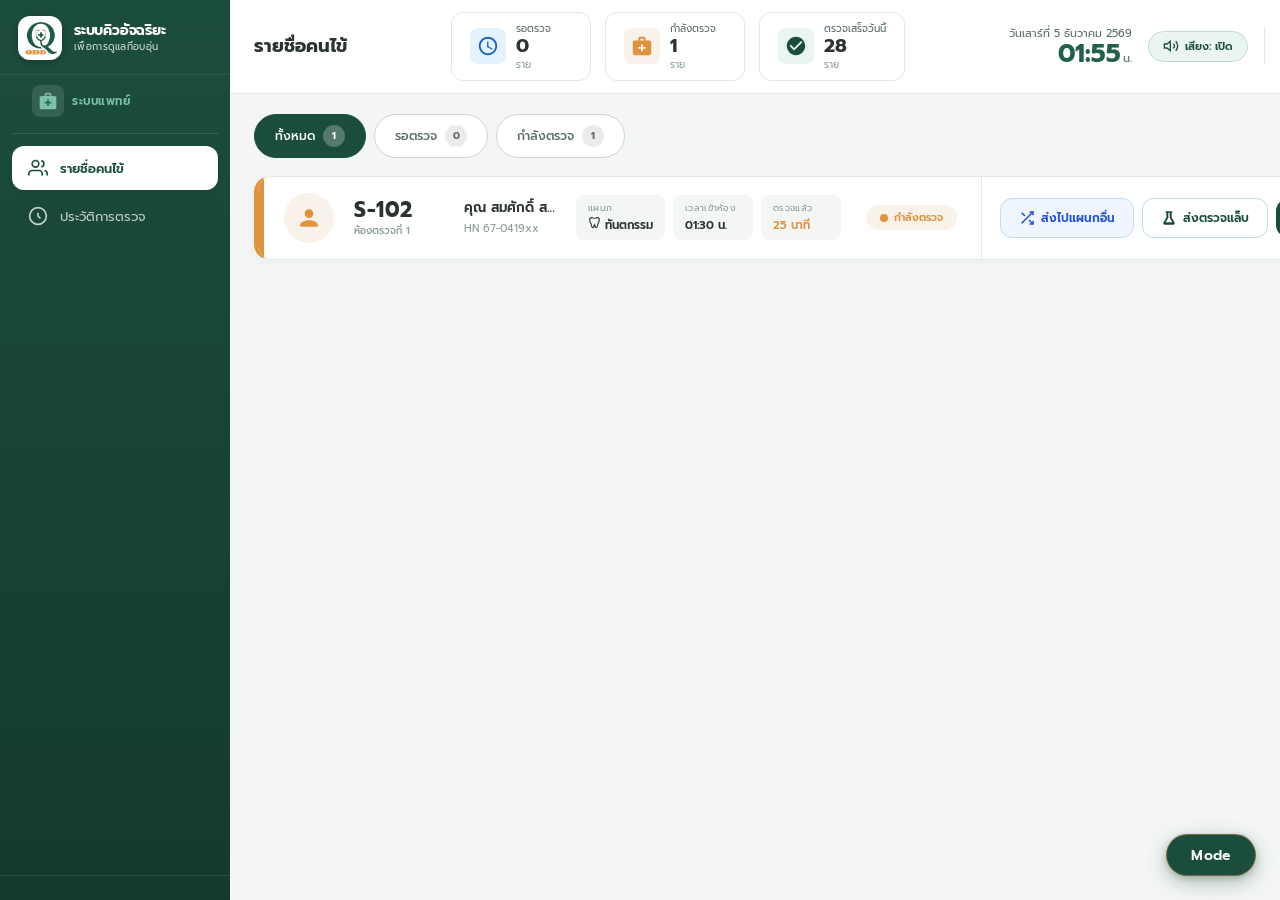
<file: doctor.html>
<!DOCTYPE html>
<html lang="th">
<head>
    <meta charset="UTF-8">
    <meta name="viewport" content="width=1920, initial-scale=1.0">
    <meta name="description" content="ระบบคิวอัจฉริยะ เพื่อการดูแลที่อบอุ่น - ห้องตรวจแพทย์ Doctor Examination Room">
    <title>ระบบคิวอัจฉริยะ เพื่อการดูแลที่อบอุ่น | แพทย์ผู้ตรวจ</title>
    <link rel="preconnect" href="https://fonts.googleapis.com">
    <link rel="preconnect" href="https://fonts.gstatic.com" crossorigin>
    <link href="https://fonts.googleapis.com/css2?family=Prompt:wght@300;400;500;600;700&family=IBM+Plex+Sans+Thai:wght@300;400;500;600;700&display=swap" rel="stylesheet">
    <link rel="stylesheet" href="doctor.css?v=20261018">
    <link rel="stylesheet" href="mode-switcher.css?v=20261018">
</head>
<body>
    <div class="app-layout">
        <!-- ======== SIDEBAR ======== -->
        <aside class="sidebar" id="sidebar">
            <div class="sidebar-logo">
                <div class="doctor-logo-badge">
                    <img src="logo.png" alt="โลโก้ระบบคิว" class="doctor-logo-img">
                </div>
                <div class="doctor-logo-text-group">
                    <span class="logo-text">ระบบคิวอัจฉริยะ</span>
                    <span class="logo-version">เพื่อการดูแลที่อบอุ่น</span>
                </div>
            </div>
            <div class="sidebar-role">
                <div class="role-icon">
                    <svg viewBox="0 0 24 24" fill="currentColor" width="20" height="20"><path d="M20 6h-4V4c0-1.1-.9-2-2-2h-4c-1.1 0-2 .9-2 2v2H4c-1.1 0-2 .9-2 2v12c0 1.1.9 2 2 2h16c1.1 0 2-.9 2-2V8c0-1.1-.9-2-2-2zM10 4h4v2h-4V4zm6 11h-3v3h-2v-3H8v-2h3v-3h2v3h3v2z"/></svg>
                </div>
                <span class="role-label">ระบบแพทย์</span>
            </div>
            <nav class="sidebar-nav">
                <a href="#" class="nav-item active" data-page="patients" id="nav-patients">
                    <svg class="nav-icon" viewBox="0 0 24 24" fill="none" stroke="currentColor" stroke-width="2"><path d="M17 21v-2a4 4 0 00-4-4H5a4 4 0 00-4 4v2"/><circle cx="9" cy="7" r="4"/><path d="M23 21v-2a4 4 0 00-3-3.87"/><path d="M16 3.13a4 4 0 010 7.75"/></svg>
                    <span>รายชื่อคนไข้</span>
                </a>
                <a href="#" class="nav-item" data-page="history" id="nav-history">
                    <svg class="nav-icon" viewBox="0 0 24 24" fill="none" stroke="currentColor" stroke-width="2"><path d="M12 8v4l3 3"/><circle cx="12" cy="12" r="10"/></svg>
                    <span>ประวัติการตรวจ</span>
                </a>
            </nav>
            <div class="sidebar-bottom">
            </div>
        </aside>

        <!-- ======== MAIN CONTENT ======== -->
        <main class="main-content">
            <!-- Top Bar -->
            <header class="top-bar" id="top-bar">
                <div class="top-bar-left">
                    <h1 class="page-title" id="page-title">รายชื่อคนไข้</h1>
                </div>
                <div class="top-bar-stats">
                    <div class="stat-card">
                        <div class="stat-icon stat-waiting">
                            <svg viewBox="0 0 24 24" fill="currentColor" width="22" height="22"><path d="M12 2C6.48 2 2 6.48 2 12s4.48 10 10 10 10-4.48 10-10S17.52 2 12 2zm0 18c-4.42 0-8-3.58-8-8s3.58-8 8-8 8 3.58 8 8-3.58 8-8 8zm.5-13H11v6l5.25 3.15.75-1.23-4.5-2.67z"/></svg>
                        </div>
                        <div class="stat-info">
                            <span class="stat-label">รอตรวจ</span>
                            <span class="stat-value" id="stat-pending">0</span>
                            <span class="stat-unit">ราย</span>
                        </div>
                    </div>
                    <div class="stat-card">
                        <div class="stat-icon stat-examining">
                            <svg viewBox="0 0 24 24" fill="currentColor" width="22" height="22"><path d="M20 6h-4V4c0-1.1-.9-2-2-2h-4c-1.1 0-2 .9-2 2v2H4c-1.1 0-2 .9-2 2v12c0 1.1.9 2 2 2h16c1.1 0 2-.9 2-2V8c0-1.1-.9-2-2-2zM10 4h4v2h-4V4zm6 11h-3v3h-2v-3H8v-2h3v-3h2v3h3v2z"/></svg>
                        </div>
                        <div class="stat-info">
                            <span class="stat-label">กำลังตรวจ</span>
                            <span class="stat-value" id="stat-examining">0</span>
                            <span class="stat-unit">ราย</span>
                        </div>
                    </div>
                    <div class="stat-card">
                        <div class="stat-icon stat-done">
                            <svg viewBox="0 0 24 24" fill="currentColor" width="22" height="22"><path d="M12 2C6.48 2 2 6.48 2 12s4.48 10 10 10 10-4.48 10-10S17.52 2 12 2zm-2 15l-5-5 1.41-1.41L10 14.17l7.59-7.59L19 8l-9 9z"/></svg>
                        </div>
                        <div class="stat-info">
                            <span class="stat-label">ตรวจเสร็จวันนี้</span>
                            <span class="stat-value" id="stat-done">0</span>
                            <span class="stat-unit">ราย</span>
                        </div>
                    </div>
                </div>
                <div class="top-bar-right">
                    <div class="datetime-display">
                        <div class="date-text" id="date-text"></div>
                        <div class="time-display">
                            <span class="time-text" id="time-text">00:00</span>
                            <span class="time-period">น.</span>
                        </div>
                    </div>
                    <button type="button" class="btn-sound-toggle" id="btn-sound-toggle" onclick="toggleSound()" title="เปิด/ปิดเสียงเรียกคิว">
                        <svg class="sound-icon-on" viewBox="0 0 24 24" fill="none" stroke="currentColor" stroke-width="2" width="16" height="16"><polygon points="11 5 6 9 2 9 2 15 6 15 11 19 11 5"/><path d="M19.07 4.93a10 10 0 0 1 0 14.14M15.54 8.46a5 5 0 0 1 0 7.07"/></svg>
                        <svg class="sound-icon-off" style="display:none;" viewBox="0 0 24 24" fill="none" stroke="currentColor" stroke-width="2" width="16" height="16"><polygon points="11 5 6 9 2 9 2 15 6 15 11 19 11 5"/><line x1="23" y1="9" x2="17" y2="15"/><line x1="17" y1="9" x2="23" y2="15"/></svg>
                        <span class="sound-status-text" id="sound-status-text">เสียง: เปิด</span>
                    </button>
                    <div class="user-profile">
                        <div class="user-info">
                            <span class="user-name">นพ. สมชาย รักษาดี</span>
                            <span class="user-role">แพทย์ทันตกรรม</span>
                        </div>
                        <div class="user-avatar doctor">
                            <svg viewBox="0 0 24 24" fill="currentColor"><path d="M12 12c2.21 0 4-1.79 4-4s-1.79-4-4-4-4 1.79-4 4 1.79 4 4 4zm0 2c-2.67 0-8 1.34-8 4v2h16v-2c0-2.66-5.33-4-8-4z"/></svg>
                        </div>
                    </div>
                </div>
            </header>

            <!-- ======== PAGE: PATIENT LIST ======== -->
            <div class="page-content active" id="page-patients">
                <div class="patients-page">
                    <!-- Filter Tabs -->
                    <div class="patient-filters">
                        <button class="filter-tab active" data-filter="all" id="filter-all">
                            ทั้งหมด <span class="filter-count" id="filter-count-all">0</span>
                        </button>
                        <button class="filter-tab" data-filter="waiting" id="filter-waiting">
                            รอตรวจ <span class="filter-count" id="filter-count-waiting">0</span>
                        </button>
                        <button class="filter-tab" data-filter="examining" id="filter-examining">
                            กำลังตรวจ <span class="filter-count" id="filter-count-examining">0</span>
                        </button>
                    </div>

                    <!-- Patient List -->
                    <div class="patient-list" id="patient-list">
                        <!-- Rendered by JS -->
                    </div>

                    <!-- Empty State -->
                    <div class="empty-state" id="empty-state" style="display:none;">
                        <div class="empty-icon">
                            <svg viewBox="0 0 24 24" fill="none" stroke="currentColor" stroke-width="1.5" width="56" height="56"><path d="M17 21v-2a4 4 0 00-4-4H5a4 4 0 00-4 4v2"/><circle cx="9" cy="7" r="4"/><line x1="19" y1="11" x2="19" y2="17"/><line x1="16" y1="14" x2="22" y2="14"/></svg>
                        </div>
                        <h3>ยังไม่มีคนไข้ในห้องตรวจ</h3>
                        <p>เมื่อเจ้าหน้าที่ส่งคนไข้เข้าห้องตรวจ รายชื่อจะแสดงที่นี่</p>
                    </div>
                </div>
            </div>

            <!-- ======== PAGE: HISTORY ======== -->
            <div class="page-content" id="page-history">
                <div class="history-page">
                    <div class="history-filters">
                        <div class="filter-group">
                            <label>ค้นหา</label>
                            <input type="text" class="filter-input" id="search-queue" placeholder="เลขคิว, ชื่อคนไข้...">
                        </div>
                        <div class="history-summary-cards">
                            <div class="summary-card teal">
                                <span class="summary-label">ตรวจเสร็จทั้งหมด</span>
                                <span class="summary-value" id="history-done-count">0</span>
                            </div>
                            <div class="summary-card blue">
                                <span class="summary-label">ส่งแล็บ</span>
                                <span class="summary-value" id="history-lab-count">0</span>
                            </div>
                        </div>
                    </div>
                    <div class="history-table-wrap">
                        <table class="history-table" id="history-table">
                            <thead>
                                <tr>
                                    <th>เวลา</th>
                                    <th>หมายเลขคิว</th>
                                    <th>ชื่อผู้ป่วย</th>
                                    <th>ห้องตรวจ</th>
                                    <th>แผนก</th>
                                    <th>ระยะเวลาตรวจ</th>
                                    <th>สถานะ</th>
                                </tr>
                            </thead>
                            <tbody id="history-tbody">
                            </tbody>
                        </table>
                    </div>
                </div>
            </div>
        </main>
    </div>

    <!-- ======== TRANSFER DEPARTMENT MODAL ======== -->
    <div class="modal-overlay" id="transfer-modal" style="display: none;" onclick="handleModalBackdropClick(event)">
        <div class="modal-dialog transfer-modal-dialog" onclick="event.stopPropagation()">
            <div class="modal-header">
                <div class="modal-header-icon">
                    <svg viewBox="0 0 24 24" fill="none" stroke="currentColor" stroke-width="2"><path d="M16 3h5v5"/><path d="M4 20L21 3"/><path d="M21 16v5h-5"/><path d="M15 15l6 6"/><path d="M4 4l5 5"/></svg>
                </div>
                <div class="modal-header-text">
                    <h3 class="modal-title">ส่งต่อผู้ป่วยไปแผนกอื่น</h3>
                    <p class="modal-subtitle">เลือกแผนกปลายทางที่ต้องการส่งต่อผู้ป่วยเข้ารับการตรวจรักษา</p>
                </div>
                <button type="button" class="modal-close" onclick="closeTransferModal()" title="ปิด">&times;</button>
            </div>

            <div class="modal-body">
                <!-- Patient Summary Card -->
                <div class="transfer-patient-summary" id="transfer-patient-summary">
                    <!-- Populated by JS -->
                </div>

                <!-- Destination Department Selection -->
                <div class="form-section-title">
                    <span>เลือกแผนกปลายทาง</span>
                    <span class="required-mark">*จำเป็น</span>
                </div>
                <div class="dept-selection-grid" id="transfer-dept-grid">
                    <!-- Populated by JS -->
                </div>

                <!-- Reason / Notes -->
                <div class="form-section-title" style="margin-top: 18px;">
                    <span>เหตุผล / รายละเอียดการส่งต่อ</span>
                    <span class="optional-mark">(ระบุหรือไม่ก็ได้)</span>
                </div>
                <div class="quick-tags-container">
                    <button type="button" class="quick-tag" onclick="selectQuickReason('ส่งตรวจเฉพาะทาง')">ส่งตรวจเฉพาะทาง</button>
                    <button type="button" class="quick-tag" onclick="selectQuickReason('ปรึกษาแพทย์เฉพาะทาง')">ปรึกษาแพทย์เฉพาะทาง</button>
                    <button type="button" class="quick-tag" onclick="selectQuickReason('ส่งทำหัตถการ')">ส่งทำหัตถการ</button>
                    <button type="button" class="quick-tag" onclick="selectQuickReason('คนไข้มีอาการเพิ่มเติม')">คนไข้มีอาการเพิ่มเติม</button>
                </div>
                <textarea id="transfer-reason" class="transfer-textarea" placeholder="ระบุเหตุผลการส่งต่อ หรือบันทึกข้อความถึงแผนกปลายทาง..." rows="2"></textarea>
            </div>

            <div class="modal-footer">
                <button type="button" class="btn-modal-secondary" onclick="closeTransferModal()">ยกเลิก</button>
                <button type="button" class="btn-modal-primary" id="btn-confirm-transfer" onclick="confirmTransferDept()" disabled>
                    <svg viewBox="0 0 24 24" fill="none" stroke="currentColor" stroke-width="2" width="16" height="16"><polyline points="20 6 9 17 4 12"/></svg>
                    ยืนยันส่งต่อแผนก
                </button>
            </div>
        </div>
    </div>

    <!-- Toast Container -->
    <div class="toast-container" id="toast-container"></div>

    <!-- Mode Switcher (Floating Button at bottom-right) -->
    <script src="mode-switcher.js?v=20261018"></script>
    <script src="doctor.js?v=20261018"></script>
</body>
</html>
</file>
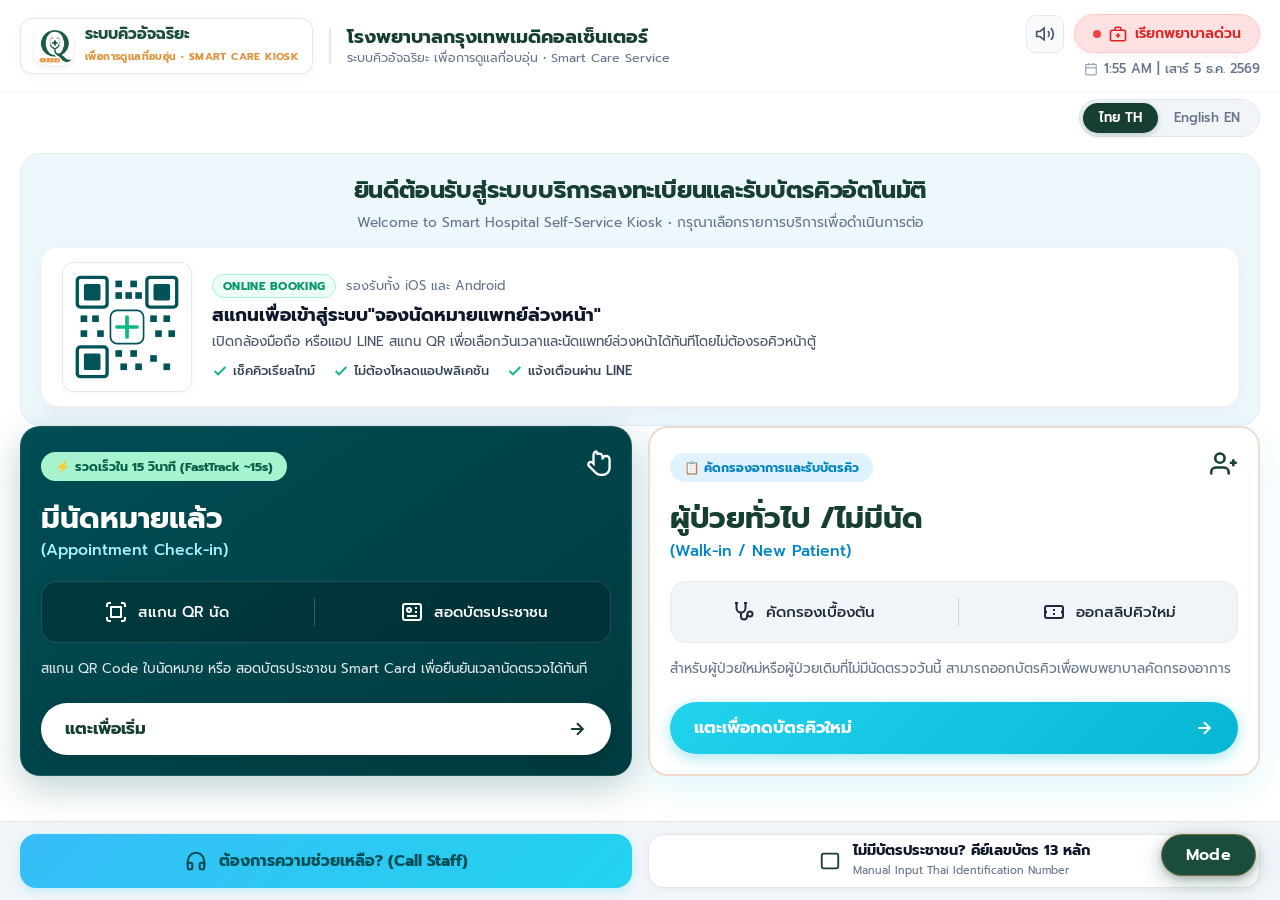
<file: kios.html>
<!DOCTYPE html>
<html lang="th">
<head>
    <meta charset="UTF-8">
    <meta name="viewport" content="width=device-width, initial-scale=1.0">
    <meta name="description" content="ระบบคิวอัจฉริยะ เพื่อการดูแลที่อบอุ่น - Smart Hospital Self-Service Kiosk">
    <title>ระบบคิวอัจฉริยะ เพื่อการดูแลที่อบอุ่น | Smart Hospital Kiosk</title>
    <link rel="preconnect" href="https://fonts.googleapis.com">
    <link rel="preconnect" href="https://fonts.gstatic.com" crossorigin>
    <link href="https://fonts.googleapis.com/css2?family=Prompt:wght@300;400;500;600;700&family=IBM+Plex+Sans+Thai:wght@300;400;500;600;700&display=swap" rel="stylesheet">
    <link rel="stylesheet" href="mode-switcher.css?v=20261018">
    <link rel="stylesheet" href="kios.css?v=20261018">
</head>
<body class="kios-body">
    <div class="kios-screen-container">
        
        <!-- ======== 1. TOP HEADER BAR ======== -->
        <header class="kios-top-bar">
            <!-- Brand Left: Hospital Logo & Name -->
            <div class="kios-brand-left">
                <div class="kios-logo-badge">
                    <div class="badge-icon-cross">
                        <img src="logo.png" alt="โลโก้ระบบคิว" class="kios-logo-img">
                    </div>
                    <div class="badge-text">
                        <strong>ระบบคิวอัจฉริยะ</strong>
                        <small>เพื่อการดูแลที่อบอุ่น • SMART CARE KIOSK</small>
                    </div>
                </div>

                <div class="kios-hosp-divider"></div>

                <div class="kios-hosp-info">
                    <h1 class="hosp-name">โรงพยาบาลกรุงเทพเมดิคอลเซ็นเตอร์</h1>
                    <span class="hosp-sub">ระบบคิวอัจฉริยะ เพื่อการดูแลที่อบอุ่น • Smart Care Service</span>
                </div>
            </div>

            <!-- Header Right: Sound Toggle, Emergency Nurse Call & Live DateTime -->
            <div class="kios-header-right">
                <div class="header-action-buttons">
                    <button type="button" class="btn-kios-sound" onclick="toggleKiosSound()" id="btn-kios-sound" title="เปิด/ปิดเสียง">
                        <svg viewBox="0 0 24 24" fill="none" stroke="currentColor" stroke-width="2" width="20" height="20">
                            <polygon points="11 5 6 9 2 9 2 15 6 15 11 19 11 5"/>
                            <path d="M19.07 4.93a10 10 0 0 1 0 14.14M15.54 8.46a5 5 0 0 1 0 7.07"/>
                        </svg>
                    </button>

                    <button type="button" class="btn-call-nurse-danger" onclick="callNurseAlert()">
                        <span class="pulse-dot"></span>
                        <svg viewBox="0 0 24 24" fill="none" stroke="currentColor" stroke-width="2.2" width="18" height="18">
                            <rect x="2" y="7" width="20" height="14" rx="2" ry="2"/>
                            <path d="M16 7V5a2 2 0 0 0-2-2h-4a2 2 0 0 0-2 2v2"/>
                            <line x1="12" y1="11" x2="12" y2="17"/>
                            <line x1="9" y1="14" x2="15" y2="14"/>
                        </svg>
                        <span>เรียกพยาบาลด่วน</span>
                    </button>
                </div>

                <div class="header-datetime-text">
                    <svg viewBox="0 0 24 24" fill="none" stroke="currentColor" stroke-width="2" width="14" height="14">
                        <rect x="3" y="4" width="18" height="18" rx="2" ry="2"/>
                        <line x1="16" y1="2" x2="16" y2="6"/>
                        <line x1="8" y1="2" x2="8" y2="6"/>
                        <line x1="3" y1="10" x2="21" y2="10"/>
                    </svg>
                    <span id="kios-live-datetime">10:42 AM | จันทร์ 24 พ.ย. 2568</span>
                </div>
            </div>
        </header>

        <!-- ======== 2. SUB-BAR: BACK BUTTON & LANGUAGE SWITCHER ======== -->
        <div class="kios-lang-bar">
            <button type="button" class="btn-subbar-back" id="btn-subbar-back" onclick="showKiosHomeView()" style="display: none;">
                <svg viewBox="0 0 24 24" fill="none" stroke="currentColor" stroke-width="2.4" width="18" height="18">
                    <line x1="19" y1="12" x2="5" y2="12"></line>
                    <polyline points="12 19 5 12 12 5"></polyline>
                </svg>
                <span>ย้อนกลับ (Back)</span>
            </button>
            <div class="lang-switcher-pill">
                <button type="button" class="btn-lang active" onclick="switchLanguage('th')">ไทย TH</button>
                <button type="button" class="btn-lang" onclick="switchLanguage('en')">English EN</button>
            </div>
        </div>

        <!-- ======== 3. MAIN KIOSK CONTENT BODY ======== -->
        <main class="kios-main-content">

            <!-- ================= VIEW 1: HOME SCREEN ================= -->
            <div id="kios-view-home" class="kios-view-content">

                <!-- ---- TOP WELCOME / ONLINE BOOKING BANNER ---- -->
                <section class="kios-welcome-section">
                    <div class="welcome-heading">
                        <h2>ยินดีต้อนรับสู่ระบบบริการลงทะเบียนและรับบัตรคิวอัตโนมัติ</h2>
                        <p>Welcome to Smart Hospital Self-Service Kiosk • กรุณาเลือกรายการบริการเพื่อดำเนินการต่อ</p>
                    </div>

                    <!-- White QR Card Promo -->
                    <div class="qr-online-card" onclick="openQrMobileModal()">
                        <div class="qr-code-box">
                            <!-- Custom Medical QR SVG with decorative corners -->
                            <svg viewBox="0 0 140 140" width="116" height="116" class="kios-qr-svg">
                                <!-- Background -->
                                <rect width="140" height="140" fill="#FFFFFF"/>
                                <!-- Corner Frame Markers -->
                                <rect x="10" y="10" width="36" height="36" rx="4" fill="none" stroke="#005459" stroke-width="4"/>
                                <rect x="18" y="18" width="20" height="20" rx="2" fill="#005459"/>
                                
                                <rect x="94" y="10" width="36" height="36" rx="4" fill="none" stroke="#005459" stroke-width="4"/>
                                <rect x="102" y="18" width="20" height="20" rx="2" fill="#005459"/>
                                
                                <rect x="10" y="94" width="36" height="36" rx="4" fill="none" stroke="#005459" stroke-width="4"/>
                                <rect x="18" y="102" width="20" height="20" rx="2" fill="#005459"/>

                                <!-- QR Pattern Matrix Dots -->
                                <rect x="56" y="14" width="8" height="8" fill="#005459"/>
                                <rect x="74" y="14" width="8" height="8" fill="#005459"/>
                                <rect x="56" y="28" width="8" height="8" fill="#005459"/>
                                <rect x="68" y="28" width="8" height="8" fill="#005459"/>
                                <rect x="80" y="28" width="8" height="8" fill="#005459"/>
                                
                                <rect x="14" y="56" width="8" height="8" fill="#005459"/>
                                <rect x="28" y="56" width="8" height="8" fill="#005459"/>
                                <rect x="14" y="74" width="8" height="8" fill="#005459"/>
                                <rect x="34" y="74" width="8" height="8" fill="#005459"/>

                                <rect x="98" y="56" width="8" height="8" fill="#005459"/>
                                <rect x="114" y="56" width="8" height="8" fill="#005459"/>
                                <rect x="104" y="74" width="8" height="8" fill="#005459"/>
                                <rect x="120" y="74" width="8" height="8" fill="#005459"/>

                                <rect x="56" y="98" width="8" height="8" fill="#005459"/>
                                <rect x="74" y="98" width="8" height="8" fill="#005459"/>
                                <rect x="62" y="114" width="8" height="8" fill="#005459"/>
                                <rect x="80" y="114" width="8" height="8" fill="#005459"/>
                                <rect x="98" y="104" width="8" height="8" fill="#005459"/>
                                <rect x="114" y="114" width="8" height="8" fill="#005459"/>

                                <!-- Center Medical Cross Box -->
                                <rect x="50" y="50" width="40" height="40" rx="8" fill="#FFFFFF" stroke="#005459" stroke-width="2"/>
                                <path d="M70 58v24M58 70h24" stroke="#10B981" stroke-width="4.5" stroke-linecap="round"/>
                            </svg>
                        </div>

                        <div class="qr-info-content">
                            <div class="qr-badge-row">
                                <span class="badge-online-booking">ONLINE BOOKING</span>
                                <span class="badge-platform">รองรับทั้ง iOS และ Android</span>
                            </div>
                            <h3 class="qr-title">สแกนเพื่อเข้าสู่ระบบ"จองนัดหมายแพทย์ล่วงหน้า"</h3>
                            <p class="qr-desc">เปิดกล้องมือถือ หรือแอป LINE สแกน QR เพื่อเลือกวันเวลาและนัดแพทย์ล่วงหน้าได้ทันทีโดยไม่ต้องรอคิวหน้าตู้</p>
                            
                            <div class="qr-features-list">
                                <div class="qr-feature-item">
                                    <svg class="check-icon" viewBox="0 0 24 24" fill="none" stroke="currentColor" stroke-width="3" width="16" height="16"><polyline points="20 6 9 17 4 12"/></svg>
                                    <span>เช็คคิวเรียลไทม์</span>
                                </div>
                                <div class="qr-feature-item">
                                    <svg class="check-icon" viewBox="0 0 24 24" fill="none" stroke="currentColor" stroke-width="3" width="16" height="16"><polyline points="20 6 9 17 4 12"/></svg>
                                    <span>ไม่ต้องโหลดแอปพลิเคชัน</span>
                                </div>
                                <div class="qr-feature-item">
                                    <svg class="check-icon" viewBox="0 0 24 24" fill="none" stroke="currentColor" stroke-width="3" width="16" height="16"><polyline points="20 6 9 17 4 12"/></svg>
                                    <span>แจ้งเตือนผ่าน LINE</span>
                                </div>
                            </div>
                        </div>
                    </div>
                </section>

                <!-- ---- TWO MAIN ACTION CARDS (SIDE BY SIDE) ---- -->
                <section class="kios-actions-grid">
                    
                    <!-- CARD 1: มีนัดหมายแล้ว (Appointment Check-in) -->
                    <div class="kios-card card-appointment" onclick="openAppointmentModal()">
                        <div class="card-top-row">
                            <span class="card-pill fast-track">⚡ รวดเร็วใน 15 วินาที (FastTrack ~15s)</span>
                            <div class="card-top-icon">
                                <!-- Tap Hand Gesture SVG -->
                                <svg viewBox="0 0 24 24" fill="none" stroke="currentColor" stroke-width="2" width="28" height="28">
                                    <path d="M12 2a3 3 0 0 0-3 3v7.5l-.8-.8a2.12 2.12 0 0 0-3 0 2.12 2.12 0 0 0 0 3l5.8 5.8a6 6 0 0 0 4.2 1.7h1.6a6 6 0 0 0 6-6V9a3 3 0 0 0-6 0v-2a3 3 0 0 0-3-3v0a3 3 0 0 0-1.8.6"/>
                                    <path d="M12 2v3"/>
                                </svg>
                            </div>
                        </div>

                        <div class="card-title-group">
                            <h2 class="card-title">มีนัดหมายแล้ว</h2>
                            <span class="card-subtitle">(Appointment Check-in)</span>
                        </div>

                        <!-- Inner Box: QR + Smart Card -->
                        <div class="card-inner-box dark-translucent">
                            <div class="inner-option">
                                <svg viewBox="0 0 24 24" fill="none" stroke="currentColor" stroke-width="2" width="24" height="24">
                                    <path d="M3 7V5a2 2 0 0 1 2-2h2M17 3h2a2 2 0 0 1 2 2v2M21 17v2a2 2 0 0 1-2 2h-2M7 21H5a2 2 0 0 1-2-2v-2"/>
                                    <rect x="7" y="7" width="10" height="10"/>
                                </svg>
                                <span>สแกน QR นัด</span>
                            </div>
                            <div class="inner-divider"></div>
                            <div class="inner-option">
                                <svg viewBox="0 0 24 24" fill="none" stroke="currentColor" stroke-width="2" width="24" height="24">
                                    <rect x="3" y="4" width="18" height="16" rx="2"/>
                                    <circle cx="9" cy="10" r="2"/>
                                    <line x1="15" y1="8" x2="17" y2="8"/>
                                    <line x1="15" y1="12" x2="17" y2="12"/>
                                    <line x1="7" y1="16" x2="17" y2="16"/>
                                </svg>
                                <span>สอดบัตรประชาชน</span>
                            </div>
                        </div>

                        <p class="card-desc">สแกน QR Code ใบนัดหมาย หรือ สอดบัตรประชาชน Smart Card เพื่อยืนยันเวลานัดตรวจได้ทันที</p>

                        <!-- Big Touch Button -->
                        <button type="button" class="btn-card-cta btn-cta-white">
                            <span>แตะเพื่อเริ่ม</span>
                            <svg viewBox="0 0 24 24" fill="none" stroke="currentColor" stroke-width="2.5" width="20" height="20">
                                <line x1="5" y1="12" x2="19" y2="12"/>
                                <polyline points="12 5 19 12 12 19"/>
                            </svg>
                        </button>
                    </div>

                    <!-- CARD 2: ผู้ป่วยทั่วไป /ไม่มีนัด (Walk-in / New Patient) -->
                    <div class="kios-card card-walkin" onclick="showKiosCardView('walkin')">
                        <div class="card-top-row">
                            <span class="card-pill triage-badge">📋 คัดกรองอาการและรับบัตรคิว</span>
                            <div class="card-top-icon teal-icon">
                                <!-- User Add Icon -->
                                <svg viewBox="0 0 24 24" fill="none" stroke="currentColor" stroke-width="2.2" width="28" height="28">
                                    <path d="M16 21v-2a4 4 0 0 0-4-4H5a4 4 0 0 0-4 4v2"/>
                                    <circle cx="8.5" cy="7" r="4"/>
                                    <line x1="20" y1="8" x2="20" y2="14"/>
                                    <line x1="23" y1="11" x2="17" y2="11"/>
                                </svg>
                            </div>
                        </div>

                        <div class="card-title-group">
                            <h2 class="card-title text-teal">ผู้ป่วยทั่วไป /ไม่มีนัด</h2>
                            <span class="card-subtitle text-cyan-dark">(Walk-in / New Patient)</span>
                        </div>

                        <!-- Inner Box: Stethoscope + New Ticket -->
                        <div class="card-inner-box light-tint">
                            <div class="inner-option">
                                <svg viewBox="0 0 24 24" fill="none" stroke="currentColor" stroke-width="2" width="24" height="24">
                                    <path d="M4.5 3v5a4.5 4.5 0 0 0 9 0V3"/>
                                    <path d="M9 12.5v4a3 3 0 0 0 6 0v-2"/>
                                    <circle cx="18" cy="14" r="2.5"/>
                                    <path d="M3 3h3M12 3h3"/>
                                </svg>
                                <span>คัดกรองเบื้องต้น</span>
                            </div>
                            <div class="inner-divider light"></div>
                            <div class="inner-option">
                                <svg viewBox="0 0 24 24" fill="none" stroke="currentColor" stroke-width="2" width="24" height="24">
                                    <rect x="3" y="6" width="18" height="12" rx="2"/>
                                    <path d="M3 10a2 2 0 0 0 2 2 2 2 0 0 0-2 2"/>
                                    <path d="M21 10a2 2 0 0 1-2 2 2 2 0 0 1 2 2"/>
                                    <line x1="12" y1="9" x2="12" y2="15" stroke-dasharray="2 2"/>
                                </svg>
                                <span>ออกสลิปคิวใหม่</span>
                            </div>
                        </div>

                        <p class="card-desc text-muted">สำหรับผู้ป่วยใหม่หรือผู้ป่วยเดิมที่ไม่มีนัดตรวจวันนี้ สามารถออกบัตรคิวเพื่อพบพยาบาลคัดกรองอาการ</p>

                        <!-- Big Touch Button -->
                        <button type="button" class="btn-card-cta btn-cta-cyan" onclick="showKiosCardView('walkin')">
                            <span>แตะเพื่อกดบัตรคิวใหม่</span>
                            <svg viewBox="0 0 24 24" fill="none" stroke="currentColor" stroke-width="2.5" width="20" height="20">
                                <line x1="5" y1="12" x2="19" y2="12"/>
                                <polyline points="12 5 19 12 12 19"/>
                            </svg>
                        </button>
                    </div>

                </section>
            </div>

            <!-- ================= VIEW 2: THAI ID CARD INSERTION SCREEN (IMAGE 1) ================= -->
            <div id="kios-view-id-card" class="kios-view-content" style="display: none;">
                
                <!-- Step Indicator Bar -->
                <div class="kios-step-indicator-bar" id="id-card-step-bar">
                    <div class="step-nav-left" id="id-card-steps-container">
                        <div class="step-pill-item active" id="id-card-pill-1">
                            <span>1. ยืนยันตัวตน</span>
                        </div>
                        <span class="step-separator" id="id-card-sep-1">›</span>
                        <div class="step-pill-item inactive" id="id-card-pill-2">
                            <span id="id-card-step-2-text">2. เลือกประเภทบริการ</span>
                        </div>
                        <span class="step-separator" id="id-card-sep-2">›</span>
                        <div class="step-pill-item inactive" id="id-card-pill-3">
                            <span id="id-card-step-3-text">3. รับบัตรคิว</span>
                        </div>
                    </div>
                    <div class="step-nav-right">
                        <span id="id-card-step-counter">ขั้นตอนที่ 1 จาก 3</span>
                    </div>
                </div>

                <!-- Page Heading -->
                <div class="id-card-view-header">
                    <h2 class="id-view-title">กรุณาเสียบบัตรประจำตัวประชาชน</h2>
                    <p class="id-view-subtitle">เพื่อดึงข้อมูลสิทธิการรักษา และค้นหารอบนัดหมายแพทย์อัตโนมัติ</p>
                </div>

                <!-- Main White Container (2 Columns Grid) -->
                <div class="id-card-main-panel">
                    
                    <!-- Left Column: Thai ID Card & Slot Indicator -->
                    <div class="id-card-slot-box">
                        <!-- Thai National ID Card Component -->
                        <div class="thai-national-id-card" onclick="simulateInsertCard()" title="แตะบัตรเพื่อจำลองการเสียบ">
                            <!-- Card Header -->
                            <div class="id-card-header-row">
                                <div class="id-card-emblem-group">
                                    <div class="id-card-garuda">
                                        <!-- Realistic DOPA Pagoda / Emblem SVG -->
                                        <svg viewBox="0 0 24 24" fill="#005459" width="22" height="22">
                                            <path d="M12 2L4 6v6c0 5.55 3.84 10.74 8 12 4.16-1.26 8-6.45 8-12V6l-8-4zm0 4a3 3 0 1 1 0 6 3 3 0 0 1 0-6zm5 11.2c-1.4 1.4-3.1 2.3-5 2.8-1.9-.5-3.6-1.4-5-2.8v-1.6c0-1.7 3.3-2.6 5-2.6s5 .9 5 2.6v1.6z"/>
                                        </svg>
                                    </div>
                                    <div class="id-card-titles">
                                        <span class="id-card-en-title">THAI NATIONAL ID CARD</span>
                                        <span class="id-card-th-title">บัตรประจำตัวประชาชนไทย</span>
                                    </div>
                                </div>
                                <span class="id-card-smart-badge">SMART CARD</span>
                            </div>

                            <!-- Card Middle: Golden Chip & Identification -->
                            <div class="id-card-body-row">
                                <div class="id-card-chip-col">
                                    <div class="gold-chip">
                                        <div class="chip-circuit-lines">
                                            <span class="chip-l-1"></span>
                                            <span class="chip-l-2"></span>
                                            <span class="chip-l-3"></span>
                                        </div>
                                    </div>
                                    <div class="chip-guide-arrow">
                                        <svg viewBox="0 0 24 24" fill="none" stroke="currentColor" stroke-width="3" width="11" height="11">
                                            <line x1="12" y1="19" x2="12" y2="5"></line>
                                            <polyline points="5 12 12 5 19 12"></polyline>
                                        </svg>
                                        <span>ชิปสีทองหงายขึ้น</span>
                                    </div>
                                </div>

                                <div class="id-card-info-col">
                                    <div class="id-field-group">
                                        <span class="id-field-label">เลขประจำตัวประชาชน / Identification No.</span>
                                        <span class="id-field-value cid-bold">1 1004 00XXX XX X</span>
                                    </div>
                                    <div class="id-field-group">
                                        <span class="id-field-label">ชื่อ - สกุล / Name - Surname</span>
                                        <span class="id-field-value name-bold">นายแพทย์ / ประชาชนผู้รับบริการ</span>
                                    </div>
                                </div>
                            </div>

                            <!-- Card Footer -->
                            <div class="id-card-footer-row">
                                <span class="id-card-dopa">กรมการปกครอง (DOPA)</span>
                                <span class="id-card-valid">VALID: 2024-2032</span>
                            </div>
                        </div>

                        <!-- Prompt text & Bouncing Arrow -->
                        <div class="slot-arrow-container">
                            <span class="slot-push-text">เสียบบัตรเข้าช่องนี้ (Push Inward)</span>
                            <div class="slot-down-bounce">
                                <svg viewBox="0 0 24 24" fill="none" stroke="currentColor" stroke-width="2.6" width="22" height="22">
                                    <polyline points="6 9 12 15 18 9"></polyline>
                                </svg>
                            </div>
                        </div>

                        <!-- Slot Pill Button -->
                        <button type="button" class="btn-card-slot" onclick="simulateInsertCard()" id="btn-insert-card-slot">
                            <svg viewBox="0 0 24 24" fill="none" stroke="currentColor" stroke-width="2" width="20" height="20">
                                <rect x="3" y="4" width="18" height="16" rx="2"></rect>
                                <line x1="3" y1="10" x2="21" y2="10"></line>
                                <line x1="7" y1="15" x2="7.01" y2="15"></line>
                            </svg>
                            <span>ช่องเสียบบัตรประชาชน</span>
                        </button>
                    </div>

                    <!-- Right Column: 3 Guidelines Steps -->
                    <div class="id-card-instructions-box">
                        <div class="instructions-header">
                            <div class="lightbulb-icon-wrap">
                                <svg viewBox="0 0 24 24" fill="none" stroke="currentColor" stroke-width="2.2" width="22" height="22">
                                    <path d="M9 18h6M10 22h4M12 2a7 7 0 0 0-7 7c0 2.38 1.19 4.47 3 5.74V17a1 1 0 0 0 1 1h6a1 1 0 0 0 1-1v-2.26c1.81-1.27 3-3.36 3-5.74a7 7 0 0 0-7-7z"/>
                                </svg>
                            </div>
                            <h3>คำแนะนำในการเสียบบัตร</h3>
                        </div>

                        <div class="instruction-steps-list">
                            <!-- Step 1 -->
                            <div class="guide-step-item">
                                <div class="guide-step-number">1</div>
                                <div class="guide-step-text">
                                    <h4>หงายด้านชิปสีทองขึ้น</h4>
                                    <p>ตรวจดูให้แน่ใจว่าแถบชิปการ์ดสีทอง หงายขึ้นด้านบนและหันด้านชิปมุ่งตรงเข้าหาตัวเครื่อง</p>
                                </div>
                            </div>

                            <!-- Step 2 -->
                            <div class="guide-step-item">
                                <div class="guide-step-number">2</div>
                                <div class="guide-step-text">
                                    <h4>ดันบัตรเข้าไปจนสุดช่อง</h4>
                                    <p>เสียบบัตรเข้าไปในช่องอ่านจนรู้สึกว่าชนสุดระยะไฟเซ็นเซอร์หน้าช่องจะเริ่มกระพริบ</p>
                                </div>
                            </div>

                            <!-- Step 3 -->
                            <div class="guide-step-item">
                                <div class="guide-step-number">3</div>
                                <div class="guide-step-text">
                                    <h4>รออ่านข้อมูลประมาณ 3 วินาที</h4>
                                    <p>อย่าเพิ่งดึงบัตรออกระบบจะทำการเชื่อมโยงข้อมูลและแสดงชื่อของท่านบนหน้าจออัตโนมัติ</p>
                                </div>
                            </div>
                        </div>
                    </div>
                </div>

                <!-- Bottom Alternate Bar (QR Scan) -->
                <div class="kios-alt-bar" id="id-card-alt-qr" onclick="showKiosQrView()">
                    <div class="alt-bar-left">
                        <div class="alt-qr-icon-box">
                            <svg viewBox="0 0 24 24" fill="none" stroke="currentColor" stroke-width="2.2" width="26" height="26">
                                <path d="M3 7V5a2 2 0 0 1 2-2h2M17 3h2a2 2 0 0 1 2 2v2M21 17v2a2 2 0 0 1-2 2h-2M7 21H5a2 2 0 0 1-2-2v-2"></path>
                                <rect x="7" y="7" width="10" height="10"></rect>
                            </svg>
                        </div>
                        <div class="alt-bar-info">
                            <h4>สแกน QR Code ใบนัดหมาย</h4>
                            <p>เปิดใบนัดจากแอปฯ หมอพร้อม, SMS หรือสลิปกระดาษจากโรงพยาบาล เพื่อดึงข้อมูลนัดหมายทันที</p>
                        </div>
                    </div>
                    <div class="alt-bar-right">
                        <span class="alt-badge-fast">สะดวกรวดเร็ว</span>
                        <button type="button" class="btn-alt-action">
                            <span>สแกน QR Code</span>
                            <svg viewBox="0 0 24 24" fill="none" stroke="currentColor" stroke-width="2.5" width="18" height="18">
                                <polyline points="9 18 15 12 9 6"></polyline>
                            </svg>
                        </button>
                    </div>
                </div>

            </div>

            <!-- ================= VIEW 2.5: CARD SYNCING / NHSO CHECK SCREEN ================= -->
            <div id="kios-view-card-syncing" class="kios-view-content" style="display: none;">
                
                <!-- Step Indicator Bar -->
                <div class="kios-step-indicator-bar">
                    <div class="step-nav-left">
                        <div class="step-pill-item active">
                            <span>1. ยืนยันตัวตน</span>
                        </div>
                        <span class="step-separator">›</span>
                        <div class="step-pill-item inactive">
                            <span>2. เลือกประเภทบริการ</span>
                        </div>
                        <span class="step-separator">›</span>
                        <div class="step-pill-item inactive">
                            <span>3. รับบัตรคิว</span>
                        </div>
                    </div>
                    <div class="step-nav-right">
                        <span>ขั้นตอนที่ 1 จาก 3</span>
                    </div>
                </div>

                <!-- Main White Syncing Panel -->
                <div class="card-syncing-main-card">
                    <!-- Circular Animated Sync Badge -->
                    <div class="syncing-icon-container">
                        <div class="syncing-outer-ring"></div>
                        <div class="syncing-inner-circle">
                            <div class="syncing-card-icon">
                                <svg viewBox="0 0 24 24" fill="none" stroke="#FFFFFF" stroke-width="2" width="28" height="28">
                                    <rect x="3" y="4" width="18" height="16" rx="2"></rect>
                                    <circle cx="12" cy="10" r="3"></circle>
                                    <path d="M7 17a5 5 0 0 1 10 0"></path>
                                </svg>
                            </div>
                            <span class="syncing-badge-text">SYNCING</span>
                        </div>
                    </div>

                    <!-- Headings -->
                    <h2 class="syncing-title">ระบบกำลังตรวจสอบข้อมูลของท่าน</h2>
                    <p class="syncing-subtitle">
                        กรุณารอสักครู่ ระบบกำลังเชื่อมต่อฐานข้อมูลผู้ป่วยโรงพยาบาลและตรวจ<br>
                        สอบสิทธิการรักษาพยาบาล (สปสช. / สิทธิบัตร)
                    </p>

                    <!-- Processing Time Pill -->
                    <div class="syncing-time-pill">
                        <svg viewBox="0 0 24 24" fill="none" stroke="currentColor" stroke-width="2.2" width="16" height="16">
                            <circle cx="12" cy="12" r="10"></circle>
                            <polyline points="12 6 12 12 16 14"></polyline>
                        </svg>
                        <span>ระยะเวลาประมวลผล: ประมาณ 2 - 3 วินาที</span>
                    </div>

                    <!-- Progress Bar -->
                    <div class="syncing-progress-track">
                        <div class="syncing-progress-bar" id="syncing-progress-bar"></div>
                    </div>

                    <!-- Checklist Cards (2 items) -->
                    <div class="syncing-checklist">
                        <!-- Item 1: Smart Card Read -->
                        <div class="syncing-check-item item-success">
                            <div class="check-item-left">
                                <div class="check-icon-circle green-check">
                                    <svg viewBox="0 0 24 24" fill="none" stroke="currentColor" stroke-width="3" width="16" height="16">
                                        <polyline points="20 6 9 17 4 12"></polyline>
                                    </svg>
                                </div>
                                <span class="check-item-label">อ่านข้อมูลจากบัตรประชาชน (Smart Card Read)</span>
                            </div>
                            <div class="check-item-badge badge-done">
                                <svg viewBox="0 0 24 24" fill="none" stroke="currentColor" stroke-width="3" width="12" height="12">
                                    <polyline points="20 6 9 17 4 12"></polyline>
                                </svg>
                                <span>สำเร็จแล้ว</span>
                            </div>
                        </div>

                        <!-- Item 2: NHSO / Rights Check -->
                        <div class="syncing-check-item item-processing" id="sync-item-nhso">
                            <div class="check-item-left">
                                <div class="check-icon-circle teal-spin">
                                    <svg viewBox="0 0 24 24" fill="none" stroke="currentColor" stroke-width="2.5" width="16" height="16" class="spin-icon">
                                        <path d="M21.5 2v6h-6M21.34 15.57a10 10 0 1 1-.57-8.38l5.67-5.67"></path>
                                    </svg>
                                </div>
                                <span class="check-item-label">ตรวจสอบสิทธิการรักษาพยาบาล (NHSO / สปสช. & สังกัด)</span>
                            </div>
                            <div class="check-item-badge badge-pending" id="sync-nhso-badge">
                                <span class="pulse-dot">●</span>
                                <span id="sync-nhso-status-text">กำลังตรวจสอบ...</span>
                            </div>
                        </div>
                    </div>
                </div>

                <!-- Warning Notice Box (Red) -->
                <div class="card-syncing-warning-box">
                    <div class="warning-icon-box">
                        <svg viewBox="0 0 24 24" fill="none" stroke="#FFFFFF" stroke-width="2.2" width="22" height="22">
                            <rect x="2" y="5" width="20" height="14" rx="2"></rect>
                            <line x1="2" y1="10" x2="22" y2="10"></line>
                            <line x1="2" y1="2" x2="22" y2="22" stroke-width="2.5"></line>
                        </svg>
                    </div>
                    <div class="warning-text-content">
                        <h4 class="warning-heading">ห้ามดึงบัตรออกเด็ดขาด</h4>
                        <p class="warning-desc">
                            กรุณาเสียบบัตรประชาชนค้างไว้ที่ช่องอ่านบัตร (Smart Card Slot) จนกว่าหน้าจอจะแสดงข้อความว่า <strong>"นำบัตรออกได้"</strong> เพื่อป้องกันข้อมูลสูญหาย
                        </p>
                        <div class="warning-light-status">
                            <span class="blinking-green-dot"></span>
                            <span>ไฟแสดงสถานะช่องอ่านบัตรกำลังกะพริบสีเขียว</span>
                        </div>
                    </div>
                </div>

                <!-- Cancel / Eject Card Button -->
                <div class="card-syncing-action-row">
                    <button type="button" class="btn-cancel-sync" onclick="cancelCardSyncAndEject()">
                        <svg viewBox="0 0 24 24" fill="none" stroke="currentColor" stroke-width="2.5" width="18" height="18">
                            <line x1="18" y1="6" x2="6" y2="18"></line>
                            <line x1="6" y1="6" x2="18" y2="18"></line>
                        </svg>
                        <span>ยกเลิกรายการ / คืนบัตร</span>
                    </button>
                </div>

            </div>

            <!-- ================= VIEW: SERVICE & DEPARTMENT SELECTION (STEP 2 OF 3) ================= -->
            <div id="kios-view-service-selection" class="kios-view-content" style="display: none;">

                <!-- Step Indicator Bar -->
                <div class="kios-step-indicator-bar">
                    <div class="step-nav-left">
                        <div class="step-pill-item inactive">
                            <span>1. ยืนยันตัวตน</span>
                        </div>
                        <span class="step-separator">›</span>
                        <div class="step-pill-item active">
                            <span>2. เลือกประเภทบริการ</span>
                        </div>
                        <span class="step-separator">›</span>
                        <div class="step-pill-item inactive">
                            <span>3. รับบัตรคิว</span>
                        </div>
                    </div>
                    <div class="step-nav-right">
                        <span>ขั้นตอนที่ 2 จาก 3</span>
                    </div>
                </div>

                <!-- Patient Profile Card (with teal accent border) -->
                <div class="service-patient-bar-card">
                    <div class="service-patient-avatar">
                        <svg viewBox="0 0 24 24" fill="none" stroke="#004D54" stroke-width="2" width="28" height="28">
                            <path d="M20 21v-2a4 4 0 0 0-4-4H8a4 4 0 0 0-4 4v2"></path>
                            <circle cx="12" cy="7" r="4"></circle>
                        </svg>
                    </div>
                    <div class="service-patient-info">
                        <div class="patient-name-row">
                            <h2 class="service-patient-name" id="service-patient-name">นายสมชาย ใจดี</h2>
                            <span class="badge-verified-check">
                                <svg viewBox="0 0 24 24" fill="none" stroke="currentColor" stroke-width="3" width="13" height="13">
                                    <polyline points="20 6 9 17 4 12"></polyline>
                                </svg>
                                <span>ผ่านการตรวจสอบสิทธิ์</span>
                            </span>
                        </div>
                        <div class="service-patient-meta">
                            <span><strong>HN:</strong> <span id="service-patient-hn">67-0498124</span></span>
                            <span class="meta-separator">•</span>
                            <span><strong>เลขบัตรประชาชน:</strong> <span id="service-patient-cid">1-1004-00xxx-xx-9</span></span>
                            <span class="meta-separator">•</span>
                            <span><strong>อายุ:</strong> 48 ปี 3 เดือน (สัญชาติไทย)</span>
                        </div>
                    </div>
                </div>

                <!-- Section 1: เลือกสิทธิการรักษาพยาบาล -->
                <div class="service-selection-section">
                    <div class="section-title-wrap">
                        <h3 class="section-main-title">เลือกสิทธิการรักษาพยาบาล</h3>
                        <p class="section-sub-title">กรุณาตรวจสอบหรือแตะเลือกสิทธิการรักษาที่ประสงค์จะใช้บริการในครั้งนี้</p>
                    </div>

                    <div class="rights-card-grid" id="rights-card-grid">
                        <!-- Right Card 1 (Selected default) -->
                        <div class="service-choice-card rights-card selected" onclick="selectServiceRight(this, 'สิทธิประกันสุขภาพถ้วนหน้า (บัตรทอง 30 บาท)')">
                            <div class="card-check-corner">
                                <svg viewBox="0 0 24 24" fill="none" stroke="#FFFFFF" stroke-width="3" width="12" height="12">
                                    <polyline points="20 6 9 17 4 12"></polyline>
                                </svg>
                            </div>
                            <div class="rights-card-top">
                                <div class="rights-icon-box">
                                    <svg viewBox="0 0 24 24" fill="none" stroke="currentColor" stroke-width="2" width="20" height="20">
                                        <path d="M12 22s8-4 8-10V5l-8-3-8 3v7c0 6 8 10 8 10z"></path>
                                        <line x1="12" y1="8" x2="12" y2="14"></line>
                                        <line x1="9" y1="11" x2="15" y2="11"></line>
                                    </svg>
                                </div>
                            </div>
                            <h4 class="rights-title">หลักประกันสุขภาพถ้วนหน้า</h4>
                            <span class="rights-tag">(บัตรทอง 30 บาท)</span>
                            <p class="rights-desc">สิทธิตามฐานข้อมูล สปสช. •รพ.กรุงเทพเมดิคอล</p>
                            <div class="rights-action-link">
                                <svg viewBox="0 0 24 24" fill="none" stroke="currentColor" stroke-width="2.5" width="14" height="14">
                                    <polyline points="20 6 9 17 4 12"></polyline>
                                </svg>
                                <span>เลือกใช้สิทธินี้แล้ว</span>
                            </div>
                        </div>

                        <!-- Right Card 2 -->
                        <div class="service-choice-card rights-card" onclick="selectServiceRight(this, 'สิทธิประกันสังคม (Social Security Scheme)')">
                            <div class="card-check-corner">
                                <svg viewBox="0 0 24 24" fill="none" stroke="#FFFFFF" stroke-width="3" width="12" height="12">
                                    <polyline points="20 6 9 17 4 12"></polyline>
                                </svg>
                            </div>
                            <div class="rights-card-top">
                                <div class="rights-icon-box">
                                    <svg viewBox="0 0 24 24" fill="none" stroke="currentColor" stroke-width="2" width="20" height="20">
                                        <path d="M12 22s8-4 8-10V5l-8-3-8 3v7c0 6 8 10 8 10z"></path>
                                    </svg>
                                </div>
                            </div>
                            <h4 class="rights-title">สิทธิประกันสังคม</h4>
                            <span class="rights-tag">(Social Security Scheme)</span>
                            <p class="rights-desc">ผู้ประกันตน ม.33 / ม.39 / ม.40 ตรวจสอบสถานะส่งเงินสมทบ</p>
                            <div class="rights-action-link">
                                <svg viewBox="0 0 24 24" fill="none" stroke="currentColor" stroke-width="2" width="14" height="14">
                                    <path d="M15 3h4a2 2 0 0 1 2 2v14a2 2 0 0 1-2 2h-4M10 17l5-5-5-5M13.8 12H3"/>
                                </svg>
                                <span>แตะเพื่อเลือกสิทธินี้</span>
                            </div>
                        </div>

                        <!-- Right Card 3 -->
                        <div class="service-choice-card rights-card" onclick="selectServiceRight(this, 'ข้าราชการ / รัฐวิสาหกิจ (CSMBS)')">
                            <div class="card-check-corner">
                                <svg viewBox="0 0 24 24" fill="none" stroke="#FFFFFF" stroke-width="3" width="12" height="12">
                                    <polyline points="20 6 9 17 4 12"></polyline>
                                </svg>
                            </div>
                            <div class="rights-card-top">
                                <div class="rights-icon-box">
                                    <svg viewBox="0 0 24 24" fill="none" stroke="currentColor" stroke-width="2" width="20" height="20">
                                        <path d="M12 22s8-4 8-10V5l-8-3-8 3v7c0 6 8 10 8 10z"></path>
                                    </svg>
                                </div>
                            </div>
                            <h4 class="rights-title">ข้าราชการ / รัฐวิสาหกิจ</h4>
                            <span class="rights-tag">(CSMBS / State Enterprise)</span>
                            <p class="rights-desc">สิทธิเบิกจ่ายตรงกรมบัญชีกลาง ข้าราชการและครอบครัว</p>
                            <div class="rights-action-link">
                                <svg viewBox="0 0 24 24" fill="none" stroke="currentColor" stroke-width="2" width="14" height="14">
                                    <path d="M15 3h4a2 2 0 0 1 2 2v14a2 2 0 0 1-2 2h-4M10 17l5-5-5-5M13.8 12H3"/>
                                </svg>
                                <span>แตะเพื่อเลือกสิทธินี้</span>
                            </div>
                        </div>

                        <!-- Right Card 4 -->
                        <div class="service-choice-card rights-card" onclick="selectServiceRight(this, 'ชำระเงินเอง / ประกันสุขภาพ (Self-Pay)')">
                            <div class="card-check-corner">
                                <svg viewBox="0 0 24 24" fill="none" stroke="#FFFFFF" stroke-width="3" width="12" height="12">
                                    <polyline points="20 6 9 17 4 12"></polyline>
                                </svg>
                            </div>
                            <div class="rights-card-top">
                                <div class="rights-icon-box">
                                    <svg viewBox="0 0 24 24" fill="none" stroke="currentColor" stroke-width="2" width="20" height="20">
                                        <path d="M12 22s8-4 8-10V5l-8-3-8 3v7c0 6 8 10 8 10z"></path>
                                    </svg>
                                </div>
                            </div>
                            <h4 class="rights-title">ชำระเงินเอง / ประกันสุขภาพ</h4>
                            <span class="rights-tag">(Self-Pay / Private Ins.)</span>
                            <p class="rights-desc">ชำระเงินสด, บัตรเครดิต หรือเคลมประกันสุขภาพเอกชน</p>
                            <div class="rights-action-link">
                                <svg viewBox="0 0 24 24" fill="none" stroke="currentColor" stroke-width="2" width="14" height="14">
                                    <path d="M15 3h4a2 2 0 0 1 2 2v14a2 2 0 0 1-2 2h-4M10 17l5-5-5-5M13.8 12H3"/>
                                </svg>
                                <span>แตะเพื่อเลือกสิทธินี้</span>
                            </div>
                        </div>
                    </div>
                </div>

                <!-- Section 2: กรุณาเลือกแผนกที่ต้องการตรวจ -->
                <div class="service-selection-section">
                    <div class="section-title-wrap">
                        <h3 class="section-main-title">กรุณาเลือกแผนกที่ต้องการตรวจ</h3>
                        <p class="section-sub-title">Select primary symptoms or department to generate your consultation queue ticket</p>
                    </div>

                    <div class="dept-select-grid" id="dept-select-grid">
                        <!-- Dept 1: อายุรกรรมทั่วไป (Selected) -->
                        <div class="service-choice-card dept-item-card selected" onclick="selectServiceDept(this, 'อายุรกรรมทั่วไป', 'A')">
                            <div class="card-check-corner">
                                <svg viewBox="0 0 24 24" fill="none" stroke="#FFFFFF" stroke-width="3" width="12" height="12">
                                    <polyline points="20 6 9 17 4 12"></polyline>
                                </svg>
                            </div>
                            <div class="dept-card-icon-wrap teal-bg">
                                <svg viewBox="0 0 24 24" fill="none" stroke="currentColor" stroke-width="2" width="24" height="24">
                                    <path d="M4.5 3v5a4.5 4.5 0 0 0 9 0V3"></path>
                                    <path d="M9 12.5v4a3 3 0 0 0 6 0v-2"></path>
                                    <circle cx="18" cy="14" r="2.5"></circle>
                                    <path d="M3 3h3M12 3h3"></path>
                                </svg>
                            </div>
                            <span class="dept-card-title">อายุรกรรมทั่วไป</span>
                        </div>

                        <!-- Dept 2: กระดูกและข้อ -->
                        <div class="service-choice-card dept-item-card" onclick="selectServiceDept(this, 'กระดูกและข้อ', 'O')">
                            <div class="card-check-corner">
                                <svg viewBox="0 0 24 24" fill="none" stroke="#FFFFFF" stroke-width="3" width="12" height="12">
                                    <polyline points="20 6 9 17 4 12"></polyline>
                                </svg>
                            </div>
                            <div class="dept-card-icon-wrap soft-bg">
                                <svg viewBox="0 0 24 24" fill="none" stroke="currentColor" stroke-width="2" width="24" height="24">
                                    <path d="M17 10c.7-.7 1.6-1 2.5-1a3.5 3.5 0 0 1 0 7c-.9 0-1.8-.3-2.5-1l-10 10c-.7.7-1.6 1-2.5 1a3.5 3.5 0 0 1 0-7c.9 0 1.8.3 2.5 1l10-10z"></path>
                                </svg>
                            </div>
                            <span class="dept-card-title">กระดูกและข้อ</span>
                        </div>

                        <!-- Dept 3: ศัลยกรรมทั่วไป -->
                        <div class="service-choice-card dept-item-card" onclick="selectServiceDept(this, 'ศัลยกรรมทั่วไป', 'S')">
                            <div class="card-check-corner">
                                <svg viewBox="0 0 24 24" fill="none" stroke="#FFFFFF" stroke-width="3" width="12" height="12">
                                    <polyline points="20 6 9 17 4 12"></polyline>
                                </svg>
                            </div>
                            <div class="dept-card-icon-wrap soft-bg">
                                <svg viewBox="0 0 24 24" fill="none" stroke="currentColor" stroke-width="2" width="24" height="24">
                                    <rect x="3" y="9" width="18" height="6" rx="3" transform="rotate(-45 12 12)"></rect>
                                    <line x1="12" y1="9" x2="12" y2="15" transform="rotate(-45 12 12)"></line>
                                </svg>
                            </div>
                            <span class="dept-card-title">ศัลยกรรมทั่วไป</span>
                        </div>

                        <!-- Dept 4: หู คอ จมูก -->
                        <div class="service-choice-card dept-item-card" onclick="selectServiceDept(this, 'หู คอ จมูก', 'E')">
                            <div class="card-check-corner">
                                <svg viewBox="0 0 24 24" fill="none" stroke="#FFFFFF" stroke-width="3" width="12" height="12">
                                    <polyline points="20 6 9 17 4 12"></polyline>
                                </svg>
                            </div>
                            <div class="dept-card-icon-wrap soft-bg">
                                <svg viewBox="0 0 24 24" fill="none" stroke="currentColor" stroke-width="2" width="24" height="24">
                                    <path d="M6 8.5a6.5 6.5 0 1 1 13 0c0 6-6 6-6 10a3.5 3.5 0 1 1-7 0"></path>
                                    <path d="M15 8.5a2.5 2.5 0 0 0-5 0v2a2 2 0 0 0 4 0"></path>
                                </svg>
                            </div>
                            <span class="dept-card-title">หู คอ จมูก</span>
                        </div>

                        <!-- Dept 5: จักษุ (ตา) -->
                        <div class="service-choice-card dept-item-card" onclick="selectServiceDept(this, 'จักษุ (ตา)', 'Y')">
                            <div class="card-check-corner">
                                <svg viewBox="0 0 24 24" fill="none" stroke="#FFFFFF" stroke-width="3" width="12" height="12">
                                    <polyline points="20 6 9 17 4 12"></polyline>
                                </svg>
                            </div>
                            <div class="dept-card-icon-wrap soft-bg">
                                <svg viewBox="0 0 24 24" fill="none" stroke="currentColor" stroke-width="2" width="24" height="24">
                                    <path d="M1 12s4-8 11-8 11 8 11 8-4 8-11 8-11-8-11-8z"></path>
                                    <circle cx="12" cy="12" r="3"></circle>
                                </svg>
                            </div>
                            <span class="dept-card-title">จักษุ (ตา)</span>
                        </div>

                        <!-- Dept 6: ทันตกรรม -->
                        <div class="service-choice-card dept-item-card" onclick="selectServiceDept(this, 'ทันตกรรม', 'D')">
                            <div class="card-check-corner">
                                <svg viewBox="0 0 24 24" fill="none" stroke="#FFFFFF" stroke-width="3" width="12" height="12">
                                    <polyline points="20 6 9 17 4 12"></polyline>
                                </svg>
                            </div>
                            <div class="dept-card-icon-wrap soft-bg">
                                <svg viewBox="0 0 24 24" fill="none" stroke="currentColor" stroke-width="2" width="24" height="24">
                                    <path d="M12 2C8.5 2 6 4 6 7c0 4 1.5 8 2.5 12 .5 2 1.5 3 3.5 3 1.5 0 2-.8 2-2 0 1.2.5 2 2 2 2 0 3-1 3.5-3 1-4 2.5-8 2.5-12 0-3-2.5-5-6-5z"></path>
                                </svg>
                            </div>
                            <span class="dept-card-title">ทันตกรรม</span>
                        </div>
                    </div>
                </div>

                <!-- Section 3: กรุณาเลือกเวลาเข้ารับบริการ -->
                <div class="service-selection-section">
                    <div class="section-title-wrap">
                        <h3 class="section-main-title">กรุณาเลือกเวลาเข้ารับบริการ</h3>
                        <p class="section-sub-title">Select primary symptoms or department to generate your consultation queue ticket</p>
                    </div>

                    <div class="time-slot-grid" id="time-slot-grid">
                        <!-- Slot 1 (Selected default) -->
                        <div class="service-choice-card time-slot-card selected" onclick="selectServiceTime(this, '08:30 - 09:30 น.')">
                            <div class="card-check-corner">
                                <svg viewBox="0 0 24 24" fill="none" stroke="#FFFFFF" stroke-width="3" width="12" height="12">
                                    <polyline points="20 6 9 17 4 12"></polyline>
                                </svg>
                            </div>
                            <div class="slot-header-row">
                                <span class="slot-period-badge dark">รอบเช้า (Morning)</span>
                            </div>
                            <strong class="slot-time-text">08:30 - 09:30 น.</strong>
                        </div>

                        <!-- Slot 2 -->
                        <div class="service-choice-card time-slot-card" onclick="selectServiceTime(this, '09:30 - 10:30 น.')">
                            <div class="card-check-corner">
                                <svg viewBox="0 0 24 24" fill="none" stroke="#FFFFFF" stroke-width="3" width="12" height="12">
                                    <polyline points="20 6 9 17 4 12"></polyline>
                                </svg>
                            </div>
                            <div class="slot-header-row">
                                <span class="slot-period-badge light">รอบเช้า (Morning)</span>
                                <span class="slot-status-dot"></span>
                            </div>
                            <strong class="slot-time-text">09:30 - 10:30 น.</strong>
                        </div>

                        <!-- Slot 3 -->
                        <div class="service-choice-card time-slot-card" onclick="selectServiceTime(this, '10:30 - 11:30 น.')">
                            <div class="card-check-corner">
                                <svg viewBox="0 0 24 24" fill="none" stroke="#FFFFFF" stroke-width="3" width="12" height="12">
                                    <polyline points="20 6 9 17 4 12"></polyline>
                                </svg>
                            </div>
                            <div class="slot-header-row">
                                <span class="slot-period-badge light">รอบสาย (Morning Late)</span>
                                <span class="slot-status-dot"></span>
                            </div>
                            <strong class="slot-time-text">10:30 - 11:30 น.</strong>
                        </div>

                        <!-- Slot 4 -->
                        <div class="service-choice-card time-slot-card" onclick="selectServiceTime(this, '11:30 - 12:30 น.')">
                            <div class="card-check-corner">
                                <svg viewBox="0 0 24 24" fill="none" stroke="#FFFFFF" stroke-width="3" width="12" height="12">
                                    <polyline points="20 6 9 17 4 12"></polyline>
                                </svg>
                            </div>
                            <div class="slot-header-row">
                                <span class="slot-period-badge light">รอบสาย (Morning Late)</span>
                                <span class="slot-status-dot"></span>
                            </div>
                            <strong class="slot-time-text">11:30 - 12:30 น.</strong>
                        </div>

                        <!-- Slot 5 -->
                        <div class="service-choice-card time-slot-card" onclick="selectServiceTime(this, '13:30 - 14:30 น.')">
                            <div class="card-check-corner">
                                <svg viewBox="0 0 24 24" fill="none" stroke="#FFFFFF" stroke-width="3" width="12" height="12">
                                    <polyline points="20 6 9 17 4 12"></polyline>
                                </svg>
                            </div>
                            <div class="slot-header-row">
                                <span class="slot-period-badge light">รอบบ่าย (Afternoon)</span>
                                <span class="slot-status-dot"></span>
                            </div>
                            <strong class="slot-time-text">13:30 - 14:30 น.</strong>
                        </div>

                        <!-- Slot 6 -->
                        <div class="service-choice-card time-slot-card" onclick="selectServiceTime(this, '14:30 - 15:30 น.')">
                            <div class="card-check-corner">
                                <svg viewBox="0 0 24 24" fill="none" stroke="#FFFFFF" stroke-width="3" width="12" height="12">
                                    <polyline points="20 6 9 17 4 12"></polyline>
                                </svg>
                            </div>
                            <div class="slot-header-row">
                                <span class="slot-period-badge light">รอบบ่าย (Afternoon)</span>
                                <span class="slot-status-dot"></span>
                            </div>
                            <strong class="slot-time-text">14:30 - 15:30 น.</strong>
                        </div>

                        <!-- Slot 7 -->
                        <div class="service-choice-card time-slot-card" onclick="selectServiceTime(this, '15:30 - 16:30 น.')">
                            <div class="card-check-corner">
                                <svg viewBox="0 0 24 24" fill="none" stroke="#FFFFFF" stroke-width="3" width="12" height="12">
                                    <polyline points="20 6 9 17 4 12"></polyline>
                                </svg>
                            </div>
                            <div class="slot-header-row">
                                <span class="slot-period-badge light">รอบบ่าย (Afternoon)</span>
                                <span class="slot-status-dot"></span>
                            </div>
                            <strong class="slot-time-text">15:30 - 16:30 น.</strong>
                        </div>
                    </div>
                </div>

                <!-- Confirm & Print Button (Center Action) -->
                <div class="service-action-row">
                    <button type="button" class="btn-confirm-walkin-ticket" onclick="confirmAndPrintWalkinServiceTicket()">
                        <div class="btn-print-left">
                            <svg viewBox="0 0 24 24" fill="none" stroke="currentColor" stroke-width="2.2" width="24" height="24">
                                <polyline points="6 9 6 2 18 2 18 9"></polyline>
                                <path d="M6 18H4a2 2 0 0 1-2-2v-5a2 2 0 0 1 2-2h16a2 2 0 0 1 2 2v5a2 2 0 0 1-2 2h-2"></path>
                                <rect x="6" y="14" width="12" height="8"></rect>
                            </svg>
                        </div>
                        <div class="btn-print-text-wrap">
                            <span class="btn-print-main">ยืนยันข้อมูลและพิมพ์บัตรคิว</span>
                            <span class="btn-print-sub">Confirm & Print Queue Slip</span>
                        </div>
                        <div class="btn-print-arrow">
                            <svg viewBox="0 0 24 24" fill="none" stroke="currentColor" stroke-width="2.5" width="20" height="20">
                                <line x1="5" y1="12" x2="19" y2="12"></line>
                                <polyline points="12 5 19 12 12 19"></polyline>
                            </svg>
                        </div>
                    </button>
                </div>

            </div>

            <!-- ================= VIEW 3: QR CODE SCAN SCREEN (IMAGE 2) ================= -->
            <div id="kios-view-qr" class="kios-view-content" style="display: none;">

                <!-- Step Indicator Bar -->
                <div class="kios-step-indicator-bar">
                    <div class="step-nav-left">
                        <div class="step-pill-item active">
                            <span>1. ยืนยันตัวตน</span>
                        </div>
                        <span class="step-separator">›</span>
                        <div class="step-pill-item inactive">
                            <span>2. รับบัตรคิว</span>
                        </div>
                    </div>
                    <div class="step-nav-right">
                        <span>ขั้นตอนที่ 1 จาก 2</span>
                    </div>
                </div>

                <!-- Page Heading -->
                <div class="qr-view-header">
                    <h2 class="qr-view-title">กรุณาสแกน QR Code ใบนัดหมาย</h2>
                    <p class="qr-view-subtitle">เปิดจากหน้าจอมือถือ (แอปฯ หมอพร้อม / SMS) หรือแสดง สลิปใบนัดกระดาษ ที่ได้รับจากโรงพยาบาล</p>
                </div>

                <!-- Main Scanner Card -->
                <div class="qr-scanner-main-panel">
                    <!-- Scanner Box with 4 corners and laser -->
                    <div class="qr-scanner-frame-box" onclick="simulateScanAppointmentQR()" title="แตะเพื่อจำลองการสแกน QR Code">
                        <!-- 4 Corner Brackets -->
                        <div class="scan-bracket corner-tl"></div>
                        <div class="scan-bracket corner-tr"></div>
                        <div class="scan-bracket corner-bl"></div>
                        <div class="scan-bracket corner-br"></div>

                        <!-- Animated Laser Scanner Beam -->
                        <div class="laser-scanner-beam"></div>

                        <!-- Visual Content: Smartphone + Divider + Paper Slip -->
                        <div class="scanner-visual-row">
                            <!-- Left: Smartphone Mockup -->
                            <div class="scanner-phone-mockup">
                                <div class="mockup-speaker"></div>
                                <div class="mockup-screen">
                                    <div class="phone-app-header">
                                        <div class="app-logo-badge">
                                            <span class="cross-icon">✚</span>
                                            <span>หมอพร้อม</span>
                                        </div>
                                        <span class="app-dept-text">คิวพยาบาล</span>
                                    </div>
                                    <div class="phone-qr-box">
                                        <svg viewBox="0 0 100 100" class="mockup-qr-svg">
                                            <rect width="100" height="100" fill="#FFFFFF"/>
                                            <rect x="6" y="6" width="28" height="28" rx="4" fill="none" stroke="#004D54" stroke-width="4"/>
                                            <rect x="12" y="12" width="16" height="16" fill="#004D54"/>
                                            <rect x="66" y="6" width="28" height="28" rx="4" fill="none" stroke="#004D54" stroke-width="4"/>
                                            <rect x="72" y="12" width="16" height="16" fill="#004D54"/>
                                            <rect x="6" y="66" width="28" height="28" rx="4" fill="none" stroke="#004D54" stroke-width="4"/>
                                            <rect x="12" y="72" width="16" height="16" fill="#004D54"/>
                                            <rect x="42" y="12" width="8" height="8" fill="#004D54"/>
                                            <rect x="52" y="24" width="8" height="8" fill="#004D54"/>
                                            <rect x="40" y="40" width="20" height="20" rx="3" fill="#004D54"/>
                                            <rect x="68" y="46" width="8" height="8" fill="#004D54"/>
                                            <rect x="24" y="46" width="8" height="8" fill="#004D54"/>
                                            <rect x="42" y="72" width="8" height="8" fill="#004D54"/>
                                            <rect x="54" y="68" width="8" height="8" fill="#004D54"/>
                                            <rect x="72" y="72" width="8" height="8" fill="#004D54"/>
                                        </svg>
                                    </div>
                                    <div class="phone-patient-info">
                                        <strong>นพ. อานนท์ วิจิตร</strong>
                                        <small>คลินิกอายุรกรรม (MED)</small>
                                    </div>
                                </div>
                            </div>

                            <!-- Middle: Dotted Divider with 'หรือ' -->
                            <div class="scanner-or-divider">
                                <span class="or-dot-line"></span>
                                <div class="or-pill-badge">หรือ</div>
                                <span class="or-dot-line"></span>
                            </div>

                            <!-- Right: Paper Appointment Slip Mockup -->
                            <div class="scanner-slip-mockup">
                                <div class="slip-header-row">
                                    <div class="slip-hosp-icon">
                                        <svg viewBox="0 0 24 24" fill="#00796B" width="14" height="14">
                                            <rect x="3" y="3" width="18" height="18" rx="3" fill="none" stroke="#00796B" stroke-width="2"/>
                                            <path d="M12 7v10M7 12h10" stroke="#00796B" stroke-width="2.5" stroke-linecap="round"/>
                                        </svg>
                                    </div>
                                    <span class="slip-title-text">ใบนัดหมายแพทย์</span>
                                </div>
                                <div class="slip-skeleton-lines">
                                    <span class="sk-line full"></span>
                                    <span class="sk-line med"></span>
                                </div>
                                <div class="slip-qr-box">
                                    <svg viewBox="0 0 70 70" class="slip-qr-svg">
                                        <rect width="70" height="70" fill="#FFFFFF"/>
                                        <rect x="4" y="4" width="20" height="20" fill="none" stroke="#0F172A" stroke-width="3"/>
                                        <rect x="8" y="8" width="12" height="12" fill="#0F172A"/>
                                        <rect x="46" y="4" width="20" height="20" fill="none" stroke="#0F172A" stroke-width="3"/>
                                        <rect x="50" y="8" width="12" height="12" fill="#0F172A"/>
                                        <rect x="4" y="46" width="20" height="20" fill="none" stroke="#0F172A" stroke-width="3"/>
                                        <rect x="8" y="50" width="12" height="12" fill="#0F172A"/>
                                        <rect x="30" y="8" width="6" height="6" fill="#0F172A"/>
                                        <rect x="28" y="28" width="14" height="14" fill="#0F172A"/>
                                        <rect x="48" y="32" width="6" height="6" fill="#0F172A"/>
                                        <rect x="16" y="32" width="6" height="6" fill="#0F172A"/>
                                        <rect x="30" y="52" width="6" height="6" fill="#0F172A"/>
                                        <rect x="50" y="52" width="6" height="6" fill="#0F172A"/>
                                    </svg>
                                </div>
                                <div class="slip-skeleton-lines bottom">
                                    <span class="sk-line full"></span>
                                    <span class="sk-line short"></span>
                                </div>
                                <div class="slip-footer-text">โรงพยาบาลกรุงเทพ</div>
                            </div>
                        </div>
                    </div>

                    <!-- Two Tip Cards (Side-by-side) -->
                    <div class="qr-tips-grid">
                        <!-- Tip 1 -->
                        <div class="qr-tip-card">
                            <div class="tip-icon-box">
                                <svg viewBox="0 0 24 24" fill="none" stroke="currentColor" stroke-width="2.2" width="22" height="22">
                                    <rect x="3" y="6" width="18" height="12" rx="2"></rect>
                                    <line x1="7" y1="6" x2="7" y2="10"></line>
                                    <line x1="11" y1="6" x2="11" y2="9"></line>
                                    <line x1="15" y1="6" x2="15" y2="10"></line>
                                    <line x1="19" y1="6" x2="19" y2="9"></line>
                                </svg>
                            </div>
                            <div class="tip-content">
                                <strong>ระยะห่างที่เหมาะสม</strong>
                                <span>ถือห่างจากกล้องสแกนประมาณ 10 - 15 ซม.</span>
                            </div>
                        </div>

                        <!-- Tip 2 -->
                        <div class="qr-tip-card">
                            <div class="tip-icon-box">
                                <svg viewBox="0 0 24 24" fill="none" stroke="currentColor" stroke-width="2.2" width="22" height="22">
                                    <circle cx="12" cy="12" r="3.5"></circle>
                                    <line x1="12" y1="2" x2="12" y2="5"></line>
                                    <line x1="12" y1="19" x2="12" y2="22"></line>
                                    <line x1="2" y1="12" x2="5" y2="12"></line>
                                    <line x1="19" y1="12" x2="22" y2="12"></line>
                                    <line x1="5" y1="5" x2="7.2" y2="7.2"></line>
                                    <line x1="16.8" y1="16.8" x2="19" y2="19"></line>
                                    <line x1="5" y1="19" x2="7.2" y2="16.8"></line>
                                    <line x1="16.8" y1="7.2" x2="19" y2="5"></line>
                                </svg>
                            </div>
                            <div class="tip-content">
                                <strong>ตำแหน่งหน้าจอหรือกระดาษ</strong>
                                <span>หันตรงกับแสงไฟสีฟ้าของช่องสแกนด้านล่าง</span>
                            </div>
                        </div>
                    </div>
                </div>

                <!-- Divider: กรณีไม่มี QR Code หรือสแกนไม่ติด -->
                <div class="kios-or-divider-bar">
                    <span class="divider-line"></span>
                    <span class="divider-pill-text">กรณีไม่มี QR Code หรือสแกนไม่ติด</span>
                    <span class="divider-line"></span>
                </div>

                <!-- Alternative Action Card: Switch to Thai ID Card -->
                <div class="kios-switch-method-card" onclick="showKiosCardView()">
                    <div class="switch-card-left">
                        <div class="mini-id-card-icon">
                            <div class="mini-chip-gold"></div>
                            <div class="mini-lines-wrap">
                                <span class="mini-line bold"></span>
                                <span class="mini-line thin"></span>
                                <span class="mini-line thin"></span>
                            </div>
                        </div>
                        <div class="switch-card-info">
                            <h4>เปลี่ยนเป็นเสียบบัตรประจำตัวประชาชน</h4>
                            <p>ระบบจะค้นหาประวัตินัดหมายและสิทธิการรักษาจากเลขประจำตัวประชาชน 13 หลักให้อัตโนมัติ</p>
                        </div>
                    </div>
                    <div class="switch-card-right">
                        <span class="badge-senior">แนะนำสำหรับผู้สูงอายุ</span>
                        <button type="button" class="btn-switch-action">
                            <span>เสียบบัตร</span>
                            <svg viewBox="0 0 24 24" fill="none" stroke="currentColor" stroke-width="2.5" width="18" height="18">
                                <polyline points="9 18 15 12 9 6"></polyline>
                            </svg>
                        </button>
                    </div>
                </div>

                <!-- Bottom Call-To-Action Scanning Banner -->
                <div class="kios-scan-instruction-banner" onclick="simulateScanAppointmentQR()" title="แตะเพื่อจำลองการสแกน">
                    <span class="arrow-down-icon">↓</span>
                    <span>กรุณานำ QR Code หรือ มือถือ มาสแกนที่ช่องสแกนด้านล่างเครื่อง (SCAN HERE)</span>
                    <span class="arrow-down-icon">↓</span>
                </div>

            </div>

            <!-- ================= VIEW 4: QR CODE SUCCESS / APPOINTMENT CONFIRMATION (IMAGE 3) ================= -->
            <div id="kios-view-qr-success" class="kios-view-content" style="display: none;">

                <!-- Step Indicator Bar (Top) -->
                <div class="kios-step-indicator-bar">
                    <div class="step-nav-left">
                        <div class="step-pill-item inactive">
                            <span>1. ยืนยันตัวตน</span>
                        </div>
                        <span class="step-separator">›</span>
                        <div class="step-pill-item active">
                            <span>2. รับบัตรคิว</span>
                        </div>
                    </div>
                    <div class="step-nav-right">
                        <span>ขั้นตอนที่ 2 จาก 2</span>
                    </div>
                </div>

                <!-- Top Verification Status Card -->
                <div class="qr-success-status-card">
                    <div class="status-card-left">
                        <div class="success-check-circle">
                            <svg viewBox="0 0 24 24" fill="none" stroke="currentColor" stroke-width="3" width="26" height="26">
                                <polyline points="20 6 9 17 4 12"></polyline>
                            </svg>
                        </div>
                        <div class="status-text-group">
                            <div class="verified-tag-pill">
                                <svg viewBox="0 0 24 24" fill="none" stroke="currentColor" stroke-width="2.5" width="13" height="13">
                                    <circle cx="12" cy="12" r="10"></circle>
                                    <polyline points="12 6 12 12 16 14"></polyline>
                                </svg>
                                <span>ระบบตรวจสอบสิทธิ์และข้อมูลนัดหมายเรียบร้อย • VERIFIED</span>
                            </div>
                            <h2 class="status-success-title" id="qr-success-title">อ่านบัตรประจำตัวประชาชน สำเร็จ</h2>
                            <p class="status-success-desc">ระบบตรวจพบนัดหมายแพทย์ของท่านสำหรับวันนี้ กรุณาตรวจสอบความถูกต้องของข้อมูลก่อนสั่งพิมพ์บัตรคิว</p>
                        </div>
                    </div>

                    <div class="status-card-right">
                        <div class="timestamp-box">
                            <span class="ts-label">บันทึกข้อมูลเมื่อ</span>
                            <strong class="ts-date" id="qr-success-date">18 พ.ค. 2567</strong>
                            <small class="ts-time" id="qr-success-time">08:42:15 น. (Kiosk 04)</small>
                        </div>
                    </div>
                </div>

                <!-- Two-Column Information Grid -->
                <div class="qr-success-grid">
                    
                    <!-- Column 1: Patient Profile -->
                    <div class="qr-info-card patient-card">
                        <div class="card-section-header">
                            <div class="header-title-left">
                                <svg viewBox="0 0 24 24" fill="none" stroke="currentColor" stroke-width="2" width="18" height="18" style="color:var(--kios-teal);">
                                    <path d="M20 21v-2a4 4 0 0 0-4-4H8a4 4 0 0 0-4 4v2"></path>
                                    <circle cx="12" cy="7" r="4"></circle>
                                </svg>
                                <h3>ข้อมูลผู้รับบริการ (PATIENTPROFILE)</h3>
                            </div>
                            <span class="badge-existing-patient">ผู้ป่วยเดิม</span>
                        </div>

                        <div class="patient-name-block">
                            <h2 class="patient-name-th" id="qr-patient-name">คุณวิไลพร เมตตากรุณา</h2>
                            <span class="patient-name-en">Mrs. Wilaiporn Metakaruna</span>
                        </div>

                        <!-- Patient ID Information Table Box -->
                        <div class="patient-id-table-box">
                            <div class="id-table-row">
                                <span class="id-col-label">หมายเลข HN:</span>
                                <strong class="id-col-value text-teal hn-value" id="qr-patient-hn">67-048219x</strong>
                            </div>
                            <div class="id-table-row">
                                <span class="id-col-label">เลขบัตรประจำตัวประชาชน:</span>
                                <strong class="id-col-value" id="qr-patient-cid">1 1004 00xxx xx 9</strong>
                            </div>
                            <div class="id-table-row">
                                <span class="id-col-label">วันเกิด / อายุ:</span>
                                <strong class="id-col-value">14 ม.ค. 2505 (62 ปี)</strong>
                            </div>
                        </div>

                        <!-- Medical Rights Badge Box -->
                        <div class="medical-rights-box">
                            <div class="rights-header-row">
                                <div class="rights-title-group">
                                    <svg viewBox="0 0 24 24" fill="none" stroke="currentColor" stroke-width="2.2" width="18" height="18" style="color:#059669;">
                                        <path d="M12 22s8-4 8-10V5l-8-3-8 3v7c0 6 8 10 8 10z"></path>
                                    </svg>
                                    <strong>สิทธิประกันสุขภาพถ้วนหน้า(บัตรทอง)</strong>
                                </div>
                            </div>
                            <p class="rights-hospital-text">สถานพยาบาลหลัก: โรงพยาบาลกรุงเทพเมดิคอลเซ็นเตอร์</p>
                            <div class="rights-verified-pill">
                                <svg viewBox="0 0 24 24" fill="none" stroke="currentColor" stroke-width="2.5" width="13" height="13">
                                    <polyline points="20 6 9 17 4 12"></polyline>
                                </svg>
                                <span>สิทธิ์พร้อมใช้งานตามนัดหมาย</span>
                            </div>
                        </div>
                    </div>

                    <!-- Column 2: Appointment Details Today -->
                    <div class="qr-info-card appointment-card">
                        <div class="card-section-header">
                            <div class="header-title-left">
                                <svg viewBox="0 0 24 24" fill="none" stroke="currentColor" stroke-width="2" width="18" height="18" style="color:var(--kios-teal);">
                                    <rect x="3" y="4" width="18" height="18" rx="2" ry="2"></rect>
                                    <line x1="16" y1="2" x2="16" y2="6"></line>
                                    <line x1="8" y1="2" x2="8" y2="6"></line>
                                    <line x1="3" y1="10" x2="21" y2="10"></line>
                                </svg>
                                <h3>รายละเอียดนัดหมายวันนี้</h3>
                            </div>
                            <span class="badge-on-time">
                                <span class="dot-green"></span>
                                <span>ตรงเวลานัดหมาย</span>
                            </span>
                        </div>

                        <!-- Appointment Time Highlight Box -->
                        <div class="apt-time-highlight-box">
                            <div class="time-clock-icon">
                                <svg viewBox="0 0 24 24" fill="none" stroke="currentColor" stroke-width="2.2" width="22" height="22">
                                    <circle cx="12" cy="12" r="10"></circle>
                                    <polyline points="12 6 12 12 16 14"></polyline>
                                </svg>
                            </div>
                            <div class="time-text-wrap">
                                <span>เวลานัด:</span>
                                <strong id="qr-apt-time">09:30 น.</strong>
                            </div>
                        </div>

                        <!-- Department & Location Info -->
                        <div class="dept-location-section">
                            <div class="dept-label-row">
                                <svg viewBox="0 0 24 24" fill="none" stroke="currentColor" stroke-width="2" width="16" height="16" style="color:var(--kios-teal);">
                                    <rect x="3" y="3" width="18" height="18" rx="2"></rect>
                                    <path d="M3 9h18M9 21V9"></path>
                                </svg>
                                <span>แผนกคลินิกที่รับตรวจ</span>
                            </div>
                            <h3 class="dept-name-val" id="qr-apt-dept">แผนกอายุรกรรมทั่วไป</h3>
                            <div class="location-building-tag">
                                <svg viewBox="0 0 24 24" fill="none" stroke="currentColor" stroke-width="2" width="14" height="14">
                                    <path d="M12 2a8 8 0 0 0-8 8c0 5.25 8 12 8 12s8-6.75 8-12a8 8 0 0 0-8-8z"></path>
                                    <circle cx="12" cy="10" r="3"></circle>
                                </svg>
                                <span>ชั้น 2 อาคาร 1</span>
                            </div>
                        </div>

                        <!-- Clinical Purpose Box -->
                        <div class="clinical-purpose-box">
                            <div class="purpose-icon">
                                <svg viewBox="0 0 24 24" fill="none" stroke="currentColor" stroke-width="2" width="18" height="18">
                                    <path d="M14 2H6a2 2 0 0 0-2 2v16a2 2 0 0 0 2 2h12a2 2 0 0 0 2-2V8z"></path>
                                    <polyline points="14 2 14 8 20 8"></polyline>
                                    <line x1="16" y1="13" x2="8" y2="13"></line>
                                    <line x1="16" y1="17" x2="8" y2="17"></line>
                                </svg>
                            </div>
                            <div class="purpose-content">
                                <h4>วัตถุประสงค์การนัดตรวจ (Clinical Purpose)</h4>
                                <p>ตรวจติดตามอาการโรคความดันโลหิตและเบาหวาน (Follow-up Checkup) มีคำสั่งเจาะเลือดตรวจค่าน้ำตาลสะสม (HbA1c) และการทำงานของไต</p>
                            </div>
                        </div>
                    </div>

                </div>

                <!-- Big Primary Action Button: พิมพ์บัตรคิว -->
                <div class="qr-print-action-wrap">
                    <button type="button" class="btn-print-kiosk-ticket" onclick="confirmAndPrintQrTicket()">
                        <div class="btn-print-inner">
                            <svg viewBox="0 0 24 24" fill="none" stroke="currentColor" stroke-width="2.2" width="24" height="24">
                                <polyline points="6 9 6 2 18 2 18 9"></polyline>
                                <path d="M6 18H4a2 2 0 0 1-2-2v-5a2 2 0 0 1 2-2h16a2 2 0 0 1 2 2v5a2 2 0 0 1-2 2h-2"></path>
                                <rect x="6" y="14" width="12" height="8"></rect>
                            </svg>
                            <span>พิมพ์บัตรคิว</span>
                            <svg viewBox="0 0 24 24" fill="none" stroke="currentColor" stroke-width="2.6" width="20" height="20">
                                <line x1="5" y1="12" x2="19" y2="12"></line>
                                <polyline points="12 5 19 12 12 19"></polyline>
                            </svg>
                        </div>
                    </button>
                </div>

            </div>

            <!-- ================= VIEW 5: PRINTED TICKET DISPENSER SCREEN (IMAGE 4) ================= -->
            <div id="kios-view-ticket-dispensed" class="kios-view-content" style="display: none;">

                <!-- Step Indicator Bar -->
                <div class="kios-step-indicator-bar" id="ticket-dispensed-step-bar">
                    <div class="step-nav-left" id="ticket-dispensed-steps-left">
                        <div class="step-pill-item inactive">
                            <span>1. ยืนยันตัวตน</span>
                        </div>
                        <span class="step-separator">›</span>
                        <div class="step-pill-item active">
                            <span>2. รับบัตรคิว</span>
                        </div>
                    </div>
                    <div class="step-nav-right">
                        <span id="ticket-dispensed-step-counter">ขั้นตอนที่ 2 จาก 2</span>
                    </div>
                </div>

                <!-- Page Heading -->
                <div class="ticket-dispensed-header">
                    <h2 class="dispensed-title">กรุณารับบัตรคิวที่ช่องด้านล่าง</h2>
                    <p class="dispensed-subtitle">ออกบัตรคิวสำเร็จเรียบร้อย</p>
                </div>

                <!-- Thermal Printer & Dispensing Paper Slip Container -->
                <div class="kiosk-printer-stage">
                    <!-- Black Physical Slot at top -->
                    <div class="printer-slot-mouth">
                        <div class="slot-slit-inner"></div>
                    </div>

                    <!-- Realistic Physical Thermal Paper Ticket Slip -->
                    <div class="thermal-ticket-slip" id="thermal-ticket-slip">
                        <!-- Ticket Header -->
                        <div class="ticket-slip-header">
                            <div class="slip-brand-row">
                                <div class="slip-hosp-logo">
                                    <img src="logo.png" alt="โลโก้ระบบคิว" class="slip-logo-img">
                                </div>
                                <strong class="slip-hospital-title">ระบบคิวอัจฉริยะ</strong>
                            </div>
                            <span class="slip-hospital-sub">เพื่อการดูแลที่อบอุ่น (OPD SMART QUEUE)</span>
                            <span class="slip-print-timestamp" id="dispensed-timestamp">17 ต.ค. 2569 เวลา 10:35 น.</span>
                        </div>

                        <!-- Queue Box (Soft cyan/teal background) -->
                        <div class="ticket-queue-highlight-box">
                            <span class="queue-box-label">หมายเลขคิวของคุณ (YOUR QUEUE)</span>
                            <h1 class="queue-box-number" id="dispensed-queue-number">A003</h1>
                            <div class="queue-dept-pill" id="dispensed-dept-pill">
                                <span>แผนกอายุรกรรม (Internal Medicine)</span>
                            </div>
                        </div>

                        <!-- Detail Rows -->
                        <div class="ticket-info-table">
                            <div class="ticket-info-row">
                                <span class="t-label">ชื่อผู้ป่วย:</span>
                                <strong class="t-value" id="dispensed-patient-name">คุณวิไลพร เมตตากรุณา</strong>
                            </div>
                            <div class="ticket-info-row">
                                <span class="t-label">เลข HN:</span>
                                <strong class="t-value" id="dispensed-patient-hn">HN-689412</strong>
                            </div>
                            <div class="ticket-info-row">
                                <span class="t-label">จุดบริการ:</span>
                                <strong class="t-value" id="dispensed-service-point">ห้องตรวจ 1-3 (อายุรกรรม)</strong>
                            </div>
                            <div class="ticket-info-row">
                                <span class="t-label">สถานที่:</span>
                                <strong class="t-value" id="dispensed-location">ชั้น 2 อาคาร A</strong>
                            </div>
                            <div class="ticket-info-row">
                                <span class="t-label">สิทธิการรักษา:</span>
                                <span class="t-value" id="dispensed-rights">สิทธิประกันสุขภาพถ้วนหน้า (บั...</span>
                            </div>
                            <div class="ticket-info-row">
                                <span class="t-label">รายการนัดเดิม:</span>
                                <span class="t-value" id="dispensed-doctor-note">นัดหมายตรวจกับ นพ. วิจัย เปี่ยมประสิทธิ์ (อายุรแพทย์)</span>
                            </div>
                        </div>

                        <!-- Barcode Graphic -->
                        <div class="ticket-barcode-section">
                            <div class="barcode-lines-graphic">
                                <span class="bc-b w-2"></span><span class="bc-w w-1"></span>
                                <span class="bc-b w-3"></span><span class="bc-w w-2"></span>
                                <span class="bc-b w-1"></span><span class="bc-w w-1"></span>
                                <span class="bc-b w-4"></span><span class="bc-w w-2"></span>
                                <span class="bc-b w-2"></span><span class="bc-w w-1"></span>
                                <span class="bc-b w-3"></span><span class="bc-w w-3"></span>
                                <span class="bc-b w-1"></span><span class="bc-w w-1"></span>
                                <span class="bc-b w-4"></span><span class="bc-w w-2"></span>
                                <span class="bc-b w-2"></span><span class="bc-w w-1"></span>
                                <span class="bc-b w-3"></span><span class="bc-w w-1"></span>
                                <span class="bc-b w-1"></span><span class="bc-w w-2"></span>
                                <span class="bc-b w-4"></span><span class="bc-w w-1"></span>
                                <span class="bc-b w-2"></span><span class="bc-w w-2"></span>
                                <span class="bc-b w-3"></span><span class="bc-w w-1"></span>
                                <span class="bc-b w-1"></span><span class="bc-w w-3"></span>
                                <span class="bc-b w-2"></span><span class="bc-w w-1"></span>
                                <span class="bc-b w-4"></span><span class="bc-w w-2"></span>
                                <span class="bc-b w-2"></span><span class="bc-w w-1"></span>
                            </div>
                            <span class="barcode-text-code" id="dispensed-barcode-text">*Q-A003-680412*</span>
                        </div>

                        <!-- Realtime Mobile QR Box -->
                        <div class="ticket-realtime-qr-box">
                            <div class="ticket-small-qr">
                                <svg viewBox="0 0 50 50" width="38" height="38">
                                    <rect width="50" height="50" fill="#FFFFFF"/>
                                    <rect x="2" y="2" width="16" height="16" fill="none" stroke="#004D54" stroke-width="2.5"/>
                                    <rect x="6" y="6" width="8" height="8" fill="#004D54"/>
                                    <rect x="32" y="2" width="16" height="16" fill="none" stroke="#004D54" stroke-width="2.5"/>
                                    <rect x="36" y="6" width="8" height="8" fill="#004D54"/>
                                    <rect x="2" y="32" width="16" height="16" fill="none" stroke="#004D54" stroke-width="2.5"/>
                                    <rect x="6" y="36" width="8" height="8" fill="#004D54"/>
                                    <rect x="22" y="6" width="4" height="4" fill="#004D54"/>
                                    <rect x="22" y="22" width="8" height="8" fill="#004D54"/>
                                    <rect x="34" y="24" width="4" height="4" fill="#004D54"/>
                                    <rect x="10" y="24" width="4" height="4" fill="#004D54"/>
                                    <rect x="22" y="38" width="4" height="4" fill="#004D54"/>
                                    <rect x="34" y="36" width="6" height="6" fill="#004D54"/>
                                </svg>
                            </div>
                            <div class="ticket-qr-text-group">
                                <strong>สแกน QR Code เพื่อดูคิวแบบเรียลไทม์บนมือถือ</strong>
                                <small>ระบบจะส่งข้อความแจ้งเตือนเมื่อใกล้ถึงคิว</small>
                            </div>
                        </div>

                        <!-- Ticket Footer Notes -->
                        <div class="ticket-slip-footer">
                            <p class="slip-notice-text">*** กรุณารอเรียกคิวตามหมายเลขในบัตรตรวจ ***</p>
                            <span class="slip-thank-text">ขอบพระคุณที่ใช้บริการ</span>
                        </div>
                    </div>
                </div>

                <!-- Done & Return Button / Countdown -->
                <div class="dispensed-action-row">
                    <button type="button" class="btn-ticket-finish" onclick="finishKiosSession()">
                        <span>เสร็จสิ้น / กลับสู่หน้าหลัก (<span id="auto-return-countdown">15</span>s)</span>
                    </button>
                </div>

            </div>
        </main>

        <!-- ======== 4. BOTTOM ASSISTIVE BAR ======== -->
        <footer class="kios-bottom-bar">
            <!-- Left: Call Staff -->
            <button type="button" class="btn-bottom-assist btn-assist-staff" onclick="callNurseAlert()">
                <div class="assist-btn-icon">
                    <svg viewBox="0 0 24 24" fill="none" stroke="currentColor" stroke-width="2.2" width="22" height="22">
                        <path d="M3 18v-6a9 9 0 0 1 18 0v6"/>
                        <path d="M21 19a2 2 0 0 1-2 2h-1a2 2 0 0 1-2-2v-3a2 2 0 0 1 2-2h3zM3 19a2 2 0 0 0 2 2h1a2 2 0 0 0 2-2v-3a2 2 0 0 0-2-2H3z"/>
                    </svg>
                </div>
                <span>ต้องการความช่วยเหลือ? (Call Staff)</span>
            </button>

            <!-- Right: Manual 13-digit Keypad -->
            <button type="button" class="btn-bottom-assist btn-assist-manual" onclick="openManualIdModal()">
                <div class="assist-btn-icon text-teal">
                    <svg viewBox="0 0 24 24" fill="none" stroke="currentColor" stroke-width="2" width="22" height="22">
                        <rect x="3" y="4" width="18" height="16" rx="2"/>
                        <line x1="7" y1="8" x2="7.01" y2="8"/>
                        <line x1="12" y1="8" x2="12.01" y2="8"/>
                        <line x1="17" y1="8" x2="17.01" y2="8"/>
                        <line x1="7" y1="12" x2="7.01" y2="12"/>
                        <line x1="12" y1="12" x2="12.01" y2="12"/>
                        <line x1="17" y1="12" x2="17.01" y2="12"/>
                        <line x1="7" y1="16" x2="7.01" y2="16"/>
                        <line x1="12" y1="16" x2="12.01" y2="16"/>
                        <line x1="17" y1="16" x2="17.01" y2="16"/>
                    </svg>
                </div>
                <div class="assist-manual-text">
                    <strong>ไม่มีบัตรประชาชน? คีย์เลขบัตร 13 หลัก</strong>
                    <small>Manual Input Thai Identification Number</small>
                </div>
            </button>
        </footer>

    </div>

    <!-- ==================== MODAL: APPOINTMENT CHECK-IN ==================== -->
    <div class="kios-modal-overlay" id="modal-appointment-options" style="display:none;" onclick="handleKiosModalBackdrop(event)">
        <div class="kios-modal-card apt-checkin-modal" onclick="event.stopPropagation()">
            <div class="modal-card-header">
                <div class="header-title-wrap">
                    <span class="modal-badge-cyan">มีนัดหมายตรวจวันนี้</span>
                    <h3>กรุณาเลือกวิธียืนยันตัวตน</h3>
                    <p>ระบบจะดึงรอบเวลาและแพทย์ผู้นัดตรวจของท่านอัตโนมัติ</p>
                </div>
                <button type="button" class="btn-close-modal" onclick="closeAppointmentModal()">&times;</button>
            </div>

            <div class="apt-options-grid">
                <!-- Option A: Insert Thai ID Card -->
                <div class="apt-method-card" onclick="startCardCheckin()">
                    <div class="method-icon-circle bg-teal-soft">
                        <svg viewBox="0 0 24 24" fill="none" stroke="currentColor" stroke-width="2" width="36" height="36" style="color:var(--kios-teal);">
                            <rect x="2" y="5" width="20" height="14" rx="2"/>
                            <line x1="2" y1="10" x2="22" y2="10"/>
                        </svg>
                    </div>
                    <h4>สอดบัตรประชาชน</h4>
                    <p>เสียบบัตรประชาชนเข้าช่องอ่านเพื่อค้นหาประวัตินัดหมายทันที</p>
                    <button type="button" class="btn-method-select">เสียบบัตรประชาชน</button>
                </div>

                <!-- Option B: Scan Appointment QR -->
                <div class="apt-method-card" onclick="startQrCheckin()">
                    <div class="method-icon-circle bg-cyan-soft">
                        <svg viewBox="0 0 24 24" fill="none" stroke="currentColor" stroke-width="2" width="36" height="36" style="color:#0284C7;">
                            <path d="M3 7V5a2 2 0 0 1 2-2h2M17 3h2a2 2 0 0 1 2 2v2M21 17v2a2 2 0 0 1-2 2h-2M7 21H5a2 2 0 0 1-2-2v-2"/>
                            <rect x="7" y="7" width="10" height="10"/>
                        </svg>
                    </div>
                    <h4>สแกน QR ใบนัดหมาย</h4>
                    <p>สแกนจากหน้าจอมือถือ (หมอพร้อม, SMS หรือใบนัดกระดาษ)</p>
                    <button type="button" class="btn-method-select btn-cyan">สแกน QR Code</button>
                </div>
            </div>
        </div>
    </div>

    <!-- ==================== MODAL: WALKIN SCREENING / NEW TICKET ==================== -->
    <div class="kios-modal-overlay" id="modal-walkin-screening" style="display:none;" onclick="handleKiosModalBackdrop(event)">
        <div class="kios-modal-card walkin-modal" onclick="event.stopPropagation()">
            <div class="modal-card-header">
                <div class="header-title-wrap">
                    <span class="modal-badge-teal">ผู้ป่วยทั่วไป / ไม่มีนัด</span>
                    <h3>เลือกแผนกที่ต้องการเข้ารับการรักษา</h3>
                    <p>กรุณาแตะเลือกแผนก หรือระบุอาการเพื่อรับบัตรคิวพบพยาบาลคัดกรอง</p>
                </div>
                <button type="button" class="btn-close-modal" onclick="closeWalkinModal()">&times;</button>
            </div>

            <div class="dept-selection-grid">
                <button type="button" class="dept-touch-btn active" onclick="issueWalkinQueue('อายุรกรรม')">
                    <div class="dept-touch-icon med">
                        <svg viewBox="0 0 24 24" fill="none" stroke="currentColor" stroke-width="2" width="30" height="30">
                            <path d="M4.5 3v5a4.5 4.5 0 0 0 9 0V3"/><path d="M9 12.5v4a3 3 0 0 0 6 0v-2"/><circle cx="18" cy="14" r="2.5"/><path d="M3 3h3M12 3h3"/>
                        </svg>
                    </div>
                    <div class="dept-touch-info">
                        <strong>แผนกอายุรกรรม</strong>
                        <span>ตรวจโรคทั่วไป ไข้หวัด ปวดศีรษะ</span>
                    </div>
                </button>

                <button type="button" class="dept-touch-btn" onclick="issueWalkinQueue('ทันตกรรม')">
                    <div class="dept-touch-icon dental">
                        <svg viewBox="0 0 24 24" fill="none" stroke="currentColor" stroke-width="2" width="30" height="30">
                            <path d="M7 3C4.5 3 3 5 3 7.5C3 10.5 4.5 12 5.5 14L7.5 21C8 22 9.5 22 10 21L12 16L14 21C14.5 22 16 22 16.5 21L18.5 14C19.5 12 21 10.5 21 7.5C21 5 19.5 3 17 3C14.5 3 13.5 4.5 12 4.5C10.5 4.5 9.5 3 7 3Z"/>
                        </svg>
                    </div>
                    <div class="dept-touch-info">
                        <strong>แผนกทันตกรรม</strong>
                        <span>ปวดฟัน ขูดหินปูน อุดฟัน ถอนฟัน</span>
                    </div>
                </button>

                <button type="button" class="dept-touch-btn" onclick="issueWalkinQueue('ศัลยกรรม')">
                    <div class="dept-touch-icon surg">
                        <svg viewBox="0 0 24 24" fill="none" stroke="currentColor" stroke-width="2" width="30" height="30">
                            <circle cx="6" cy="6" r="3"/><circle cx="6" cy="18" r="3"/><line x1="20" y1="4" x2="8.12" y2="15.88"/><line x1="14.47" y1="14.48" x2="20" y2="20"/>
                        </svg>
                    </div>
                    <div class="dept-touch-info">
                        <strong>แผนกศัลยกรรม</strong>
                        <span>ตรวจแผล ผ่าตัดเล็ก ไส้ติ่ง ล้างแผล</span>
                    </div>
                </button>

                <button type="button" class="dept-touch-btn" onclick="issueWalkinQueue('กุมารเวชกรรม')">
                    <div class="dept-touch-icon pedia">
                        <svg viewBox="0 0 24 24" fill="none" stroke="currentColor" stroke-width="2" width="30" height="30">
                            <circle cx="12" cy="12" r="9"/><circle cx="9" cy="10" r="1.2" fill="currentColor"/><circle cx="15" cy="10" r="1.2" fill="currentColor"/><path d="M8 15s1.5 2 4 2 4-2 4-2"/><path d="M12 3a2.5 2.5 0 0 1 2 2.5"/>
                        </svg>
                    </div>
                    <div class="dept-touch-info">
                        <strong>แผนกกุมารเวชกรรม</strong>
                        <span>คลินิกเด็ก ฉีดวัคซีน ไข้หวัดเด็ก</span>
                    </div>
                </button>

                <button type="button" class="dept-touch-btn" onclick="issueWalkinQueue('จักษุวิทยา')">
                    <div class="dept-touch-icon eye">
                        <svg viewBox="0 0 24 24" fill="none" stroke="currentColor" stroke-width="2" width="30" height="30">
                            <path d="M2 12s3.5-7 10-7 10 7 10 7-3.5 7-10 7-10-7-10-7z"/><circle cx="12" cy="12" r="3"/>
                        </svg>
                    </div>
                    <div class="dept-touch-info">
                        <strong>แผนกจักษุวิทยา</strong>
                        <span>ตรวจตา เคืองตา วัดสายตา ต้อกระจก</span>
                    </div>
                </button>

                <button type="button" class="dept-touch-btn" onclick="issueWalkinQueue('กระดูกและข้อ')">
                    <div class="dept-touch-icon ortho">
                        <svg viewBox="0 0 24 24" fill="none" stroke="currentColor" stroke-width="2" width="30" height="30">
                            <path d="M18 10a3 3 0 0 0-3-3l-6 6a3 3 0 1 0 4.24 4.24l6-6A3 3 0 0 0 18 10z"/>
                        </svg>
                    </div>
                    <div class="dept-touch-info">
                        <strong>แผนกกระดูกและข้อ</strong>
                        <span>ปวดข้อ เข่าเสื่อม หลังเคล็ด กระดูกหัก</span>
                    </div>
                </button>
            </div>
        </div>
    </div>

    <!-- ==================== MODAL: READING SMART CARD & TICKET PRINT ==================== -->
    <div class="kios-modal-overlay" id="modal-card-reading" style="display:none;">
        <div class="kios-modal-card">
            <!-- State 1: Reading Spinner -->
            <div id="state-reading-spinner" class="modal-state-content">
                <div class="reading-card-spinner"></div>
                <h3 id="spinner-title">กำลังอ่านข้อมูลชิปการ์ดบัตรประชาชน...</h3>
                <p>กรุณาอย่าดึงบัตรประชาชนออกจากช่องเสียบ</p>
            </div>

            <!-- State 2: Patient Profile Found & Ticket Printed -->
            <div id="state-reading-success" class="modal-state-content" style="display:none;">
                <div class="success-badge-icon">
                    <svg viewBox="0 0 24 24" fill="none" stroke="currentColor" stroke-width="2.5" width="24" height="24"><polyline points="20 6 9 17 4 12"/></svg>
                </div>
                <h3 class="success-title">ออกบัตรคิวสำเร็จเรียบร้อย</h3>
                
                <div class="patient-id-summary">
                    <div class="summary-avatar">
                        <svg viewBox="0 0 24 24" fill="none" stroke="currentColor" stroke-width="2" width="28" height="28" style="color:var(--kios-teal);"><path d="M20 21v-2a4 4 0 0 0-4-4H8a4 4 0 0 0-4 4v2"/><circle cx="12" cy="7" r="4"/></svg>
                    </div>
                    <div class="summary-info">
                        <h4 id="kios-result-name">นาย สมศักดิ์ มั่นคง</h4>
                        <span id="kios-result-cid">เลขบัตร: 1-1004-00123-45-6</span>
                        <span id="kios-result-hn">รหัส HN: HN 67-048123</span>
                        <span class="rights-badge" id="kios-result-rights">สิทธิการรักษา: บัตรทอง (UC) / สิทธิประกันสังคม</span>
                    </div>
                </div>

                <div class="kios-ticket-print-box">
                    <div class="print-ticket-badge">
                        <svg viewBox="0 0 24 24" fill="none" stroke="currentColor" stroke-width="2" width="16" height="16" style="vertical-align:middle;margin-right:4px;"><rect x="3" y="4" width="18" height="16" rx="2"/><line x1="3" y1="10" x2="21" y2="10"/><line x1="7" y1="15" x2="7.01" y2="15"/><line x1="11" y1="15" x2="13" y2="15"/></svg>
                        <span>บัตรคิวอัตโนมัติ (Kiosk Ticket)</span>
                    </div>
                    <div class="print-queue-num" id="kios-print-queue">M-045</div>
                    <div class="print-dept-name" id="kios-print-dept">แผนกอายุรกรรม • คัดกรอง</div>
                    <div class="print-wait-info" id="kios-print-wait">คิวก่อนหน้า: 2 คิว • เวลารอโดยประมาณ 10 นาที</div>
                </div>

                <div class="modal-action-row">
                    <button type="button" class="btn-finish-kios" onclick="finishKiosSession()">
                        <span>เสร็จสิ้นและรับบัตรคิว</span>
                    </button>
                </div>
            </div>
        </div>
    </div>

    <!-- ==================== MODAL: MANUAL THAI ID INPUT KEYPAD ==================== -->
    <div class="kios-modal-overlay" id="modal-manual-id" style="display:none;" onclick="handleKiosModalBackdrop(event)">
        <div class="kios-modal-card manual-modal" onclick="event.stopPropagation()">
            <div class="manual-modal-header">
                <h3>กรอกเลขประจำตัวประชาชน 13 หลัก</h3>
                <button type="button" class="btn-close-manual" onclick="closeManualIdModal()">&times;</button>
            </div>
            <div class="manual-modal-body">
                <div class="id-display-screen" id="id-display-screen">
                    <span id="id-display-text" class="placeholder">กรุณากดหมายเลข 13 หลัก</span>
                </div>

                <!-- Touch Screen Keypad -->
                <div class="kios-keypad-grid">
                    <button type="button" class="keypad-btn" onclick="pressKey('1')">1</button>
                    <button type="button" class="keypad-btn" onclick="pressKey('2')">2</button>
                    <button type="button" class="keypad-btn" onclick="pressKey('3')">3</button>
                    <button type="button" class="keypad-btn" onclick="pressKey('4')">4</button>
                    <button type="button" class="keypad-btn" onclick="pressKey('5')">5</button>
                    <button type="button" class="keypad-btn" onclick="pressKey('6')">6</button>
                    <button type="button" class="keypad-btn" onclick="pressKey('7')">7</button>
                    <button type="button" class="keypad-btn" onclick="pressKey('8')">8</button>
                    <button type="button" class="keypad-btn" onclick="pressKey('9')">9</button>
                    <button type="button" class="keypad-btn clear-btn" onclick="clearKeypad()">ล้าง</button>
                    <button type="button" class="keypad-btn" onclick="pressKey('0')">0</button>
                    <button type="button" class="keypad-btn backspace-btn" onclick="backspaceKey()">⌫</button>
                </div>
 
                <button type="button" class="btn-submit-manual-id" id="btn-submit-manual-id" onclick="submitManualId()">
                    <span>ยืนยันและไปหน้าเลือกประเภทบริการ</span>
                    <svg viewBox="0 0 24 24" fill="none" stroke="currentColor" stroke-width="2.5" width="18" height="18">
                        <line x1="5" y1="12" x2="19" y2="12"></line>
                        <polyline points="12 5 19 12 12 19"></polyline>
                    </svg>
                </button>
            </div>
        </div>
    </div>

    <!-- ==================== MODAL: ONLINE BOOKING QR INFO ==================== -->
    <div class="kios-modal-overlay" id="modal-online-qr" style="display:none;" onclick="handleKiosModalBackdrop(event)">
        <div class="kios-modal-card online-qr-modal" onclick="event.stopPropagation()">
            <div class="modal-card-header">
                <h3>ระบบจองนัดหมายแพทย์ล่วงหน้าออนไลน์</h3>
                <button type="button" class="btn-close-modal" onclick="closeQrMobileModal()">&times;</button>
            </div>
            <div class="online-qr-modal-body">
                <div class="big-qr-container">
                    <svg viewBox="0 0 140 140" width="180" height="180">
                        <rect width="140" height="140" fill="#FFFFFF"/>
                        <rect x="10" y="10" width="36" height="36" rx="4" fill="none" stroke="#005459" stroke-width="4"/>
                        <rect x="18" y="18" width="20" height="20" rx="2" fill="#005459"/>
                        <rect x="94" y="10" width="36" height="36" rx="4" fill="none" stroke="#005459" stroke-width="4"/>
                        <rect x="102" y="18" width="20" height="20" rx="2" fill="#005459"/>
                        <rect x="10" y="94" width="36" height="36" rx="4" fill="none" stroke="#005459" stroke-width="4"/>
                        <rect x="18" y="102" width="20" height="20" rx="2" fill="#005459"/>
                        <rect x="56" y="14" width="8" height="8" fill="#005459"/>
                        <rect x="74" y="14" width="8" height="8" fill="#005459"/>
                        <rect x="56" y="28" width="8" height="8" fill="#005459"/>
                        <rect x="68" y="28" width="8" height="8" fill="#005459"/>
                        <rect x="80" y="28" width="8" height="8" fill="#005459"/>
                        <rect x="50" y="50" width="40" height="40" rx="8" fill="#FFFFFF" stroke="#005459" stroke-width="2"/>
                        <path d="M70 58v24M58 70h24" stroke="#10B981" stroke-width="4.5" stroke-linecap="round"/>
                    </svg>
                </div>
                <h4>สแกนเพื่อเปิดระบบจองคิวบนมือถือ</h4>
                <p>หรือสามารถเปิดระบบจำลองสำหรับผู้ป่วยได้ที่เมนู "ระบบจองคิว ผู้ป่วย"</p>
                <div class="online-modal-actions">
                    <a href="mobile.html" class="btn-go-mobile">เปิดหน้าระบบจองคิวผู้ป่วย (Mobile) ➔</a>
                </div>
            </div>
        </div>
    </div>

    <!-- Kiosk Sound Toast -->
    <div class="kios-toast" id="kios-toast"></div>

    <!-- Mode Switcher (Floating Button at bottom-right) -->
    <script src="mode-switcher.js?v=20261018"></script>
    <script src="kios.js?v=20261018"></script>
</body>
</html>
</file>
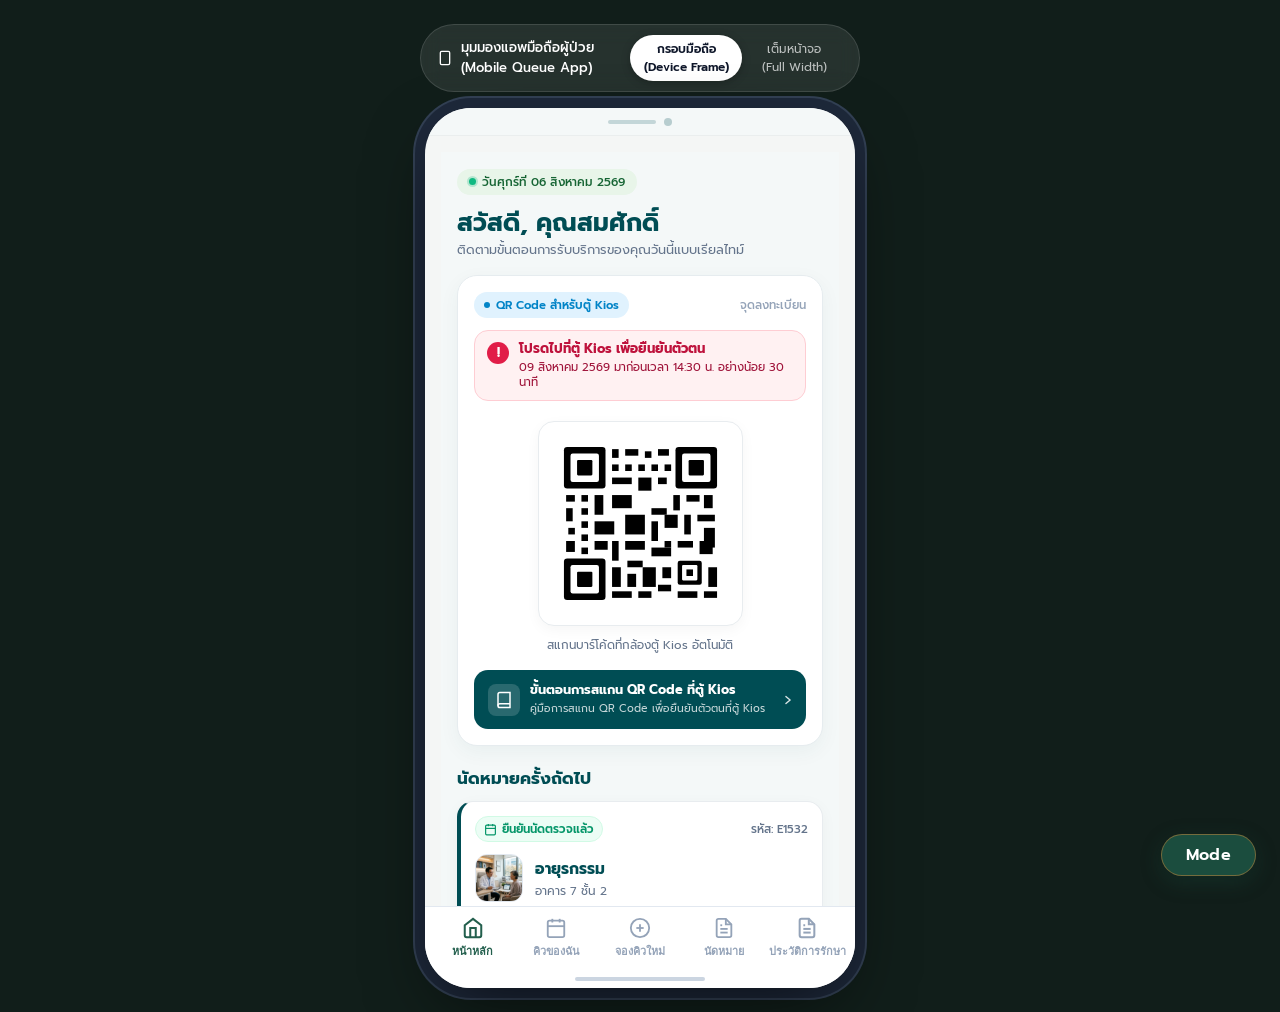
<file: mobile.html>
<!DOCTYPE html>
<html lang="th">
<head>
    <meta charset="UTF-8">
    <meta name="viewport" content="width=device-width, initial-scale=1.0, maximum-scale=1.0, user-scalable=no">
    <meta name="description" content="ระบบคิวอัจฉริยะ เพื่อการดูแลที่อบอุ่น - Smart Hospital Mobile Queue">
    <title>ระบบคิวอัจฉริยะ เพื่อการดูแลที่อบอุ่น | Smart Hospital Mobile</title>
    <link rel="preconnect" href="https://fonts.googleapis.com">
    <link rel="preconnect" href="https://fonts.gstatic.com" crossorigin>
    <link href="https://fonts.googleapis.com/css2?family=Prompt:wght@300;400;500;600;700&family=IBM+Plex+Sans+Thai:wght@300;400;500;600;700&display=swap" rel="stylesheet">
    <link rel="stylesheet" href="mode-switcher.css?v=20261018">
    <link rel="stylesheet" href="mobile.css?v=20261018">
</head>
<body class="mobile-body">
    <!-- Desktop Simulator Frame Toggle Controls (Only shows on wide desktop screens) -->
    <div class="desktop-view-controls" id="desktop-controls">
        <div class="view-control-info">
            <span class="view-device-icon">
                <svg viewBox="0 0 24 24" fill="none" stroke="currentColor" stroke-width="2" width="16" height="16" style="vertical-align:middle;"><rect x="5" y="2" width="14" height="20" rx="2" ry="2"/><line x1="12" y1="18" x2="12.01" y2="18"/></svg>
            </span>
            <span>มุมมองแอพมือถือผู้ป่วย (Mobile Queue App)</span>
        </div>
        <div class="view-toggle-btns">
            <button type="button" class="btn-view-toggle active" id="btn-device-frame" onclick="toggleViewMode('frame')">
                <span>กรอบมือถือ (Device Frame)</span>
            </button>
            <button type="button" class="btn-view-toggle" id="btn-full-width" onclick="toggleViewMode('full')">
                <span>เต็มหน้าจอ (Full Width)</span>
            </button>
        </div>
    </div>

    <!-- Main Mobile Device Wrapper Container -->
    <div class="mobile-outer-container" id="mobile-outer">
        <div class="smartphone-frame home-tab-active" id="smartphone-frame">
            <!-- Smartphone Notch / Dynamic Island Header -->
            <div class="phone-notch-bar">
                <div class="phone-speaker"></div>
                <div class="phone-camera"></div>
            </div>



            <!-- Mobile Scrollable Main Content -->
            <main class="mobile-main-scroll" id="mobile-main-scroll">
                
                <!-- ==================== TAB 0: หน้าหลัก (HOME VIEW FROM IMAGE) ==================== -->
                <section class="mobile-tab-view active" id="view-home">
                    <div class="patient-home-container">
                        
                        <!-- Top Date Pill -->
                        <div class="home-date-pill">
                            <span class="home-green-dot"></span>
                            <span id="home-date-text">วันศุกร์ที่ 06 สิงหาคม 2569</span>
                        </div>

                        <!-- Greeting Title & Subtitle -->
                        <div class="home-greeting-block">
                            <h1 class="home-patient-name" id="home-greeting-name">สวัสดี, คุณสมศักดิ์</h1>
                            <p class="home-patient-sub">ติดตามขั้นตอนการรับบริการของคุณวันนี้แบบเรียลไทม์</p>
                        </div>

                        <!-- Main Card 1: QR Code สำหรับตู้ Kios -->
                        <div class="kiosk-qr-pass-card">
                            <!-- Header Row of Card -->
                            <div class="pass-card-header">
                                <div class="pass-tag-pill">
                                    <span class="pass-dot"></span>
                                    <span>QR Code สำหรับตู้ Kios</span>
                                </div>
                                <span class="pass-sub-text">จุดลงทะเบียน</span>
                            </div>

                            <!-- Alert Notice Box (Pinkish-red) -->
                            <div class="pass-alert-box">
                                <div class="pass-alert-icon">!</div>
                                <div class="pass-alert-text">
                                    <strong class="pass-alert-title">โปรดไปที่ตู้ Kios เพื่อยืนยันตัวตน</strong>
                                    <p class="pass-alert-desc">09 สิงหาคม 2569 มาก่อนเวลา 14:30 น. อย่างน้อย 30 นาที</p>
                                </div>
                            </div>

                            <!-- Big Crisp QR Code Section -->
                            <div class="pass-qr-display-wrap">
                                <div class="pass-qr-white-box">
                                    <!-- Crisp SVG QR Code -->
                                    <svg class="pass-qr-svg" viewBox="0 0 160 160" width="180" height="180">
                                        <rect width="160" height="160" fill="#FFFFFF"/>
                                        <!-- Top-Left Corner -->
                                        <rect x="10" y="10" width="38" height="38" fill="#000000" rx="3"/>
                                        <rect x="16" y="16" width="26" height="26" fill="#FFFFFF" rx="2"/>
                                        <rect x="22" y="22" width="14" height="14" fill="#000000" rx="1"/>
                                        <!-- Top-Right Corner -->
                                        <rect x="112" y="10" width="38" height="38" fill="#000000" rx="3"/>
                                        <rect x="118" y="16" width="26" height="26" fill="#FFFFFF" rx="2"/>
                                        <rect x="124" y="22" width="14" height="14" fill="#000000" rx="1"/>
                                        <!-- Bottom-Left Corner -->
                                        <rect x="10" y="112" width="38" height="38" fill="#000000" rx="3"/>
                                        <rect x="16" y="118" width="26" height="26" fill="#FFFFFF" rx="2"/>
                                        <rect x="22" y="124" width="14" height="14" fill="#000000" rx="1"/>
                                        <!-- Alignment Pattern -->
                                        <rect x="114" y="114" width="22" height="22" fill="#000000" rx="2"/>
                                        <rect x="118" y="118" width="14" height="14" fill="#FFFFFF" rx="1"/>
                                        <rect x="122" y="122" width="6" height="6" fill="#000000"/>
                                        <!-- Timing Patterns -->
                                        <rect x="54" y="26" width="6" height="6" fill="#000000"/>
                                        <rect x="66" y="26" width="6" height="6" fill="#000000"/>
                                        <rect x="78" y="26" width="6" height="6" fill="#000000"/>
                                        <rect x="90" y="26" width="6" height="6" fill="#000000"/>
                                        <rect x="102" y="26" width="6" height="6" fill="#000000"/>
                                        <rect x="26" y="54" width="6" height="6" fill="#000000"/>
                                        <rect x="26" y="66" width="6" height="6" fill="#000000"/>
                                        <rect x="26" y="78" width="6" height="6" fill="#000000"/>
                                        <rect x="26" y="90" width="6" height="6" fill="#000000"/>
                                        <rect x="26" y="102" width="6" height="6" fill="#000000"/>
                                        <!-- Data Blocks -->
                                        <rect x="54" y="12" width="6" height="8" fill="#000000"/>
                                        <rect x="66" y="12" width="12" height="6" fill="#000000"/>
                                        <rect x="84" y="14" width="6" height="6" fill="#000000"/>
                                        <rect x="96" y="12" width="10" height="6" fill="#000000"/>
                                        <rect x="54" y="38" width="18" height="6" fill="#000000"/>
                                        <rect x="78" y="38" width="12" height="12" fill="#000000"/>
                                        <rect x="96" y="38" width="8" height="6" fill="#000000"/>
                                        <rect x="110" y="54" width="6" height="14" fill="#000000"/>
                                        <rect x="122" y="54" width="12" height="6" fill="#000000"/>
                                        <rect x="138" y="54" width="8" height="12" fill="#000000"/>
                                        <rect x="12" y="54" width="8" height="6" fill="#000000"/>
                                        <rect x="12" y="66" width="6" height="12" fill="#000000"/>
                                        <rect x="14" y="84" width="6" height="6" fill="#000000"/>
                                        <rect x="12" y="96" width="8" height="10" fill="#000000"/>
                                        <rect x="38" y="54" width="8" height="18" fill="#000000"/>
                                        <rect x="54" y="54" width="18" height="12" fill="#000000"/>
                                        <rect x="66" y="72" width="18" height="18" fill="#000000"/>
                                        <rect x="90" y="66" width="14" height="6" fill="#000000"/>
                                        <rect x="90" y="78" width="6" height="18" fill="#000000"/>
                                        <rect x="102" y="72" width="12" height="12" fill="#000000"/>
                                        <rect x="120" y="72" width="6" height="18" fill="#000000"/>
                                        <rect x="132" y="72" width="16" height="6" fill="#000000"/>
                                        <rect x="138" y="84" width="10" height="18" fill="#000000"/>
                                        <rect x="38" y="78" width="18" height="12" fill="#000000"/>
                                        <rect x="38" y="96" width="12" height="8" fill="#000000"/>
                                        <rect x="54" y="96" width="6" height="18" fill="#000000"/>
                                        <rect x="66" y="96" width="18" height="8" fill="#000000"/>
                                        <rect x="90" y="102" width="18" height="8" fill="#000000"/>
                                        <rect x="102" y="96" width="6" height="6" fill="#000000"/>
                                        <rect x="114" y="96" width="14" height="6" fill="#000000"/>
                                        <rect x="134" y="96" width="12" height="12" fill="#000000"/>
                                        <rect x="54" y="120" width="8" height="18" fill="#000000"/>
                                        <rect x="68" y="114" width="14" height="6" fill="#000000"/>
                                        <rect x="68" y="126" width="8" height="12" fill="#000000"/>
                                        <rect x="82" y="120" width="12" height="18" fill="#000000"/>
                                        <rect x="100" y="120" width="8" height="10" fill="#000000"/>
                                        <rect x="96" y="136" width="12" height="6" fill="#000000"/>
                                        <rect x="142" y="120" width="8" height="18" fill="#000000"/>
                                        <rect x="114" y="142" width="18" height="6" fill="#000000"/>
                                        <rect x="138" y="142" width="12" height="6" fill="#000000"/>
                                        <rect x="54" y="142" width="18" height="6" fill="#000000"/>
                                        <rect x="78" y="142" width="12" height="6" fill="#000000"/>
                                    </svg>
                                </div>
                                <span class="pass-qr-subtext">สแกนบาร์โค้ดที่กล้องตู้ Kios อัตโนมัติ</span>
                            </div>

                            <!-- Bottom Dark Teal Guide Banner -->
                            <div class="pass-guide-banner" onclick="openKioskGuideModal()">
                                <div class="guide-banner-left">
                                    <div class="guide-icon-pill">
                                        <svg viewBox="0 0 24 24" fill="none" stroke="currentColor" stroke-width="2" width="18" height="18">
                                            <path d="M4 19.5A2.5 2.5 0 0 1 6.5 17H20"/>
                                            <path d="M6.5 2H20v20H6.5A2.5 2.5 0 0 1 4 19.5v-15A2.5 2.5 0 0 1 6.5 2z"/>
                                        </svg>
                                    </div>
                                    <div class="guide-text-wrap">
                                        <strong class="guide-title">ขั้นตอนการสแกน QR Code ที่ตู้ Kios</strong>
                                        <span class="guide-desc">คู่มือการสแกน QR Code เพื่อยืนยันตัวตนที่ตู้ Kios</span>
                                    </div>
                                </div>
                                <div class="guide-chevron">›</div>
                            </div>
                        </div>

                        <!-- Section 2: นัดหมายครั้งถัดไป -->
                        <div class="home-section-wrap">
                            <h3 class="home-section-title">นัดหมายครั้งถัดไป</h3>

                            <div class="next-appt-card">
                                <div class="next-appt-top">
                                    <div class="appt-status-tag">
                                        <svg viewBox="0 0 24 24" fill="none" stroke="currentColor" stroke-width="2.2" width="13" height="13">
                                            <rect x="3" y="4" width="18" height="18" rx="2" ry="2"/>
                                            <line x1="16" y1="2" x2="16" y2="6"/>
                                            <line x1="8" y1="2" x2="8" y2="6"/>
                                            <line x1="3" y1="10" x2="21" y2="10"/>
                                        </svg>
                                        <span>ยืนยันนัดตรวจแล้ว</span>
                                    </div>
                                    <span class="appt-code-label">รหัส: APT-9921</span>
                                </div>

                                <div class="next-appt-doctor-row">
                                    <img src="doctor_consult_thumb.jpg" alt="Doctor" class="next-appt-avatar">
                                    <div class="next-appt-info">
                                        <h4 class="next-appt-dept">อายุรกรรม</h4>
                                        <span class="next-appt-building">อาคาร 7 ชั้น 2</span>
                                    </div>
                                </div>

                                <div class="next-appt-schedule-box">
                                    <div class="schedule-item">
                                        <svg viewBox="0 0 24 24" fill="none" stroke="currentColor" stroke-width="2" width="15" height="15" class="schedule-icon">
                                            <circle cx="12" cy="12" r="10"/>
                                            <polyline points="12 6 12 12 16 14"/>
                                        </svg>
                                        <span>09 สิงหาคม 2569 • 14:30 - 15:30 น.</span>
                                    </div>
                                    <div class="schedule-item">
                                        <svg viewBox="0 0 24 24" fill="none" stroke="currentColor" stroke-width="2" width="15" height="15" class="schedule-icon">
                                            <path d="M21 10c0 7-9 13-9 13s-9-6-9-13a9 9 0 0 1 18 0z"/>
                                            <circle cx="12" cy="10" r="3"/>
                                        </svg>
                                        <span>อาคารเฉลิมพระเกียรติ ชั้น 2 คลินิกอายุรกรรม 02</span>
                                    </div>
                                </div>

                                <div class="next-appt-action-row">
                                    <button type="button" class="btn-view-appt-details" onclick="switchMobileNav('view-appointments')">
                                        <svg viewBox="0 0 24 24" fill="none" stroke="currentColor" stroke-width="2" width="14" height="14" style="vertical-align:middle; margin-right:4px;">
                                            <path d="M3 7V5a2 2 0 0 1 2-2h2M17 3h2a2 2 0 0 1 2 2v2M21 17v2a2 2 0 0 1-2 2h-2M7 21H5a2 2 0 0 1-2-2v-2"></path>
                                            <rect x="7" y="7" width="10" height="10"></rect>
                                        </svg>
                                        <span>ดูใบนัดหมาย (E-Ticket / QR Code)</span>
                                    </button>
                                </div>
                            </div>
                        </div>

                        <!-- Section 3: บริการด่วน (Quick Actions) -->
                        <div class="home-section-wrap">
                            <div class="section-header-row">
                                <h3 class="home-section-title">บริการด่วน (Quick Actions)</h3>
                                <span class="section-hint-text">เลือกใช้งาน</span>
                            </div>

                            <div class="quick-actions-list">
                                <!-- Action 1: นัดหมายการตรวจ -->
                                <div class="quick-action-item" onclick="handleQuickAppointmentAction()">
                                    <div class="quick-icon-wrap teal-bg">
                                        <svg viewBox="0 0 24 24" fill="none" stroke="currentColor" stroke-width="2" width="20" height="20">
                                            <rect x="3" y="4" width="18" height="18" rx="2" ry="2"/>
                                            <line x1="16" y1="2" x2="16" y2="6"/>
                                            <line x1="8" y1="2" x2="8" y2="6"/>
                                            <line x1="3" y1="10" x2="21" y2="10"/>
                                        </svg>
                                    </div>
                                    <div class="quick-content-wrap">
                                        <strong class="quick-title">นัดหมายการตรวจ</strong>
                                        <span class="quick-desc">จองคิวล่วงหน้า / ดูใบนัด</span>
                                    </div>
                                    <div class="quick-arrow">›</div>
                                </div>

                                <!-- Action 2: แผนที่โรงพยาบาล -->
                                <div class="quick-action-item" onclick="openHospitalMapModal()">
                                    <div class="quick-icon-wrap blue-bg">
                                        <svg viewBox="0 0 24 24" fill="none" stroke="currentColor" stroke-width="2" width="20" height="20">
                                            <circle cx="12" cy="12" r="10"/>
                                            <polygon points="16.24 7.76 14.12 14.12 7.76 16.24 9.88 9.88 16.24 7.76"/>
                                        </svg>
                                    </div>
                                    <div class="quick-content-wrap">
                                        <strong class="quick-title">แผนที่โรงพยาบาล</strong>
                                        <span class="quick-desc">นำทางในอาคาร & แผนผัง</span>
                                    </div>
                                    <div class="quick-arrow">›</div>
                                </div>

                                <!-- Action 3: ประวัติการรักษา -->
                                <div class="quick-action-item" onclick="switchMobileNav('view-history')">
                                    <div class="quick-icon-wrap purple-bg">
                                        <svg viewBox="0 0 24 24" fill="none" stroke="currentColor" stroke-width="2" width="20" height="20">
                                            <path d="M14 2H6a2 2 0 0 0-2 2v16a2 2 0 0 0 2 2h12a2 2 0 0 0 2-2V8z"/>
                                            <polyline points="14 2 14 8 20 8"/>
                                            <line x1="16" y1="13" x2="8" y2="13"/>
                                            <line x1="16" y1="17" x2="8" y2="17"/>
                                            <polyline points="10 9 9 9 8 9"/>
                                        </svg>
                                    </div>
                                    <div class="quick-content-wrap">
                                        <strong class="quick-title">ประวัติการรักษา</strong>
                                        <span class="quick-desc">สรุปผลตรวจ & ใบสั่งยา</span>
                                    </div>
                                    <div class="quick-arrow">›</div>
                                </div>
                            </div>
                        </div>

                        <!-- Section 4: ศูนย์ช่วยเหลือและสอบถาม -->
                        <div class="home-support-pill-bar">
                            <div class="support-left-bubble">
                                <svg viewBox="0 0 24 24" fill="none" stroke="currentColor" stroke-width="2" width="18" height="18">
                                    <path d="M12 1a3 3 0 0 0-3 3v8a3 3 0 0 0 6 0V4a3 3 0 0 0-3-3z"/>
                                    <path d="M19 10v2a7 7 0 0 1-14 0v-2"/>
                                    <line x1="12" y1="19" x2="12" y2="23"/>
                                    <line x1="8" y1="23" x2="16" y2="23"/>
                                </svg>
                            </div>
                            <div class="support-text-wrap">
                                <strong class="support-heading">ศูนย์ช่วยเหลือและสอบถาม</strong>
                                <span class="support-tel">โทร 02-555-8900 หรือ ติดต่อเคาน์เตอร์พยาบาล</span>
                            </div>
                            <a href="tel:025558900" class="support-call-btn" title="โทรออก">
                                <svg viewBox="0 0 24 24" fill="none" stroke="currentColor" stroke-width="2.2" width="16" height="16">
                                    <path d="M22 16.92v3a2 2 0 0 1-2.18 2 19.79 19.79 0 0 1-8.63-3.07 19.5 19.5 0 0 1-6-6 19.79 19.79 0 0 1-3.07-8.67A2 2 0 0 1 4.11 2h3a2 2 0 0 1 2 1.72 12.84 12.84 0 0 0 .7 2.81 2 2 0 0 1-.45 2.11L8.09 9.91a16 16 0 0 0 6 6l1.27-1.27a2 2 0 0 1 2.11-.45 12.84 12.84 0 0 0 2.81.7A2 2 0 0 1 22 16.92z"/>
                                </svg>
                            </a>
                        </div>

                    </div>
                </section>

                <!-- TAB 1: ติดตามคิวของฉัน (Live Queue Tracker) -->
                <section class="mobile-tab-view" id="view-my-queue">
                    <!-- Digital e-Ticket (Virtual Queue Card matching Mood Board) -->
                    <div class="eticket-card" id="virtual-ticket">
                        <!-- Mood Board Ticket Header -->
                        <div class="mb-ticket-header">
                            <div class="mb-ticket-tag-group">
                                <span class="mb-ticket-badge">ตั๋วส่วน</span>
                                <div class="mb-ticket-title-wrap">
                                    <span class="mb-ticket-title">ตั๋ว 02</span>
                                    <span class="mb-ticket-sub" id="ticket-status-text">กรุณารอเรียกตรวจ</span>
                                </div>
                            </div>
                            <button type="button" class="btn-ticket-info-circle" onclick="openKioskGuideModal()" title="ข้อมูลคิว">
                                <svg viewBox="0 0 24 24" fill="none" stroke="currentColor" stroke-width="2" width="16" height="16">
                                    <circle cx="12" cy="12" r="10"></circle>
                                    <line x1="12" y1="16" x2="12" y2="12"></line>
                                    <line x1="12" y1="8" x2="12.01" y2="8"></line>
                                </svg>
                            </button>
                        </div>

                        <!-- Mood Board CI Pills -->
                        <div class="mb-ticket-pills-row">
                            <div class="mb-ci-pill pill-green">
                                <svg viewBox="0 0 24 24" fill="none" stroke="currentColor" stroke-width="2" width="14" height="14">
                                    <rect x="3" y="4" width="18" height="18" rx="2" ry="2"/>
                                    <line x1="16" y1="2" x2="16" y2="6"/>
                                    <line x1="8" y1="2" x2="8" y2="6"/>
                                    <line x1="3" y1="10" x2="21" y2="10"/>
                                </svg>
                                <span>การนัดหมายตรงเวลา</span>
                            </div>
                            <div class="mb-ci-pill pill-orange">
                                <svg viewBox="0 0 24 24" fill="none" stroke="currentColor" stroke-width="2" width="14" height="14">
                                    <path d="M22 16.92v3a2 2 0 0 1-2.18 2 19.79 19.79 0 0 1-8.63-3.07 19.5 19.5 0 0 1-6-6 19.79 19.79 0 0 1-3.07-8.67A2 2 0 0 1 4.11 2h3a2 2 0 0 1 2 1.72 12.84 12.84 0 0 0 .7 2.81 2 2 0 0 1-.45 2.11L8.09 9.91a16 16 0 0 0 6 6l1.27-1.27a2 2 0 0 1 2.11-.45 12.84 12.84 0 0 0 2.81.7A2 2 0 0 1 22 16.92z"/>
                                </svg>
                                <span>อันดับคิว: รอตรวจ</span>
                            </div>
                        </div>

                        <!-- 1. Top Status Banner Pill -->
                        <div class="eticket-status-banner" id="ticket-live-status-pill">
                            <span>กำลังรอเรียกเข้าห้องตรวจ</span>
                        </div>

                        <!-- 2. Main Queue & Patient Details -->
                        <div class="eticket-info-section">
                            <div class="eticket-queue-label">หมายเลขคิวของคุณ</div>
                            <div class="eticket-queue-number" id="ticket-queue-num">M-201</div>
                            <div class="eticket-patient-name" id="ticket-patient-name">คุณสมศักดิ์ รักสงบ</div>
                            <div class="eticket-patient-hn" id="ticket-patient-hn">HN - 048123</div>
                        </div>

                        <!-- 3. Perforation Divider with Half-Circle Cutouts (Mood Board Dashed Divider) -->
                        <div class="eticket-perforation-divider">
                            <div class="eticket-notch notch-left"></div>
                            <div class="eticket-dash-line"></div>
                            <div class="eticket-notch notch-right"></div>
                        </div>

                        <!-- 4. Three Metric Summary Boxes -->
                        <div class="eticket-stats-grid">
                            <div class="eticket-stat-box">
                                <span class="eticket-stat-title">คิวก่อนหน้า</span>
                                <strong class="eticket-stat-val val-ahead" id="ticket-queues-ahead">0</strong>
                                <span class="eticket-stat-sub">คิวรอตรวจ</span>
                            </div>
                            <div class="eticket-stat-box">
                                <span class="eticket-stat-title">เวลารอโดยประมาณ</span>
                                <strong class="eticket-stat-val val-time" id="ticket-est-wait">~ 12</strong>
                                <span class="eticket-stat-sub">นาที</span>
                            </div>
                            <div class="eticket-stat-box">
                                <span class="eticket-stat-title">ห้องตรวจเป้าหมาย</span>
                                <strong class="eticket-stat-val val-room" id="ticket-target-room">ห้องตรวจ 1-4</strong>
                                <span class="eticket-stat-sub" id="ticket-doctor-name">อายุรกรรม</span>
                            </div>
                        </div>

                        <!-- 5. Service Stepper (ลำดับขั้นตอนการรับบริการ:) -->
                        <div class="eticket-stepper-section">
                            <div class="eticket-stepper-title">ลำดับขั้นตอนการรับบริการ:</div>
                            <div class="eticket-stepper-timeline" id="stepper-timeline">
                                <div class="eticket-step-item active" id="step-1">
                                    <div class="eticket-step-circle">1</div>
                                    <span class="eticket-step-label">1. คัดกรอง</span>
                                </div>
                                <div class="eticket-step-line" id="line-1"></div>
                                <div class="eticket-step-item" id="step-2">
                                    <div class="eticket-step-circle">2</div>
                                    <span class="eticket-step-label">2. ตรวจแล็บ</span>
                                </div>
                                <div class="eticket-step-line" id="line-2"></div>
                                <div class="eticket-step-item" id="step-3">
                                    <div class="eticket-step-circle">3</div>
                                    <span class="eticket-step-label">3. รอหน้าห้อง</span>
                                </div>
                                <div class="eticket-step-line" id="line-3"></div>
                                <div class="eticket-step-item" id="step-4">
                                    <div class="eticket-step-circle">4</div>
                                    <span class="eticket-step-label">4. พบแพทย์</span>
                                </div>
                                <div class="eticket-step-line" id="line-4"></div>
                                <div class="eticket-step-item" id="step-5">
                                    <div class="eticket-step-circle">5</div>
                                    <span class="eticket-step-label">5. รับยา</span>
                                </div>
                            </div>
                        </div>
                    </div>

                    <!-- Mood Board Secondary Orange CTA: สแกนคิว -->
                    <div class="mb-scan-action-wrap">
                        <button type="button" class="btn-mb-scan-queue" onclick="openKioskGuideModal()">
                            <svg viewBox="0 0 24 24" fill="none" stroke="currentColor" stroke-width="2.2" width="20" height="20">
                                <path d="M3 7V5a2 2 0 0 1 2-2h2M17 3h2a2 2 0 0 1 2 2v2M21 17v2a2 2 0 0 1-2 2h-2M7 21H5a2 2 0 0 1-2-2v-2"></path>
                                <rect x="7" y="7" width="10" height="10"></rect>
                            </svg>
                            <span>สแกนคิว</span>
                        </button>
                    </div>

                        <!-- บริการอำนวยความสะดวก Section (2 items exactly matching screenshot) -->
                        <div class="appt-services-section myqueue-services-section">
                            <h4 class="appt-services-title">บริการอำนวยความสะดวก</h4>
                            <div class="appt-services-list">
                                <!-- Item 1: แผนที่ไปโรงพยาบาล & อาคารตรวจ -->
                                <div class="appt-service-card" onclick="openHospitalMapModal()">
                                    <div class="service-card-left">
                                        <div class="service-icon-box green-tint">
                                            <svg viewBox="0 0 24 24" fill="none" stroke="currentColor" stroke-width="2.2" width="20" height="20">
                                                <polygon points="1 6 1 22 8 18 16 22 23 18 23 2 16 6 8 2 1 6"></polygon>
                                                <line x1="8" y1="2" x2="8" y2="18"></line>
                                                <line x1="16" y1="6" x2="16" y2="22"></line>
                                            </svg>
                                        </div>
                                        <div class="service-card-info">
                                            <strong class="service-title">แผนที่ไปโรงพยาบาล & อาคารตรวจ</strong>
                                            <span class="service-desc">แตะเพื่อดูผังอาคารของโรงพยาบาล</span>
                                        </div>
                                    </div>
                                    <div class="service-chevron">
                                        <svg viewBox="0 0 24 24" fill="none" stroke="currentColor" stroke-width="2.5" width="16" height="16">
                                            <polyline points="9 18 15 12 9 6"></polyline>
                                        </svg>
                                    </div>
                                </div>

                                <!-- Item 2: ต้องการสอบถามเพิ่มเติม? -->
                                <a href="tel:025558900" class="appt-service-card" style="text-decoration: none;">
                                    <div class="service-card-left">
                                        <div class="service-icon-box teal-tint">
                                            <svg viewBox="0 0 24 24" fill="none" stroke="currentColor" stroke-width="2.2" width="18" height="18">
                                                <path d="M22 16.92v3a2 2 0 0 1-2.18 2 19.79 19.79 0 0 1-8.63-3.07 19.5 19.5 0 0 1-6-6 19.79 19.79 0 0 1-3.07-8.67A2 2 0 0 1 4.11 2h3a2 2 0 0 1 2 1.72 12.84 12.84 0 0 0 .7 2.81 2 2 0 0 1-.45 2.11L8.09 9.91a16 16 0 0 0 6 6l1.27-1.27a2 2 0 0 1 2.11-.45 12.84 12.84 0 0 0 2.81.7A2 2 0 0 1 22 16.92z"/>
                                            </svg>
                                        </div>
                                        <div class="service-card-info">
                                            <strong class="service-title">ต้องการสอบถามเพิ่มเติม?</strong>
                                            <span class="service-desc">โทร <strong>02-555-8900</strong> ต่อ 204 (เคาน์เตอร์พยาบาล)</span>
                                        </div>
                                    </div>
                                    <div class="service-chevron">
                                        <svg viewBox="0 0 24 24" fill="none" stroke="currentColor" stroke-width="2.5" width="16" height="16">
                                            <polyline points="9 18 15 12 9 6"></polyline>
                                        </svg>
                                    </div>
                                </a>
                            </div>
                        </div>
                </section>

                <!-- TAB 2: จองคิวใหม่ / นัดหมายการตรวจ (New Booking matching user UI) -->
                <section class="mobile-tab-view" id="view-booking">
                    <div class="booking-form-page">
                        <!-- Active Appointment Limitation Banner (Shown when active appointment exists) -->
                        <div id="booking-active-lock-banner" class="booking-active-lock-banner" style="display: none;">
                            <div class="lock-banner-header">
                                <span class="lock-banner-icon">⚠️</span>
                                <div>
                                    <strong class="lock-banner-title">คุณมีรายการนัดหมายที่ยังไม่เสร็จสิ้น</strong>
                                    <p class="lock-banner-desc">ระบบอนุญาตให้จองนัดหมายได้ <strong>1 ครั้งต่อผู้ป่วย</strong> (หากจบการนัดหมายแล้ว จะสามารถจองนัดหมายใหม่ได้ทันที)</p>
                                </div>
                            </div>
                            <div class="lock-banner-actions">
                                <button type="button" class="btn-lock-view-ticket" onclick="switchMobileNav('view-appointments')">
                                    <svg viewBox="0 0 24 24" fill="none" stroke="currentColor" stroke-width="2.2" width="15" height="15"><path d="M3 7V5a2 2 0 0 1 2-2h2M17 3h2a2 2 0 0 1 2 2v2M21 17v2a2 2 0 0 1-2 2h-2M7 21H5a2 2 0 0 1-2-2v-2"></path><rect x="7" y="7" width="10" height="10"></rect></svg>
                                    <span>ไปที่ใบนัดหมาย (ดู QR Code)</span>
                                </button>
                            </div>
                        </div>

                        <form id="form-mobile-booking-new" onsubmit="submitNewBookingForm(event)">
                            
                            <!-- 1. เลือกแผนกที่ต้องการ -->
                            <div class="booking-step-block">
                                <div class="step-label-row">
                                    <span class="step-num-circle">1</span>
                                    <label class="step-title-text" for="new-book-dept">เลือกแผนกที่ต้องการ</label>
                                </div>
                                <div class="step-input-wrapper">
                                    <select id="new-book-dept" class="step-select-field" required>
                                        <option value="" disabled selected>เลือกแผนกที่ต้องการ</option>
                                        <option value="อายุรกรรม">อายุรกรรม</option>
                                        <option value="ทันตกรรม">ทันตกรรม</option>
                                        <option value="ศัลยกรรม">ศัลยกรรม</option>
                                        <option value="กุมารเวชกรรม">กุมารเวชกรรม</option>
                                        <option value="จักษุวิทยา">จักษุวิทยา</option>
                                        <option value="กระดูกและข้อ">กระดูกและข้อ</option>
                                    </select>
                                    <div class="input-right-icon">
                                        <svg viewBox="0 0 24 24" fill="none" stroke="currentColor" stroke-width="2.5" width="16" height="16">
                                            <polyline points="6 9 12 15 18 9"/>
                                        </svg>
                                    </div>
                                </div>
                            </div>

                            <!-- 2. เลือกวันตรวจ -->
                            <div class="booking-step-block">
                                <div class="step-label-row">
                                    <span class="step-num-circle">2</span>
                                    <label class="step-title-text" for="new-book-date">เลือกวันตรวจ</label>
                                </div>
                                <div class="step-input-wrapper" onclick="openNativeDatePicker()">
                                    <input type="text" id="new-book-date-display" class="step-date-display-field" placeholder="เลือกวันที่ต้องการตรวจ" readonly>
                                    <input type="date" id="new-book-date" class="hidden-native-date" onchange="onDateSelected(this)">
                                    <div class="input-right-icon calendar-btn">
                                        <svg viewBox="0 0 24 24" fill="none" stroke="currentColor" stroke-width="2" width="18" height="18">
                                            <rect x="3" y="4" width="18" height="18" rx="2" ry="2"/>
                                            <line x1="16" y1="2" x2="16" y2="6"/>
                                            <line x1="8" y1="2" x2="8" y2="6"/>
                                            <line x1="3" y1="10" x2="21" y2="10"/>
                                        </svg>
                                    </div>
                                </div>
                            </div>

                            <!-- 3. เลือกเวลาตรวจ -->
                            <div class="booking-step-block">
                                <div class="step-label-row">
                                    <span class="step-num-circle">3</span>
                                    <span class="step-title-text">เลือกเวลาตรวจ</span>
                                </div>
                                <div class="booking-time-grid">
                                    <button type="button" class="time-chip active" data-time="08:30 - 09:30" onclick="selectTimeChip(this)">08:30 - 09:30</button>
                                    <button type="button" class="time-chip" data-time="09:30 - 10:30" onclick="selectTimeChip(this)">09:30 - 10:30</button>
                                    <button type="button" class="time-chip" data-time="10:30 - 11:30" onclick="selectTimeChip(this)">10:30 - 11:30</button>
                                    <button type="button" class="time-chip" data-time="11:30 - 12:30" onclick="selectTimeChip(this)">11:30 - 12:30</button>
                                    <button type="button" class="time-chip" data-time="13:30 - 14:30" onclick="selectTimeChip(this)">13:30 - 14:30</button>
                                    <button type="button" class="time-chip" data-time="14:30 - 15:30" onclick="selectTimeChip(this)">14:30 - 15:30</button>
                                    <button type="button" class="time-chip" data-time="15:30 - 16:30" onclick="selectTimeChip(this)">15:30 - 16:30</button>
                                </div>
                                <input type="hidden" id="selected-booking-time" value="08:30 - 09:30">
                            </div>

                            <!-- หมายเหตุ -->
                            <div class="booking-step-block">
                                <div class="step-label-row no-badge">
                                    <label class="step-title-text" for="new-book-notes">หมายเหตุ</label>
                                </div>
                                <div class="step-textarea-wrapper">
                                    <textarea id="new-book-notes" class="step-textarea-field" rows="3" placeholder="เพิ่มคำอธิบาย"></textarea>
                                </div>
                            </div>

                            <!-- ปุ่มยืนยันการนัดหมาย -->
                            <div class="booking-submit-wrapper">
                                <button type="submit" class="btn-submit-appointment" id="btn-submit-appointment">
                                    <svg viewBox="0 0 24 24" fill="none" stroke="currentColor" stroke-width="2.2" width="20" height="20">
                                        <rect x="3" y="4" width="18" height="18" rx="2" ry="2"/>
                                        <line x1="16" y1="2" x2="16" y2="6"/>
                                        <line x1="8" y1="2" x2="8" y2="6"/>
                                        <line x1="3" y1="10" x2="21" y2="10"/>
                                        <line x1="12" y1="13" x2="12" y2="17"/>
                                        <line x1="10" y1="15" x2="14" y2="15"/>
                                    </svg>
                                    <span>ยืนยันการนัดหมาย</span>
                                </button>
                                <p class="booking-cancel-policy-note">ไม่มีค่าธรรมเนียมการจองล่วงหน้า ยกเลิกหรือเปลี่ยนเวลาก่อนนัดได้ 2 ชม.</p>
                            </div>

                        </form>
                    </div>
                </section>

                <!-- TAB 3: นัดหมาย (Appointments Ticket & Management matching user UI) -->
                <section class="mobile-tab-view" id="view-appointments">
                    <!-- Dynamic Appointment View Content Container (Rendered by mobile.js) -->
                    <div id="mobile-appointments-view-content" class="mobile-appointments-view-content">
                        <!-- Populated dynamically: Shows Ticket UI when appointment is active, or Booking/Rebooking UI when appointment is finished -->
                    </div>
                </section>

                <!-- TAB 4: ประวัติการรักษา (Appointment History) -->
                <section class="mobile-tab-view" id="view-history">
                    <div class="history-content-page">
                        <!-- Screen Heading (Clean Header without top bar) -->
                        <div class="history-page-header">
                            <h2 class="history-page-title">ประวัติการรักษา</h2>
                            <p class="history-page-sub">ประวัติการนัดหมายและการตรวจย้อนหลัง</p>
                        </div>
                        <!-- Search Box -->
                        <div class="history-search-box">
                            <svg class="search-icon-svg" viewBox="0 0 24 24" fill="none" stroke="currentColor" stroke-width="2" width="18" height="18">
                                <circle cx="11" cy="11" r="8"></circle>
                                <line x1="21" y1="21" x2="16.65" y2="16.65"></line>
                            </svg>
                            <input type="text" id="history-search-input" class="history-search-input" placeholder="ค้นหาชื่อแพทย์ แผนก หรือวันที่นัด..." oninput="handleHistorySearch(this.value)">
                        </div>

                        <!-- Filter Chips -->
                        <div class="history-filter-chips">
                            <button type="button" class="filter-chip active" data-filter="all" onclick="filterHistoryItems('all', this)">ทั้งหมด</button>
                            <button type="button" class="filter-chip" data-filter="month" onclick="filterHistoryItems('month', this)">เดือนนี้</button>
                            <button type="button" class="filter-chip" data-filter="week" onclick="filterHistoryItems('week', this)">สัปดาห์ที่แล้ว</button>
                        </div>

                        <!-- History Cards List -->
                        <div class="history-cards-list" id="history-cards-container">

                            <!-- Card 1 -->
                            <div class="history-record-card" data-category="month">
                                <div class="record-card-header">
                                    <div class="record-date-wrap">
                                        <svg viewBox="0 0 24 24" fill="none" stroke="currentColor" stroke-width="2" width="17" height="17" class="record-cal-icon">
                                            <rect x="3" y="4" width="18" height="18" rx="2" ry="2"/>
                                            <line x1="16" y1="2" x2="16" y2="6"/>
                                            <line x1="8" y1="2" x2="8" y2="6"/>
                                            <line x1="3" y1="10" x2="21" y2="10"/>
                                        </svg>
                                        <strong class="record-date-text">จันทร์, 27 ต.ค. 2569</strong>
                                    </div>
                                    <span class="record-latest-tag">
                                        <span class="tag-green-dot"></span>
                                        <span>การนัดล่าสุด</span>
                                    </span>
                                </div>

                                <div class="record-time-queue-bar">
                                    <div class="time-part">
                                        <svg viewBox="0 0 24 24" fill="none" stroke="currentColor" stroke-width="2" width="15" height="15">
                                            <circle cx="12" cy="12" r="10"/>
                                            <polyline points="12 6 12 12 16 14"/>
                                        </svg>
                                        <span>10:30 - 11:00 น.</span>
                                    </div>
                                    <div class="queue-part">คิวที่ #A-024</div>
                                </div>

                                <div class="record-doctor-dept">
                                    <div class="record-doc-name">ผู้ตรวจ : นพ. ธนกร กิตติศักดิ์</div>
                                    <div class="record-dept-name">แผนก : คลินิกอายุรกรรม 02</div>
                                </div>

                                <button type="button" class="btn-record-details" onclick="openApptDetailModal()">
                                    <svg viewBox="0 0 24 24" fill="none" stroke="currentColor" stroke-width="2" width="15" height="15">
                                        <rect x="3" y="4" width="18" height="18" rx="2" ry="2"/>
                                        <line x1="16" y1="2" x2="16" y2="6"/>
                                        <line x1="8" y1="2" x2="8" y2="6"/>
                                        <line x1="3" y1="10" x2="21" y2="10"/>
                                    </svg>
                                    <span>ดูรายละเอียด</span>
                                </button>
                            </div>

                            <!-- Card 2 -->
                            <div class="history-record-card" data-category="month">
                                <div class="record-card-header">
                                    <div class="record-date-wrap">
                                        <svg viewBox="0 0 24 24" fill="none" stroke="currentColor" stroke-width="2" width="17" height="17" class="record-cal-icon">
                                            <rect x="3" y="4" width="18" height="18" rx="2" ry="2"/>
                                            <line x1="16" y1="2" x2="16" y2="6"/>
                                            <line x1="8" y1="2" x2="8" y2="6"/>
                                            <line x1="3" y1="10" x2="21" y2="10"/>
                                        </svg>
                                        <strong class="record-date-text">ศุกร์, 24 ต.ค. 2567</strong>
                                    </div>
                                </div>

                                <div class="record-time-queue-bar">
                                    <div class="time-part">
                                        <svg viewBox="0 0 24 24" fill="none" stroke="currentColor" stroke-width="2" width="15" height="15">
                                            <circle cx="12" cy="12" r="10"/>
                                            <polyline points="12 6 12 12 16 14"/>
                                        </svg>
                                        <span>14:30 - 15:00 น.</span>
                                    </div>
                                    <div class="queue-part">คิวที่ #A-024</div>
                                </div>

                                <div class="record-doctor-dept">
                                    <div class="record-doc-name">ผู้ตรวจ : นพ. ธนกร กิตติศักดิ์</div>
                                    <div class="record-dept-name">แผนก : คลินิกอายุรกรรม 02</div>
                                </div>

                                <button type="button" class="btn-record-details" onclick="openApptDetailModal()">
                                    <svg viewBox="0 0 24 24" fill="none" stroke="currentColor" stroke-width="2" width="15" height="15">
                                        <rect x="3" y="4" width="18" height="18" rx="2" ry="2"/>
                                        <line x1="16" y1="2" x2="16" y2="6"/>
                                        <line x1="8" y1="2" x2="8" y2="6"/>
                                        <line x1="3" y1="10" x2="21" y2="10"/>
                                    </svg>
                                    <span>ดูรายละเอียด</span>
                                </button>
                            </div>

                            <!-- Card 3 -->
                            <div class="history-record-card" data-category="week">
                                <div class="record-card-header">
                                    <div class="record-date-wrap">
                                        <svg viewBox="0 0 24 24" fill="none" stroke="currentColor" stroke-width="2" width="17" height="17" class="record-cal-icon">
                                            <rect x="3" y="4" width="18" height="18" rx="2" ry="2"/>
                                            <line x1="16" y1="2" x2="16" y2="6"/>
                                            <line x1="8" y1="2" x2="8" y2="6"/>
                                            <line x1="3" y1="10" x2="21" y2="10"/>
                                        </svg>
                                        <strong class="record-date-text">ศุกร์, 24 ต.ค. 2567</strong>
                                    </div>
                                </div>

                                <div class="record-time-queue-bar">
                                    <div class="time-part">
                                        <svg viewBox="0 0 24 24" fill="none" stroke="currentColor" stroke-width="2" width="15" height="15">
                                            <circle cx="12" cy="12" r="10"/>
                                            <polyline points="12 6 12 12 16 14"/>
                                        </svg>
                                        <span>10:30 - 11:00 น.</span>
                                    </div>
                                    <div class="queue-part">คิวที่ #A-024</div>
                                </div>

                                <div class="record-doctor-dept">
                                    <div class="record-doc-name">ผู้ตรวจ : นพ. ธนกร กิตติศักดิ์</div>
                                    <div class="record-dept-name">แผนก : คลินิกอายุรกรรม 02</div>
                                </div>

                                <button type="button" class="btn-record-details" onclick="openApptDetailModal()">
                                    <svg viewBox="0 0 24 24" fill="none" stroke="currentColor" stroke-width="2" width="15" height="15">
                                        <rect x="3" y="4" width="18" height="18" rx="2" ry="2"/>
                                        <line x1="16" y1="2" x2="16" y2="6"/>
                                        <line x1="8" y1="2" x2="8" y2="6"/>
                                        <line x1="3" y1="10" x2="21" y2="10"/>
                                    </svg>
                                    <span>ดูรายละเอียด</span>
                                </button>
                            </div>
                        </div>
                    </div>
                </section>

            </main>

            <!-- Bottom Mobile Navigation Bar -->
            <nav class="mobile-bottom-nav">
                <button type="button" class="nav-tab active" data-tab="view-home" onclick="switchMobileNav('view-home')">
                    <div class="nav-tab-icon">
                        <svg viewBox="0 0 24 24" fill="none" stroke="currentColor" stroke-width="2.2" width="22" height="22">
                            <path d="M3 9l9-7 9 7v11a2 2 0 0 1-2 2H5a2 2 0 0 1-2-2z"/>
                            <polyline points="9 22 9 12 15 12 15 22"/>
                        </svg>
                    </div>
                    <span class="nav-tab-label">หน้าหลัก</span>
                </button>
                <button type="button" class="nav-tab" data-tab="view-my-queue" onclick="switchMobileNav('view-my-queue')">
                    <div class="nav-tab-icon">
                        <svg viewBox="0 0 24 24" fill="none" stroke="currentColor" stroke-width="2" width="22" height="22"><rect x="3" y="4" width="18" height="18" rx="2" ry="2"/><line x1="16" y1="2" x2="16" y2="6"/><line x1="8" y1="2" x2="8" y2="6"/><line x1="3" y1="10" x2="21" y2="10"/></svg>
                    </div>
                    <span class="nav-tab-label">คิวของฉัน</span>
                </button>
                <button type="button" class="nav-tab" data-tab="view-booking" onclick="switchMobileNav('view-booking')">
                    <div class="nav-tab-icon">
                        <svg viewBox="0 0 24 24" fill="none" stroke="currentColor" stroke-width="2" width="22" height="22"><circle cx="12" cy="12" r="10"/><line x1="12" y1="8" x2="12" y2="16"/><line x1="8" y1="12" x2="16" y2="12"/></svg>
                    </div>
                    <span class="nav-tab-label">จองคิวใหม่</span>
                </button>
                <button type="button" class="nav-tab" data-tab="view-appointments" onclick="switchMobileNav('view-appointments')">
                    <div class="nav-tab-icon">
                        <svg viewBox="0 0 24 24" fill="none" stroke="currentColor" stroke-width="2" width="22" height="22"><path d="M14 2H6a2 2 0 0 0-2 2v16a2 2 0 0 0 2 2h12a2 2 0 0 0 2-2V8z"/><polyline points="14 2 14 8 20 8"/><line x1="16" y1="13" x2="8" y2="13"/><line x1="16" y1="17" x2="8" y2="17"/><polyline points="10 9 9 9 8 9"/></svg>
                    </div>
                    <span class="nav-tab-label">นัดหมาย</span>
                </button>
                <button type="button" class="nav-tab" data-tab="view-history" onclick="switchMobileNav('view-history')">
                    <div class="nav-tab-icon">
                        <svg viewBox="0 0 24 24" fill="none" stroke="currentColor" stroke-width="2.2" width="22" height="22">
                            <path d="M14 2H6a2 2 0 0 0-2 2v16a2 2 0 0 0 2 2h12a2 2 0 0 0 2-2V8z"/>
                            <polyline points="14 2 14 8 20 8"/>
                            <line x1="16" y1="13" x2="8" y2="13"/>
                            <line x1="16" y1="17" x2="8" y2="17"/>
                            <polyline points="10 9 9 9 8 9"/>
                        </svg>
                    </div>
                    <span class="nav-tab-label">ประวัติการรักษา</span>
                </button>
            </nav>

            <!-- Smartphone Bottom Gesture Bar -->
            <div class="phone-home-indicator"></div>
        </div>
    </div>

    <!-- Mobile Toast Notification -->
    <div class="mobile-toast" id="mobile-toast"></div>

    <!-- ==================== MODALS FOR PATIENT HOME VIEW ==================== -->
    <!-- Modal 1: ขั้นตอนการสแกน QR Code ที่ตู้ Kios -->
    <div class="mobile-modal-overlay" id="modal-kiosk-guide" onclick="closeKioskGuideModal(event)">
        <div class="mobile-modal-sheet" onclick="event.stopPropagation()">
            <div class="modal-drag-handle"></div>
            <div class="modal-sheet-header">
                <div class="modal-icon-badge teal">
                    <svg viewBox="0 0 24 24" fill="none" stroke="currentColor" stroke-width="2" width="22" height="22">
                        <path d="M4 19.5A2.5 2.5 0 0 1 6.5 17H20"/>
                        <path d="M6.5 2H20v20H6.5A2.5 2.5 0 0 1 4 19.5v-15A2.5 2.5 0 0 1 6.5 2z"/>
                    </svg>
                </div>
                <div>
                    <h3 class="modal-sheet-title">ขั้นตอนการสแกน QR Code ที่ตู้ Kios</h3>
                    <p class="modal-sheet-sub">คู่มือยืนยันตัวตนอัตโนมัติด้วยตนเอง</p>
                </div>
                <button type="button" class="modal-close-btn" onclick="closeKioskGuideModal()">&times;</button>
            </div>
            <div class="modal-sheet-body">
                <div class="guide-steps-list">
                    <div class="guide-step-item">
                        <div class="step-num">1</div>
                        <div class="step-text">
                            <strong>ไปที่ตู้บริการ Kios อัตโนมัติ</strong>
                            <p>ตั้งอยู่บริเวณชั้น 1 หน้าแผนกเวชระเบียนและจุดต้อนรับผู้ป่วย</p>
                        </div>
                    </div>
                    <div class="guide-step-item">
                        <div class="step-num">2</div>
                        <div class="step-text">
                            <strong>เลือกเมนู "มีนัดหมายแล้ว"</strong>
                            <p>กดปุ่มบนหน้าจอสัมผัสของตู้คีออสก์</p>
                        </div>
                    </div>
                    <div class="guide-step-item">
                        <div class="step-num">3</div>
                        <div class="step-text">
                            <strong>เลือก "สแกน QR Code"</strong>
                            <p>หน้าจอตู้จะเปิดระบบกล้องพร้อมสแกนทันที</p>
                        </div>
                    </div>
                    <div class="guide-step-item">
                        <div class="step-num">4</div>
                        <div class="step-text">
                            <strong>นำหน้าจอนี้เข้าหากล้องของตู้</strong>
                            <p>ถือสมาร์ทโฟนให้ QR Code ตรงกับกรอบกล้องของตู้ Kiosk ในระยะ 10-15 ซม.</p>
                        </div>
                    </div>
                    <div class="guide-step-item">
                        <div class="step-num">5</div>
                        <div class="step-text">
                            <strong>รับบัตรคิวและเอกสารนำทาง</strong>
                            <p>เครื่องจะพิมพ์บัตรคิวตรวจพร้อมระบุห้องตรวจและเวลารอโดยอัตโนมัติ</p>
                        </div>
                    </div>
                </div>
                <button type="button" class="btn-modal-primary" onclick="closeKioskGuideModal()">เข้าใจแล้ว ปิดหน้าต่าง</button>
            </div>
        </div>
    </div>

    <!-- Modal 2: รายละเอียดการนัดหมาย APT-9921 -->
    <div class="mobile-modal-overlay" id="modal-appt-detail" onclick="closeApptDetailModal(event)">
        <div class="mobile-modal-sheet" onclick="event.stopPropagation()">
            <div class="modal-drag-handle"></div>
            <div class="modal-sheet-header">
                <div class="modal-icon-badge blue">
                    <svg viewBox="0 0 24 24" fill="none" stroke="currentColor" stroke-width="2" width="22" height="22">
                        <rect x="3" y="4" width="18" height="18" rx="2" ry="2"/>
                        <line x1="16" y1="2" x2="16" y2="6"/>
                        <line x1="8" y1="2" x2="8" y2="6"/>
                        <line x1="3" y1="10" x2="21" y2="10"/>
                    </svg>
                </div>
                <div>
                    <h3 class="modal-sheet-title">รายละเอียดใบนัดหมาย</h3>
                    <p class="modal-sheet-sub">รหัสการนัด: APT-9921 (ยืนยันแล้ว)</p>
                </div>
                <button type="button" class="modal-close-btn" onclick="closeApptDetailModal()">&times;</button>
            </div>
            <div class="modal-sheet-body">
                <div class="appt-detail-summary-card">
                    <div class="detail-row">
                        <span class="detail-label">ชื่อผู้ป่วย:</span>
                        <strong class="detail-val">คุณสมศักดิ์ รักสงบ</strong>
                    </div>
                    <div class="detail-row">
                        <span class="detail-label">เลขประจำตัวผู้ป่วย (HN):</span>
                        <strong class="detail-val">67-048123</strong>
                    </div>
                    <div class="detail-row">
                        <span class="detail-label">แผนก / คลินิก:</span>
                        <strong class="detail-val" style="color:var(--primary-700);">คลินิกอายุรกรรม อาคาร 7 ชั้น 2</strong>
                    </div>
                    <div class="detail-row">
                        <span class="detail-label">แพทย์ผู้ตรวจ:</span>
                        <strong class="detail-val">นพ.ธนากร เกียรติวิทยา (ว.45102)</strong>
                    </div>
                    <div class="detail-row">
                        <span class="detail-label">วัน-เวลานัดหมาย:</span>
                        <strong class="detail-val" style="color:#0284C7;">09 สิงหาคม 2569 เวลา 14:30 - 15:30 น.</strong>
                    </div>
                    <div class="detail-row">
                        <span class="detail-label">สถานที่ตรวจ:</span>
                        <strong class="detail-val">อาคารเฉลิมพระเกียรติ ชั้น 2 ห้องตรวจ 02</strong>
                    </div>
                </div>

                <div class="appt-notice-box">
                    <div class="notice-title">📋 คำแนะนำก่อนเข้ารับการตรวจ:</div>
                    <ul class="notice-list">
                        <li>กรุณางดน้ำและอาหารหลัง 24:00 น. ก่อนวันตรวจ (กรณีเจาะเลือดตรวจน้ำตาล/ไขมัน)</li>
                        <li>นำยาประจำตัวเดิมและสมุดบันทึกความดันมาด้วยทุกครั้ง</li>
                        <li>กรุณามาถึงก่อนเวลานัดหมาย 30 นาที เพื่อยืนยันตัวตนที่ตู้ Kios</li>
                    </ul>
                </div>

                <button type="button" class="btn-modal-primary" onclick="closeApptDetailModal()">ปิดหน้าต่าง</button>
            </div>
        </div>
    </div>

    <!-- Modal 3: แผนที่โรงพยาบาล & การนำทาง -->
    <div class="mobile-modal-overlay" id="modal-hospital-map" onclick="closeHospitalMapModal(event)">
        <div class="mobile-modal-sheet" onclick="event.stopPropagation()">
            <div class="modal-drag-handle"></div>
            <div class="modal-sheet-header">
                <div class="modal-icon-badge blue">
                    <svg viewBox="0 0 24 24" fill="none" stroke="currentColor" stroke-width="2" width="22" height="22">
                        <circle cx="12" cy="12" r="10"/>
                        <polygon points="16.24 7.76 14.12 14.12 7.76 16.24 9.88 9.88 16.24 7.76"/>
                    </svg>
                </div>
                <div>
                    <h3 class="modal-sheet-title">แผนที่และเส้นทางในโรงพยาบาล</h3>
                    <p class="modal-sheet-sub">อาคาร 7 และ อาคารเฉลิมพระเกียรติ</p>
                </div>
                <button type="button" class="modal-close-btn" onclick="closeHospitalMapModal()">&times;</button>
            </div>
            <div class="modal-sheet-body">
                <div class="hospital-map-graphic">
                    <div class="map-building-card active-bldg">
                        <div class="bldg-badge">อาคารปัจจุบันที่คุณมีนัด</div>
                        <h4>อาคารเฉลิมพระเกียรติ (อาคาร 7)</h4>
                        <div class="floor-directory">
                            <div class="floor-row active-floor">
                                <span class="floor-badge">ชั้น 2</span>
                                <div>
                                    <strong>คลินิกอายุรกรรม 02 (จุดนัดหมาย)</strong>
                                    <span class="floor-note">ออกจากลิฟต์เลี้ยวขวา เดินตรงไป 20 เมตร</span>
                                </div>
                            </div>
                            <div class="floor-row">
                                <span class="floor-badge">ชั้น 1</span>
                                <div>
                                    <strong>ตู้ Kios อัตโนมัติ & เวชระเบียน</strong>
                                    <span class="floor-note">จุดยืนยันตัวตนและรับบัตรคิว</span>
                                </div>
                            </div>
                            <div class="floor-row">
                                <span class="floor-badge">ชั้น 3</span>
                                <div>
                                    <strong>ห้องปฏิบัติการ & เอ็กซเรย์ (Lab & X-Ray)</strong>
                                </div>
                            </div>
                        </div>
                    </div>
                </div>
                <button type="button" class="btn-modal-primary" onclick="closeHospitalMapModal()">ปิดหน้าต่าง</button>
            </div>
        </div>
    </div>

    <!-- Modal 4: ประวัติการรักษา & สรุปผลตรวจ -->
    <div class="mobile-modal-overlay" id="modal-medical-records" onclick="closeMedicalRecordsModal(event)">
        <div class="mobile-modal-sheet" onclick="event.stopPropagation()">
            <div class="modal-drag-handle"></div>
            <div class="modal-sheet-header">
                <div class="modal-icon-badge purple">
                    <svg viewBox="0 0 24 24" fill="none" stroke="currentColor" stroke-width="2" width="22" height="22">
                        <path d="M14 2H6a2 2 0 0 0-2 2v16a2 2 0 0 0 2 2h12a2 2 0 0 0 2-2V8z"/>
                        <polyline points="14 2 14 8 20 8"/>
                        <line x1="16" y1="13" x2="8" y2="13"/>
                        <line x1="16" y1="17" x2="8" y2="17"/>
                    </svg>
                </div>
                <div>
                    <h3 class="modal-sheet-title">ประวัติการรักษา & ยาประจำตัว</h3>
                    <p class="modal-sheet-sub">ข้อมูลสุขภาพส่วนบุคคล (EHR)</p>
                </div>
                <button type="button" class="modal-close-btn" onclick="closeMedicalRecordsModal()">&times;</button>
            </div>
            <div class="modal-sheet-body">
                <div class="records-card">
                    <div class="records-header">
                        <span class="records-date">ตรวจล่าสุด: 15 พฤษภาคม 2569</span>
                        <span class="records-status-pill">เสร็จสิ้น</span>
                    </div>
                    <div class="records-dept">คลินิกอายุรกรรม • นพ.ธนากร เกียรติวิทยา</div>
                    <div class="records-diagnosis">การวินิจฉัย: ความดันโลหิตสูงระดับที่ 1 (Essential Hypertension)</div>
                    <div class="records-prescriptions">
                        <div class="rx-label">รายการยาประจำตัว:</div>
                        <ul class="rx-list">
                            <li>Amlodipine 5 mg (1 เม็ด หลังอาหารเช้า)</li>
                            <li>Losartan Potassium 50 mg (1 เม็ด หลังอาหารเช้า)</li>
                        </ul>
                    </div>
                </div>
                <button type="button" class="btn-modal-primary" onclick="closeMedicalRecordsModal()">ปิดหน้าต่าง</button>
            </div>
        </div>
    </div>

    <!-- Modal 5: ขยาย QR Code ใบนัดหมาย (Zoomed QR Code View) -->
    <div class="mobile-modal-overlay" id="modal-qr-zoom" onclick="closeQrZoomModal(event)">
        <div class="mobile-modal-sheet qr-zoom-modal-sheet" onclick="event.stopPropagation()">
            <div class="modal-drag-handle"></div>
            <div class="modal-sheet-header">
                <div class="modal-icon-badge teal">
                    <svg viewBox="0 0 24 24" fill="none" stroke="currentColor" stroke-width="2.2" width="22" height="22">
                        <path d="M3 7V5a2 2 0 0 1 2-2h2M17 3h2a2 2 0 0 1 2 2v2M21 17v2a2 2 0 0 1-2 2h-2M7 21H5a2 2 0 0 1-2-2v-2"></path>
                        <rect x="7" y="7" width="10" height="10"></rect>
                    </svg>
                </div>
                <div>
                    <h3 class="modal-sheet-title">QR Code ใบนัดหมายแพทย์</h3>
                    <p class="modal-sheet-sub" id="qr-zoom-subtitle">คิวล่วงหน้า: E1532 • คุณสมศักดิ์ รักสงบ</p>
                </div>
                <button type="button" class="modal-close-btn" onclick="closeQrZoomModal()">&times;</button>
            </div>
            <div class="modal-sheet-body qr-zoom-body">
                <div class="qr-zoom-card">
                    <div class="qr-zoom-prequeue-pill">
                        <span>รหัสคิวล่วงหน้า:</span>
                        <strong id="qr-zoom-code-display">E1532</strong>
                    </div>

                    <div class="qr-zoom-svg-container" id="qr-zoom-svg-container">
                        <!-- Populated with crisp SVG QR Code -->
                    </div>

                    <div class="qr-zoom-details">
                        <div class="zoom-detail-item" id="qr-zoom-date-time">
                            📅 วันจันทร์ที่ 27 ต.ค. 2567 • 10:30 - 11:30 น.
                        </div>
                        <div class="zoom-detail-item" id="qr-zoom-dept-room">
                            📍 อาคารเฉลิมพระเกียรติ ชั้น 2 | คลินิกอายุรกรรม 02 | ห้องตรวจ 204
                        </div>
                    </div>
                </div>

                <div class="qr-zoom-hint-box">
                    <div class="hint-icon">💡</div>
                    <div class="hint-text">
                        <strong>คำแนะนำ:</strong> ปรับหน้าจอให้สว่าง แล้วจ่อ QR Code ไปที่เครื่องสแกนของตู้ Kiosk เพื่อพิมพ์บัตรคิวตรวจ
                    </div>
                </div>

                <div class="qr-zoom-actions">
                    <button type="button" class="btn-zoom-scan-sim" onclick="simulateScanAtKiosk()">
                        <svg viewBox="0 0 24 24" fill="none" stroke="currentColor" stroke-width="2.2" width="18" height="18">
                            <rect x="3" y="4" width="18" height="18" rx="2" ry="2"/>
                            <line x1="16" y1="2" x2="16" y2="6"/>
                            <line x1="8" y1="2" x2="8" y2="6"/>
                            <line x1="3" y1="10" x2="21" y2="10"/>
                        </svg>
                        <span>จำลองการสแกนเช็คอินที่ Kiosk</span>
                    </button>
                    <button type="button" class="btn-modal-close-subtle" onclick="closeQrZoomModal()">
                        <span>ปิดหน้าต่าง</span>
                    </button>
                </div>
            </div>
        </div>
    </div>

    <!-- Modal 6: เลื่อนนัดหมายการตรวจ (Reschedule Appointment Modal) -->
    <div class="mobile-modal-overlay" id="modal-reschedule" onclick="closeRescheduleModal(event)">
        <div class="mobile-modal-sheet" onclick="event.stopPropagation()">
            <div class="modal-drag-handle"></div>
            <div class="modal-sheet-header">
                <div class="modal-icon-badge teal">
                    <svg viewBox="0 0 24 24" fill="none" stroke="currentColor" stroke-width="2.2" width="22" height="22">
                        <path d="M11 4H4a2 2 0 0 0-2 2v14a2 2 0 0 0 2 2h14a2 2 0 0 0 2-2v-7"></path>
                        <path d="M18.5 2.5a2.121 2.121 0 0 1 3 3L12 15l-4 1 1-4 9.5-9.5z"></path>
                    </svg>
                </div>
                <div>
                    <h3 class="modal-sheet-title">เลื่อนนัดหมายการตรวจ</h3>
                    <p class="modal-sheet-sub" id="reschedule-modal-sub">รหัสคิวล่วงหน้า: E1532</p>
                </div>
                <button type="button" class="modal-close-btn" onclick="closeRescheduleModal()">&times;</button>
            </div>
            <div class="modal-sheet-body">
                <div class="reschedule-current-box">
                    <span class="reschedule-label">วัน-เวลานัดหมายเดิม:</span>
                    <strong class="reschedule-val" id="reschedule-current-datetime">วันจันทร์ที่ 27 ต.ค. 2567 (10:30 - 11:30 น.)</strong>
                </div>

                <!-- 1. เลือกวันตรวจใหม่ -->
                <div class="booking-step-block" style="margin-top: 14px;">
                    <div class="step-label-row">
                        <span class="step-num-circle">1</span>
                        <label class="step-title-text" for="reschedule-date-display">เลือกวันตรวจใหม่</label>
                    </div>
                    <div class="step-input-wrapper" onclick="openRescheduleDatePicker()">
                        <input type="text" id="reschedule-date-display" class="step-date-display-field" placeholder="เลือกวันที่ต้องการตรวจใหม่" readonly>
                        <input type="date" id="reschedule-date-native" class="hidden-native-date" onchange="onRescheduleDateSelected(this)">
                        <div class="input-right-icon calendar-btn">
                            <svg viewBox="0 0 24 24" fill="none" stroke="currentColor" stroke-width="2" width="18" height="18">
                                <rect x="3" y="4" width="18" height="18" rx="2" ry="2"/>
                                <line x1="16" y1="2" x2="16" y2="6"/>
                                <line x1="8" y1="2" x2="8" y2="6"/>
                                <line x1="3" y1="10" x2="21" y2="10"/>
                            </svg>
                        </div>
                    </div>
                </div>

                <!-- 2. เลือกช่วงเวลาใหม่ -->
                <div class="booking-step-block">
                    <div class="step-label-row">
                        <span class="step-num-circle">2</span>
                        <span class="step-title-text">เลือกเวลาตรวจใหม่</span>
                    </div>
                    <div class="booking-time-grid" id="reschedule-time-grid">
                        <button type="button" class="time-chip" data-time="08:30 - 09:30" onclick="selectRescheduleTime(this)">08:30 - 09:30</button>
                        <button type="button" class="time-chip" data-time="09:30 - 10:30" onclick="selectRescheduleTime(this)">09:30 - 10:30</button>
                        <button type="button" class="time-chip active" data-time="10:30 - 11:30" onclick="selectRescheduleTime(this)">10:30 - 11:30</button>
                        <button type="button" class="time-chip" data-time="11:30 - 12:30" onclick="selectRescheduleTime(this)">11:30 - 12:30</button>
                        <button type="button" class="time-chip" data-time="13:30 - 14:30" onclick="selectRescheduleTime(this)">13:30 - 14:30</button>
                        <button type="button" class="time-chip" data-time="14:30 - 15:30" onclick="selectRescheduleTime(this)">14:30 - 15:30</button>
                    </div>
                    <input type="hidden" id="selected-reschedule-time" value="10:30 - 11:30">
                </div>

                <div class="reschedule-modal-actions" style="margin-top: 18px; display: flex; flex-direction: column; gap: 8px;">
                    <button type="button" class="btn-submit-appointment" onclick="confirmRescheduleAppointment()">
                        <svg viewBox="0 0 24 24" fill="none" stroke="currentColor" stroke-width="2.2" width="18" height="18">
                            <polyline points="20 6 9 17 4 12"></polyline>
                        </svg>
                        <span>ยืนยันการเลื่อนนัดหมาย</span>
                    </button>
                    <button type="button" class="btn-modal-close-subtle" onclick="closeRescheduleModal()">
                        <span>ยกเลิก</span>
                    </button>
                </div>
            </div>
        </div>
    </div>

    <!-- Mode Switcher (Floating Button at bottom-right) -->
    <script src="mode-switcher.js?v=20261018"></script>
    <script src="mobile.js?v=20261018"></script>
</body>
</html>
</file>
<file: doctor.css>
/* ============================================
   DOCTOR EXAMINATION ROOM - DESIGN SYSTEM
   ============================================ */

:root {
    /* Primary Green Palette (Mood Board: #1B4D3E) */
    --teal-900: #1B4D3E;
    --teal-800: #163E32;
    --teal-700: #1B4D3E;
    --teal-600: #235F4D;
    --teal-500: #2D7560;
    --teal-400: #41967D;
    --teal-300: #7BC1AC;
    --teal-200: #B7DFD4;
    --teal-100: #E6ECE8;
    --teal-50: #EBF5F0;

    --color-bg: #F4F6F5;
    --color-card: #FFFFFF;
    --color-sidebar: linear-gradient(180deg, #1B4D3E 0%, #143A2F 100%);

    --color-red: #D32F2F;
    --color-red-light: #FFEBEE;
    --color-orange: #E0923C;
    --color-orange-light: #F9F2EA;
    --color-green: #1B4D3E;
    --color-green-light: #EBF5F0;
    --color-blue: #1565C0;
    --color-blue-light: #E3F2FD;

    --btn-primary: #1B4D3E;
    --btn-primary-hover: #143A2F;
    --btn-done: #1B4D3E;
    --btn-done-hover: #143A2F;
    --btn-examining: #E0923C;
    --btn-examining-hover: #C87E2E;

    /* Text Colors (Mood Board Dark Slate: #2B3330) */
    --text-primary: #2B3330;
    --text-secondary: #586B64;
    --text-muted: #8A9D96;
    --text-white: #FFFFFF;

    --border-light: #E2E8E4;
    --border-medium: #CBD5CF;
    --shadow-sm: 0 1px 3px rgba(0, 0, 0, 0.05);
    --shadow-md: 0 4px 14px rgba(27, 77, 62, 0.08);
    --shadow-lg: 0 8px 24px rgba(27, 77, 62, 0.12);
    --shadow-card: 0 2px 8px rgba(27, 77, 62, 0.05);

    --sidebar-width: 230px;
    --topbar-height: 64px;

    --radius-sm: 8px;
    --radius-md: 12px;
    --radius-lg: 16px;
    --radius-xl: 20px;

    --transition-fast: 0.15s ease;
    --transition-normal: 0.25s ease;
}

*, *::before, *::after { margin: 0; padding: 0; box-sizing: border-box; }

html { font-size: 14px; -webkit-font-smoothing: antialiased; }

body {
    font-family: 'Prompt', 'IBM Plex Sans Thai', -apple-system, BlinkMacSystemFont, sans-serif;
    background: var(--color-bg);
    color: var(--text-primary);
    overflow-x: hidden;
    min-height: 100vh;
}

::-webkit-scrollbar { width: 6px; height: 6px; }
::-webkit-scrollbar-track { background: transparent; }
::-webkit-scrollbar-thumb { background: var(--border-medium); border-radius: 3px; }

/* ============ LAYOUT ============ */
.app-layout { display: flex; min-height: 100vh; }

/* ============ SIDEBAR ============ */
.sidebar {
    width: var(--sidebar-width);
    min-height: 100vh;
    background: var(--color-sidebar);
    display: flex;
    flex-direction: column;
    position: fixed;
    left: 0; top: 0; bottom: 0;
    z-index: 100;
}

.sidebar-logo {
    padding: 16px 18px 14px;
    display: flex;
    align-items: center;
    gap: 12px;
    border-bottom: 1px solid rgba(255, 255, 255, 0.08);
}

.doctor-logo-badge {
    width: 44px;
    height: 44px;
    background: #ffffff;
    border-radius: 12px;
    padding: 3px;
    display: flex;
    align-items: center;
    justify-content: center;
    box-shadow: 0 2px 8px rgba(0, 0, 0, 0.18);
    flex-shrink: 0;
}

.doctor-logo-img {
    width: 100%;
    height: 100%;
    object-fit: contain;
    display: block;
}

.doctor-logo-text-group {
    display: flex;
    flex-direction: column;
}

.logo-text {
    font-size: 1rem;
    font-weight: 700;
    color: var(--text-white);
    letter-spacing: -0.2px;
    line-height: 1.25;
}

.logo-version {
    font-size: 0.7rem;
    color: rgba(255, 255, 255, 0.8);
    letter-spacing: 0.3px;
}

.sidebar-role {
    display: flex; align-items: center; gap: 8px;
    padding: 10px 20px 16px; margin: 0 12px;
    border-bottom: 1px solid rgba(255,255,255,0.12);
}

.role-icon {
    width: 32px; height: 32px;
    background: rgba(255,255,255,0.12);
    border-radius: var(--radius-sm);
    display: flex; align-items: center; justify-content: center;
    color: var(--teal-300);
}

.role-label { font-size: 0.82rem; color: var(--teal-300); font-weight: 600; letter-spacing: 0.5px; }

.sidebar-nav { flex: 1; display: flex; flex-direction: column; padding: 12px; gap: 4px; }

.nav-item {
    display: flex; align-items: center; gap: 12px;
    padding: 12px 16px; border-radius: var(--radius-md);
    color: rgba(255,255,255,0.75); text-decoration: none;
    font-size: 0.92rem; font-weight: 400;
    transition: all var(--transition-fast); cursor: pointer;
}
.nav-item:hover { color: var(--text-white); background: rgba(255,255,255,0.08); }
.nav-item.active { background: var(--text-white); color: var(--teal-900); font-weight: 600; box-shadow: var(--shadow-sm); }
.nav-icon { width: 20px; height: 20px; flex-shrink: 0; }

.sidebar-bottom { padding: 12px; border-top: 1px solid rgba(255,255,255,0.1); }

.btn-switch-role {
    display: flex; align-items: center; gap: 8px; width: 100%;
    padding: 10px 14px; background: rgba(255,255,255,0.08);
    border: 1px solid rgba(255,255,255,0.15);
    color: rgba(255,255,255,0.7); border-radius: var(--radius-md);
    font-size: 0.82rem; font-family: inherit; cursor: pointer;
    transition: all var(--transition-fast); text-decoration: none;
}
.btn-switch-role:hover { background: rgba(255,255,255,0.15); color: var(--text-white); }

/* ============ MAIN CONTENT ============ */
.main-content {
    flex: 1; margin-left: var(--sidebar-width);
    display: flex; flex-direction: column; min-height: 100vh;
}

/* ============ TOP BAR ============ */
.top-bar {
    display: flex; align-items: center;
    padding: 12px 24px; background: var(--color-card);
    border-bottom: 1px solid var(--border-light);
    gap: 20px; position: sticky; top: 0; z-index: 50;
    min-height: var(--topbar-height);
}

.top-bar-left { flex-shrink: 0; }
.page-title { font-size: 1.3rem; font-weight: 700; color: var(--text-primary); }

.top-bar-stats { display: flex; gap: 14px; flex: 1; justify-content: center; }

.stat-card {
    display: flex; align-items: center; gap: 10px;
    padding: 8px 18px; background: var(--color-card);
    border: 1px solid var(--border-light); border-radius: var(--radius-md);
    min-width: 140px; transition: all var(--transition-fast);
}
.stat-card:hover { border-color: var(--teal-200); box-shadow: var(--shadow-sm); }

.stat-icon {
    width: 36px; height: 36px; border-radius: var(--radius-sm);
    display: flex; align-items: center; justify-content: center; flex-shrink: 0;
}
.stat-icon.stat-waiting { background: var(--color-blue-light); color: var(--color-blue); }
.stat-icon.stat-examining { background: var(--color-orange-light); color: var(--color-orange); }
.stat-icon.stat-done { background: var(--color-green-light); color: var(--color-green); }

.stat-info { display: flex; flex-direction: column; gap: 1px; }
.stat-label { font-size: 0.72rem; color: var(--text-secondary); white-space: nowrap; }
.stat-value { font-size: 1.35rem; font-weight: 700; color: var(--text-primary); line-height: 1; }
.stat-unit { font-size: 0.7rem; color: var(--text-muted); }

.top-bar-right { display: flex; align-items: center; gap: 16px; flex-shrink: 0; }
.datetime-display { text-align: right; }
.date-text { font-size: 0.78rem; color: var(--text-secondary); white-space: nowrap; }
.time-display { display: flex; align-items: baseline; justify-content: flex-end; gap: 2px; }
.time-text { font-size: 1.8rem; font-weight: 700; color: var(--teal-600); line-height: 1; }
.time-period { font-size: 0.8rem; color: var(--text-secondary); }

.btn-sound-toggle {
    display: inline-flex;
    align-items: center;
    gap: 6px;
    padding: 6px 14px;
    background: var(--teal-50);
    color: var(--teal-700);
    border: 1.5px solid var(--teal-200);
    border-radius: 20px;
    font-size: 0.78rem;
    font-family: inherit;
    font-weight: 600;
    cursor: pointer;
    transition: all var(--transition-fast);
}

.btn-sound-toggle:hover {
    background: var(--teal-100);
    border-color: var(--teal-400);
    transform: translateY(-1px);
    box-shadow: 0 2px 6px rgba(0, 109, 111, 0.15);
}

.btn-sound-toggle.muted {
    background: #F1F5F9;
    color: var(--text-muted);
    border-color: var(--border-medium);
    box-shadow: none;
}

.user-profile { display: flex; align-items: center; gap: 10px; padding-left: 16px; border-left: 1px solid var(--border-light); }
.user-info { display: flex; flex-direction: column; text-align: right; }
.user-name { font-size: 0.82rem; font-weight: 600; color: var(--text-primary); white-space: nowrap; }
.user-role { font-size: 0.7rem; color: var(--text-muted); white-space: nowrap; }

.user-avatar {
    width: 38px; height: 38px; border-radius: 50%;
    display: flex; align-items: center; justify-content: center; flex-shrink: 0;
}
.user-avatar.doctor { background: #E3F2FD; color: #1565C0; }
.user-avatar svg { width: 22px; height: 22px; }

/* ============ PAGE CONTENT ============ */
.page-content { display: none; flex: 1; padding: 20px 24px; }
.page-content.active { display: block; }
.patients-page { max-width: 1200px; margin: 0 auto; }

/* ============ FILTER TABS ============ */
.patient-filters {
    display: flex; gap: 8px;
    margin-bottom: 18px; padding-bottom: 0;
}

.filter-tab {
    display: flex; align-items: center; gap: 8px;
    padding: 10px 20px; border-radius: 24px;
    border: 1.5px solid var(--border-medium);
    background: var(--color-card); color: var(--text-secondary);
    font-size: 0.88rem; font-family: inherit; font-weight: 500;
    cursor: pointer; transition: all var(--transition-fast);
}
.filter-tab:hover { border-color: var(--teal-300); color: var(--teal-700); }

.filter-tab.active {
    background: var(--teal-700); color: var(--text-white);
    border-color: var(--teal-700);
}

.filter-count {
    display: inline-flex; align-items: center; justify-content: center;
    min-width: 22px; height: 22px; padding: 0 6px;
    border-radius: 11px; font-size: 0.72rem; font-weight: 700;
    background: rgba(0,0,0,0.08); color: inherit;
}
.filter-tab.active .filter-count { background: rgba(255,255,255,0.25); }

/* ============ PATIENT LIST ============ */
.patient-list {
    display: flex; flex-direction: column; gap: 12px;
}

/* ============ PATIENT CARD ============ */
.patient-card {
    display: flex; align-items: stretch;
    background: var(--color-card);
    border: 1px solid var(--border-light);
    border-radius: var(--radius-lg);
    overflow: hidden;
    transition: all var(--transition-normal);
    box-shadow: var(--shadow-card);
    animation: cardSlideIn 0.35s ease;
}

@keyframes cardSlideIn {
    from { opacity: 0; transform: translateY(-10px); }
    to { opacity: 1; transform: translateY(0); }
}

.patient-card:hover { box-shadow: var(--shadow-md); border-color: var(--teal-200); }

.patient-card.is-examining {
    border-left: 4px solid var(--color-orange);
}

/* Status Strip */
.card-status-strip {
    width: 6px; flex-shrink: 0;
}
.card-status-strip.waiting { background: var(--color-blue); }
.card-status-strip.examining { background: var(--color-orange); }

/* Card Main */
.card-main {
    flex: 1; display: flex; align-items: center;
    padding: 16px 20px; gap: 20px;
}

/* Patient Avatar */
.patient-avatar {
    width: 50px; height: 50px; border-radius: 50%;
    display: flex; align-items: center; justify-content: center; flex-shrink: 0;
}
.patient-avatar.waiting-avatar { background: var(--color-blue-light); color: var(--color-blue); }
.patient-avatar.examining-avatar { background: var(--color-orange-light); color: var(--color-orange); }
.patient-avatar svg { width: 26px; height: 26px; }

/* Queue Number */
.card-queue {
    flex-shrink: 0; min-width: 90px;
}
.card-queue-number {
    font-size: 1.5rem; font-weight: 700; color: var(--text-primary);
    letter-spacing: 0.5px; line-height: 1.2;
}
.card-room-name {
    font-size: 0.72rem; color: var(--text-muted); font-weight: 500;
}

/* Patient Info */
.card-patient-info { flex: 1; min-width: 0; }

.card-patient-name {
    font-size: 0.95rem; font-weight: 600; color: var(--text-primary);
    margin-bottom: 2px; white-space: nowrap; overflow: hidden; text-overflow: ellipsis;
}
.card-patient-hn { font-size: 0.78rem; color: var(--text-muted); }

/* Detail Chips */
.card-detail-chips {
    display: flex; gap: 8px; flex-shrink: 0;
}

.detail-chip {
    display: flex; flex-direction: column; gap: 1px;
    padding: 6px 12px;
    background: var(--color-bg); border-radius: var(--radius-sm);
    min-width: 80px;
}
.chip-label { font-size: 0.65rem; color: var(--text-muted); text-transform: uppercase; letter-spacing: 0.3px; }
.chip-value { font-size: 0.82rem; font-weight: 600; color: var(--text-primary); }
.chip-value.elapsed { color: var(--color-orange); }

/* Status Badge */
.card-status-area {
    display: flex; flex-direction: column; align-items: center;
    gap: 4px; flex-shrink: 0; min-width: 100px;
}

.status-indicator {
    display: flex; align-items: center; gap: 6px;
    padding: 5px 14px; border-radius: 20px;
    font-size: 0.75rem; font-weight: 600;
}
.status-indicator.waiting {
    background: var(--color-blue-light); color: var(--color-blue);
}
.status-indicator.examining {
    background: var(--color-orange-light); color: var(--color-orange);
}
.status-dot {
    width: 8px; height: 8px; border-radius: 50%;
}
.status-dot.waiting { background: var(--color-blue); }
.status-dot.examining { background: var(--color-orange); animation: pulseDot 1.5s infinite; }

@keyframes pulseDot {
    0%, 100% { opacity: 1; transform: scale(1); }
    50% { opacity: 0.5; transform: scale(1.3); }
}

/* Card Actions */
.card-actions {
    display: flex; align-items: center; gap: 8px;
    padding: 16px 18px; border-left: 1px solid var(--border-light);
    flex-shrink: 0;
}

.btn-doctor {
    display: flex; align-items: center; justify-content: center;
    gap: 6px; padding: 10px 18px; border-radius: var(--radius-md);
    font-size: 0.85rem; font-family: inherit; font-weight: 600;
    cursor: pointer; transition: all var(--transition-fast); border: none;
    white-space: nowrap;
}

.btn-doctor svg { width: 16px; height: 16px; }

/* Start Examination Button */
.btn-start-exam {
    background: var(--btn-primary); color: var(--text-white);
}
.btn-start-exam:hover {
    background: var(--btn-primary-hover);
    transform: translateY(-1px);
    box-shadow: 0 3px 10px rgba(0, 109, 111, 0.3);
}

/* Finish Examination Button */
.btn-finish-exam {
    background: var(--btn-done); color: var(--text-white);
}
.btn-finish-exam:hover {
    background: var(--btn-done-hover);
    transform: translateY(-1px);
    box-shadow: 0 3px 10px rgba(0, 105, 92, 0.3);
}

/* Send to Lab Button */
.btn-send-lab {
    background: var(--color-card); color: var(--teal-700);
    border: 1.5px solid var(--teal-200);
}
.btn-send-lab:hover {
    background: var(--teal-50); border-color: var(--teal-400);
    transform: translateY(-1px);
}

/* Return to Previous Button */
.btn-return-prev {
    background: #FFFBEB; color: #B45309;
    border: 1.5px solid #FDE68A;
}
.btn-return-prev:hover {
    background: #FEF3C7; border-color: #F59E0B; color: #92400E;
    transform: translateY(-1px);
    box-shadow: 0 3px 10px rgba(245, 158, 11, 0.22);
}

/* Transfer to Department Button */
.btn-transfer-dept {
    background: #EFF6FF; color: #1D4ED8;
    border: 1.5px solid #BFDBFE;
}
.btn-transfer-dept:hover {
    background: #DBEAFE; border-color: #3B82F6; color: #1E40AF;
    transform: translateY(-1px);
    box-shadow: 0 3px 10px rgba(59, 130, 246, 0.22);
}

/* ============ EMPTY STATE ============ */
.empty-state {
    text-align: center; padding: 60px 40px;
    background: var(--color-card); border-radius: var(--radius-lg);
    box-shadow: var(--shadow-card); border: 1px solid var(--border-light);
}
.empty-icon {
    width: 80px; height: 80px; margin: 0 auto 16px;
    background: var(--color-bg); border-radius: 50%;
    display: flex; align-items: center; justify-content: center;
    color: var(--text-muted);
}
.empty-state h3 { font-size: 1.05rem; color: var(--text-secondary); margin-bottom: 6px; }
.empty-state p { font-size: 0.85rem; color: var(--text-muted); }

/* ============ HISTORY PAGE ============ */
.history-page { width: 100%; }

.history-filters {
    display: flex; align-items: flex-end; gap: 14px;
    padding: 16px 20px; background: var(--color-card);
    border-radius: var(--radius-lg); margin-bottom: 16px;
    box-shadow: var(--shadow-card); border: 1px solid var(--border-light);
}

.filter-group { display: flex; flex-direction: column; gap: 4px; }
.filter-group label { font-size: 0.72rem; color: var(--text-secondary); font-weight: 500; }

.filter-input {
    padding: 8px 14px; border: 1px solid var(--border-medium);
    border-radius: var(--radius-sm); font-size: 0.82rem;
    font-family: inherit; color: var(--text-primary);
    background: var(--color-card); outline: none;
    transition: border-color var(--transition-fast); min-width: 240px;
}
.filter-input:focus { border-color: var(--teal-400); box-shadow: 0 0 0 3px rgba(0, 150, 136, 0.1); }

.history-summary-cards { display: flex; gap: 10px; margin-left: auto; }

.summary-card {
    display: flex; flex-direction: column; align-items: center;
    padding: 8px 24px; border-radius: var(--radius-md); min-width: 110px;
}
.summary-card.teal { background: var(--teal-50); border: 1px solid var(--teal-200); }
.summary-card.blue { background: var(--color-blue-light); border: 1px solid #90CAF9; }
.summary-label { font-size: 0.72rem; color: var(--text-secondary); }
.summary-value { font-size: 1.3rem; font-weight: 700; color: var(--text-primary); }

.history-table-wrap {
    background: var(--color-card); border-radius: var(--radius-lg);
    overflow: hidden; box-shadow: var(--shadow-card);
    border: 1px solid var(--border-light);
}

.history-table { width: 100%; border-collapse: collapse; }
.history-table thead { background: var(--teal-700); }
.history-table th {
    padding: 12px 16px; color: var(--text-white);
    font-size: 0.8rem; font-weight: 600; text-align: left; white-space: nowrap;
}
.history-table td {
    padding: 13px 16px; font-size: 0.85rem;
    border-bottom: 1px solid var(--border-light); color: var(--text-primary);
}
.history-table tbody tr:hover { background: #F8FFFE; }
.history-table tbody tr:last-child td { border-bottom: none; }

.history-status {
    display: inline-flex; align-items: center; gap: 4px;
    padding: 4px 12px; border-radius: 12px;
    font-size: 0.72rem; font-weight: 600; white-space: nowrap;
}
.history-status.done { background: var(--color-green-light); color: var(--color-green); }
.history-status.sent-lab { background: var(--teal-50); color: var(--teal-700); }
.history-status.returned { background: #FFFBEB; color: #B45309; border: 1px solid #FDE68A; }
.history-status.transfer { background: #EFF6FF; color: #1D4ED8; border: 1px solid #BFDBFE; }

.no-history {
    text-align: center; padding: 48px 20px; color: var(--text-muted);
}
.no-history svg { margin-bottom: 12px; opacity: 0.3; }
.no-history h3 { font-size: 1rem; color: var(--text-secondary); margin-bottom: 4px; }
.no-history p { font-size: 0.82rem; }

/* ============ TOAST ============ */
.toast-container {
    position: fixed; bottom: 24px; right: 24px; z-index: 2000;
    display: flex; flex-direction: column-reverse; gap: 8px;
}
.toast {
    display: flex; align-items: center; gap: 10px;
    padding: 12px 20px; background: var(--color-card);
    border-radius: var(--radius-md); box-shadow: var(--shadow-lg);
    border-left: 4px solid var(--teal-600);
    font-size: 0.85rem; color: var(--text-primary);
    animation: toastSlideIn 0.3s ease; min-width: 300px;
}
.toast.success { border-left-color: var(--color-green); }
.toast.warning { border-left-color: var(--color-orange); }
.toast.info { border-left-color: var(--color-blue); }

@keyframes toastSlideIn {
    from { opacity: 0; transform: translateX(100px); }
    to { opacity: 1; transform: translateX(0); }
}
@keyframes toastSlideOut {
    from { opacity: 1; transform: translateX(0); }
    to { opacity: 0; transform: translateX(100px); }
}

/* ============ MODAL SYSTEM ============ */
.modal-overlay {
    position: fixed;
    top: 0; left: 0; right: 0; bottom: 0;
    background: rgba(15, 23, 42, 0.65);
    backdrop-filter: blur(5px);
    -webkit-backdrop-filter: blur(5px);
    z-index: 1500;
    display: flex;
    align-items: center;
    justify-content: center;
    padding: 20px;
    animation: modalFadeIn 0.2s ease-out;
}

@keyframes modalFadeIn {
    from { opacity: 0; }
    to { opacity: 1; }
}

.modal-dialog {
    background: #FFFFFF;
    border-radius: var(--radius-xl);
    box-shadow: 0 24px 48px -12px rgba(0, 0, 0, 0.25), 0 0 0 1px rgba(0, 0, 0, 0.05);
    width: 100%;
    max-width: 620px;
    max-height: 90vh;
    display: flex;
    flex-direction: column;
    overflow: hidden;
    animation: modalScaleUp 0.25s cubic-bezier(0.16, 1, 0.3, 1);
}

@keyframes modalScaleUp {
    from { opacity: 0; transform: scale(0.95) translateY(10px); }
    to { opacity: 1; transform: scale(1) translateY(0); }
}

.modal-header {
    display: flex;
    align-items: center;
    gap: 14px;
    padding: 20px 24px;
    background: #F8FAFC;
    border-bottom: 1px solid var(--border-light);
}

.modal-header-icon {
    width: 44px;
    height: 44px;
    border-radius: 12px;
    background: #EFF6FF;
    color: #2563EB;
    display: flex;
    align-items: center;
    justify-content: center;
    flex-shrink: 0;
}
.modal-header-icon svg { width: 22px; height: 22px; }

.modal-header-text { flex: 1; }
.modal-title {
    font-size: 1.15rem;
    font-weight: 700;
    color: var(--text-primary);
    margin: 0 0 2px 0;
}
.modal-subtitle {
    font-size: 0.78rem;
    color: var(--text-secondary);
    margin: 0;
}

.modal-close {
    background: transparent;
    border: none;
    font-size: 1.6rem;
    line-height: 1;
    color: var(--text-muted);
    cursor: pointer;
    padding: 4px 8px;
    border-radius: var(--radius-sm);
    transition: all var(--transition-fast);
}
.modal-close:hover {
    color: var(--text-primary);
    background: rgba(0, 0, 0, 0.06);
}

.modal-body {
    padding: 22px 24px;
    overflow-y: auto;
    flex: 1;
}

/* Patient Summary Card inside Modal */
.transfer-patient-summary {
    display: flex;
    align-items: center;
    justify-content: space-between;
    padding: 14px 18px;
    background: #F1F5F9;
    border: 1px solid #E2E8F0;
    border-radius: var(--radius-md);
    margin-bottom: 20px;
}

.summary-patient-left {
    display: flex;
    align-items: center;
    gap: 14px;
}

.summary-queue-badge {
    padding: 6px 14px;
    background: var(--teal-700);
    color: #FFFFFF;
    border-radius: 8px;
    font-size: 1.15rem;
    font-weight: 800;
    letter-spacing: 0.5px;
}

.summary-patient-details {
    display: flex;
    flex-direction: column;
    gap: 2px;
}

.summary-patient-name {
    font-size: 0.95rem;
    font-weight: 700;
    color: var(--text-primary);
}

.summary-patient-hn {
    font-size: 0.78rem;
    color: var(--text-secondary);
}

.summary-patient-right {
    text-align: right;
    display: flex;
    flex-direction: column;
    align-items: flex-end;
    gap: 4px;
}

.summary-room-tag {
    font-size: 0.75rem;
    color: var(--text-secondary);
    font-weight: 500;
}

/* Section Title */
.form-section-title {
    display: flex;
    align-items: center;
    gap: 8px;
    font-size: 0.85rem;
    font-weight: 600;
    color: var(--text-primary);
    margin-bottom: 10px;
}
.required-mark {
    font-size: 0.7rem;
    color: var(--color-red);
    font-weight: 500;
}
.optional-mark {
    font-size: 0.7rem;
    color: var(--text-muted);
    font-weight: 400;
}

/* Department Grid */
.dept-selection-grid {
    display: grid;
    grid-template-columns: repeat(2, 1fr);
    gap: 10px;
}

.dept-choice-card {
    display: flex;
    align-items: center;
    justify-content: space-between;
    padding: 12px 14px;
    border: 1.5px solid var(--border-light);
    background: var(--color-card);
    border-radius: var(--radius-md);
    cursor: pointer;
    transition: all var(--transition-fast);
    position: relative;
    user-select: none;
}

.dept-choice-card:hover:not(.disabled) {
    border-color: var(--teal-400);
    background: #F0FDF4;
    transform: translateY(-1px);
    box-shadow: 0 4px 12px rgba(0, 109, 111, 0.08);
}

.dept-choice-card.selected {
    border-color: var(--teal-600);
    background: var(--teal-50);
    box-shadow: 0 0 0 2px var(--teal-200);
}

.dept-choice-card.disabled {
    opacity: 0.55;
    background: #F8FAFC;
    cursor: not-allowed;
    border-color: #E2E8F0;
}

.dept-card-info {
    display: flex;
    align-items: center;
    gap: 10px;
}

.dept-card-icon {
    font-size: 1.35rem;
    line-height: 1;
}

.dept-card-text {
    display: flex;
    flex-direction: column;
}

.dept-card-name {
    font-size: 0.88rem;
    font-weight: 600;
    color: var(--text-primary);
}

.dept-card-desc {
    font-size: 0.7rem;
    color: var(--text-muted);
}

.dept-badge-current {
    font-size: 0.68rem;
    padding: 2px 8px;
    background: #E2E8F0;
    color: #475569;
    border-radius: 12px;
    font-weight: 600;
}

.dept-check-indicator {
    width: 22px;
    height: 22px;
    border-radius: 50%;
    border: 2px solid var(--border-medium);
    display: flex;
    align-items: center;
    justify-content: center;
    color: transparent;
    transition: all var(--transition-fast);
}

.dept-choice-card.selected .dept-check-indicator {
    background: var(--teal-600);
    border-color: var(--teal-600);
    color: #FFFFFF;
}

/* Quick Tags */
.quick-tags-container {
    display: flex;
    flex-wrap: wrap;
    gap: 6px;
    margin-bottom: 10px;
}

.quick-tag {
    padding: 5px 12px;
    background: #F1F5F9;
    border: 1px solid #E2E8F0;
    border-radius: 16px;
    font-size: 0.74rem;
    font-family: inherit;
    color: var(--text-secondary);
    cursor: pointer;
    transition: all var(--transition-fast);
}

.quick-tag:hover {
    background: #E2E8F0;
    color: var(--text-primary);
}

.quick-tag.active {
    background: var(--teal-100);
    border-color: var(--teal-400);
    color: var(--teal-900);
    font-weight: 600;
}

/* Transfer Textarea */
.transfer-textarea {
    width: 100%;
    padding: 10px 14px;
    border: 1.5px solid var(--border-medium);
    border-radius: var(--radius-md);
    font-family: inherit;
    font-size: 0.82rem;
    color: var(--text-primary);
    background: #FFFFFF;
    resize: vertical;
    outline: none;
    box-sizing: border-box;
    transition: border-color var(--transition-fast);
}

.transfer-textarea:focus {
    border-color: var(--teal-500);
    box-shadow: 0 0 0 3px rgba(0, 137, 123, 0.12);
}

/* Modal Footer */
.modal-footer {
    display: flex;
    align-items: center;
    justify-content: flex-end;
    gap: 12px;
    padding: 16px 24px;
    background: #F8FAFC;
    border-top: 1px solid var(--border-light);
}

.btn-modal-secondary {
    padding: 10px 20px;
    border-radius: var(--radius-md);
    background: #FFFFFF;
    border: 1.5px solid var(--border-medium);
    color: var(--text-secondary);
    font-size: 0.85rem;
    font-family: inherit;
    font-weight: 600;
    cursor: pointer;
    transition: all var(--transition-fast);
}
.btn-modal-secondary:hover {
    background: #F1F5F9;
    color: var(--text-primary);
}

.btn-modal-primary {
    display: flex;
    align-items: center;
    gap: 8px;
    padding: 10px 24px;
    border-radius: var(--radius-md);
    background: var(--btn-primary);
    border: none;
    color: #FFFFFF;
    font-size: 0.85rem;
    font-family: inherit;
    font-weight: 600;
    cursor: pointer;
    transition: all var(--transition-fast);
}

.btn-modal-primary:hover:not(:disabled) {
    background: var(--btn-primary-hover);
    transform: translateY(-1px);
    box-shadow: 0 4px 12px rgba(0, 109, 111, 0.25);
}

.btn-modal-primary:disabled {
    opacity: 0.45;
    cursor: not-allowed;
    transform: none;
    box-shadow: none;
}
</file>
<file: mode-switcher.css>
/* ===================================================
   FLOATING MODE SWITCHER - COMPONENT STYLES
   =================================================== */

.floating-mode-container {
    position: fixed;
    bottom: 24px;
    right: 24px;
    z-index: 99999;
    font-family: 'Prompt', 'IBM Plex Sans Thai', -apple-system, BlinkMacSystemFont, 'Segoe UI', Roboto, sans-serif;
    user-select: none;
}

/* Floating Mode Trigger Button (Pill Capsule Shape) */
.btn-floating-mode {
    display: inline-flex;
    align-items: center;
    justify-content: center;
    padding: 10px 24px;
    min-width: 90px;
    height: 42px;
    background: #1B4D3E;
    color: #ffffff;
    border: 1.5px solid rgba(224, 146, 60, 0.45);
    border-radius: 9999px;
    font-size: 1rem;
    font-weight: 600;
    font-family: inherit;
    letter-spacing: 0.3px;
    cursor: pointer;
    box-shadow: 0 6px 20px rgba(27, 77, 62, 0.35), 0 2px 6px rgba(0, 0, 0, 0.18);
    transition: all 0.2s cubic-bezier(0.16, 1, 0.3, 1);
    outline: none;
}

.btn-floating-mode:hover {
    background: #143A2F;
    border-color: #E0923C;
    transform: translateY(-2px);
    box-shadow: 0 8px 24px rgba(27, 77, 62, 0.45), 0 3px 8px rgba(0, 0, 0, 0.22);
}

.btn-floating-mode:active {
    transform: translateY(0);
    background: #0F2D24;
}

.btn-floating-mode.active {
    background: #143A2F;
    border-color: #E0923C;
    box-shadow: 0 0 0 2px rgba(224, 146, 60, 0.35), 0 6px 20px rgba(27, 77, 62, 0.4);
}

/* Mode Popup Card (Floats directly above the Mode button) */
.mode-popup-menu {
    position: absolute;
    bottom: 54px;
    right: 0;
    min-width: 240px;
    width: max-content;
    max-width: 290px;
    background: #1B4D3E;
    border-radius: 14px;
    padding: 8px 0;
    box-shadow: 0 14px 36px rgba(17, 30, 26, 0.5), 0 4px 12px rgba(0, 0, 0, 0.25);
    display: none;
    flex-direction: column;
    overflow: hidden;
    border: 1px solid rgba(224, 146, 60, 0.3);
    transform-origin: bottom right;
    animation: modePopupAppear 0.22s cubic-bezier(0.16, 1, 0.3, 1) forwards;
}

.mode-popup-menu.show {
    display: flex;
}

@keyframes modePopupAppear {
    from {
        opacity: 0;
        transform: translateY(8px) scale(0.96);
    }
    to {
        opacity: 1;
        transform: translateY(0) scale(1);
    }
}

/* Mode Item Links */
.mode-menu-item {
    display: flex;
    align-items: center;
    justify-content: space-between;
    padding: 10px 18px;
    color: #E6ECE8;
    text-decoration: none;
    font-size: 0.92rem;
    font-weight: 500;
    line-height: 1.4;
    transition: background 0.15s ease, color 0.15s ease, padding-left 0.15s ease;
    cursor: pointer;
    white-space: nowrap;
}

.mode-menu-item:hover {
    background: #235F4D;
    color: #ffffff;
    padding-left: 20px;
}

/* Active Page Indicator */
.mode-menu-item.current-page {
    color: #ffffff;
    font-weight: 700;
    background: rgba(255, 255, 255, 0.12);
}

.mode-menu-item.current-page::after {
    content: '';
    width: 7px;
    height: 7px;
    background: #E0923C;
    border-radius: 50%;
    margin-left: 8px;
    box-shadow: 0 0 8px #E0923C;
}

/* Mobile responsive adjustments */
@media (max-width: 640px) {
    .floating-mode-container {
        bottom: 16px;
        right: 16px;
    }
    .btn-floating-mode {
        padding: 8px 18px;
        height: 38px;
        font-size: 0.9rem;
    }
    .mode-popup-menu {
        bottom: 48px;
        min-width: 215px;
        width: max-content;
        max-width: calc(100vw - 32px);
    }
}

/* When viewing mobile queue app on mobile screen, float Mode button above the bottom navigation bar */
@media (max-width: 640px) {
    body.mobile-body .floating-mode-container {
        bottom: 72px;
        right: 12px;
    }
}
</file>
<file: kios.css>
/* ===================================================
   SMART HOSPITAL KIOSK - STYLES (NEW MODERN UI)
   Matching User Reference Design
   =================================================== */

:root {
    --kios-teal: #1B4D3E;
    --kios-teal-dark: #163E32;
    --kios-teal-deep: #0F2D24;
    --kios-teal-light: #EBF5F0;
    
    --kios-cyan-bright: #E0923C;
    --kios-cyan-dark: #C87E2E;
    --kios-cyan-soft: #F9F2EA;
    --kios-cyan-border: #EEDCCE;

    --kios-bg: #F4F6F5;
    --kios-card-bg: #FFFFFF;
    
    --kios-text-dark: #2B3330;
    --kios-text-secondary: #586B64;
    --kios-text-muted: #8A9D96;
    
    --kios-radius-lg: 20px;
    --kios-radius-md: 16px;
    --kios-radius-sm: 12px;
}

*, *::before, *::after {
    margin: 0;
    padding: 0;
    box-sizing: border-box;
}

body.kios-body {
    font-family: 'Prompt', 'IBM Plex Sans Thai', -apple-system, BlinkMacSystemFont, 'Segoe UI', Roboto, sans-serif;
    background: var(--kios-bg);
    color: var(--kios-text-dark);
    min-height: 100vh;
    display: flex;
    justify-content: center;
    overflow-x: hidden;
    user-select: none;
    -webkit-user-select: none;
}

.kios-screen-container {
    width: 100%;
    max-width: 1640px;
    background: #FFFFFF;
    min-height: 100vh;
    display: flex;
    flex-direction: column;
    box-shadow: 0 0 60px rgba(0, 0, 0, 0.07);
    position: relative;
    margin: 0 auto;
}

/* =========================================
   1. TOP HEADER BAR
   ========================================= */
.kios-top-bar {
    display: flex;
    align-items: center;
    justify-content: space-between;
    padding: 14px 20px;
    background: #FFFFFF;
    border-bottom: 1px solid #F1F5F9;
    gap: 16px;
}

.kios-brand-left {
    display: flex;
    align-items: center;
    gap: 16px;
}

/* Brand Logo Box */
.kios-logo-badge {
    display: flex;
    align-items: center;
    gap: 12px;
    padding: 6px 14px;
    background: #FFFFFF;
    border: 1px solid #E2E8E4;
    border-radius: var(--kios-radius-sm);
    box-shadow: 0 2px 8px rgba(27, 77, 62, 0.06);
}

.badge-icon-cross {
    width: 38px;
    height: 38px;
    border-radius: 10px;
    background: #FFFFFF;
    display: flex;
    align-items: center;
    justify-content: center;
    overflow: hidden;
    flex-shrink: 0;
    box-shadow: 0 2px 6px rgba(0, 0, 0, 0.08);
}

.kios-logo-img {
    width: 100%;
    height: 100%;
    object-fit: contain;
    display: block;
}

.badge-text strong {
    display: block;
    font-size: 0.98rem;
    font-weight: 700;
    color: #1B4D3E;
    line-height: 1.15;
}

.badge-text small {
    font-size: 0.65rem;
    color: #E0923C;
    font-weight: 700;
    letter-spacing: 0.4px;
}

.kios-hosp-divider {
    width: 1.5px;
    height: 36px;
    background: #E2E8F0;
}

.kios-hosp-info {
    display: flex;
    flex-direction: column;
}

.hosp-name {
    font-size: 1.18rem;
    font-weight: 700;
    color: var(--kios-teal-dark);
    line-height: 1.25;
}

.hosp-sub {
    font-size: 0.78rem;
    color: #64748B;
    font-weight: 400;
}

/* Header Right Side */
.kios-header-right {
    display: flex;
    flex-direction: column;
    align-items: flex-end;
    gap: 6px;
}

.header-action-buttons {
    display: flex;
    align-items: center;
    gap: 10px;
}

.btn-kios-sound {
    width: 38px;
    height: 38px;
    border-radius: 10px;
    border: 1px solid #E2E8F0;
    background: #F8FAFC;
    color: #475569;
    display: inline-flex;
    align-items: center;
    justify-content: center;
    cursor: pointer;
    transition: all 0.2s ease;
}

.btn-kios-sound:hover {
    background: #F1F5F9;
    color: var(--kios-teal-dark);
    transform: scale(1.04);
}

/* Red Emergency Nurse Button */
.btn-call-nurse-danger {
    display: inline-flex;
    align-items: center;
    gap: 8px;
    padding: 8px 18px;
    background: #FEE2E2;
    border: 1px solid #FECACA;
    border-radius: 9999px;
    color: #DC2626;
    font-family: inherit;
    font-size: 0.88rem;
    font-weight: 600;
    cursor: pointer;
    transition: all 0.2s cubic-bezier(0.16, 1, 0.3, 1);
    box-shadow: 0 2px 6px rgba(220, 38, 38, 0.08);
}

.btn-call-nurse-danger:hover {
    background: #FCD34D;
    background: #FCA5A5;
    color: #991B1B;
    transform: translateY(-1px);
    box-shadow: 0 4px 12px rgba(220, 38, 38, 0.2);
}

.pulse-dot {
    width: 8px;
    height: 8px;
    border-radius: 50%;
    background: #EF4444;
    box-shadow: 0 0 0 0 rgba(239, 68, 68, 0.7);
    animation: pulseRing 1.8s infinite;
}

@keyframes pulseRing {
    0% { transform: scale(0.95); box-shadow: 0 0 0 0 rgba(239, 68, 68, 0.7); }
    70% { transform: scale(1); box-shadow: 0 0 0 7px rgba(239, 68, 68, 0); }
    100% { transform: scale(0.95); box-shadow: 0 0 0 0 rgba(239, 68, 68, 0); }
}

.header-datetime-text {
    display: flex;
    align-items: center;
    gap: 6px;
    font-size: 0.8rem;
    font-weight: 500;
    color: #64748B;
}

.header-datetime-text svg {
    color: #94A3B8;
}

/* =========================================
   2. LANGUAGE SWITCHER BAR & SUB-BAR BACK
   ========================================= */
.kios-lang-bar {
    display: flex;
    justify-content: space-between;
    align-items: center;
    padding: 6px 20px 10px;
}

.btn-subbar-back {
    display: flex;
    align-items: center;
    gap: 8px;
    background: #FFFFFF;
    border: 1.5px solid #CBD5E1;
    border-radius: 9999px;
    padding: 6px 18px;
    font-size: 0.9rem;
    font-weight: 600;
    color: var(--kios-teal-dark);
    cursor: pointer;
    box-shadow: 0 2px 6px rgba(0, 0, 0, 0.04);
    transition: all 0.2s ease;
}

.btn-subbar-back:hover {
    background: #F8FAFC;
    border-color: var(--kios-teal);
    transform: translateX(-2px);
    box-shadow: 0 4px 10px rgba(0, 0, 0, 0.08);
}

.lang-switcher-pill {
    margin-left: auto;
    display: inline-flex;
    align-items: center;
    background: #F1F5F9;
    padding: 3px;
    border-radius: 9999px;
    border: 1px solid #E2E8F0;
}

.btn-lang {
    padding: 5px 16px;
    border-radius: 9999px;
    border: none;
    background: transparent;
    font-family: inherit;
    font-size: 0.82rem;
    font-weight: 500;
    color: #64748B;
    cursor: pointer;
    transition: all 0.2s ease;
}

.btn-lang.active {
    background: var(--kios-teal-dark);
    color: #FFFFFF;
    font-weight: 600;
    box-shadow: 0 2px 6px rgba(0, 77, 84, 0.25);
}

/* =========================================
   3. MAIN CONTENT BODY
   ========================================= */
.kios-main-content {
    flex: 1;
    padding: 6px 20px 22px;
    display: flex;
    flex-direction: column;
    gap: 16px;
}

/* ---- Welcome & Online Booking Section ---- */
.kios-welcome-section {
    background: #EEF7FC;
    border: 1px solid #E0EDF5;
    border-radius: var(--kios-radius-lg);
    padding: 18px 20px;
    display: flex;
    flex-direction: column;
    align-items: center;
    text-align: center;
    gap: 14px;
}

.welcome-heading h2 {
    font-size: 1.48rem;
    font-weight: 700;
    color: var(--kios-teal-dark);
    margin-bottom: 4px;
    letter-spacing: -0.2px;
}

.welcome-heading p {
    font-size: 0.86rem;
    color: #64748B;
}

/* White QR Online Card Promo */
.qr-online-card {
    width: 100%;
    background: #FFFFFF;
    border-radius: var(--kios-radius-md);
    padding: 14px 20px;
    display: flex;
    align-items: center;
    gap: 20px;
    box-shadow: 0 4px 16px rgba(0, 0, 0, 0.04);
    border: 1px solid #F1F5F9;
    cursor: pointer;
    text-align: left;
    transition: all 0.22s ease;
}

.qr-online-card:hover {
    transform: translateY(-2px);
    box-shadow: 0 8px 24px rgba(0, 77, 84, 0.08);
    border-color: #BAE6FD;
}

.qr-code-box {
    flex-shrink: 0;
    background: #FFFFFF;
    padding: 6px;
    border-radius: 12px;
    border: 1.5px solid #E2E8F0;
    display: flex;
    align-items: center;
    justify-content: center;
    box-shadow: 0 2px 8px rgba(0, 0, 0, 0.03);
}

.qr-info-content {
    flex: 1;
    display: flex;
    flex-direction: column;
    gap: 6px;
}

.qr-badge-row {
    display: flex;
    align-items: center;
    gap: 10px;
}

.badge-online-booking {
    display: inline-block;
    padding: 2px 10px;
    background: #ECFDF5;
    border: 1px solid #A7F3D0;
    color: #059669;
    border-radius: 9999px;
    font-size: 0.72rem;
    font-weight: 700;
    letter-spacing: 0.3px;
}

.badge-platform {
    font-size: 0.8rem;
    color: #64748B;
}

.qr-title {
    font-size: 1.15rem;
    font-weight: 700;
    color: #0F172A;
    line-height: 1.25;
}

.qr-desc {
    font-size: 0.84rem;
    color: #475569;
    line-height: 1.35;
}

.qr-features-list {
    display: flex;
    align-items: center;
    gap: 18px;
    margin-top: 4px;
    flex-wrap: wrap;
}

.qr-feature-item {
    display: flex;
    align-items: center;
    gap: 5px;
    font-size: 0.8rem;
    font-weight: 500;
    color: #334155;
}

.check-icon {
    color: #10B981;
    flex-shrink: 0;
}

/* ---- 4. TWO PRIMARY ACTION CARDS (SIDE BY SIDE) ---- */
.kios-actions-grid {
    display: grid;
    grid-template-columns: 1fr 1fr;
    gap: 16px;
}

.kios-card {
    border-radius: var(--kios-radius-lg);
    padding: 22px 20px 20px;
    display: flex;
    flex-direction: column;
    justify-content: space-between;
    min-height: 350px;
    cursor: pointer;
    transition: all 0.24s cubic-bezier(0.16, 1, 0.3, 1);
    position: relative;
    overflow: hidden;
}

.kios-card:active {
    transform: scale(0.985);
}

/* Card 1: Appointment Check-in (Deep Dark Teal) */
.card-appointment {
    background: linear-gradient(145deg, #004D54 0%, #003B40 100%);
    color: #FFFFFF;
    box-shadow: 0 12px 36px rgba(0, 77, 84, 0.25);
    border: 1px solid rgba(255, 255, 255, 0.1);
}

.card-appointment:hover {
    transform: translateY(-4px);
    box-shadow: 0 18px 44px rgba(0, 77, 84, 0.35);
}

/* Card 2: Walk-in / New Patient (White + Glowing Cyan Border) */
.card-walkin {
    background: #FFFFFF;
    border: 2px solid var(--kios-cyan-border);
    box-shadow: 0 12px 36px rgba(6, 182, 212, 0.12);
}

.card-walkin:hover {
    transform: translateY(-4px);
    border-color: #67E8F9;
    box-shadow: 0 18px 44px rgba(6, 182, 212, 0.22);
}

/* Card Header Components */
.card-top-row {
    display: flex;
    align-items: center;
    justify-content: space-between;
}

.card-pill {
    display: inline-flex;
    align-items: center;
    padding: 5px 14px;
    border-radius: 9999px;
    font-size: 0.78rem;
    font-weight: 700;
}

.card-pill.fast-track {
    background: #A7F3D0;
    color: #065F46;
}

.card-pill.triage-badge {
    background: #E0F2FE;
    color: #0284C7;
}

.card-top-icon {
    color: #FFFFFF;
}

.card-top-icon.teal-icon {
    color: var(--kios-teal-dark);
}

/* Card Titles */
.card-title-group {
    margin: 14px 0 16px;
}

.card-title {
    font-size: 1.85rem;
    font-weight: 700;
    line-height: 1.2;
}

.card-title.text-teal {
    color: var(--kios-teal-dark);
}

.card-subtitle {
    font-size: 0.98rem;
    color: #A5F3FC;
    font-weight: 500;
    display: block;
    margin-top: 2px;
}

.card-subtitle.text-cyan-dark {
    color: #0284C7;
}

/* Card Inner Option Boxes */
.card-inner-box {
    display: flex;
    align-items: center;
    justify-content: space-around;
    padding: 16px 20px;
    border-radius: var(--kios-radius-md);
    margin-bottom: 14px;
}

.card-inner-box.dark-translucent {
    background: rgba(0, 0, 0, 0.2);
    border: 1px solid rgba(255, 255, 255, 0.12);
}

.card-inner-box.light-tint {
    background: #F1F5F9;
    border: 1px solid #E2E8F0;
}

.inner-option {
    display: flex;
    align-items: center;
    gap: 10px;
    font-size: 0.94rem;
    font-weight: 500;
}

.card-appointment .inner-option {
    color: #FFFFFF;
}

.card-walkin .inner-option {
    color: #1E293B;
}

.inner-divider {
    width: 1px;
    height: 28px;
    background: rgba(255, 255, 255, 0.2);
}

.inner-divider.light {
    background: #CBD5E1;
}

/* Card Descriptions */
.card-desc {
    font-size: 0.84rem;
    line-height: 1.45;
    margin-bottom: 22px;
}

.card-appointment .card-desc {
    color: rgba(255, 255, 255, 0.88);
}

.card-walkin .card-desc {
    color: #64748B;
}

/* Big CTA Buttons */
.btn-card-cta {
    width: 100%;
    height: 52px;
    border-radius: 9999px;
    border: none;
    font-family: inherit;
    font-size: 1.05rem;
    font-weight: 700;
    display: flex;
    align-items: center;
    justify-content: space-between;
    padding: 0 24px;
    cursor: pointer;
    transition: all 0.2s cubic-bezier(0.16, 1, 0.3, 1);
}

.btn-card-cta.btn-cta-white {
    background: #FFFFFF;
    color: var(--kios-teal-dark);
    box-shadow: 0 4px 14px rgba(0, 0, 0, 0.12);
}

.btn-card-cta.btn-cta-white:hover {
    background: #F8FAFC;
    transform: translateY(-2px);
    box-shadow: 0 8px 20px rgba(0, 0, 0, 0.18);
}

.btn-card-cta.btn-cta-cyan {
    background: linear-gradient(135deg, #22D3EE 0%, #06B6D4 100%);
    color: #FFFFFF;
    box-shadow: 0 4px 16px rgba(6, 182, 212, 0.35);
}

.btn-card-cta.btn-cta-cyan:hover {
    background: linear-gradient(135deg, #06B6D4 0%, #0891B2 100%);
    transform: translateY(-2px);
    box-shadow: 0 8px 24px rgba(6, 182, 212, 0.45);
}

/* =========================================
   4. BOTTOM ASSISTIVE BAR
   ========================================= */
.kios-bottom-bar {
    background: #F1F5F9;
    padding: 12px 20px;
    display: grid;
    grid-template-columns: 1fr 1fr;
    gap: 16px;
    margin-top: auto;
    border-top: 1px solid #E2E8F0;
}

.btn-bottom-assist {
    height: 54px;
    border-radius: var(--kios-radius-md);
    border: none;
    font-family: inherit;
    display: flex;
    align-items: center;
    justify-content: center;
    gap: 12px;
    padding: 0 20px;
    cursor: pointer;
    transition: all 0.2s ease;
}

.btn-assist-staff {
    background: linear-gradient(135deg, #38BDF8 0%, #22D3EE 100%);
    color: #004D54;
    font-size: 0.98rem;
    font-weight: 700;
    box-shadow: 0 3px 10px rgba(34, 211, 238, 0.25);
}

.btn-assist-staff:hover {
    background: linear-gradient(135deg, #0284C7 0%, #06B6D4 100%);
    color: #FFFFFF;
    transform: translateY(-1px);
}

.btn-assist-manual {
    background: #FFFFFF;
    border: 1.5px solid #E2E8F0;
    color: #1E293B;
    text-align: left;
    box-shadow: 0 2px 6px rgba(0, 0, 0, 0.04);
}

.btn-assist-manual:hover {
    background: #F8FAFC;
    border-color: #CBD5E1;
    transform: translateY(-1px);
}

.assist-manual-text strong {
    display: block;
    font-size: 0.9rem;
    font-weight: 700;
    color: #0F172A;
    line-height: 1.2;
}

.assist-manual-text small {
    font-size: 0.68rem;
    color: #64748B;
}

.assist-btn-icon {
    display: flex;
    align-items: center;
    justify-content: center;
}

.assist-btn-icon.text-teal {
    color: var(--kios-teal-dark);
}

/* =========================================
   5. MODALS & POPUPS
   ========================================= */
.kios-modal-overlay {
    position: fixed;
    top: 0;
    left: 0;
    right: 0;
    bottom: 0;
    background: rgba(15, 23, 42, 0.65);
    backdrop-filter: blur(5px);
    z-index: 10000;
    display: flex;
    align-items: center;
    justify-content: center;
    padding: 20px;
    animation: fadeIn 0.2s ease;
}

.kios-modal-card {
    background: #FFFFFF;
    border-radius: var(--kios-radius-lg);
    width: 100%;
    max-width: 600px;
    padding: 28px;
    box-shadow: 0 25px 60px rgba(0, 0, 0, 0.3);
    animation: popUp 0.24s cubic-bezier(0.16, 1, 0.3, 1);
}

.modal-card-header {
    display: flex;
    align-items: flex-start;
    justify-content: space-between;
    margin-bottom: 20px;
}

.header-title-wrap h3 {
    font-size: 1.35rem;
    font-weight: 700;
    color: var(--kios-teal-dark);
    margin: 4px 0 2px;
}

.header-title-wrap p {
    font-size: 0.85rem;
    color: #64748B;
}

.modal-badge-cyan {
    display: inline-block;
    padding: 3px 12px;
    background: #E0F2FE;
    color: #0284C7;
    border-radius: 9999px;
    font-size: 0.76rem;
    font-weight: 700;
}

.modal-badge-teal {
    display: inline-block;
    padding: 3px 12px;
    background: #E0F2F1;
    color: #004D40;
    border-radius: 9999px;
    font-size: 0.76rem;
    font-weight: 700;
}

.btn-close-modal {
    width: 36px;
    height: 36px;
    border-radius: 50%;
    border: none;
    background: #F1F5F9;
    color: #64748B;
    font-size: 1.5rem;
    cursor: pointer;
    display: flex;
    align-items: center;
    justify-content: center;
    line-height: 1;
}

.btn-close-modal:hover {
    background: #E2E8F0;
    color: #0F172A;
}

/* Appointment Options Modal Grid */
.apt-options-grid {
    display: grid;
    grid-template-columns: 1fr 1fr;
    gap: 18px;
    margin-top: 10px;
}

.apt-method-card {
    background: #F8FAFC;
    border: 2px solid #E2E8F0;
    border-radius: var(--kios-radius-md);
    padding: 24px 18px;
    display: flex;
    flex-direction: column;
    align-items: center;
    text-align: center;
    cursor: pointer;
    transition: all 0.2s ease;
}

.apt-method-card:hover {
    border-color: var(--kios-teal);
    background: #FFFFFF;
    transform: translateY(-2px);
    box-shadow: 0 8px 20px rgba(0, 0, 0, 0.08);
}

.method-icon-circle {
    width: 70px;
    height: 70px;
    border-radius: 50%;
    display: flex;
    align-items: center;
    justify-content: center;
    margin-bottom: 14px;
}

.bg-teal-soft { background: #E0F2F1; }
.bg-cyan-soft { background: #E0F2FE; }

.apt-method-card h4 {
    font-size: 1.1rem;
    font-weight: 700;
    color: #0F172A;
    margin-bottom: 4px;
}

.apt-method-card p {
    font-size: 0.8rem;
    color: #64748B;
    margin-bottom: 16px;
    line-height: 1.35;
}

.btn-method-select {
    width: 100%;
    padding: 10px 0;
    border-radius: 9999px;
    border: none;
    background: var(--kios-teal-dark);
    color: #FFFFFF;
    font-family: inherit;
    font-size: 0.9rem;
    font-weight: 600;
    cursor: pointer;
}

.btn-method-select.btn-cyan {
    background: #0284C7;
}

/* Walk-in Department Selection Modal */
.dept-selection-grid {
    display: grid;
    grid-template-columns: 1fr 1fr;
    gap: 12px;
    max-height: 420px;
    overflow-y: auto;
    padding-right: 4px;
}

.dept-touch-btn {
    display: flex;
    align-items: center;
    gap: 14px;
    padding: 14px 16px;
    border-radius: var(--kios-radius-md);
    border: 1.5px solid #E2E8F0;
    background: #FFFFFF;
    cursor: pointer;
    text-align: left;
    transition: all 0.2s ease;
}

.dept-touch-btn:hover {
    border-color: var(--kios-teal);
    background: #F0FDF4;
    transform: translateY(-1px);
}

.dept-touch-icon {
    width: 48px;
    height: 48px;
    border-radius: 12px;
    display: flex;
    align-items: center;
    justify-content: center;
    flex-shrink: 0;
}

.dept-touch-icon.med { background: #E3F2FD; color: #1565C0; }
.dept-touch-icon.dental { background: #E0F2F1; color: #00695C; }
.dept-touch-icon.surg { background: #F3E5F5; color: #7B1FA2; }
.dept-touch-icon.pedia { background: #FFF8E1; color: #F57F17; }
.dept-touch-icon.eye { background: #E8F5E9; color: #2E7D32; }
.dept-touch-icon.ortho { background: #EDE7F6; color: #512DA8; }

.dept-touch-info strong {
    display: block;
    font-size: 0.94rem;
    font-weight: 700;
    color: #0F172A;
}

.dept-touch-info span {
    font-size: 0.74rem;
    color: #64748B;
}

/* Card Reading Spinner & Ticket Success */
.modal-state-content {
    text-align: center;
    padding: 10px 0;
}

.reading-card-spinner {
    width: 58px;
    height: 58px;
    border: 5px solid #E2E8F0;
    border-top-color: var(--kios-teal);
    border-radius: 50%;
    margin: 10px auto 18px;
    animation: spin 0.85s linear infinite;
}

@keyframes spin {
    to { transform: rotate(360deg); }
}

.success-badge-icon {
    width: 56px;
    height: 56px;
    border-radius: 50%;
    background: #DCFCE7;
    color: #15803D;
    display: flex;
    align-items: center;
    justify-content: center;
    margin: 0 auto 12px;
}

.success-title {
    font-size: 1.35rem;
    font-weight: 700;
    color: #065F46;
    margin-bottom: 16px;
}

.patient-id-summary {
    display: flex;
    align-items: center;
    gap: 16px;
    background: #F8FAFC;
    border: 1px solid #E2E8F0;
    border-radius: var(--kios-radius-md);
    padding: 14px 18px;
    text-align: left;
    margin-bottom: 16px;
}

.summary-avatar {
    width: 48px;
    height: 48px;
    border-radius: 50%;
    background: #E0F2F1;
    display: flex;
    align-items: center;
    justify-content: center;
    flex-shrink: 0;
}

.summary-info h4 {
    font-size: 1.05rem;
    font-weight: 700;
    color: #0F172A;
}

.summary-info span {
    display: block;
    font-size: 0.8rem;
    color: #475569;
}

.rights-badge {
    color: var(--kios-teal-dark) !important;
    font-weight: 600;
    margin-top: 2px;
}

/* Ticket Print Simulation Box */
.kios-ticket-print-box {
    background: #FFFBEB;
    border: 2px dashed #FCD34D;
    border-radius: var(--kios-radius-md);
    padding: 16px;
    margin-bottom: 20px;
    animation: ticketSlideDown 0.4s ease;
}

@keyframes ticketSlideDown {
    from { opacity: 0; transform: translateY(-10px); }
    to { opacity: 1; transform: translateY(0); }
}

.print-ticket-badge {
    font-size: 0.78rem;
    font-weight: 700;
    color: #B45309;
    margin-bottom: 4px;
}

.print-queue-num {
    font-size: 2.8rem;
    font-weight: 800;
    color: var(--kios-teal-dark);
    letter-spacing: 1px;
    line-height: 1.1;
}

.print-dept-name {
    font-size: 1.05rem;
    font-weight: 700;
    color: #0F172A;
    margin: 4px 0 2px;
}

.print-wait-info {
    font-size: 0.82rem;
    color: #78350F;
}

.btn-finish-kios {
    width: 100%;
    height: 52px;
    border-radius: 9999px;
    border: none;
    background: var(--kios-teal-dark);
    color: #FFFFFF;
    font-family: inherit;
    font-size: 1.05rem;
    font-weight: 700;
    cursor: pointer;
    box-shadow: 0 4px 14px rgba(0, 77, 84, 0.3);
    transition: all 0.2s ease;
}

.btn-finish-kios:hover {
    background: #003B40;
    transform: translateY(-1px);
}

/* Manual Keypad Modal */
.manual-modal {
    max-width: 440px;
}

.manual-modal-header {
    display: flex;
    align-items: center;
    justify-content: space-between;
    margin-bottom: 14px;
}

.manual-modal-header h3 {
    font-size: 1.15rem;
    font-weight: 700;
    color: var(--kios-teal-dark);
}

.btn-close-manual {
    width: 32px;
    height: 32px;
    border-radius: 50%;
    border: none;
    background: #F1F5F9;
    font-size: 1.3rem;
    cursor: pointer;
}

.id-display-screen {
    background: #F8FAFC;
    border: 2px solid #CBD5E1;
    border-radius: var(--kios-radius-sm);
    padding: 12px 16px;
    font-size: 1.35rem;
    font-weight: 700;
    text-align: center;
    color: #0F172A;
    letter-spacing: 2px;
    min-height: 52px;
    display: flex;
    align-items: center;
    justify-content: center;
    margin-bottom: 14px;
}

.id-display-screen .placeholder {
    font-size: 0.95rem;
    font-weight: 400;
    color: #94A3B8;
    letter-spacing: normal;
}

.kios-keypad-grid {
    display: grid;
    grid-template-columns: repeat(3, 1fr);
    gap: 8px;
    margin-bottom: 14px;
}

.keypad-btn {
    height: 54px;
    border-radius: 12px;
    border: 1px solid #E2E8F0;
    background: #FFFFFF;
    font-family: inherit;
    font-size: 1.35rem;
    font-weight: 600;
    color: #1E293B;
    cursor: pointer;
    transition: all 0.15s ease;
}

.keypad-btn:active {
    background: #E2E8F0;
    transform: scale(0.96);
}

.keypad-btn.clear-btn {
    font-size: 0.95rem;
    color: #EF4444;
    font-weight: 700;
}

.keypad-btn.backspace-btn {
    color: #64748B;
}

.dept-select-group {
    margin-bottom: 16px;
    text-align: left;
}

.dept-select-group label {
    display: block;
    font-size: 0.82rem;
    color: #475569;
    margin-bottom: 6px;
    font-weight: 600;
}

.kios-dept-select {
    width: 100%;
    padding: 10px 14px;
    border-radius: 10px;
    border: 1.5px solid #CBD5E1;
    font-family: inherit;
    font-size: 0.92rem;
    color: #0F172A;
    background: #FFFFFF;
    outline: none;
}

.btn-submit-manual-id {
    width: 100%;
    height: 52px;
    border-radius: 9999px;
    border: none;
    background: #004D54;
    color: #FFFFFF;
    font-family: inherit;
    font-size: 1.05rem;
    font-weight: 700;
    cursor: pointer;
    display: inline-flex;
    align-items: center;
    justify-content: center;
    gap: 10px;
    box-shadow: 0 4px 14px rgba(0, 77, 84, 0.25);
    transition: all 0.2s ease;
}

.btn-submit-manual-id:hover {
    background: #00363B;
    transform: translateY(-1px);
    box-shadow: 0 6px 18px rgba(0, 77, 84, 0.35);
}

.btn-submit-manual-id.ready {
    background: #004D54;
    animation: pulseSubmitBtn 1.5s infinite;
}

@keyframes pulseSubmitBtn {
    0%, 100% { box-shadow: 0 4px 14px rgba(0, 77, 84, 0.3); }
    50% { box-shadow: 0 0 20px rgba(0, 168, 150, 0.6); }
}

/* Online QR Modal */
.online-qr-modal {
    max-width: 480px;
    text-align: center;
}

.online-qr-modal-body {
    padding: 10px 0;
}

.big-qr-container {
    background: #FFFFFF;
    display: inline-block;
    padding: 16px;
    border-radius: 16px;
    border: 2px solid #E2E8F0;
    box-shadow: 0 4px 16px rgba(0, 0, 0, 0.05);
    margin-bottom: 14px;
}

.online-qr-modal-body h4 {
    font-size: 1.15rem;
    color: #0F172A;
    margin-bottom: 4px;
}

.online-qr-modal-body p {
    font-size: 0.85rem;
    color: #64748B;
    margin-bottom: 18px;
}

.btn-go-mobile {
    display: inline-block;
    padding: 12px 24px;
    background: var(--kios-teal-dark);
    color: #FFFFFF;
    text-decoration: none;
    border-radius: 9999px;
    font-weight: 600;
    font-size: 0.95rem;
    transition: background 0.2s ease;
}

.btn-go-mobile:hover {
    background: #003B40;
}

/* Kiosk Toast Notification */
.kios-toast {
    position: fixed;
    top: 24px;
    left: 50%;
    transform: translateX(-50%) translateY(-100px);
    background: #0F172A;
    color: #FFFFFF;
    padding: 12px 24px;
    border-radius: 9999px;
    font-size: 0.92rem;
    font-weight: 500;
    box-shadow: 0 10px 25px rgba(0, 0, 0, 0.25);
    z-index: 999999;
    opacity: 0;
    transition: all 0.3s cubic-bezier(0.16, 1, 0.3, 1);
    pointer-events: none;
}

.kios-toast.show {
    transform: translateX(-50%) translateY(0);
    opacity: 1;
}

/* Animations */
@keyframes fadeIn {
    from { opacity: 0; }
    to { opacity: 1; }
}

@keyframes popUp {
    from { opacity: 0; transform: scale(0.95) translateY(10px); }
    to { opacity: 1; transform: scale(1) translateY(0); }
}

/* =========================================
   RESPONSIVE DESIGN SYSTEM
   Supports Kiosk Displays, Tablets & Mobiles
   ========================================= */

/* --- 1. Tablet Landscape & Small Laptops (max-width: 1024px) --- */
@media (max-width: 1024px) {
    .kios-top-bar {
        padding: 14px 24px;
    }
    .kios-main-content {
        padding: 10px 24px 26px;
        gap: 18px;
    }
    .kios-actions-grid {
        gap: 16px;
    }
    .kios-card {
        padding: 22px 20px 20px;
        min-height: 350px;
    }
    .card-title {
        font-size: 1.65rem;
    }
    .kios-bottom-bar {
        padding: 14px 24px;
        gap: 14px;
    }
}

/* --- 2. Tablets Portrait & Large Phones (max-width: 768px) --- */
@media (max-width: 768px) {
    .kios-top-bar {
        padding: 12px 18px;
        gap: 12px;
    }
    .kios-brand-left {
        gap: 10px;
    }
    .badge-icon-cross {
        width: 28px;
        height: 28px;
    }
    .badge-icon-cross svg {
        width: 18px;
        height: 18px;
    }
    .badge-text strong {
        font-size: 0.88rem;
    }
    .badge-text small {
        font-size: 0.58rem;
    }
    .kios-hosp-divider {
        height: 30px;
    }
    .hosp-name {
        font-size: 1.02rem;
    }
    .hosp-sub {
        font-size: 0.72rem;
    }
    .header-datetime-text {
        font-size: 0.74rem;
    }
    .btn-call-nurse-danger {
        padding: 6px 14px;
        font-size: 0.82rem;
    }
    .kios-lang-bar {
        padding: 6px 18px 8px;
    }

    /* Main Content */
    .kios-main-content {
        padding: 8px 18px 22px;
        gap: 16px;
    }
    .kios-welcome-section {
        padding: 18px 16px;
        border-radius: var(--kios-radius-md);
        gap: 14px;
    }
    .welcome-heading h2 {
        font-size: 1.25rem;
    }
    .welcome-heading p {
        font-size: 0.8rem;
    }

    /* Stack QR Card on smaller screens if needed */
    .qr-online-card {
        padding: 16px;
        gap: 16px;
    }
    .qr-code-box svg {
        width: 96px;
        height: 96px;
    }
    .qr-title {
        font-size: 1.05rem;
    }
    .qr-desc {
        font-size: 0.8rem;
    }
    .qr-features-list {
        gap: 12px;
        font-size: 0.76rem;
    }

    /* Action Cards Stack Vertically */
    .kios-actions-grid {
        grid-template-columns: 1fr;
        gap: 16px;
    }
    .kios-card {
        min-height: auto;
        padding: 22px 20px;
        border-radius: var(--kios-radius-md);
    }
    .card-title {
        font-size: 1.6rem;
    }
    .card-subtitle {
        font-size: 0.92rem;
    }
    .card-inner-box {
        padding: 14px 16px;
    }
    .inner-option {
        font-size: 0.88rem;
    }
    .btn-card-cta {
        height: 48px;
        font-size: 0.98rem;
    }

    /* Bottom Bar Stack */
    .kios-bottom-bar {
        grid-template-columns: 1fr;
        padding: 12px 18px;
        gap: 10px;
    }
    .btn-bottom-assist {
        height: 48px;
        font-size: 0.92rem;
    }

    /* Modals Responsive */
    .kios-modal-card {
        padding: 20px 16px;
        max-width: 92vw;
    }
    .apt-options-grid {
        grid-template-columns: 1fr;
        gap: 12px;
    }
    .dept-selection-grid {
        grid-template-columns: 1fr;
        gap: 8px;
        max-height: 52vh;
    }
}

/* --- 3. Mobile Phones (max-width: 540px) --- */
@media (max-width: 540px) {
    .kios-top-bar {
        padding: 12px 14px 10px;
        gap: 10px;
        flex-wrap: wrap;
    }
    .kios-brand-left {
        width: 100%;
        justify-content: flex-start;
        gap: 8px;
    }
    .kios-logo-badge {
        padding: 4px 8px;
        flex-shrink: 0;
    }
    .kios-hosp-divider {
        display: none;
    }
    .hosp-name {
        font-size: 0.95rem;
        line-height: 1.2;
    }
    .hosp-sub {
        font-size: 0.68rem;
    }
    .kios-header-right {
        flex-direction: row;
        justify-content: space-between;
        align-items: center;
        width: 100%;
        border-top: 1px solid #F1F5F9;
        padding-top: 8px;
    }
    .header-datetime-text {
        font-size: 0.72rem;
    }
    .btn-call-nurse-danger {
        padding: 5px 12px;
        font-size: 0.78rem;
    }
    .btn-kios-sound {
        width: 32px;
        height: 32px;
    }
    .kios-lang-bar {
        padding: 4px 14px 6px;
    }
    .btn-lang {
        padding: 4px 12px;
        font-size: 0.76rem;
    }

    /* Main Content */
    .kios-main-content {
        padding: 6px 14px 18px;
        gap: 14px;
    }
    .kios-welcome-section {
        padding: 14px 12px;
    }
    .welcome-heading h2 {
        font-size: 1.12rem;
    }
    .welcome-heading p {
        font-size: 0.74rem;
    }

    /* QR Promo Card Stacks on Phone */
    .qr-online-card {
        flex-direction: column;
        text-align: center;
        padding: 14px 12px;
        gap: 12px;
    }
    .qr-badge-row {
        justify-content: center;
    }
    .qr-features-list {
        justify-content: center;
        gap: 8px;
    }

    /* Card Options on Phone */
    .card-title {
        font-size: 1.45rem;
    }
    .card-subtitle {
        font-size: 0.86rem;
    }
    .card-inner-box {
        padding: 12px 14px;
    }
    .inner-option {
        font-size: 0.82rem;
        gap: 6px;
    }
    .inner-option svg {
        width: 20px;
        height: 20px;
    }
    .card-desc {
        font-size: 0.78rem;
        margin-bottom: 16px;
    }
    .btn-card-cta {
        height: 44px;
        font-size: 0.92rem;
        padding: 0 18px;
    }

    /* Bottom Bar */
    .kios-bottom-bar {
        padding: 10px 14px;
        gap: 8px;
    }
    .btn-bottom-assist {
        height: 44px;
        padding: 0 14px;
    }
    .btn-assist-staff {
        font-size: 0.86rem;
    }
    .assist-manual-text strong {
        font-size: 0.8rem;
    }
    .assist-manual-text small {
        font-size: 0.62rem;
    }

    /* Modals */
    .header-title-wrap h3 {
        font-size: 1.15rem;
    }
    .print-queue-num {
        font-size: 2.3rem;
    }
    .kios-keypad-grid {
        gap: 6px;
    }
    .keypad-btn {
        height: 46px;
        font-size: 1.15rem;
    }
}

/* ===================================================
   5. THAI NATIONAL ID CARD INSERTION SCREEN (IMAGE 1)
   =================================================== */

.kios-view-content {
    width: 100%;
}

/* Step Indicator Bar */
.kios-step-indicator-bar {
    display: flex;
    align-items: center;
    justify-content: space-between;
    background: #EEF3F8;
    border-radius: 9999px;
    padding: 7px 16px;
    margin-bottom: 18px;
}

.step-nav-left {
    display: flex;
    align-items: center;
    gap: 8px;
}

.btn-step-back {
    display: flex;
    align-items: center;
    gap: 5px;
    background: rgba(0, 77, 84, 0.08);
    color: var(--kios-teal-dark);
    border: none;
    border-radius: 9999px;
    padding: 4px 12px;
    font-size: 0.82rem;
    font-weight: 600;
    cursor: pointer;
    transition: all 0.2s ease;
}

.btn-step-back:hover {
    background: rgba(0, 77, 84, 0.16);
    transform: translateX(-2px);
}

.step-pill-item {
    font-size: 0.86rem;
    font-weight: 500;
}

.step-pill-item.active {
    background: var(--kios-teal-dark);
    color: #FFFFFF;
    border-radius: 9999px;
    padding: 5px 16px;
    font-weight: 600;
}

.step-pill-item.inactive {
    color: var(--kios-text-secondary);
    padding: 5px 8px;
}

.step-separator {
    color: #94A3B8;
    font-size: 1.1rem;
    font-weight: 400;
}

.step-nav-right {
    font-size: 0.86rem;
    font-weight: 600;
    color: var(--kios-teal-dark);
}

/* Heading */
.id-card-view-header {
    text-align: center;
    margin-bottom: 20px;
}

.id-view-title {
    font-size: 1.85rem;
    font-weight: 700;
    color: var(--kios-teal-dark);
    margin-bottom: 4px;
    letter-spacing: -0.3px;
}

.id-view-subtitle {
    font-size: 0.98rem;
    color: var(--kios-text-secondary);
    font-weight: 400;
}

/* Main 2-Column Panel */
.id-card-main-panel {
    background: #FFFFFF;
    border: 1px solid #E2E8F0;
    border-radius: var(--kios-radius-lg);
    box-shadow: 0 10px 28px -10px rgba(0, 77, 84, 0.06), 0 4px 6px -2px rgba(0, 0, 0, 0.02);
    padding: 20px;
    display: grid;
    grid-template-columns: 1fr 1.12fr;
    gap: 20px;
    align-items: stretch;
}

/* Left Column: ID Card & Slot Box */
.id-card-slot-box {
    background: #EEF7FC;
    border: 1px solid #E0F0F8;
    border-radius: 20px;
    padding: 20px;
    display: flex;
    flex-direction: column;
    align-items: center;
    justify-content: space-between;
    gap: 16px;
}

/* Realistic Thai National ID Card */
.thai-national-id-card {
    width: 100%;
    max-width: 340px;
    background: linear-gradient(135deg, #FFFFFF 0%, #F8FAFC 60%, #EBF3F8 100%);
    border: 1px solid #CBD5E1;
    border-radius: 12px;
    box-shadow: 0 10px 20px -3px rgba(0, 0, 0, 0.09), 0 4px 6px -2px rgba(0, 0, 0, 0.04);
    padding: 12px 14px;
    display: flex;
    flex-direction: column;
    justify-content: space-between;
    min-height: 195px;
    cursor: pointer;
    transition: transform 0.25s ease, box-shadow 0.25s ease;
}

.thai-national-id-card:hover {
    transform: translateY(-3px);
    box-shadow: 0 14px 28px -4px rgba(0, 77, 84, 0.2);
}

/* Card Header */
.id-card-header-row {
    display: flex;
    justify-content: space-between;
    align-items: center;
    border-bottom: 1px solid rgba(203, 213, 225, 0.6);
    padding-bottom: 6px;
}

.id-card-emblem-group {
    display: flex;
    align-items: center;
    gap: 7px;
}

.id-card-garuda {
    display: flex;
    align-items: center;
    justify-content: center;
}

.id-card-titles {
    display: flex;
    flex-direction: column;
    line-height: 1.15;
}

.id-card-en-title {
    font-size: 0.54rem;
    font-weight: 700;
    color: #1E3A8A;
    letter-spacing: 0.5px;
}

.id-card-th-title {
    font-size: 0.78rem;
    font-weight: 700;
    color: #0F172A;
}

.id-card-smart-badge {
    font-size: 0.58rem;
    font-weight: 700;
    color: #FFFFFF;
    background: #0D9488;
    padding: 2px 7px;
    border-radius: 4px;
    letter-spacing: 0.5px;
}

/* Card Body: Golden Chip & Info */
.id-card-body-row {
    display: flex;
    align-items: center;
    gap: 14px;
    margin: 10px 0;
}

.id-card-chip-col {
    display: flex;
    flex-direction: column;
    align-items: center;
    gap: 4px;
}

.gold-chip {
    width: 44px;
    height: 36px;
    background: linear-gradient(135deg, #F59E0B 0%, #FDE68A 50%, #D97706 100%);
    border: 1.5px solid #B45309;
    border-radius: 6px;
    position: relative;
    overflow: hidden;
    box-shadow: inset 0 1px 2px rgba(255, 255, 255, 0.6), 0 2px 4px rgba(180, 83, 9, 0.25);
}

.chip-circuit-lines {
    position: absolute;
    inset: 4px;
    border: 1px solid rgba(180, 83, 9, 0.7);
    border-radius: 3px;
    display: flex;
    flex-direction: column;
    justify-content: space-around;
}

.chip-circuit-lines span {
    display: block;
    height: 1px;
    background: rgba(180, 83, 9, 0.7);
}

.chip-guide-arrow {
    display: flex;
    align-items: center;
    gap: 3px;
    color: #059669;
    font-size: 0.62rem;
    font-weight: 700;
}

.id-card-info-col {
    flex: 1;
    display: flex;
    flex-direction: column;
    gap: 6px;
}

.id-field-group {
    display: flex;
    flex-direction: column;
    line-height: 1.25;
}

.id-field-label {
    font-size: 0.54rem;
    color: #64748B;
    font-weight: 500;
}

.cid-bold {
    font-size: 0.96rem;
    font-weight: 700;
    color: #0F172A;
    letter-spacing: 1.2px;
}

.name-bold {
    font-size: 0.82rem;
    font-weight: 700;
    color: #0F172A;
}

/* Card Footer */
.id-card-footer-row {
    display: flex;
    justify-content: space-between;
    font-size: 0.56rem;
    color: #64748B;
    border-top: 1px solid rgba(203, 213, 225, 0.6);
    padding-top: 4px;
    font-weight: 500;
}

/* Prompt Text & Down Arrow */
.slot-arrow-container {
    display: flex;
    flex-direction: column;
    align-items: center;
    gap: 4px;
    margin-top: 2px;
}

.slot-push-text {
    font-size: 0.94rem;
    font-weight: 700;
    color: var(--kios-teal-dark);
}

.slot-down-bounce {
    color: var(--kios-teal-dark);
    animation: slotBounce 1.5s ease-in-out infinite;
    display: flex;
    align-items: center;
    justify-content: center;
}

@keyframes slotBounce {
    0%, 100% {
        transform: translateY(0);
    }
    50% {
        transform: translateY(6px);
    }
}

/* Slot Pill Button */
.btn-card-slot {
    display: flex;
    align-items: center;
    justify-content: center;
    gap: 8px;
    background: var(--kios-teal-dark);
    color: #FFFFFF;
    border: none;
    border-radius: 12px;
    padding: 11px 26px;
    font-size: 0.96rem;
    font-weight: 600;
    cursor: pointer;
    transition: all 0.25s ease;
    box-shadow: 0 4px 12px rgba(0, 77, 84, 0.25);
    width: 100%;
    max-width: 280px;
}

.btn-card-slot:hover {
    background: var(--kios-teal-deep);
    transform: translateY(-2px);
    box-shadow: 0 6px 16px rgba(0, 77, 84, 0.35);
}

.btn-card-slot:active {
    transform: translateY(1px);
}

/* Right Column: Instructions Box */
.id-card-instructions-box {
    display: flex;
    flex-direction: column;
    gap: 14px;
}

.instructions-header {
    display: flex;
    align-items: center;
    gap: 8px;
}

.lightbulb-icon-wrap {
    color: #0D9488;
    display: flex;
    align-items: center;
}

.instructions-header h3 {
    font-size: 1.25rem;
    font-weight: 700;
    color: var(--kios-teal-dark);
}

.instruction-steps-list {
    display: flex;
    flex-direction: column;
    gap: 12px;
}

.guide-step-item {
    display: flex;
    align-items: flex-start;
    gap: 12px;
    background: #EEF7FC;
    border: 1px solid #E0F0F8;
    border-radius: 14px;
    padding: 12px 14px;
    transition: background 0.2s;
}

.guide-step-item:hover {
    background: #E6F3FA;
}

.guide-step-number {
    width: 32px;
    height: 32px;
    border-radius: 8px;
    background: var(--kios-teal-dark);
    color: #FFFFFF;
    display: flex;
    align-items: center;
    justify-content: center;
    font-size: 1.05rem;
    font-weight: 700;
    flex-shrink: 0;
}

.guide-step-text {
    flex: 1;
}

.guide-step-text h4 {
    font-size: 0.96rem;
    font-weight: 700;
    color: #0F172A;
    margin-bottom: 3px;
}

.guide-step-text p {
    font-size: 0.84rem;
    color: var(--kios-text-secondary);
    line-height: 1.4;
}

/* Bottom Alternate Bar (QR Scan) */
.kios-alt-bar {
    margin-top: 16px;
    background: #FFFFFF;
    border: 1.5px solid #BAE6FD;
    border-radius: 18px;
    padding: 12px 20px;
    display: flex;
    align-items: center;
    justify-content: space-between;
    cursor: pointer;
    transition: all 0.25s ease;
    box-shadow: 0 4px 14px rgba(2, 132, 199, 0.06);
    gap: 16px;
}

.kios-alt-bar:hover {
    border-color: #0284C7;
    background: #F0F9FF;
    transform: translateY(-2px);
    box-shadow: 0 6px 18px rgba(2, 132, 199, 0.12);
}

.alt-bar-left {
    display: flex;
    align-items: center;
    gap: 14px;
}

.alt-qr-icon-box {
    width: 52px;
    height: 52px;
    border-radius: 12px;
    background: #CCFBF1;
    color: #00796B;
    display: flex;
    align-items: center;
    justify-content: center;
    flex-shrink: 0;
}

.alt-bar-info h4 {
    font-size: 1.05rem;
    font-weight: 700;
    color: #0F172A;
    margin-bottom: 2px;
}

.alt-bar-info p {
    font-size: 0.84rem;
    color: var(--kios-text-muted);
    line-height: 1.35;
}

.alt-bar-right {
    display: flex;
    align-items: center;
    gap: 12px;
    flex-shrink: 0;
}

.alt-badge-fast {
    background: #67E8F9;
    color: #083344;
    font-size: 0.72rem;
    font-weight: 700;
    padding: 3px 10px;
    border-radius: 9999px;
}

.btn-alt-action {
    display: flex;
    align-items: center;
    gap: 4px;
    background: none;
    border: none;
    color: var(--kios-teal-dark);
    font-weight: 700;
    font-size: 0.95rem;
    cursor: pointer;
}

/* ===================================================
   RESPONSIVE OVERRIDES FOR ID CARD SCREEN
   =================================================== */

@media (max-width: 900px) {
    .id-card-main-panel {
        grid-template-columns: 1fr;
        gap: 20px;
        padding: 20px;
    }
    .thai-national-id-card {
        max-width: 360px;
    }
}

@media (max-width: 640px) {
    .kios-step-indicator-bar {
        padding: 6px 12px;
    }
    .step-pill-item.active {
        padding: 4px 10px;
        font-size: 0.78rem;
    }
    .step-pill-item.inactive {
        font-size: 0.78rem;
    }
    .step-nav-right {
        font-size: 0.78rem;
    }
    .id-view-title {
        font-size: 1.45rem;
    }
    .id-view-subtitle {
        font-size: 0.85rem;
    }
    .thai-national-id-card {
        padding: 10px;
        min-height: 175px;
    }
    .cid-bold {
        font-size: 0.85rem;
    }
    .name-bold {
        font-size: 0.75rem;
    }
    .guide-step-item {
        padding: 10px 12px;
        gap: 10px;
    }
    .guide-step-number {
        width: 28px;
        height: 28px;
        font-size: 0.95rem;
    }
    .guide-step-text h4 {
        font-size: 0.9rem;
    }
    .guide-step-text p {
        font-size: 0.78rem;
    }
    .kios-alt-bar {
        flex-direction: column;
        align-items: flex-start;
        padding: 14px;
    }
    .alt-bar-right {
        width: 100%;
        justify-content: space-between;
        margin-top: 8px;
    }
}

/* ===================================================
   6. QR CODE SCAN SCREEN (IMAGE 2)
   =================================================== */

.qr-view-header {
    text-align: center;
    margin-bottom: 20px;
}

.qr-view-title {
    font-size: 1.85rem;
    font-weight: 700;
    color: var(--kios-teal-dark);
    margin-bottom: 4px;
    letter-spacing: -0.3px;
}

.qr-view-subtitle {
    font-size: 0.98rem;
    color: var(--kios-text-secondary);
    font-weight: 400;
}

/* Main Scanner Panel */
.qr-scanner-main-panel {
    background: #FFFFFF;
    border: 1px solid #E2E8F0;
    border-radius: var(--kios-radius-lg);
    box-shadow: 0 10px 28px -10px rgba(0, 77, 84, 0.06), 0 4px 6px -2px rgba(0, 0, 0, 0.02);
    padding: 20px;
}

/* Scanner Frame Box with Corner Brackets & Laser */
.qr-scanner-frame-box {
    background: #EEF7FC;
    border: 1px solid #E0F0F8;
    border-radius: 20px;
    padding: 30px 24px;
    position: relative;
    overflow: hidden;
    cursor: pointer;
    transition: transform 0.25s ease, box-shadow 0.25s ease;
}

.qr-scanner-frame-box:hover {
    transform: translateY(-2px);
    box-shadow: 0 8px 24px rgba(0, 77, 84, 0.08);
}

/* Four Corner Brackets */
.scan-bracket {
    position: absolute;
    width: 32px;
    height: 32px;
    border-color: #005459;
    border-style: solid;
    pointer-events: none;
}

.scan-bracket.corner-tl {
    top: 14px;
    left: 14px;
    border-width: 4px 0 0 4px;
    border-top-left-radius: 8px;
}

.scan-bracket.corner-tr {
    top: 14px;
    right: 14px;
    border-width: 4px 4px 0 0;
    border-top-right-radius: 8px;
}

.scan-bracket.corner-bl {
    bottom: 14px;
    left: 14px;
    border-width: 0 0 4px 4px;
    border-bottom-left-radius: 8px;
}

.scan-bracket.corner-br {
    bottom: 14px;
    right: 14px;
    border-width: 0 4px 4px 0;
    border-bottom-right-radius: 8px;
}

/* Animated Neon Laser Scanner Beam */
.laser-scanner-beam {
    position: absolute;
    left: 20px;
    right: 20px;
    height: 3.5px;
    background: linear-gradient(90deg, transparent 0%, #22D3EE 20%, #A5F3FC 50%, #22D3EE 80%, transparent 100%);
    box-shadow: 0 0 16px 3px rgba(34, 211, 238, 0.9), 0 0 32px 6px rgba(6, 182, 212, 0.6);
    pointer-events: none;
    z-index: 10;
    animation: laserScan 2.6s ease-in-out infinite alternate;
}

@keyframes laserScan {
    0% {
        top: 24px;
        opacity: 0.75;
    }
    50% {
        opacity: 1;
    }
    100% {
        top: calc(100% - 28px);
        opacity: 0.75;
    }
}

/* Visual Mockups Row */
.scanner-visual-row {
    display: flex;
    align-items: center;
    justify-content: center;
    gap: 36px;
    padding: 8px 0;
}

/* Smartphone Mockup */
.scanner-phone-mockup {
    width: 175px;
    background: #1E293B;
    border-radius: 26px;
    padding: 9px;
    box-shadow: 0 12px 28px rgba(0, 0, 0, 0.14), 0 4px 8px rgba(0, 0, 0, 0.08);
    border: 2.5px solid #334155;
}

.mockup-speaker {
    width: 38px;
    height: 4px;
    background: #475569;
    border-radius: 2px;
    margin: 2px auto 7px;
}

.mockup-screen {
    background: #FFFFFF;
    border-radius: 18px;
    padding: 12px 8px;
    display: flex;
    flex-direction: column;
    align-items: center;
    gap: 8px;
}

.phone-app-header {
    display: flex;
    justify-content: space-between;
    align-items: center;
    width: 100%;
    padding: 0 4px;
}

.app-logo-badge {
    display: flex;
    align-items: center;
    gap: 4px;
    font-size: 0.64rem;
    font-weight: 700;
    color: #047857;
}

.cross-icon {
    font-size: 0.72rem;
    color: #059669;
}

.app-dept-text {
    font-size: 0.58rem;
    color: #64748B;
    font-weight: 500;
}

.phone-qr-box {
    width: 100px;
    height: 100px;
    display: flex;
    align-items: center;
    justify-content: center;
    border: 1px solid #F1F5F9;
    border-radius: 10px;
    padding: 4px;
    background: #FFFFFF;
}

.mockup-qr-svg {
    width: 100%;
    height: 100%;
}

.phone-patient-info {
    text-align: center;
    line-height: 1.25;
}

.phone-patient-info strong {
    font-size: 0.7rem;
    font-weight: 700;
    color: #0F172A;
    display: block;
}

.phone-patient-info small {
    font-size: 0.56rem;
    color: #64748B;
    display: block;
}

/* Middle Divider with 'หรือ' */
.scanner-or-divider {
    display: flex;
    flex-direction: column;
    align-items: center;
    justify-content: center;
    gap: 8px;
}

.or-dot-line {
    width: 2px;
    height: 64px;
    border-left: 2px dashed #94A3B8;
}

.or-pill-badge {
    background: #E0F2FE;
    color: #0284C7;
    font-size: 0.78rem;
    font-weight: 700;
    padding: 4px 12px;
    border-radius: 9999px;
    border: 1px solid #BAE6FD;
}

/* Paper Appointment Slip Mockup */
.scanner-slip-mockup {
    width: 155px;
    background: #FFFFFF;
    border-radius: 12px;
    padding: 12px 10px;
    box-shadow: 0 8px 20px rgba(0, 0, 0, 0.08), 0 2px 5px rgba(0, 0, 0, 0.04);
    border: 1px solid #E2E8F0;
    display: flex;
    flex-direction: column;
    align-items: center;
    gap: 7px;
}

.slip-header-row {
    display: flex;
    align-items: center;
    gap: 5px;
}

.slip-title-text {
    font-size: 0.68rem;
    font-weight: 700;
    color: #00796B;
}

.slip-skeleton-lines {
    width: 100%;
    display: flex;
    flex-direction: column;
    gap: 3px;
}

.sk-line {
    height: 3px;
    background: #E2E8F0;
    border-radius: 2px;
}

.sk-line.full { width: 100%; }
.sk-line.med { width: 70%; }
.sk-line.short { width: 50%; }

.slip-qr-box {
    width: 72px;
    height: 72px;
    display: flex;
    align-items: center;
    justify-content: center;
    border: 1px solid #F1F5F9;
    border-radius: 6px;
    background: #FFFFFF;
}

.slip-qr-svg {
    width: 100%;
    height: 100%;
}

.slip-footer-text {
    font-size: 0.54rem;
    color: #94A3B8;
    text-align: center;
    font-weight: 500;
}

/* Two Tips Cards */
.qr-tips-grid {
    margin-top: 16px;
    display: grid;
    grid-template-columns: 1fr 1fr;
    gap: 14px;
}

.qr-tip-card {
    display: flex;
    align-items: center;
    gap: 12px;
    background: #EDF6FB;
    border: 1px solid #E0F0F8;
    border-radius: 14px;
    padding: 12px 16px;
}

.qr-tip-card .tip-icon-box {
    width: 40px;
    height: 40px;
    border-radius: 10px;
    background: var(--kios-teal-dark);
    color: #FFFFFF;
    display: flex;
    align-items: center;
    justify-content: center;
    flex-shrink: 0;
}

.qr-tip-card .tip-content {
    display: flex;
    flex-direction: column;
}

.qr-tip-card .tip-content strong {
    font-size: 0.94rem;
    font-weight: 700;
    color: #0F172A;
    margin-bottom: 2px;
}

.qr-tip-card .tip-content span {
    font-size: 0.82rem;
    color: var(--kios-text-secondary);
}

/* Divider Bar: กรณีไม่มี QR Code หรือสแกนไม่ติด */
.kios-or-divider-bar {
    margin: 18px 0;
    display: flex;
    align-items: center;
    justify-content: center;
    position: relative;
}

.kios-or-divider-bar .divider-line {
    flex: 1;
    height: 1px;
    background: #E2E8F0;
}

.divider-pill-text {
    background: #EEF7FC;
    color: #0284C7;
    font-size: 0.82rem;
    font-weight: 600;
    padding: 5px 18px;
    border-radius: 9999px;
    border: 1px solid #BAE6FD;
    margin: 0 14px;
}

/* Alternative Action Card (Switch to ID Card) */
.kios-switch-method-card {
    background: #FFFFFF;
    border: 1.5px solid #BAE6FD;
    border-radius: 18px;
    padding: 14px 22px;
    display: flex;
    align-items: center;
    justify-content: space-between;
    cursor: pointer;
    transition: all 0.25s ease;
    box-shadow: 0 4px 14px rgba(2, 132, 199, 0.06);
    gap: 16px;
}

.kios-switch-method-card:hover {
    border-color: #0284C7;
    background: #F0F9FF;
    transform: translateY(-2px);
    box-shadow: 0 6px 18px rgba(2, 132, 199, 0.12);
}

.switch-card-left {
    display: flex;
    align-items: center;
    gap: 14px;
}

.mini-id-card-icon {
    width: 52px;
    height: 36px;
    background: linear-gradient(135deg, #F8FAFC 0%, #E2E8F0 100%);
    border: 1px solid #CBD5E1;
    border-radius: 7px;
    padding: 4px 5px;
    display: flex;
    align-items: center;
    gap: 5px;
    box-shadow: 0 2px 5px rgba(0, 0, 0, 0.05);
}

.mini-chip-gold {
    width: 13px;
    height: 11px;
    background: linear-gradient(135deg, #F59E0B 0%, #FBBF24 100%);
    border: 1px solid #B45309;
    border-radius: 2px;
    flex-shrink: 0;
}

.mini-lines-wrap {
    display: flex;
    flex-direction: column;
    gap: 2.5px;
    flex: 1;
}

.mini-line {
    height: 2px;
    background: #94A3B8;
    border-radius: 1px;
}

.mini-line.bold { width: 95%; background: #475569; }
.mini-line.thin { width: 65%; }

.switch-card-info h4 {
    font-size: 1.05rem;
    font-weight: 700;
    color: #0F172A;
    margin-bottom: 2px;
}

.switch-card-info p {
    font-size: 0.84rem;
    color: var(--kios-text-muted);
    line-height: 1.35;
}

.switch-card-right {
    display: flex;
    align-items: center;
    gap: 12px;
    flex-shrink: 0;
}

.badge-senior {
    background: #67E8F9;
    color: #083344;
    font-size: 0.72rem;
    font-weight: 700;
    padding: 3px 10px;
    border-radius: 9999px;
}

.btn-switch-action {
    display: flex;
    align-items: center;
    gap: 4px;
    background: none;
    border: none;
    color: var(--kios-teal-dark);
    font-weight: 700;
    font-size: 0.95rem;
    cursor: pointer;
}

/* Bottom Call-to-Action Scanning Banner */
.kios-scan-instruction-banner {
    margin-top: 16px;
    background: #DBEAFE;
    border: 1px solid #BFDBFE;
    border-radius: 14px;
    padding: 12px 20px;
    text-align: center;
    display: flex;
    align-items: center;
    justify-content: center;
    gap: 10px;
    font-size: 0.95rem;
    font-weight: 700;
    color: var(--kios-teal-dark);
    cursor: pointer;
    transition: all 0.25s ease;
}

.kios-scan-instruction-banner:hover {
    background: #BFDBFE;
    transform: translateY(-1px);
}

.arrow-down-icon {
    font-size: 1.15rem;
    color: #0284C7;
    font-weight: 800;
}

/* Responsive Overrides for QR View */
@media (max-width: 768px) {
    .scanner-visual-row {
        gap: 18px;
    }
    .scanner-phone-mockup {
        width: 150px;
    }
    .scanner-slip-mockup {
        width: 135px;
    }
    .qr-tips-grid {
        grid-template-columns: 1fr;
        gap: 10px;
    }
    .kios-switch-method-card {
        flex-direction: column;
        align-items: flex-start;
        padding: 14px;
    }
    .switch-card-right {
        width: 100%;
        justify-content: space-between;
        margin-top: 8px;
    }
}

@media (max-width: 540px) {
    .qr-view-title {
        font-size: 1.45rem;
    }
    .qr-view-subtitle {
        font-size: 0.85rem;
    }
    .scanner-visual-row {
        flex-direction: column;
        gap: 16px;
    }
    .scanner-or-divider {
        flex-direction: row;
        width: 100%;
    }
    .or-dot-line {
        height: 2px;
        width: 60px;
        border-top: 2px dashed #94A3B8;
        border-left: none;
    }
    .kios-scan-instruction-banner {
        font-size: 0.84rem;
        padding: 10px 14px;
    }
}

/* ===================================================
   7. QR CODE SUCCESS SCREEN (IMAGE 3)
   =================================================== */

/* Top Verification Status Card */
.qr-success-status-card {
    background: #FFFFFF;
    border: 1px solid #E2E8F0;
    border-radius: var(--kios-radius-lg);
    padding: 18px 24px;
    display: flex;
    justify-content: space-between;
    align-items: center;
    margin-bottom: 20px;
    box-shadow: 0 6px 20px rgba(0, 77, 84, 0.05);
    gap: 16px;
}

.status-card-left {
    display: flex;
    align-items: center;
    gap: 18px;
}

.success-check-circle {
    width: 52px;
    height: 52px;
    border-radius: 50%;
    background: #CCFBF1;
    display: flex;
    align-items: center;
    justify-content: center;
    color: var(--kios-teal-dark);
    flex-shrink: 0;
    box-shadow: 0 4px 12px rgba(13, 148, 136, 0.2);
}

.status-text-group {
    display: flex;
    flex-direction: column;
    gap: 4px;
}

.verified-tag-pill {
    display: inline-flex;
    align-items: center;
    gap: 5px;
    background: #DCFCE7;
    color: #166534;
    font-size: 0.74rem;
    font-weight: 700;
    padding: 3px 10px;
    border-radius: 9999px;
    border: 1px solid #BBF7D0;
    width: fit-content;
}

.status-success-title {
    font-size: 1.55rem;
    font-weight: 700;
    color: var(--kios-teal-dark);
    letter-spacing: -0.3px;
    line-height: 1.25;
}

.status-success-desc {
    font-size: 0.88rem;
    color: var(--kios-text-secondary);
    line-height: 1.35;
}

.status-card-right {
    flex-shrink: 0;
}

.timestamp-box {
    background: #F8FAFC;
    border: 1px solid #E2E8F0;
    border-radius: 12px;
    padding: 10px 18px;
    text-align: center;
    display: flex;
    flex-direction: column;
    gap: 2px;
}

.ts-label {
    font-size: 0.72rem;
    color: #64748B;
    font-weight: 500;
}

.ts-date {
    font-size: 1.05rem;
    font-weight: 700;
    color: #0F172A;
}

.ts-time {
    font-size: 0.72rem;
    color: #64748B;
}

/* Two-Column Information Grid */
.qr-success-grid {
    display: grid;
    grid-template-columns: 1fr 1.08fr;
    gap: 20px;
    margin-bottom: 20px;
}

.qr-info-card {
    background: #FFFFFF;
    border: 1px solid #E2E8F0;
    border-radius: var(--kios-radius-lg);
    padding: 22px;
    box-shadow: 0 6px 18px rgba(0, 0, 0, 0.03);
    display: flex;
    flex-direction: column;
    gap: 14px;
}

.card-section-header {
    display: flex;
    justify-content: space-between;
    align-items: center;
    padding-bottom: 10px;
    border-bottom: 1px solid #F1F5F9;
}

.header-title-left {
    display: flex;
    align-items: center;
    gap: 8px;
}

.header-title-left h3 {
    font-size: 0.92rem;
    font-weight: 700;
    color: #0F172A;
}

.badge-existing-patient {
    background: #E0F2FE;
    color: #0284C7;
    font-size: 0.74rem;
    font-weight: 700;
    padding: 3px 10px;
    border-radius: 9999px;
}

.badge-on-time {
    background: #DCFCE7;
    color: #166534;
    font-size: 0.74rem;
    font-weight: 700;
    padding: 3px 10px;
    border-radius: 9999px;
    display: inline-flex;
    align-items: center;
    gap: 5px;
}

.dot-green {
    width: 6px;
    height: 6px;
    border-radius: 50%;
    background: #16A34A;
}

/* Patient Profile Elements */
.patient-name-block {
    display: flex;
    flex-direction: column;
    gap: 2px;
}

.patient-name-th {
    font-size: 1.45rem;
    font-weight: 700;
    color: var(--kios-teal-dark);
}

.patient-name-en {
    font-size: 0.86rem;
    color: #64748B;
}

.patient-id-table-box {
    background: #F0F7FB;
    border-radius: 14px;
    padding: 12px 16px;
    display: flex;
    flex-direction: column;
    gap: 8px;
}

.id-table-row {
    display: flex;
    justify-content: space-between;
    align-items: center;
    font-size: 0.88rem;
}

.id-col-label {
    color: #64748B;
}

.id-col-value {
    color: #0F172A;
    font-weight: 700;
}

.id-col-value.hn-value {
    color: var(--kios-teal-dark);
    font-size: 1.12rem;
    letter-spacing: 0.5px;
}

.medical-rights-box {
    background: #F0FDF4;
    border: 1px solid #DCFCE7;
    border-radius: 14px;
    padding: 12px 16px;
    display: flex;
    flex-direction: column;
    gap: 6px;
}

.rights-header-row {
    display: flex;
    align-items: center;
}

.rights-title-group {
    display: flex;
    align-items: center;
    gap: 6px;
    color: #065F46;
    font-size: 0.9rem;
    font-weight: 700;
}

.rights-hospital-text {
    font-size: 0.82rem;
    color: #475569;
}

.rights-verified-pill {
    background: #D1FAE5;
    color: #047857;
    font-size: 0.76rem;
    font-weight: 700;
    padding: 3px 10px;
    border-radius: 9999px;
    width: fit-content;
    display: inline-flex;
    align-items: center;
    gap: 4px;
    margin-top: 2px;
}

/* Appointment Details Elements */
.apt-time-highlight-box {
    background: #EEF7FC;
    border-radius: 12px;
    padding: 10px 16px;
    display: flex;
    align-items: center;
    gap: 10px;
}

.time-clock-icon {
    color: #0284C7;
    display: flex;
    align-items: center;
}

.time-text-wrap {
    display: flex;
    align-items: baseline;
    gap: 8px;
}

.time-text-wrap span {
    font-size: 0.95rem;
    color: var(--kios-teal-dark);
    font-weight: 600;
}

.time-text-wrap strong {
    font-size: 1.65rem;
    color: var(--kios-teal-dark);
    font-weight: 800;
}

.dept-location-section {
    display: flex;
    flex-direction: column;
    gap: 4px;
}

.dept-label-row {
    display: flex;
    align-items: center;
    gap: 6px;
    font-size: 0.8rem;
    color: #64748B;
    font-weight: 500;
}

.dept-name-val {
    font-size: 1.25rem;
    font-weight: 700;
    color: var(--kios-teal-dark);
}

.location-building-tag {
    display: flex;
    align-items: center;
    gap: 4px;
    font-size: 0.86rem;
    font-weight: 600;
    color: #00796B;
}

.clinical-purpose-box {
    background: #F0F7FB;
    border-radius: 14px;
    padding: 12px 14px;
    display: flex;
    align-items: flex-start;
    gap: 12px;
}

.purpose-icon {
    width: 32px;
    height: 32px;
    border-radius: 8px;
    background: var(--kios-teal-dark);
    color: #FFFFFF;
    display: flex;
    align-items: center;
    justify-content: center;
    flex-shrink: 0;
    margin-top: 2px;
}

.purpose-content h4 {
    font-size: 0.86rem;
    font-weight: 700;
    color: var(--kios-teal-dark);
    margin-bottom: 3px;
}

.purpose-content p {
    font-size: 0.8rem;
    color: #475569;
    line-height: 1.4;
}

/* Big Print Ticket Action Button */
.qr-print-action-wrap {
    margin-bottom: 18px;
}

.btn-print-kiosk-ticket {
    width: 100%;
    background: var(--kios-teal-dark);
    border: none;
    border-radius: 16px;
    padding: 15px 24px;
    color: #FFFFFF;
    cursor: pointer;
    box-shadow: 0 6px 20px rgba(0, 77, 84, 0.28);
    transition: all 0.25s ease;
}

.btn-print-kiosk-ticket:hover {
    background: var(--kios-teal-deep);
    transform: translateY(-2px);
    box-shadow: 0 8px 26px rgba(0, 77, 84, 0.38);
}

.btn-print-kiosk-ticket:active {
    transform: translateY(1px);
}

.btn-print-inner {
    display: flex;
    align-items: center;
    justify-content: center;
    gap: 12px;
    font-size: 1.25rem;
    font-weight: 700;
    letter-spacing: 0.3px;
}

.bottom-step-bar {
    margin-bottom: 0;
}

/* Responsive adjustments for QR Success View */
@media (max-width: 860px) {
    .qr-success-status-card {
        flex-direction: column;
        align-items: flex-start;
    }
    .status-card-right {
        width: 100%;
    }
    .timestamp-box {
        flex-direction: row;
        justify-content: space-between;
        align-items: center;
    }
    .qr-success-grid {
        grid-template-columns: 1fr;
        gap: 16px;
    }
}

@media (max-width: 540px) {
    .status-success-title {
        font-size: 1.25rem;
    }
    .status-success-desc {
        font-size: 0.78rem;
    }
    .patient-name-th {
        font-size: 1.25rem;
    }
    .btn-print-inner {
        font-size: 1.05rem;
    }
    .time-text-wrap strong {
        font-size: 1.35rem;
    }
}

/* ==========================================================================
   VIEW 5: PRINTED TICKET DISPENSER SCREEN (#kios-view-ticket-dispensed)
   ========================================================================== */
#kios-view-ticket-dispensed {
    max-width: 680px;
    margin: 0 auto;
    padding-bottom: 24px;
}

.ticket-dispensed-header {
    text-align: center;
    margin: 20px 0 24px;
}

.dispensed-title {
    font-size: 2.1rem;
    font-weight: 800;
    color: #004D54;
    letter-spacing: -0.5px;
    margin: 0 0 6px;
    line-height: 1.25;
}

.dispensed-subtitle {
    font-size: 1.1rem;
    font-weight: 500;
    color: #475569;
    margin: 0;
}

/* Kiosk Printer Stage Container */
.kiosk-printer-stage {
    position: relative;
    max-width: 380px;
    margin: 0 auto;
    display: flex;
    flex-direction: column;
    align-items: center;
}

/* Realistic Printer Slot Mouth (Black Curved Frame) */
.printer-slot-mouth {
    width: 390px;
    height: 18px;
    background: linear-gradient(180deg, #1A1F26 0%, #0F1318 100%);
    border-radius: 9px 9px 4px 4px;
    box-shadow: 0 4px 14px rgba(0, 0, 0, 0.45), inset 0 1px 2px rgba(255, 255, 255, 0.15);
    display: flex;
    align-items: center;
    justify-content: center;
    z-index: 10;
    position: relative;
}

.slot-slit-inner {
    width: 340px;
    height: 5px;
    background: #000000;
    border-radius: 3px;
    box-shadow: inset 0 2px 4px rgba(0, 0, 0, 0.95);
}

/* Realistic Thermal Paper Slip */
.thermal-ticket-slip {
    width: 350px;
    background: #FFFFFF;
    border-radius: 0 0 14px 14px;
    box-shadow: 0 14px 38px rgba(15, 23, 42, 0.14), 0 2px 8px rgba(0, 0, 0, 0.06);
    border: 1px solid rgba(226, 232, 240, 0.9);
    border-top: none;
    padding: 22px 20px 24px;
    position: relative;
    z-index: 5;
    animation: ticketDispenseSlide 1.1s cubic-bezier(0.16, 1, 0.3, 1) forwards;
    transform-origin: top center;
}

@keyframes ticketDispenseSlide {
    0% {
        opacity: 0;
        transform: translateY(-50px) scale(0.96);
        max-height: 100px;
        overflow: hidden;
    }
    40% {
        opacity: 1;
    }
    100% {
        opacity: 1;
        transform: translateY(0) scale(1);
        max-height: 1200px;
    }
}

/* Ticket Slip Header */
.ticket-slip-header {
    text-align: center;
    border-bottom: 1px dashed #CBD5E1;
    padding-bottom: 14px;
    margin-bottom: 14px;
}

.slip-brand-row {
    display: flex;
    align-items: center;
    justify-content: center;
    gap: 8px;
    margin-bottom: 3px;
}

.slip-hosp-logo {
    display: flex;
    align-items: center;
    justify-content: center;
    width: 26px;
    height: 26px;
    flex-shrink: 0;
}

.slip-logo-img {
    width: 100%;
    height: 100%;
    object-fit: contain;
}

.slip-hospital-title {
    font-size: 1.05rem;
    font-weight: 700;
    color: #1B4D3E;
    letter-spacing: -0.2px;
}

.slip-hospital-sub {
    display: block;
    font-size: 0.68rem;
    font-weight: 600;
    color: #586B64;
    letter-spacing: 0.5px;
    margin-bottom: 6px;
}

.slip-print-timestamp {
    display: block;
    font-size: 0.72rem;
    color: #8A9D96;
}

/* Queue Highlighting Box (Warm Amber Dashed Perforation) */
.ticket-queue-highlight-box {
    background: #EBF5F0;
    border: 1.5px dashed #E0923C;
    border-radius: 14px;
    padding: 16px 14px 14px;
    text-align: center;
    margin-bottom: 16px;
    box-shadow: inset 0 1px 3px rgba(0, 121, 107, 0.08);
}

.queue-box-label {
    display: block;
    font-size: 0.72rem;
    font-weight: 600;
    color: #5A7B7A;
    letter-spacing: 0.3px;
    margin-bottom: 2px;
}

.queue-box-number {
    font-size: 3.2rem;
    font-weight: 800;
    color: #0F2D33;
    line-height: 1.05;
    margin: 2px 0 8px;
    letter-spacing: 1.5px;
    font-family: -apple-system, BlinkMacSystemFont, "Segoe UI", Roboto, sans-serif;
}

.queue-dept-pill {
    display: inline-block;
    background: #004D54;
    color: #FFFFFF;
    font-size: 0.74rem;
    font-weight: 600;
    padding: 4px 14px;
    border-radius: 20px;
    letter-spacing: 0.2px;
}

/* Ticket Info Table */
.ticket-info-table {
    display: flex;
    flex-direction: column;
    gap: 7px;
    font-size: 0.74rem;
    padding-bottom: 14px;
    border-bottom: 1px dashed #CBD5E1;
    margin-bottom: 14px;
}

.ticket-info-row {
    display: flex;
    align-items: baseline;
    justify-content: space-between;
    gap: 10px;
    line-height: 1.35;
}

.ticket-info-row .t-label {
    color: #64748B;
    font-weight: 500;
    white-space: nowrap;
    flex-shrink: 0;
    font-size: 0.73rem;
}

.ticket-info-row .t-value {
    color: #1E293B;
    text-align: right;
    word-break: break-word;
}

.ticket-info-row strong.t-value {
    font-weight: 700;
    color: #0F172A;
}

/* Barcode Section */
.ticket-barcode-section {
    display: flex;
    flex-direction: column;
    align-items: center;
    padding: 6px 0 12px;
    border-bottom: 1px dashed #CBD5E1;
    margin-bottom: 14px;
}

.barcode-lines-graphic {
    display: flex;
    align-items: center;
    justify-content: center;
    height: 38px;
    width: 220px;
    gap: 0;
    background: transparent;
}

.bc-b {
    background-color: #0F172A;
    height: 100%;
    display: inline-block;
}

.bc-w {
    background-color: transparent;
    height: 100%;
    display: inline-block;
}

.w-1 { width: 1.5px; }
.w-2 { width: 3px; }
.w-3 { width: 4.5px; }
.w-4 { width: 6px; }

.barcode-text-code {
    font-family: 'Courier New', Courier, monospace;
    font-size: 0.74rem;
    font-weight: 700;
    letter-spacing: 2px;
    color: #334155;
    margin-top: 5px;
}

/* Real-time Mobile QR Box */
.ticket-realtime-qr-box {
    background: #F8FAFC;
    border: 1px solid #E2E8F0;
    border-radius: 12px;
    padding: 12px 14px;
    display: flex;
    align-items: center;
    gap: 12px;
    margin-bottom: 14px;
}

.ticket-small-qr {
    background: #FFFFFF;
    padding: 4px;
    border-radius: 8px;
    box-shadow: 0 1px 3px rgba(0, 0, 0, 0.08);
    flex-shrink: 0;
    display: flex;
    align-items: center;
    justify-content: center;
}

.ticket-qr-text-group {
    display: flex;
    flex-direction: column;
    gap: 3px;
    text-align: left;
}

.ticket-qr-text-group strong {
    font-size: 0.69rem;
    font-weight: 700;
    color: #0F172A;
    line-height: 1.3;
    white-space: nowrap;
}

.ticket-qr-text-group small {
    font-size: 0.67rem;
    color: #64748B;
    line-height: 1.25;
}

/* Ticket Footer Notes */
.ticket-slip-footer {
    text-align: center;
    padding-top: 2px;
}

.slip-notice-text {
    font-size: 0.68rem;
    font-weight: 600;
    color: #64748B;
    margin: 0 0 3px;
    letter-spacing: 0.2px;
}

.slip-thank-text {
    display: block;
    font-size: 0.7rem;
    color: #94A3B8;
}

/* Finish Button */
.dispensed-action-row {
    margin-top: 24px;
    display: flex;
    justify-content: center;
}

.btn-ticket-finish {
    background: #FFFFFF;
    color: #004D54;
    border: 1.5px solid #004D54;
    border-radius: 30px;
    padding: 10px 24px;
    font-size: 0.95rem;
    font-weight: 700;
    cursor: pointer;
    box-shadow: 0 2px 8px rgba(0, 77, 84, 0.1);
    transition: all 0.2s ease;
}

.btn-ticket-finish:hover {
    background: #004D54;
    color: #FFFFFF;
    box-shadow: 0 4px 14px rgba(0, 77, 84, 0.25);
    transform: translateY(-1px);
}

/* Responsive adjustments for ticket view */
@media (max-width: 540px) {
    .dispensed-title {
        font-size: 1.6rem;
    }
    .dispensed-subtitle {
        font-size: 0.95rem;
    }
    .printer-slot-mouth {
        width: 320px;
    }
    .slot-slit-inner {
        width: 280px;
    }
    .thermal-ticket-slip {
        width: 290px;
        padding: 16px 14px 18px;
    }
    .queue-box-number {
        font-size: 2.7rem;
    }
}

/* ==========================================================================
   VIEW 2.5: CARD SYNCING / NHSO CHECK SCREEN (#kios-view-card-syncing)
   ========================================================================== */
#kios-view-card-syncing {
    max-width: 680px;
    margin: 0 auto;
    padding-bottom: 24px;
}

.card-syncing-main-card {
    background: #FFFFFF;
    border-radius: 20px;
    padding: 38px 32px 30px;
    box-shadow: 0 10px 30px rgba(0, 77, 84, 0.08);
    border: 1px solid #E2E8F0;
    display: flex;
    flex-direction: column;
    align-items: center;
    text-align: center;
    margin-bottom: 18px;
}

/* Circular Animated Sync Badge */
.syncing-icon-container {
    position: relative;
    width: 98px;
    height: 98px;
    display: flex;
    align-items: center;
    justify-content: center;
    margin-bottom: 20px;
}

.syncing-outer-ring {
    position: absolute;
    inset: 0;
    border-radius: 50%;
    border: 3.5px dashed #00A3A6;
    animation: rotateSyncRing 7s linear infinite;
    box-shadow: 0 0 20px rgba(6, 182, 212, 0.28);
}

@keyframes rotateSyncRing {
    0% { transform: rotate(0deg); }
    100% { transform: rotate(360deg); }
}

.syncing-inner-circle {
    width: 78px;
    height: 78px;
    border-radius: 50%;
    background: #004D54;
    display: flex;
    flex-direction: column;
    align-items: center;
    justify-content: center;
    box-shadow: inset 0 2px 6px rgba(0, 0, 0, 0.35), 0 4px 12px rgba(0, 77, 84, 0.3);
    position: relative;
    z-index: 2;
}

.syncing-card-icon {
    display: flex;
    align-items: center;
    justify-content: center;
    margin-bottom: 2px;
}

.syncing-badge-text {
    font-size: 0.58rem;
    font-weight: 800;
    letter-spacing: 0.8px;
    color: #67E8F9;
    background: rgba(0, 0, 0, 0.25);
    padding: 1px 6px;
    border-radius: 8px;
}

/* Title & Subtitle */
.syncing-title {
    font-size: 1.85rem;
    font-weight: 800;
    color: #0F2D33;
    letter-spacing: -0.3px;
    margin: 0 0 8px;
    line-height: 1.25;
}

.syncing-subtitle {
    font-size: 0.95rem;
    color: #475569;
    line-height: 1.5;
    margin: 0 0 18px;
}

/* Processing Time Pill */
.syncing-time-pill {
    background: #E0F2FE;
    color: #0284C7;
    font-size: 0.82rem;
    font-weight: 600;
    padding: 5px 16px;
    border-radius: 20px;
    display: inline-flex;
    align-items: center;
    gap: 6px;
    margin-bottom: 20px;
}

/* Progress Track */
.syncing-progress-track {
    width: 86%;
    height: 6px;
    background: #E2E8F0;
    border-radius: 999px;
    overflow: hidden;
    margin-bottom: 22px;
}

.syncing-progress-bar {
    height: 100%;
    width: 0%;
    background: linear-gradient(90deg, #004D54 0%, #00A3A6 100%);
    border-radius: 999px;
    transition: width 0.3s ease;
}

/* Checklist Cards */
.syncing-checklist {
    width: 100%;
    display: flex;
    flex-direction: column;
    gap: 10px;
}

.syncing-check-item {
    display: flex;
    justify-content: space-between;
    align-items: center;
    background: #F8FAFC;
    border: 1.5px solid #E2E8F0;
    border-radius: 14px;
    padding: 12px 18px;
    font-size: 0.88rem;
    font-weight: 600;
    transition: all 0.2s ease;
}

.check-item-left {
    display: flex;
    align-items: center;
    gap: 12px;
}

.check-icon-circle {
    width: 28px;
    height: 28px;
    border-radius: 50%;
    display: flex;
    align-items: center;
    justify-content: center;
    flex-shrink: 0;
}

.green-check {
    background: #D1FAE5;
    color: #059669;
}

.teal-spin {
    background: #E0F2FE;
    color: #0284C7;
}

.spin-icon {
    animation: spinClockwise 1.4s linear infinite;
}

@keyframes spinClockwise {
    100% { transform: rotate(360deg); }
}

.check-item-label {
    color: #1E293B;
    font-size: 0.88rem;
    text-align: left;
}

.check-item-badge {
    display: inline-flex;
    align-items: center;
    gap: 6px;
    padding: 4px 12px;
    border-radius: 20px;
    font-size: 0.78rem;
    font-weight: 600;
    flex-shrink: 0;
}

.badge-done {
    background: #D1FAE5;
    color: #065F46;
}

.badge-pending {
    background: #E0F2FE;
    color: #0369A1;
}

.pulse-dot {
    color: #0284C7;
    animation: blinkPulse 1s infinite;
}

@keyframes blinkPulse {
    0%, 100% { opacity: 1; transform: scale(1); }
    50% { opacity: 0.3; transform: scale(0.85); }
}

/* Warning Notice Box */
.card-syncing-warning-box {
    background: #FEE2E2;
    border: 1.5px solid #FCA5A5;
    border-radius: 16px;
    padding: 16px 20px;
    display: flex;
    align-items: flex-start;
    gap: 16px;
    margin-bottom: 22px;
}

.warning-icon-box {
    background: #DC2626;
    border-radius: 10px;
    padding: 8px;
    display: flex;
    align-items: center;
    justify-content: center;
    flex-shrink: 0;
    box-shadow: 0 3px 8px rgba(220, 38, 38, 0.3);
}

.warning-text-content {
    text-align: left;
}

.warning-heading {
    font-size: 1.05rem;
    font-weight: 800;
    color: #991B1B;
    margin: 0 0 4px;
}

.warning-desc {
    font-size: 0.82rem;
    color: #7F1D1D;
    margin: 0 0 8px;
    line-height: 1.45;
}

.warning-light-status {
    display: flex;
    align-items: center;
    gap: 8px;
    font-size: 0.75rem;
    color: #991B1B;
    font-weight: 600;
}

.blinking-green-dot {
    width: 9px;
    height: 9px;
    background: #10B981;
    border-radius: 50%;
    box-shadow: 0 0 6px #10B981;
    animation: blinkGreen 1s infinite;
}

@keyframes blinkGreen {
    0%, 100% { opacity: 1; transform: scale(1); }
    50% { opacity: 0.25; transform: scale(0.85); }
}

/* Action Row (Cancel Button) */
.card-syncing-action-row {
    display: flex;
    justify-content: center;
}

.btn-cancel-sync {
    background: #B91C1C;
    color: #FFFFFF;
    border: none;
    border-radius: 12px;
    padding: 12px 28px;
    font-size: 1rem;
    font-weight: 700;
    cursor: pointer;
    display: flex;
    align-items: center;
    gap: 8px;
    box-shadow: 0 4px 14px rgba(185, 28, 28, 0.25);
    transition: all 0.2s ease;
}

.btn-cancel-sync:hover {
    background: #991B1B;
    box-shadow: 0 6px 18px rgba(185, 28, 28, 0.38);
    transform: translateY(-1px);
}

.btn-cancel-sync:active {
    transform: translateY(1px);
}

/* Responsive adjustments for card syncing */
@media (max-width: 540px) {
    .card-syncing-main-card {
        padding: 26px 18px 20px;
    }
    .syncing-title {
        font-size: 1.45rem;
    }
    .syncing-subtitle {
        font-size: 0.85rem;
    }
    .check-item-label {
        font-size: 0.78rem;
    }
    .card-syncing-warning-box {
        padding: 14px 16px;
        gap: 12px;
    }
    .warning-heading {
        font-size: 0.95rem;
    }
    .warning-desc {
        font-size: 0.76rem;
    }
    .btn-cancel-sync {
        width: 100%;
        justify-content: center;
    }
}

/* =========================================================
   STEP 2: SERVICE & DEPARTMENT SELECTION (WALK-IN)
   ========================================================= */
#kios-view-service-selection {
    max-width: 1080px;
    margin: 0 auto;
    padding: 0 16px 40px;
}

/* Patient Profile Accent Bar Card */
.service-patient-bar-card {
    background: #FFFFFF;
    border-radius: 16px;
    border: 1px solid #E2E8F0;
    box-shadow: 0 4px 18px rgba(0, 0, 0, 0.04);
    padding: 18px 24px 18px 28px;
    display: flex;
    align-items: center;
    gap: 20px;
    position: relative;
    overflow: hidden;
    margin-top: 18px;
}

.service-patient-bar-card::before {
    content: '';
    position: absolute;
    left: 0;
    top: 0;
    bottom: 0;
    width: 7px;
    background: #004D54;
}

.service-patient-avatar {
    width: 56px;
    height: 56px;
    border-radius: 14px;
    background: #E0F2F1;
    display: flex;
    align-items: center;
    justify-content: center;
    flex-shrink: 0;
    color: #004D54;
}

.service-patient-info {
    flex: 1;
}

.patient-name-row {
    display: flex;
    align-items: center;
    gap: 14px;
    margin-bottom: 6px;
}

.service-patient-name {
    font-size: 1.45rem;
    font-weight: 700;
    color: #0F172A;
    margin: 0;
}

.badge-verified-check {
    display: inline-flex;
    align-items: center;
    gap: 5px;
    background: #E8F5E9;
    color: #2E7D32;
    padding: 3px 12px;
    border-radius: 20px;
    font-size: 0.8rem;
    font-weight: 600;
    border: 1px solid #C8E6C9;
}

.service-patient-meta {
    display: flex;
    align-items: center;
    flex-wrap: wrap;
    gap: 12px;
    font-size: 0.92rem;
    color: #475569;
}

.service-patient-meta strong {
    color: #1E293B;
}

.meta-separator {
    color: #CBD5E1;
}

/* Sections */
.service-selection-section {
    margin-top: 26px;
}

.section-title-wrap {
    margin-bottom: 14px;
}

.section-main-title {
    font-size: 1.32rem;
    font-weight: 700;
    color: #0F172A;
    margin: 0 0 4px 0;
    letter-spacing: -0.2px;
}

.section-sub-title {
    font-size: 0.86rem;
    color: #64748B;
    margin: 0;
}

/* Shared Card Touch Styles */
.service-choice-card {
    background: #FFFFFF;
    border-radius: 14px;
    border: 1.5px solid #E2E8F0;
    cursor: pointer;
    position: relative;
    transition: all 0.22s cubic-bezier(0.4, 0, 0.2, 1);
    user-select: none;
    box-shadow: 0 2px 8px rgba(0, 0, 0, 0.02);
}

.service-choice-card:hover {
    border-color: #004D54;
    transform: translateY(-2px);
    box-shadow: 0 8px 20px rgba(0, 77, 84, 0.09);
}

.service-choice-card.selected {
    border: 2px solid #004D54 !important;
    background: #F4F9FA;
    box-shadow: 0 8px 22px rgba(0, 77, 84, 0.13);
}

.card-check-corner {
    display: none;
    position: absolute;
    top: -7px;
    right: -7px;
    width: 22px;
    height: 22px;
    border-radius: 50%;
    background: #004D54;
    align-items: center;
    justify-content: center;
    color: #FFFFFF;
    border: 2px solid #FFFFFF;
    box-shadow: 0 2px 6px rgba(0, 0, 0, 0.25);
    z-index: 2;
}

.service-choice-card.selected .card-check-corner {
    display: flex;
}

/* 1. Rights Grid */
.rights-card-grid {
    display: grid;
    grid-template-columns: repeat(4, 1fr);
    gap: 14px;
}

.rights-card {
    display: flex;
    flex-direction: column;
    padding: 16px 14px 14px;
    min-height: 180px;
}

.rights-icon-box {
    width: 36px;
    height: 36px;
    border-radius: 8px;
    background: #004D54;
    color: #FFFFFF;
    display: flex;
    align-items: center;
    justify-content: center;
    margin-bottom: 12px;
}

.rights-title {
    font-size: 0.98rem;
    font-weight: 700;
    color: #0F172A;
    margin: 0 0 2px 0;
    line-height: 1.35;
}

.rights-tag {
    font-size: 0.8rem;
    font-weight: 700;
    color: #C2410C;
    margin-bottom: 6px;
    display: block;
}

.rights-desc {
    font-size: 0.77rem;
    color: #64748B;
    line-height: 1.4;
    margin: 0 0 12px 0;
    flex: 1;
}

.rights-action-link {
    display: inline-flex;
    align-items: center;
    gap: 5px;
    font-size: 0.78rem;
    font-weight: 600;
    color: #004D54;
}

.rights-card:not(.selected) .rights-action-link {
    color: #64748B;
}

/* 2. Dept Grid */
.dept-select-grid {
    display: grid;
    grid-template-columns: repeat(3, 1fr);
    gap: 14px;
}

.dept-item-card {
    display: flex;
    align-items: center;
    gap: 16px;
    padding: 16px 20px;
}

.dept-card-icon-wrap {
    width: 48px;
    height: 48px;
    border-radius: 12px;
    display: flex;
    align-items: center;
    justify-content: center;
    flex-shrink: 0;
}

.dept-card-icon-wrap.teal-bg {
    background: #004D54;
    color: #FFFFFF;
}

.dept-card-icon-wrap.soft-bg {
    background: #E0F2F1;
    color: #004D54;
}

.dept-card-title {
    font-size: 1.08rem;
    font-weight: 700;
    color: #0F172A;
}

/* 3. Time Slot Grid */
.time-slot-grid {
    display: grid;
    grid-template-columns: repeat(3, 1fr);
    gap: 14px;
}

.time-slot-card {
    padding: 14px 18px;
}

.slot-header-row {
    display: flex;
    align-items: center;
    justify-content: space-between;
    margin-bottom: 8px;
}

.slot-period-badge {
    font-size: 0.74rem;
    font-weight: 600;
    padding: 3px 9px;
    border-radius: 6px;
}

.slot-period-badge.dark {
    background: #004D54;
    color: #FFFFFF;
}

.slot-period-badge.light {
    background: #E2E8F0;
    color: #475569;
}

.slot-status-dot {
    width: 8px;
    height: 8px;
    border-radius: 50%;
    background: #004D54;
}

.slot-time-text {
    font-size: 1.25rem;
    font-weight: 700;
    color: #0F172A;
    display: block;
}

.time-slot-card.selected .slot-time-text {
    color: #004D54;
}

/* Confirm & Print Queue Button */
.service-action-row {
    margin-top: 32px;
    margin-bottom: 24px;
    display: flex;
    justify-content: center;
}

.btn-confirm-walkin-ticket {
    display: inline-flex;
    align-items: center;
    justify-content: center;
    gap: 18px;
    background: #004D54;
    color: #FFFFFF;
    border: none;
    border-radius: 50px;
    padding: 14px 48px;
    cursor: pointer;
    box-shadow: 0 10px 28px rgba(0, 77, 84, 0.3);
    transition: all 0.22s cubic-bezier(0.4, 0, 0.2, 1);
}

.btn-confirm-walkin-ticket:hover {
    background: #00363B;
    transform: translateY(-2px);
    box-shadow: 0 14px 34px rgba(0, 77, 84, 0.38);
}

.btn-confirm-walkin-ticket:active {
    transform: translateY(0);
}

.btn-print-left {
    display: flex;
    align-items: center;
    justify-content: center;
}

.btn-print-text-wrap {
    display: flex;
    flex-direction: column;
    align-items: flex-start;
    text-align: left;
}

.btn-print-main {
    font-size: 1.18rem;
    font-weight: 700;
    line-height: 1.25;
}

.btn-print-sub {
    font-size: 0.78rem;
    opacity: 0.88;
    letter-spacing: 0.2px;
}

.btn-print-arrow {
    display: flex;
    align-items: center;
    justify-content: center;
    margin-left: 6px;
}

/* Responsive adjustments */
@media (max-width: 900px) {
    .rights-card-grid {
        grid-template-columns: repeat(2, 1fr);
    }
    .dept-select-grid {
        grid-template-columns: repeat(2, 1fr);
    }
    .time-slot-grid {
        grid-template-columns: repeat(2, 1fr);
    }
}

@media (max-width: 580px) {
    .rights-card-grid {
        grid-template-columns: 1fr;
    }
    .dept-select-grid {
        grid-template-columns: 1fr;
    }
    .time-slot-grid {
        grid-template-columns: 1fr;
    }
    .service-patient-bar-card {
        flex-direction: column;
        align-items: flex-start;
    }
    .btn-confirm-walkin-ticket {
        width: 100%;
        padding: 14px 20px;
    }
}
</file>
<file: mobile.css>
/* ===================================================
   SMART HOSPITAL MOBILE QUEUE APP - CSS STYLES
   =================================================== */

:root {
    --primary-900: #1B4D3E;
    --primary-800: #163E32;
    --primary-700: #235F4D;
    --primary-600: #2D7560;
    --primary-500: #41967D;
    --primary-400: #7BC1AC;
    --primary-100: #EBF5F0;
    --primary-50:  #F4F6F5;

    --secondary-orange: #E0923C;
    --secondary-orange-hover: #C87E2E;
    --soft-warm-amber: #F9F2EA;

    --color-bg-desktop: #111E1A;
    --color-bg-mobile:  #F4F6F5;
    --color-card:       #FFFFFF;
    
    --text-primary:   #2B3330;
    --text-secondary: #586B64;
    --text-muted:     #8A9D96;

    --accent-blue:   #1565C0;
    --accent-amber:  #E0923C;
    --accent-green:  #1B4D3E;
    --accent-rose:   #D32F2F;

    --radius-sm: 8px;
    --radius-md: 14px;
    --radius-lg: 18px;
    --radius-xl: 24px;

    --shadow-soft: 0 4px 18px rgba(27, 77, 62, 0.08);
    --shadow-card: 0 8px 26px rgba(27, 77, 62, 0.08);
}

*, *::before, *::after {
    margin: 0;
    padding: 0;
    box-sizing: border-box;
}

body.mobile-body {
    font-family: 'Prompt', 'IBM Plex Sans Thai', -apple-system, BlinkMacSystemFont, sans-serif;
    background: var(--color-bg-desktop);
    color: var(--text-primary);
    min-height: 100vh;
    display: flex;
    flex-direction: column;
    align-items: center;
    justify-content: flex-start;
    padding: 24px 12px;
    overflow-x: hidden;
}

/* ==============================================
   DESKTOP SIMULATOR TOP CONTROLS
   ============================================== */
.desktop-view-controls {
    display: flex;
    align-items: center;
    justify-content: space-between;
    width: 100%;
    max-width: 440px;
    margin-bottom: 16px;
    padding: 10px 16px;
    background: rgba(255, 255, 255, 0.09);
    backdrop-filter: blur(10px);
    border: 1px solid rgba(255, 255, 255, 0.12);
    border-radius: 9999px;
    color: #FFFFFF;
}

.view-control-info {
    display: flex;
    align-items: center;
    gap: 8px;
    font-size: 0.82rem;
    font-weight: 500;
}

.view-toggle-btns {
    display: flex;
    gap: 4px;
}

.btn-view-toggle {
    padding: 5px 12px;
    border-radius: 9999px;
    border: none;
    background: transparent;
    color: rgba(255, 255, 255, 0.7);
    font-size: 0.75rem;
    font-family: inherit;
    cursor: pointer;
    transition: all 0.2s ease;
}

.btn-view-toggle.active {
    background: #FFFFFF;
    color: #0F172A;
    font-weight: 600;
    box-shadow: 0 2px 8px rgba(0, 0, 0, 0.25);
}

/* ==============================================
   SMARTPHONE FRAME / CONTAINER
   ============================================== */
.mobile-outer-container {
    width: 100%;
    display: flex;
    justify-content: center;
}

.smartphone-frame {
    width: 100%;
    max-width: 430px;
    height: 880px;
    background: var(--color-bg-mobile);
    border-radius: 46px;
    box-shadow: 0 25px 70px -15px rgba(0, 0, 0, 0.65), 0 0 0 10px #1e293b, 0 0 0 12px #334155;
    display: flex;
    flex-direction: column;
    position: relative;
    overflow: hidden;
}

/* Full Width View mode */
.smartphone-frame.full-width-mode {
    max-width: 580px;
    height: auto;
    min-height: 94vh;
    border-radius: 20px;
    box-shadow: 0 12px 40px rgba(0, 0, 0, 0.4);
}

.smartphone-frame.full-width-mode .phone-notch-bar,
.smartphone-frame.full-width-mode .phone-home-indicator {
    display: none;
}

/* Notch Bar */
.phone-notch-bar {
    height: 28px;
    background: var(--primary-900);
    display: flex;
    align-items: center;
    justify-content: center;
    gap: 8px;
    flex-shrink: 0;
    position: relative;
    z-index: 100;
}

.phone-speaker {
    width: 48px;
    height: 4px;
    background: rgba(255, 255, 255, 0.2);
    border-radius: 4px;
}

.phone-camera {
    width: 8px;
    height: 8px;
    background: rgba(255, 255, 255, 0.25);
    border-radius: 50%;
}

.phone-home-indicator {
    height: 18px;
    background: #FFFFFF;
    display: flex;
    align-items: center;
    justify-content: center;
    flex-shrink: 0;
}

.phone-home-indicator::after {
    content: '';
    width: 130px;
    height: 4px;
    background: #CBD5E1;
    border-radius: 4px;
}

/* ==============================================
   HEADER BAR (Mood Board Lush Primary Green + Warm Orange Curve)
   ============================================== */
.mobile-header {
    background: linear-gradient(175deg, #1B4D3E 0%, #153E32 75%, #E0923C 100%);
    color: #FFFFFF;
    padding: 14px 18px 16px;
    flex-shrink: 0;
    box-shadow: 0 6px 20px rgba(27, 77, 62, 0.28);
    position: relative;
    border-radius: 0 0 22px 22px;
}

.header-top {
    display: flex;
    align-items: center;
    justify-content: space-between;
    margin-bottom: 6px;
}

.hospital-brand {
    display: flex;
    align-items: center;
    gap: 10px;
}

.brand-badge-icon {
    width: 38px;
    height: 38px;
    background: #FFFFFF;
    border-radius: 12px;
    display: flex;
    align-items: center;
    justify-content: center;
    padding: 2px;
    box-shadow: 0 2px 8px rgba(0, 0, 0, 0.16);
    flex-shrink: 0;
}

.mobile-logo-img {
    width: 100%;
    height: 100%;
    object-fit: contain;
    display: block;
}

.brand-text {
    display: flex;
    flex-direction: column;
}

.hospital-name {
    font-size: 0.96rem;
    font-weight: 700;
    letter-spacing: 0.2px;
    color: #FFFFFF;
}

.hospital-sub {
    font-size: 0.7rem;
    color: rgba(255, 255, 255, 0.85);
}

.header-scanner-btn {
    width: 36px;
    height: 36px;
    border-radius: 10px;
    background: rgba(255, 255, 255, 0.18);
    border: 1px solid rgba(255, 255, 255, 0.3);
    color: #FFFFFF;
    display: flex;
    align-items: center;
    justify-content: center;
    cursor: pointer;
    transition: all 0.2s ease;
}

.header-scanner-btn:hover {
    background: rgba(255, 255, 255, 0.28);
    transform: scale(1.05);
}

/* Mood Board Hero Block inside Header */
.mb-header-hero {
    display: flex;
    align-items: center;
    justify-content: space-between;
    padding: 10px 4px 8px;
    margin-top: 4px;
}

.mb-hero-text {
    display: flex;
    flex-direction: column;
}

.mb-hero-title {
    font-size: 1.45rem;
    font-weight: 800;
    color: #FFFFFF;
    letter-spacing: -0.3px;
    line-height: 1.2;
}

.mb-hero-sub {
    font-size: 0.85rem;
    color: rgba(255, 255, 255, 0.9);
    font-weight: 500;
}

.mb-hero-logo-badge {
    width: 52px;
    height: 52px;
    background: #FFFFFF;
    border-radius: 50%;
    padding: 5px;
    box-shadow: 0 4px 14px rgba(0, 0, 0, 0.2);
    display: flex;
    align-items: center;
    justify-content: center;
    flex-shrink: 0;
}

.mb-hero-logo {
    width: 100%;
    height: 100%;
    object-fit: contain;
}

.live-pulse-badge {
    display: flex;
    align-items: center;
    gap: 6px;
    padding: 4px 10px;
    background: rgba(16, 185, 129, 0.2);
    border: 1px solid rgba(16, 185, 129, 0.4);
    border-radius: 9999px;
    font-size: 0.68rem;
    font-weight: 600;
    color: #A7F3D0;
}

.pulse-dot {
    width: 6px;
    height: 6px;
    background: #34D399;
    border-radius: 50%;
    animation: pulseDotAnim 1.6s infinite ease-in-out;
}

@keyframes pulseDotAnim {
    0%, 100% { opacity: 1; transform: scale(1); }
    50% { opacity: 0.4; transform: scale(1.4); }
}

.header-datetime-bar {
    display: flex;
    align-items: center;
    justify-content: space-between;
    font-size: 0.74rem;
    color: rgba(255, 255, 255, 0.85);
    border-top: 1px solid rgba(255, 255, 255, 0.12);
    padding-top: 8px;
}

.mobile-time-wrap {
    display: flex;
    align-items: baseline;
    gap: 2px;
}

.mobile-time {
    font-weight: 700;
    font-size: 0.95rem;
    color: #FFFFFF;
}

/* ==============================================
   MAIN SCROLL AREA
   ============================================== */
.mobile-main-scroll {
    flex: 1;
    overflow-y: auto;
    padding: 16px 16px 24px;
    -webkit-overflow-scrolling: touch;
}

.mobile-tab-view {
    display: none;
    flex-direction: column;
    gap: 16px;
    animation: fadeInView 0.25s ease-out;
}

.mobile-tab-view.active {
    display: flex;
}

@keyframes fadeInView {
    from { opacity: 0; transform: translateY(6px); }
    to { opacity: 1; transform: translateY(0); }
}

/* ==============================================
   TAB 1: LIVE QUEUE TRACKER & E-TICKET
   ============================================== */

/* Search / Queue Selector Box */
.queue-search-card {
    background: #FFFFFF;
    border-radius: var(--radius-md);
    padding: 14px;
    box-shadow: var(--shadow-soft);
    border: 1px solid #E2E8F0;
}

.search-label {
    display: flex;
    align-items: center;
    gap: 6px;
    font-size: 0.78rem;
    font-weight: 600;
    color: var(--text-secondary);
    margin-bottom: 8px;
}

.search-input-group {
    display: flex;
    gap: 8px;
}

.input-track {
    flex: 1;
    padding: 9px 14px;
    background: #F8FAFC;
    border: 1.5px solid #CBD5E1;
    border-radius: var(--radius-sm);
    font-family: inherit;
    font-size: 0.88rem;
    color: var(--text-primary);
    outline: none;
    transition: all 0.18s ease;
}

.input-track:focus {
    border-color: var(--primary-600);
    background: #FFFFFF;
    box-shadow: 0 0 0 3px rgba(0, 137, 123, 0.15);
}

.btn-track-submit {
    padding: 9px 18px;
    background: var(--primary-700);
    color: #FFFFFF;
    border: none;
    border-radius: var(--radius-sm);
    font-family: inherit;
    font-size: 0.85rem;
    font-weight: 600;
    cursor: pointer;
    transition: background 0.18s ease;
}

.btn-track-submit:hover {
    background: var(--primary-800);
}

/* Quick Pick Chips */
.quick-queue-chips {
    display: flex;
    gap: 6px;
    overflow-x: auto;
    margin-top: 10px;
    padding-bottom: 2px;
}

.quick-chip {
    padding: 4px 10px;
    background: #F1F5F9;
    border: 1px solid #E2E8F0;
    border-radius: 9999px;
    font-size: 0.72rem;
    font-weight: 500;
    color: var(--text-secondary);
    white-space: nowrap;
    cursor: pointer;
    transition: all 0.15s ease;
}

.quick-chip:hover, .quick-chip.active {
    background: var(--primary-100);
    border-color: var(--primary-500);
    color: var(--primary-900);
    font-weight: 600;
}

/* Virtual Digital e-Ticket */
.virtual-ticket-card {
    background: #FFFFFF;
    border-radius: var(--radius-lg);
    box-shadow: var(--shadow-card);
    border: 1px solid #E2E8F0;
    overflow: hidden;
    position: relative;
}

.ticket-header-strip {
    display: flex;
    align-items: center;
    justify-content: space-between;
    padding: 12px 18px;
    background: #F8FAFC;
    border-bottom: 1px solid #F1F5F9;
}

.ticket-type-pill {
    padding: 3px 10px;
    background: #EFF6FF;
    color: #1D4ED8;
    border: 1px solid #BFDBFE;
    border-radius: 9999px;
    font-size: 0.72rem;
    font-weight: 600;
}

.ticket-dept-badge {
    display: inline-flex;
    align-items: center;
    gap: 6px;
    font-size: 0.82rem;
    font-weight: 600;
    color: var(--primary-800);
}

.dept-badge-svg {
    width: 16px;
    height: 16px;
    flex-shrink: 0;
}

.dept-tile-icon-wrap {
    width: 44px;
    height: 44px;
    border-radius: 12px;
    background: #FFFFFF;
    display: flex;
    align-items: center;
    justify-content: center;
    color: var(--primary-700);
    margin-bottom: 6px;
    border: 1px solid #E2E8F0;
    transition: all 0.2s ease;
}

.dept-tile.selected .dept-tile-icon-wrap {
    background: var(--primary-600);
    color: #FFFFFF;
    border-color: var(--primary-600);
    box-shadow: 0 4px 10px rgba(0, 137, 123, 0.25);
}

.traffic-icon-bubble {
    width: 40px;
    height: 40px;
    border-radius: 12px;
    background: var(--primary-50);
    color: var(--primary-700);
    display: flex;
    align-items: center;
    justify-content: center;
    flex-shrink: 0;
}

.traffic-dot {
    width: 6px;
    height: 6px;
    border-radius: 50%;
    display: inline-block;
    margin-right: 4px;
}
.traffic-dot.normal { background: #10B981; }
.traffic-dot.moderate { background: #F59E0B; }
.traffic-dot.high { background: #EF4444; }

.service-title-row {
    display: flex;
    align-items: center;
    gap: 6px;
}

.appt-dept-icon {
    display: inline-flex;
    align-items: center;
    color: var(--primary-700);
}

.ticket-main-info {
    text-align: center;
    padding: 22px 18px 18px;
}

.ticket-queue-label {
    font-size: 0.78rem;
    color: var(--text-secondary);
    letter-spacing: 0.5px;
    margin-bottom: 4px;
}

.ticket-queue-number {
    font-size: 3.2rem;
    font-weight: 800;
    color: var(--primary-700);
    line-height: 1;
    letter-spacing: 2px;
    margin-bottom: 8px;
}

.ticket-patient-name {
    font-size: 1.05rem;
    font-weight: 700;
    color: var(--text-primary);
    margin-bottom: 2px;
}

.ticket-patient-hn {
    font-size: 0.78rem;
    color: var(--text-muted);
}

/* Punch Holes & Divider */
.ticket-divider {
    display: flex;
    align-items: center;
    position: relative;
    height: 24px;
    margin: 4px 0;
}

.punch-hole {
    width: 24px;
    height: 24px;
    background: var(--color-bg-mobile);
    border-radius: 50%;
    position: absolute;
    box-shadow: inset 0 2px 4px rgba(0, 0, 0, 0.08);
}

.punch-hole.left { left: -12px; }
.punch-hole.right { right: -12px; }

.dotted-line {
    flex: 1;
    border-top: 2px dashed #CBD5E1;
    margin: 0 20px;
}

/* Ticket Status Section */
.ticket-status-section {
    padding: 10px 18px 16px;
}

.live-status-pill {
    display: flex;
    align-items: center;
    justify-content: center;
    gap: 8px;
    padding: 8px 14px;
    background: #FEF3C7;
    color: #92400E;
    border-radius: 9999px;
    font-size: 0.84rem;
    font-weight: 600;
    margin-bottom: 14px;
}

.live-status-pill.examining {
    background: #DBEAFE;
    color: #1E40AF;
}

.live-status-pill.done {
    background: #D1FAE5;
    color: #065F46;
}

.status-indicator-dot {
    width: 8px;
    height: 8px;
    background: currentColor;
    border-radius: 50%;
    animation: pulseDotAnim 1.4s infinite ease-in-out;
}

.ticket-stats-grid {
    display: grid;
    grid-template-columns: repeat(3, 1fr);
    gap: 8px;
}

.ticket-stat-box {
    background: #F8FAFC;
    border: 1px solid #E2E8F0;
    border-radius: var(--radius-sm);
    padding: 8px 6px;
    text-align: center;
    display: flex;
    flex-direction: column;
    justify-content: center;
}

.stat-box-title {
    font-size: 0.66rem;
    color: var(--text-secondary);
    margin-bottom: 2px;
}

.stat-box-val {
    font-size: 1.15rem;
    font-weight: 700;
    color: var(--text-primary);
    line-height: 1.2;
}

.stat-box-val.highlight {
    color: var(--accent-amber);
}

.stat-box-val.room-name {
    color: var(--primary-700);
    font-size: 0.88rem;
}

.stat-box-sub {
    font-size: 0.65rem;
    color: var(--text-muted);
}

/* Stepper Progress Bar */
.ticket-stepper-wrap {
    padding: 14px 16px;
    background: #F8FAFC;
    border-top: 1px solid #F1F5F9;
}

.stepper-title {
    font-size: 0.72rem;
    font-weight: 600;
    color: var(--text-secondary);
    margin-bottom: 12px;
}

.stepper-timeline {
    display: flex;
    align-items: center;
    justify-content: space-between;
}

.step-item {
    display: flex;
    flex-direction: column;
    align-items: center;
    gap: 4px;
    position: relative;
    z-index: 2;
}

.step-circle {
    width: 26px;
    height: 26px;
    border-radius: 50%;
    background: #E2E8F0;
    color: #64748B;
    display: flex;
    align-items: center;
    justify-content: center;
    font-size: 0.72rem;
    font-weight: 700;
    transition: all 0.25s ease;
}

.step-label {
    font-size: 0.64rem;
    color: var(--text-muted);
    white-space: nowrap;
}

.step-item.completed .step-circle {
    background: var(--accent-green);
    color: #FFFFFF;
}

.step-item.completed .step-label {
    color: var(--accent-green);
    font-weight: 600;
}

.step-item.current .step-circle {
    background: var(--primary-600);
    color: #FFFFFF;
    box-shadow: 0 0 0 4px var(--primary-100);
}

.step-item.current .step-label {
    color: var(--primary-900);
    font-weight: 700;
}

.step-line {
    flex: 1;
    height: 3px;
    background: #E2E8F0;
    margin: 0 -4px 16px;
    position: relative;
    z-index: 1;
}

.step-line.active {
    background: var(--accent-green);
}

/* QR Code Section */
.ticket-qr-area {
    display: flex;
    align-items: center;
    gap: 14px;
    padding: 14px 18px;
    border-top: 1px solid #F1F5F9;
}

.qr-box {
    width: 62px;
    height: 62px;
    background: #FFFFFF;
    padding: 4px;
    border: 1px solid #CBD5E1;
    border-radius: 8px;
    flex-shrink: 0;
}

.qr-svg {
    width: 100%;
    height: 100%;
    display: block;
}

.qr-desc {
    display: flex;
    flex-direction: column;
    gap: 2px;
}

.qr-desc strong {
    font-size: 0.82rem;
    color: var(--text-primary);
}

.qr-desc span {
    font-size: 0.7rem;
    color: var(--text-muted);
    line-height: 1.3;
}

/* Ticket Actions */
.ticket-action-bar {
    display: flex;
    gap: 8px;
    padding: 12px 18px;
    background: #F8FAFC;
    border-top: 1px solid #E2E8F0;
}

.btn-ticket-sound {
    flex: 1;
    display: flex;
    align-items: center;
    justify-content: center;
    gap: 6px;
    padding: 9px 14px;
    background: var(--primary-100);
    color: var(--primary-800);
    border: 1px solid var(--primary-400);
    border-radius: var(--radius-sm);
    font-family: inherit;
    font-size: 0.82rem;
    font-weight: 600;
    cursor: pointer;
    transition: all 0.18s ease;
}

.btn-ticket-sound:hover {
    background: var(--primary-600);
    color: #FFFFFF;
}

.btn-ticket-refresh {
    width: 40px;
    height: 38px;
    display: flex;
    align-items: center;
    justify-content: center;
    background: #FFFFFF;
    border: 1px solid #CBD5E1;
    border-radius: var(--radius-sm);
    color: var(--text-secondary);
    cursor: pointer;
    transition: all 0.18s ease;
}

.btn-ticket-refresh:hover {
    background: #F1F5F9;
    color: var(--text-primary);
}

/* Notice Box */
.mobile-notice-box {
    display: flex;
    gap: 12px;
    padding: 14px 16px;
    background: #EFF6FF;
    border: 1px solid #BFDBFE;
    border-radius: var(--radius-md);
}

.notice-icon {
    font-size: 1.25rem;
    flex-shrink: 0;
}

.notice-content strong {
    font-size: 0.8rem;
    color: #1E3A8A;
    display: block;
    margin-bottom: 2px;
}

.notice-content p {
    font-size: 0.74rem;
    color: #1E40AF;
    line-height: 1.4;
}

/* ==============================================
   TAB 2: BOOKING / NEW QUEUE
   ============================================== */
.booking-card {
    background: #FFFFFF;
    border-radius: var(--radius-lg);
    padding: 18px;
    box-shadow: var(--shadow-card);
    border: 1px solid #E2E8F0;
}

.booking-header {
    margin-bottom: 16px;
}

.booking-title {
    font-size: 1.15rem;
    font-weight: 700;
    color: var(--text-primary);
    margin-bottom: 2px;
}

.booking-sub {
    font-size: 0.76rem;
    color: var(--text-secondary);
}

.booking-group {
    margin-bottom: 18px;
}

.booking-label {
    display: block;
    font-size: 0.82rem;
    font-weight: 600;
    color: var(--text-primary);
    margin-bottom: 8px;
}

.booking-label .req {
    color: var(--accent-rose);
}

/* Department Grid Tiles */
.dept-tiles-grid {
    display: grid;
    grid-template-columns: repeat(2, 1fr);
    gap: 8px;
}

.dept-tile {
    display: flex;
    flex-direction: column;
    align-items: center;
    justify-content: center;
    padding: 12px 8px;
    background: #F8FAFC;
    border: 1.5px solid #E2E8F0;
    border-radius: var(--radius-md);
    cursor: pointer;
    transition: all 0.18s ease;
    user-select: none;
    text-align: center;
}

.dept-tile:hover {
    border-color: var(--primary-500);
    background: #F0FDF4;
}

.dept-tile.selected {
    background: var(--primary-50);
    border-color: var(--primary-600);
    box-shadow: 0 0 0 2px var(--primary-100);
}

.dept-tile-icon {
    font-size: 1.4rem;
    margin-bottom: 4px;
}

.dept-tile-name {
    font-size: 0.82rem;
    font-weight: 600;
    color: var(--text-primary);
}

.dept-tile-tag {
    font-size: 0.65rem;
    color: var(--text-muted);
}

/* Form Fields */
.form-field {
    margin-bottom: 10px;
    flex: 1;
}

.form-field-row {
    display: flex;
    gap: 10px;
}

.field-title {
    display: block;
    font-size: 0.74rem;
    font-weight: 500;
    color: var(--text-secondary);
    margin-bottom: 4px;
}

.field-input, .field-textarea {
    width: 100%;
    padding: 10px 14px;
    border: 1.5px solid #CBD5E1;
    border-radius: var(--radius-sm);
    font-family: inherit;
    font-size: 0.86rem;
    color: var(--text-primary);
    background: #FFFFFF;
    outline: none;
    transition: all 0.18s ease;
}

.field-input:focus, .field-textarea:focus {
    border-color: var(--primary-600);
    box-shadow: 0 0 0 3px rgba(0, 137, 123, 0.15);
}

/* Service Type Radio Cards */
.service-type-toggle {
    display: flex;
    flex-direction: column;
    gap: 8px;
}

.service-radio-card {
    display: flex;
    align-items: center;
    gap: 10px;
    padding: 10px 14px;
    background: #F8FAFC;
    border: 1.5px solid #E2E8F0;
    border-radius: var(--radius-md);
    cursor: pointer;
    transition: all 0.18s ease;
}

.service-radio-card.active {
    border-color: var(--primary-600);
    background: var(--primary-50);
}

.radio-card-content {
    display: flex;
    flex-direction: column;
}

.radio-card-content strong {
    font-size: 0.84rem;
    color: var(--text-primary);
}

.radio-card-content span {
    font-size: 0.72rem;
    color: var(--text-muted);
}

.btn-confirm-booking {
    width: 100%;
    padding: 12px;
    background: var(--primary-700);
    color: #FFFFFF;
    border: none;
    border-radius: var(--radius-md);
    font-family: inherit;
    font-size: 0.95rem;
    font-weight: 700;
    display: flex;
    align-items: center;
    justify-content: center;
    gap: 8px;
    cursor: pointer;
    box-shadow: 0 4px 14px rgba(0, 109, 111, 0.3);
    transition: all 0.2s ease;
}

.btn-confirm-booking:hover {
    background: var(--primary-800);
    transform: translateY(-1px);
}

/* ==============================================
   TAB 3: APPOINTMENTS
   ============================================== */
.section-top-header {
    margin-bottom: 12px;
}

.section-title {
    font-size: 1.15rem;
    font-weight: 700;
    color: var(--text-primary);
}

.section-subtitle {
    font-size: 0.76rem;
    color: var(--text-secondary);
}

.mobile-appt-list {
    display: flex;
    flex-direction: column;
    gap: 12px;
}

.mobile-appt-card {
    background: #FFFFFF;
    border-radius: var(--radius-md);
    padding: 14px 16px;
    box-shadow: var(--shadow-soft);
    border: 1px solid #E2E8F0;
    display: flex;
    flex-direction: column;
    gap: 10px;
}

.appt-card-top {
    display: flex;
    align-items: center;
    justify-content: space-between;
}

.appt-date-chip {
    padding: 4px 10px;
    background: #F0FDF4;
    border: 1px solid #86EFAC;
    color: #15803D;
    border-radius: 9999px;
    font-size: 0.74rem;
    font-weight: 600;
}

.appt-time-chip {
    font-size: 0.8rem;
    font-weight: 700;
    color: var(--primary-700);
}

.appt-patient-info strong {
    display: block;
    font-size: 0.92rem;
    color: var(--text-primary);
}

.appt-patient-info span {
    font-size: 0.74rem;
    color: var(--text-secondary);
}

.appt-doctor-dept {
    display: flex;
    align-items: center;
    gap: 8px;
    font-size: 0.78rem;
    color: var(--text-secondary);
    background: #F8FAFC;
    padding: 6px 10px;
    border-radius: var(--radius-sm);
}

.appt-actions-row {
    display: flex;
    gap: 8px;
    margin-top: 2px;
}

.btn-appt-checkin-mobile {
    flex: 1;
    padding: 8px;
    background: var(--primary-600);
    color: #FFFFFF;
    border: none;
    border-radius: var(--radius-sm);
    font-family: inherit;
    font-size: 0.78rem;
    font-weight: 600;
    cursor: pointer;
    transition: background 0.18s ease;
}

.btn-appt-checkin-mobile:hover {
    background: var(--primary-700);
}

/* ==============================================
   TAB 4: HOSPITAL DEPARTMENTS TRAFFIC
   ============================================== */
.dept-traffic-cards {
    display: flex;
    flex-direction: column;
    gap: 10px;
}

.traffic-card {
    background: #FFFFFF;
    border-radius: var(--radius-md);
    padding: 12px 16px;
    box-shadow: var(--shadow-soft);
    border: 1px solid #E2E8F0;
    display: flex;
    align-items: center;
    justify-content: space-between;
}

.traffic-left {
    display: flex;
    align-items: center;
    gap: 12px;
}

.traffic-icon {
    font-size: 1.5rem;
}

.traffic-name-group strong {
    display: block;
    font-size: 0.88rem;
    color: var(--text-primary);
}

.traffic-name-group span {
    font-size: 0.7rem;
    color: var(--text-muted);
}

.traffic-right {
    text-align: right;
}

.traffic-pill {
    padding: 3px 8px;
    border-radius: 9999px;
    font-size: 0.68rem;
    font-weight: 700;
    display: inline-block;
    margin-bottom: 2px;
}

.traffic-pill.normal {
    background: #D1FAE5;
    color: #065F46;
}

.traffic-pill.moderate {
    background: #FEF3C7;
    color: #92400E;
}

.traffic-pill.high {
    background: #FEE2E2;
    color: #991B1B;
}

.traffic-est {
    font-size: 0.7rem;
    color: var(--text-secondary);
}

.hosp-contact-box {
    margin-top: 14px;
    background: #FFFFFF;
    border-radius: var(--radius-md);
    padding: 14px;
    box-shadow: var(--shadow-soft);
    border: 1px solid #E2E8F0;
    display: flex;
    flex-direction: column;
    gap: 8px;
}

.contact-box-title {
    font-size: 0.84rem;
    font-weight: 700;
    color: var(--text-primary);
    border-bottom: 1px solid #F1F5F9;
    padding-bottom: 6px;
}

.contact-row {
    display: flex;
    justify-content: space-between;
    font-size: 0.75rem;
    color: var(--text-secondary);
}

/* ==============================================
   BOTTOM NAVIGATION
   ============================================== */
.mobile-bottom-nav {
    height: 64px;
    background: #FFFFFF;
    border-top: 1px solid #E2E8F0;
    display: flex;
    align-items: center;
    justify-content: space-around;
    padding: 4px 6px;
    flex-shrink: 0;
}

.nav-tab {
    flex: 1;
    display: flex;
    flex-direction: column;
    align-items: center;
    justify-content: center;
    gap: 3px;
    background: transparent;
    border: none;
    color: #94A3B8;
    cursor: pointer;
    transition: all 0.18s ease;
    padding: 6px 0;
    outline: none;
}

.nav-tab.active {
    color: var(--primary-700);
}

.nav-tab-icon {
    display: flex;
    align-items: center;
    justify-content: center;
}

.nav-tab-label {
    font-size: 0.68rem;
    font-weight: 600;
    font-family: inherit;
}

/* Mobile Toast */
.mobile-toast {
    position: fixed;
    top: 38px;
    left: 50%;
    transform: translateX(-50%) translateY(-20px);
    background: rgba(15, 23, 42, 0.92);
    color: #FFFFFF;
    padding: 10px 20px;
    border-radius: 9999px;
    font-size: 0.82rem;
    font-weight: 500;
    box-shadow: 0 8px 24px rgba(0, 0, 0, 0.3);
    z-index: 999999;
    opacity: 0;
    pointer-events: none;
    transition: all 0.25s cubic-bezier(0.16, 1, 0.3, 1);
    white-space: nowrap;
}

.mobile-toast.show {
    opacity: 1;
    transform: translateX(-50%) translateY(0);
}

/* Mobile Screens Adjustments */
@media (max-width: 640px) {
    body.mobile-body {
        padding: 0;
        background: var(--color-bg-mobile);
    }
    .desktop-view-controls {
        display: none;
    }
    .smartphone-frame {
        max-width: 100%;
        height: 100vh;
        border-radius: 0;
        box-shadow: none;
    }
    .phone-notch-bar {
        display: none;
    }
}

/* ===================================================
   PATIENT HOME VIEW (MATCHING REFERENCE UI)
   =================================================== */
.smartphone-frame.home-tab-active .phone-notch-bar {
    background: #F4F8F8;
    border-bottom: 1px solid rgba(0, 0, 0, 0.04);
}

.smartphone-frame.home-tab-active .phone-notch-bar .phone-speaker {
    background: rgba(0, 77, 84, 0.2);
}

.smartphone-frame.home-tab-active .phone-notch-bar .phone-camera {
    background: rgba(0, 77, 84, 0.25);
}

.smartphone-frame.home-tab-active .mobile-header {
    display: none;
}

.patient-home-container {
    padding: 16px 16px 24px;
    background: #F4F8F8;
    min-height: 100%;
}

/* Top Date Pill */
.home-date-pill {
    display: inline-flex;
    align-items: center;
    gap: 6px;
    background: #E8F5E9;
    color: #166534;
    padding: 4px 12px;
    border-radius: 9999px;
    font-size: 0.74rem;
    font-weight: 500;
    margin-bottom: 12px;
}

.home-green-dot {
    width: 7px;
    height: 7px;
    background: #10B981;
    border-radius: 50%;
    display: inline-block;
    box-shadow: 0 0 0 2px rgba(16, 185, 129, 0.25);
}

/* Greeting Block */
.home-greeting-block {
    margin-bottom: 16px;
}

.home-patient-name {
    font-size: 1.55rem;
    font-weight: 700;
    color: #004D54;
    line-height: 1.25;
    margin-bottom: 4px;
}

.home-patient-sub {
    font-size: 0.8rem;
    color: #64748B;
    line-height: 1.4;
}

/* Kiosk Pass Card (Main QR Card) */
.kiosk-qr-pass-card {
    background: #FFFFFF;
    border-radius: 20px;
    padding: 16px;
    border: 1px solid #E6ECEF;
    box-shadow: 0 6px 20px rgba(0, 77, 84, 0.05);
    margin-bottom: 20px;
}

.pass-card-header {
    display: flex;
    align-items: center;
    justify-content: space-between;
    margin-bottom: 12px;
}

.pass-tag-pill {
    display: inline-flex;
    align-items: center;
    gap: 6px;
    background: #E0F2FE;
    color: #0284C7;
    padding: 4px 10px;
    border-radius: 9999px;
    font-size: 0.72rem;
    font-weight: 600;
}

.pass-dot {
    width: 6px;
    height: 6px;
    background: #0284C7;
    border-radius: 50%;
    display: inline-block;
}

.pass-sub-text {
    font-size: 0.72rem;
    color: #94A3B8;
    font-weight: 500;
}

/* Alert Notice Box */
.pass-alert-box {
    background: #FFF1F2;
    border: 1px solid #FECDD3;
    border-radius: 14px;
    padding: 10px 12px;
    display: flex;
    align-items: flex-start;
    gap: 10px;
    margin-bottom: 16px;
}

.pass-alert-icon {
    width: 22px;
    height: 22px;
    border-radius: 50%;
    background: #E11D48;
    color: #FFFFFF;
    font-size: 0.82rem;
    font-weight: 700;
    display: flex;
    align-items: center;
    justify-content: center;
    flex-shrink: 0;
    margin-top: 1px;
}

.pass-alert-text {
    flex: 1;
}

.pass-alert-title {
    display: block;
    font-size: 0.82rem;
    font-weight: 700;
    color: #BE123C;
    line-height: 1.3;
}

.pass-alert-desc {
    font-size: 0.72rem;
    color: #9F1239;
    margin-top: 2px;
    line-height: 1.3;
}

/* QR Code Section */
.pass-qr-display-wrap {
    display: flex;
    flex-direction: column;
    align-items: center;
    justify-content: center;
    padding: 4px 0 16px;
}

.pass-qr-white-box {
    background: #FFFFFF;
    border: 1px solid #E8ECEF;
    border-radius: 16px;
    padding: 14px;
    box-shadow: 0 4px 14px rgba(0, 0, 0, 0.04);
    display: flex;
    align-items: center;
    justify-content: center;
}

.pass-qr-svg {
    display: block;
    width: 175px;
    height: 175px;
}

.pass-qr-subtext {
    margin-top: 10px;
    font-size: 0.74rem;
    color: #64748B;
    text-align: center;
}

/* Guide Banner */
.pass-guide-banner {
    background: #004D54;
    border-radius: 14px;
    padding: 12px 14px;
    display: flex;
    align-items: center;
    justify-content: space-between;
    cursor: pointer;
    transition: all 0.2s ease;
}

.pass-guide-banner:hover {
    background: #003F45;
    transform: translateY(-1px);
    box-shadow: 0 4px 12px rgba(0, 77, 84, 0.25);
}

.guide-banner-left {
    display: flex;
    align-items: center;
    gap: 10px;
}

.guide-icon-pill {
    width: 32px;
    height: 32px;
    border-radius: 8px;
    background: rgba(255, 255, 255, 0.16);
    display: flex;
    align-items: center;
    justify-content: center;
    color: #FFFFFF;
    flex-shrink: 0;
}

.guide-text-wrap {
    display: flex;
    flex-direction: column;
}

.guide-title {
    font-size: 0.8rem;
    font-weight: 700;
    color: #FFFFFF;
    line-height: 1.3;
}

.guide-desc {
    font-size: 0.67rem;
    color: rgba(255, 255, 255, 0.78);
    margin-top: 1px;
}

.guide-chevron {
    color: #FFFFFF;
    font-size: 1.35rem;
    font-weight: 300;
    opacity: 0.85;
    line-height: 1;
}

/* Section Wrapper */
.home-section-wrap {
    margin-bottom: 20px;
}

.section-header-row {
    display: flex;
    align-items: center;
    justify-content: space-between;
    margin-bottom: 10px;
}

.home-section-title {
    font-size: 1.05rem;
    font-weight: 700;
    color: #004D54;
    margin-bottom: 10px;
}

.section-header-row .home-section-title {
    margin-bottom: 0;
}

.section-hint-text {
    font-size: 0.72rem;
    color: #94A3B8;
    font-weight: 500;
}

/* Next Appointment Card */
.next-appt-card {
    background: #FFFFFF;
    border-radius: 16px;
    border: 1px solid #E8ECEF;
    border-left: 4px solid #004D54;
    padding: 14px 14px 12px 14px;
    box-shadow: 0 4px 16px rgba(0, 0, 0, 0.04);
}

.next-appt-top {
    display: flex;
    align-items: center;
    justify-content: space-between;
    margin-bottom: 12px;
}

.appt-status-tag {
    display: inline-flex;
    align-items: center;
    gap: 5px;
    background: #ECFDF5;
    color: #059669;
    padding: 3px 8px;
    border-radius: 9999px;
    font-size: 0.72rem;
    font-weight: 600;
    border: 1px solid #D1FAE5;
}

.appt-code-label {
    font-size: 0.72rem;
    color: #64748B;
    font-weight: 500;
}

.next-appt-doctor-row {
    display: flex;
    align-items: center;
    gap: 12px;
    margin-bottom: 12px;
}

.next-appt-avatar {
    width: 48px;
    height: 48px;
    border-radius: 12px;
    object-fit: cover;
    border: 1px solid #E2E8F0;
    flex-shrink: 0;
}

.next-appt-info {
    display: flex;
    flex-direction: column;
}

.next-appt-dept {
    font-size: 0.96rem;
    font-weight: 700;
    color: #004D54;
}

.next-appt-building {
    font-size: 0.75rem;
    color: #64748B;
    margin-top: 2px;
}

.next-appt-schedule-box {
    background: #F8FAFC;
    border-radius: 12px;
    padding: 10px 12px;
    margin-bottom: 10px;
    display: flex;
    flex-direction: column;
    gap: 6px;
}

.schedule-item {
    display: flex;
    align-items: center;
    gap: 8px;
    font-size: 0.74rem;
    color: #334155;
    font-weight: 500;
}

.schedule-icon {
    color: #0284C7;
    flex-shrink: 0;
}

.next-appt-action-row {
    display: flex;
    justify-content: flex-end;
}

.btn-view-appt-details {
    background: #F0F9FF;
    border: 1px solid #BAE6FD;
    color: #0284C7;
    font-size: 0.74rem;
    font-weight: 600;
    padding: 6px 14px;
    border-radius: 8px;
    cursor: pointer;
    font-family: inherit;
    transition: all 0.2s ease;
}

.btn-view-appt-details:hover {
    background: #E0F2FE;
    color: #0369A1;
}

/* Quick Actions List */
.quick-actions-list {
    display: flex;
    flex-direction: column;
    gap: 8px;
}

.quick-action-item {
    background: #FFFFFF;
    border: 1px solid #EEF2F6;
    border-radius: 14px;
    padding: 10px 14px;
    display: flex;
    align-items: center;
    justify-content: space-between;
    cursor: pointer;
    box-shadow: 0 2px 8px rgba(0, 0, 0, 0.02);
    transition: all 0.2s ease;
}

.quick-action-item:hover {
    transform: translateX(2px);
    border-color: #CBD5E1;
    box-shadow: 0 4px 12px rgba(0, 0, 0, 0.05);
}

.quick-icon-wrap {
    width: 40px;
    height: 40px;
    border-radius: 10px;
    display: flex;
    align-items: center;
    justify-content: center;
    flex-shrink: 0;
    margin-right: 12px;
}

.quick-icon-wrap.teal-bg {
    background: #E0F2F1;
    color: #00897B;
}

.quick-icon-wrap.blue-bg {
    background: #E0F2FE;
    color: #0284C7;
}

.quick-icon-wrap.purple-bg {
    background: #EDE9FE;
    color: #7C3AED;
}

.quick-content-wrap {
    flex: 1;
    display: flex;
    flex-direction: column;
}

.quick-title {
    font-size: 0.86rem;
    font-weight: 700;
    color: #004D54;
    line-height: 1.3;
}

.quick-desc {
    font-size: 0.7rem;
    color: #94A3B8;
    margin-top: 1px;
}

.quick-arrow {
    font-size: 1.35rem;
    color: #94A3B8;
    font-weight: 300;
    line-height: 1;
}

/* Support Pill Bar */
.home-support-pill-bar {
    background: #E0F7FA;
    border: 1px solid #B2EBF2;
    border-radius: 9999px;
    padding: 6px 8px 6px 8px;
    display: flex;
    align-items: center;
    justify-content: space-between;
    margin-top: 10px;
    margin-bottom: 20px;
}

.support-left-bubble {
    width: 36px;
    height: 36px;
    border-radius: 50%;
    background: #004D54;
    color: #FFFFFF;
    display: flex;
    align-items: center;
    justify-content: center;
    flex-shrink: 0;
}

.support-text-wrap {
    flex: 1;
    display: flex;
    flex-direction: column;
    padding: 0 10px;
}

.support-heading {
    font-size: 0.76rem;
    font-weight: 700;
    color: #004D54;
    line-height: 1.25;
}

.support-tel {
    font-size: 0.67rem;
    color: #006D6F;
    margin-top: 1px;
    white-space: nowrap;
    overflow: hidden;
    text-overflow: ellipsis;
}

.support-call-btn {
    width: 36px;
    height: 36px;
    border-radius: 50%;
    background: #004D54;
    color: #FFFFFF;
    display: flex;
    align-items: center;
    justify-content: center;
    flex-shrink: 0;
    text-decoration: none;
    transition: all 0.2s ease;
}

.support-call-btn:hover {
    background: #003F45;
    transform: scale(1.05);
}

/* ===================================================
   MOBILE MODAL OVERLAY & SHEETS
   =================================================== */
.mobile-modal-overlay {
    position: fixed;
    top: 0;
    left: 0;
    right: 0;
    bottom: 0;
    background: rgba(15, 23, 42, 0.55);
    backdrop-filter: blur(4px);
    z-index: 99999;
    display: none;
    align-items: flex-end;
    justify-content: center;
    transition: opacity 0.25s ease;
}

.mobile-modal-overlay.active {
    display: flex;
}

.mobile-modal-sheet {
    background: #FFFFFF;
    width: 100%;
    max-width: 430px;
    border-radius: 24px 24px 0 0;
    padding: 16px 20px 28px;
    box-shadow: 0 -10px 40px rgba(0, 0, 0, 0.2);
    animation: slideUpModal 0.28s cubic-bezier(0.16, 1, 0.3, 1);
    max-height: 85vh;
    overflow-y: auto;
}

@keyframes slideUpModal {
    from {
        transform: translateY(100%);
    }
    to {
        transform: translateY(0);
    }
}

.modal-drag-handle {
    width: 36px;
    height: 4px;
    background: #CBD5E1;
    border-radius: 9999px;
    margin: 0 auto 12px;
}

.modal-sheet-header {
    display: flex;
    align-items: center;
    gap: 12px;
    position: relative;
    padding-bottom: 14px;
    border-bottom: 1px solid #E2E8F0;
    margin-bottom: 14px;
}

.modal-icon-badge {
    width: 40px;
    height: 40px;
    border-radius: 10px;
    display: flex;
    align-items: center;
    justify-content: center;
    flex-shrink: 0;
}

.modal-icon-badge.teal {
    background: #E0F2F1;
    color: #004D54;
}

.modal-icon-badge.blue {
    background: #E0F2FE;
    color: #0284C7;
}

.modal-icon-badge.purple {
    background: #EDE9FE;
    color: #7C3AED;
}

.modal-sheet-title {
    font-size: 0.95rem;
    font-weight: 700;
    color: #0F172A;
    line-height: 1.3;
}

.modal-sheet-sub {
    font-size: 0.72rem;
    color: #64748B;
    margin-top: 1px;
}

.modal-close-btn {
    position: absolute;
    right: 0;
    top: 0;
    background: #F1F5F9;
    border: none;
    width: 28px;
    height: 28px;
    border-radius: 50%;
    font-size: 1.2rem;
    color: #64748B;
    cursor: pointer;
    display: flex;
    align-items: center;
    justify-content: center;
}

.modal-close-btn:hover {
    background: #E2E8F0;
    color: #1E293B;
}

.modal-sheet-body {
    padding-top: 6px;
}

/* Guide Steps */
.guide-steps-list {
    display: flex;
    flex-direction: column;
    gap: 12px;
    margin-bottom: 18px;
}

.guide-step-item {
    display: flex;
    align-items: flex-start;
    gap: 12px;
}

.step-num {
    width: 26px;
    height: 26px;
    border-radius: 50%;
    background: #004D54;
    color: #FFFFFF;
    font-size: 0.75rem;
    font-weight: 700;
    display: flex;
    align-items: center;
    justify-content: center;
    flex-shrink: 0;
}

.step-text strong {
    display: block;
    font-size: 0.82rem;
    color: #0F172A;
}

.step-text p {
    font-size: 0.73rem;
    color: #64748B;
    margin-top: 2px;
}

.btn-modal-primary {
    width: 100%;
    background: #004D54;
    color: #FFFFFF;
    border: none;
    border-radius: 12px;
    padding: 12px;
    font-size: 0.85rem;
    font-weight: 600;
    font-family: inherit;
    cursor: pointer;
    transition: background 0.2s ease;
}

.btn-modal-primary:hover {
    background: #003F45;
}

/* Appt detail summary card */
.appt-detail-summary-card {
    background: #F8FAFC;
    border-radius: 14px;
    padding: 12px 14px;
    margin-bottom: 14px;
    display: flex;
    flex-direction: column;
    gap: 8px;
}

.detail-row {
    display: flex;
    justify-content: space-between;
    font-size: 0.78rem;
    gap: 8px;
}

.detail-label {
    color: #64748B;
}

.detail-val {
    color: #0F172A;
    text-align: right;
}

.appt-notice-box {
    background: #FFFBEB;
    border: 1px solid #FDE68A;
    border-radius: 12px;
    padding: 10px 12px;
    margin-bottom: 16px;
}

.notice-title {
    font-size: 0.76rem;
    font-weight: 700;
    color: #92400E;
    margin-bottom: 6px;
}

.notice-list {
    padding-left: 18px;
    font-size: 0.72rem;
    color: #78350F;
    line-height: 1.5;
}

/* Hospital map styles */
.hospital-map-graphic {
    margin-bottom: 16px;
}

.map-building-card {
    border: 1px solid #E2E8F0;
    border-radius: 14px;
    padding: 14px;
    background: #F8FAFC;
}

.bldg-badge {
    display: inline-block;
    background: #E0F2FE;
    color: #0284C7;
    font-size: 0.68rem;
    font-weight: 600;
    padding: 3px 8px;
    border-radius: 9999px;
    margin-bottom: 6px;
}

.map-building-card h4 {
    font-size: 0.95rem;
    color: #004D54;
    margin-bottom: 10px;
}

.floor-directory {
    display: flex;
    flex-direction: column;
    gap: 8px;
}

.floor-row {
    display: flex;
    align-items: flex-start;
    gap: 10px;
    background: #FFFFFF;
    border: 1px solid #E2E8F0;
    border-radius: 10px;
    padding: 8px 10px;
    font-size: 0.75rem;
}

.floor-row.active-floor {
    border-color: #004D54;
    background: #F0FDF4;
}

.floor-badge {
    background: #004D54;
    color: #FFFFFF;
    padding: 2px 6px;
    border-radius: 6px;
    font-weight: 600;
    font-size: 0.7rem;
    flex-shrink: 0;
}

.floor-note {
    display: block;
    color: #64748B;
    font-size: 0.68rem;
    margin-top: 1px;
}

/* Medical Records */
.records-card {
    background: #F8FAFC;
    border: 1px solid #E2E8F0;
    border-radius: 14px;
    padding: 14px;
    margin-bottom: 16px;
}

.records-header {
    display: flex;
    justify-content: space-between;
    align-items: center;
    margin-bottom: 6px;
}

.records-date {
    font-size: 0.74rem;
    color: #64748B;
    font-weight: 500;
}

.records-status-pill {
    background: #DCFCE7;
    color: #166534;
    padding: 2px 8px;
    border-radius: 9999px;
    font-size: 0.68rem;
    font-weight: 600;
}

.records-dept {
    font-size: 0.8rem;
    color: #004D54;
    font-weight: 600;
    margin-bottom: 6px;
}

.records-diagnosis {
    font-size: 0.76rem;
    color: #334155;
    margin-bottom: 10px;
    background: #FFFFFF;
    padding: 8px 10px;
    border-radius: 8px;
    border: 1px solid #E2E8F0;
}

.rx-label {
    font-size: 0.74rem;
    font-weight: 600;
    color: #0F172A;
    margin-bottom: 4px;
}

.rx-list {
    padding-left: 18px;
    font-size: 0.72rem;
    color: #475569;
    line-height: 1.5;
}

/* ===================================================
   NEW APPOINTMENT BOOKING SCREEN (MATCHING USER SCREENSHOT)
   =================================================== */
.smartphone-frame.booking-tab-active .phone-notch-bar {
    background: #F4F8F8;
    border-bottom: 1px solid rgba(0, 0, 0, 0.05);
}

.smartphone-frame.booking-tab-active .phone-notch-bar .phone-speaker {
    background: #D1D5DB;
}

.smartphone-frame.booking-tab-active .phone-notch-bar .phone-camera {
    background: #9CA3AF;
}

.smartphone-frame.booking-tab-active .mobile-header {
    display: none;
}

/* Top Navigation Bar (Hidden per user request) */
.booking-top-nav-bar {
    display: none !important;
}

.nav-bar-left {
    display: flex;
    align-items: center;
    gap: 12px;
}

.btn-booking-menu {
    background: transparent;
    border: none;
    color: #FFFFFF;
    cursor: pointer;
    display: flex;
    align-items: center;
    justify-content: center;
    padding: 2px;
}

.booking-screen-title {
    font-size: 1.15rem;
    font-weight: 700;
    color: #FFFFFF;
    letter-spacing: -0.2px;
}

.btn-booking-bell {
    width: 36px;
    height: 36px;
    border-radius: 50%;
    background: #F59E0B;
    border: none;
    color: #FFFFFF;
    display: flex;
    align-items: center;
    justify-content: center;
    cursor: pointer;
    box-shadow: 0 2px 8px rgba(245, 158, 11, 0.35);
    transition: transform 0.2s ease;
}

.btn-booking-bell:hover {
    transform: scale(1.06);
}

/* Form Container */
.booking-form-page {
    padding: 16px 16px 24px;
    background: #F4F8F8;
    min-height: calc(100% - 60px);
}

.booking-step-block {
    margin-bottom: 18px;
}

.step-label-row {
    display: flex;
    align-items: center;
    gap: 8px;
    margin-bottom: 8px;
}

.step-label-row.no-badge {
    gap: 0;
}

.step-num-circle {
    width: 20px;
    height: 20px;
    border-radius: 50%;
    background: #0284C7;
    color: #FFFFFF;
    font-size: 0.72rem;
    font-weight: 700;
    display: flex;
    align-items: center;
    justify-content: center;
    flex-shrink: 0;
}

.step-title-text {
    font-size: 0.95rem;
    font-weight: 700;
    color: #0F172A;
    letter-spacing: -0.2px;
}

/* Styled Input Wrappers */
.step-input-wrapper {
    position: relative;
    background: #FFFFFF;
    border: 1px solid #E2E8F0;
    border-radius: 12px;
    display: flex;
    align-items: center;
    box-shadow: 0 1px 3px rgba(0, 0, 0, 0.02);
    cursor: pointer;
    transition: border-color 0.2s ease, box-shadow 0.2s ease;
}

.step-input-wrapper:focus-within {
    border-color: #004D54;
    box-shadow: 0 0 0 3px rgba(0, 77, 84, 0.1);
}

.step-select-field {
    width: 100%;
    appearance: none;
    -webkit-appearance: none;
    background: transparent;
    border: none;
    padding: 12px 38px 12px 14px;
    font-size: 0.86rem;
    font-family: inherit;
    color: #1E293B;
    outline: none;
    cursor: pointer;
}

.step-select-field:invalid,
.step-select-field option[disabled] {
    color: #94A3B8;
}

.step-date-display-field {
    width: 100%;
    background: transparent;
    border: none;
    padding: 12px 38px 12px 14px;
    font-size: 0.86rem;
    font-family: inherit;
    color: #1E293B;
    outline: none;
    cursor: pointer;
}

.step-date-display-field::placeholder {
    color: #94A3B8;
}

.hidden-native-date {
    position: absolute;
    opacity: 0;
    width: 0;
    height: 0;
    pointer-events: none;
}

.input-right-icon {
    position: absolute;
    right: 14px;
    color: #64748B;
    pointer-events: none;
    display: flex;
    align-items: center;
    justify-content: center;
}

.calendar-btn {
    pointer-events: auto;
    cursor: pointer;
    color: #0F172A;
}

/* Time Grid (3 Columns matching image) */
.booking-time-grid {
    display: grid;
    grid-template-columns: repeat(3, 1fr);
    gap: 8px;
}

.time-chip {
    background: #FFFFFF;
    border: 1px solid #E2E8F0;
    border-radius: 12px;
    padding: 12px 4px;
    font-size: 0.78rem;
    font-weight: 600;
    font-family: inherit;
    color: #004D54;
    cursor: pointer;
    text-align: center;
    transition: all 0.18s ease;
    box-shadow: 0 1px 3px rgba(0, 0, 0, 0.02);
}

.time-chip:hover {
    border-color: #004D54;
}

.time-chip.active {
    background: #004D54;
    color: #FFFFFF;
    border-color: #004D54;
    box-shadow: 0 4px 12px rgba(0, 77, 84, 0.22);
}

/* Textarea */
.step-textarea-wrapper {
    background: #FFFFFF;
    border: 1px solid #E2E8F0;
    border-radius: 12px;
    box-shadow: 0 1px 3px rgba(0, 0, 0, 0.02);
    overflow: hidden;
}

.step-textarea-field {
    width: 100%;
    background: transparent;
    border: none;
    padding: 12px 14px;
    font-size: 0.86rem;
    font-family: inherit;
    color: #1E293B;
    resize: none;
    outline: none;
    line-height: 1.4;
}

.step-textarea-field::placeholder {
    color: #94A3B8;
}

.step-textarea-field:focus {
    border-color: #004D54;
}

/* Submit Button & Disclaimer */
.booking-submit-wrapper {
    margin-top: 22px;
    display: flex;
    flex-direction: column;
    align-items: center;
    gap: 8px;
}

.btn-submit-appointment {
    width: 100%;
    background: #004D54;
    color: #FFFFFF;
    border: none;
    border-radius: 12px;
    padding: 13px 18px;
    font-size: 0.95rem;
    font-weight: 700;
    font-family: inherit;
    display: flex;
    align-items: center;
    justify-content: center;
    gap: 8px;
    cursor: pointer;
    box-shadow: 0 4px 16px rgba(0, 77, 84, 0.25);
    transition: all 0.2s ease;
}

.btn-submit-appointment:hover {
    background: #003F45;
    transform: translateY(-1px);
    box-shadow: 0 6px 20px rgba(0, 77, 84, 0.32);
}

.btn-submit-appointment:active {
    transform: translateY(1px);
}

.booking-cancel-policy-note {
    font-size: 0.72rem;
    color: #64748B;
    text-align: center;
    line-height: 1.4;
    padding: 0 8px;
}

/* ===================================================
   APPOINTMENT HISTORY SCREEN (MATCHING USER SCREENSHOT)
   =================================================== */
.smartphone-frame.history-tab-active .phone-notch-bar {
    background: #F4F8F8;
    border-bottom: 1px solid rgba(0, 0, 0, 0.04);
}

.smartphone-frame.history-tab-active .phone-notch-bar .phone-speaker {
    background: rgba(0, 77, 84, 0.2);
}

.smartphone-frame.history-tab-active .phone-notch-bar .phone-camera {
    background: rgba(0, 77, 84, 0.25);
}

.smartphone-frame.history-tab-active .mobile-header {
    display: none;
}

/* History Page Content */
.history-content-page {
    padding: 6px 0 28px;
    background: transparent;
}

/* History Page Header */
.history-page-header {
    margin-bottom: 14px;
    padding-top: 4px;
}

.history-page-title {
    font-size: 1.25rem;
    font-weight: 700;
    color: #004D54;
    letter-spacing: -0.3px;
    margin: 0;
    line-height: 1.3;
}

.history-page-sub {
    font-size: 0.78rem;
    color: #64748B;
    margin-top: 3px;
    margin-bottom: 0;
}

/* History Search Box */
.history-search-box {
    position: relative;
    background: #FFFFFF;
    border: 1px solid #E2E8F0;
    border-radius: 12px;
    display: flex;
    align-items: center;
    padding: 0 14px;
    box-shadow: 0 2px 6px rgba(0, 0, 0, 0.03);
    margin-bottom: 12px;
}

.history-search-box .search-icon-svg {
    color: #94A3B8;
    margin-right: 10px;
    flex-shrink: 0;
}

.history-search-input {
    width: 100%;
    border: none;
    outline: none;
    background: transparent;
    padding: 11px 0;
    font-size: 0.86rem;
    font-family: inherit;
    color: #0F172A;
}

.history-search-input::placeholder {
    color: #94A3B8;
}

/* Filter Chips Row */
.history-filter-chips {
    display: flex;
    align-items: center;
    gap: 8px;
    margin-bottom: 16px;
    overflow-x: auto;
    padding-bottom: 2px;
}

.history-filter-chips::-webkit-scrollbar {
    display: none;
}

.filter-chip {
    background: #FFFFFF;
    border: 1px solid #E2E8F0;
    border-radius: 9999px;
    padding: 6px 16px;
    font-size: 0.8rem;
    font-weight: 500;
    color: #334155;
    font-family: inherit;
    cursor: pointer;
    white-space: nowrap;
    transition: all 0.18s ease;
    box-shadow: 0 1px 3px rgba(0, 0, 0, 0.02);
}

.filter-chip:hover {
    border-color: #CBD5E1;
}

.filter-chip.active {
    background: #004D54;
    border-color: #004D54;
    color: #FFFFFF;
    font-weight: 600;
    box-shadow: 0 2px 8px rgba(0, 77, 84, 0.22);
}

/* History Cards List */
.history-cards-list {
    display: flex;
    flex-direction: column;
    gap: 14px;
}

/* History Record Card */
.history-record-card {
    background: #FFFFFF;
    border: 1px solid #E8ECEF;
    border-radius: 16px;
    padding: 16px;
    box-shadow: 0 3px 12px rgba(0, 0, 0, 0.04);
    transition: transform 0.18s ease, box-shadow 0.18s ease;
}

.history-record-card:hover {
    box-shadow: 0 5px 16px rgba(0, 0, 0, 0.07);
}

.record-card-header {
    display: flex;
    align-items: center;
    justify-content: space-between;
    gap: 8px;
}

.record-date-wrap {
    display: flex;
    align-items: center;
    gap: 8px;
}

.record-cal-icon {
    color: #004D54;
    flex-shrink: 0;
}

.record-date-text {
    font-size: 0.98rem;
    font-weight: 700;
    color: #004D54;
    letter-spacing: -0.2px;
}

.record-latest-tag {
    display: inline-flex;
    align-items: center;
    gap: 5px;
    background: #DCFCE7;
    color: #047857;
    font-size: 0.72rem;
    font-weight: 600;
    padding: 3px 10px;
    border-radius: 9999px;
    border: 1px solid #BBF7D0;
    white-space: nowrap;
}

.tag-green-dot {
    width: 6px;
    height: 6px;
    border-radius: 50%;
    background: #10B981;
}

/* Time & Queue Bar */
.record-time-queue-bar {
    background: #EEF3F9;
    border-radius: 10px;
    padding: 8px 12px;
    margin: 12px 0 10px;
    display: flex;
    align-items: center;
    justify-content: space-between;
}

.record-time-queue-bar .time-part {
    display: flex;
    align-items: center;
    gap: 6px;
    font-size: 0.85rem;
    font-weight: 700;
    color: #004D54;
}

.record-time-queue-bar .time-part svg {
    color: #004D54;
}

.record-time-queue-bar .queue-part {
    font-size: 0.78rem;
    font-weight: 600;
    color: #64748B;
}

/* Doctor & Department Info */
.record-doctor-dept {
    margin-bottom: 12px;
}

.record-doc-name {
    font-size: 0.86rem;
    font-weight: 700;
    color: #004D54;
    line-height: 1.35;
}

.record-dept-name {
    font-size: 0.8rem;
    color: #006D6F;
    margin-top: 3px;
    line-height: 1.3;
}

/* Detail Button */
.btn-record-details {
    width: 100%;
    background: #E6F4F1;
    border: 1px solid rgba(0, 77, 84, 0.08);
    border-radius: 10px;
    padding: 9px 14px;
    font-size: 0.84rem;
    font-weight: 600;
    font-family: inherit;
    color: #004D54;
    display: flex;
    align-items: center;
    justify-content: center;
    gap: 6px;
    cursor: pointer;
    transition: all 0.18s ease;
}

.btn-record-details:hover {
    background: #D5EDE8;
    color: #00363B;
}

.btn-record-details:active {
    transform: translateY(1px);
}

/* =========================================================
   APPOINTMENT TICKET & QR UI (MATCHING USER SCREENSHOT)
   ========================================================= */

/* Hide top hospital banner when on appointments tab so ticket sits at top */
.smartphone-frame.appointments-tab-active .mobile-header {
    display: none;
}

.mobile-appointments-view-content {
    display: flex;
    flex-direction: column;
    gap: 14px;
    padding: 4px 0 28px;
    animation: fadeInView 0.25s ease-out;
}

/* CARD 1: E-Ticket / Appointment Pre-queue Voucher Card */
.appt-ticket-card {
    background: #FFFFFF;
    border: 1.5px solid #2DD4BF;
    border-radius: 22px;
    padding: 18px 18px 20px;
    position: relative;
    box-shadow: 0 4px 20px rgba(13, 148, 136, 0.07);
    overflow: visible;
}

/* Top Section: Date, Time, Location */
.ticket-top-row {
    display: flex;
    gap: 12px;
    align-items: flex-start;
    margin-bottom: 12px;
}

.ticket-cal-icon-wrap {
    width: 44px;
    height: 44px;
    border: 1.5px solid #2DD4BF;
    border-radius: 12px;
    display: flex;
    align-items: center;
    justify-content: center;
    color: #0F766E;
    background: #F0FDFA;
    flex-shrink: 0;
}

.ticket-info-col {
    flex: 1;
    min-width: 0;
}

.ticket-date-row {
    display: flex;
    align-items: center;
    justify-content: space-between;
    gap: 8px;
    margin-bottom: 4px;
}

.ticket-date-title {
    font-size: 1.05rem;
    font-weight: 700;
    color: #1E293B;
    letter-spacing: -0.2px;
}

.ticket-days-badge {
    background: #ECFDF5;
    color: #059669;
    border: 1px solid #A7F3D0;
    font-size: 0.76rem;
    font-weight: 600;
    padding: 3px 10px;
    border-radius: 9999px;
    white-space: nowrap;
}

.ticket-time-row {
    display: flex;
    align-items: center;
    gap: 6px;
    font-size: 0.82rem;
    color: #64748B;
    margin-bottom: 6px;
}

.ticket-time-row strong {
    color: #1E293B;
    font-weight: 700;
}

.ticket-location-row {
    display: flex;
    align-items: flex-start;
    gap: 6px;
    font-size: 0.78rem;
    color: #64748B;
    line-height: 1.35;
    padding-top: 2px;
}

.ticket-location-row svg {
    flex-shrink: 0;
    margin-top: 2px;
    color: #94A3B8;
}

/* Coupon Perforation with Half-Circle Cutouts */
.ticket-perforation-divider {
    position: relative;
    display: flex;
    align-items: center;
    margin: 16px -18px 16px -18px;
    height: 26px;
}

.ticket-perforation-divider .ticket-dash-line {
    width: 100%;
    border-top: 1.5px dashed #CBD5E1;
    margin: 0 18px;
}

.ticket-perforation-divider .ticket-notch {
    position: absolute;
    width: 14px;
    height: 24px;
    background: var(--color-bg-mobile, #F4F7F9);
    border: 1.5px solid #2DD4BF;
    top: 1px;
    z-index: 2;
}

.ticket-perforation-divider .notch-left {
    left: -1.5px;
    border-left: none;
    border-radius: 0 14px 14px 0;
}

.ticket-perforation-divider .notch-right {
    right: -1.5px;
    border-right: none;
    border-radius: 14px 0 0 14px;
}

/* Bottom Section: Pre-queue, QR Code, Zoom Button */
.ticket-prequeue-header {
    text-align: center;
    font-size: 0.88rem;
    color: #1E293B;
    font-weight: 500;
    margin-bottom: 8px;
}

.ticket-prequeue-code {
    color: #00564C;
    font-size: 1.25rem;
    font-weight: 800;
    letter-spacing: 0.5px;
    margin-left: 6px;
}

.ticket-qr-center-wrap {
    display: flex;
    flex-direction: column;
    align-items: center;
    justify-content: center;
}

/* Corner Brackets / Viewfinder Frame around QR */
.qr-viewfinder-frame {
    position: relative;
    display: inline-flex;
    align-items: center;
    justify-content: center;
    padding: 14px;
    margin: 4px auto 12px;
}

.qr-corner-bracket {
    position: absolute;
    width: 22px;
    height: 22px;
    border-color: #94A3B8;
    border-style: solid;
}

.bracket-tl {
    top: 0;
    left: 0;
    border-width: 2.5px 0 0 2.5px;
    border-top-left-radius: 6px;
}

.bracket-tr {
    top: 0;
    right: 0;
    border-width: 2.5px 2.5px 0 0;
    border-top-right-radius: 6px;
}

.bracket-bl {
    bottom: 0;
    left: 0;
    border-width: 0 0 2.5px 2.5px;
    border-bottom-left-radius: 6px;
}

.bracket-br {
    bottom: 0;
    right: 0;
    border-width: 0 2.5px 2.5px 0;
    border-bottom-right-radius: 6px;
}

.qr-code-img-wrap {
    width: 170px;
    height: 170px;
    display: flex;
    align-items: center;
    justify-content: center;
    background: #FFFFFF;
}

.qr-code-img-wrap svg {
    width: 100%;
    height: 100%;
    display: block;
}

.ticket-kiosk-hint {
    display: flex;
    align-items: center;
    justify-content: center;
    gap: 6px;
    font-size: 0.78rem;
    color: #64748B;
    margin-bottom: 14px;
    text-align: center;
}

.ticket-kiosk-hint svg {
    color: #64748B;
    flex-shrink: 0;
}

/* Deep Emerald / Dark Teal Tap to Zoom Button */
.btn-zoom-qr {
    width: 100%;
    background: #00564C;
    color: #FFFFFF;
    font-weight: 600;
    font-size: 0.92rem;
    font-family: inherit;
    border-radius: 12px;
    padding: 13px 18px;
    border: none;
    cursor: pointer;
    display: flex;
    align-items: center;
    justify-content: center;
    gap: 8px;
    transition: all 0.2s ease;
    box-shadow: 0 4px 14px rgba(0, 86, 76, 0.22);
}

.btn-zoom-qr:hover {
    background: #00433B;
    transform: translateY(-1px);
}

.btn-zoom-qr:active {
    transform: translateY(0);
}

/* CARD 2: Pre-examination Guidelines Card */
.appt-guidelines-card {
    background: #FFFFFF;
    border-radius: 20px;
    border: 1px solid #E2E8F0;
    padding: 18px 18px 16px;
    box-shadow: 0 2px 10px rgba(0, 0, 0, 0.02);
}

.guidelines-header {
    display: flex;
    align-items: center;
    gap: 8px;
    margin-bottom: 14px;
}

.guidelines-icon-box {
    background: #FEF3C7;
    color: #D97706;
    width: 28px;
    height: 28px;
    border-radius: 8px;
    display: flex;
    align-items: center;
    justify-content: center;
    font-size: 16px;
    flex-shrink: 0;
}

.guidelines-title {
    font-size: 0.95rem;
    font-weight: 700;
    color: #1E293B;
}

.guidelines-list {
    list-style: none;
    display: flex;
    flex-direction: column;
    gap: 12px;
    margin-bottom: 16px;
    padding: 0;
}

.guideline-item {
    display: flex;
    align-items: flex-start;
    gap: 10px;
    font-size: 0.78rem;
    color: #475569;
    line-height: 1.45;
}

.guideline-check-icon {
    width: 20px;
    height: 20px;
    border-radius: 50%;
    background: #E0F2FE;
    color: #0284C7;
    display: flex;
    align-items: center;
    justify-content: center;
    flex-shrink: 0;
    margin-top: 1px;
}

.guideline-text strong {
    color: #1E293B;
}

/* TWO ACTION BUTTONS (DIRECTLY UNDER TICKET CARD) */
.appt-ticket-action-btns {
    display: flex;
    gap: 10px;
    margin-top: 2px;
    margin-bottom: 2px;
}

.btn-ticket-cancel {
    flex: 1;
    background: #E53935;
    color: #FFFFFF;
    border: none;
    border-radius: 12px;
    padding: 12px 14px;
    font-size: 0.94rem;
    font-weight: 700;
    font-family: inherit;
    cursor: pointer;
    display: flex;
    align-items: center;
    justify-content: center;
    gap: 8px;
    transition: all 0.2s ease;
    box-shadow: 0 4px 12px rgba(229, 57, 53, 0.22);
}

.btn-ticket-cancel:hover {
    background: #D32F2F;
    transform: translateY(-1px);
}

.btn-ticket-cancel:active {
    transform: translateY(0);
}

.btn-ticket-reschedule {
    flex: 1;
    background: #FFFFFF;
    color: #0D9488;
    border: 1.5px solid #2DD4BF;
    border-radius: 12px;
    padding: 12px 14px;
    font-size: 0.94rem;
    font-weight: 700;
    font-family: inherit;
    cursor: pointer;
    display: flex;
    align-items: center;
    justify-content: center;
    gap: 8px;
    transition: all 0.2s ease;
    box-shadow: 0 2px 8px rgba(13, 148, 136, 0.08);
}

.btn-ticket-reschedule:hover {
    background: #F0FDFA;
    border-color: #0D9488;
    transform: translateY(-1px);
}

.btn-ticket-reschedule:active {
    transform: translateY(0);
}

/* =========================================================
   CONVENIENCE SERVICES SECTION (บริการอำนวยความสะดวก)
   ========================================================= */
.appt-services-section {
    margin-top: 8px;
    margin-bottom: 4px;
}

.appt-services-title {
    font-size: 0.92rem;
    font-weight: 700;
    color: #334155;
    margin-bottom: 10px;
    letter-spacing: -0.2px;
}

.appt-services-list {
    display: flex;
    flex-direction: column;
    gap: 10px;
}

.appt-service-card {
    background: #FFFFFF;
    border: 1px solid #E2E8F0;
    border-radius: 16px;
    padding: 12px 16px;
    display: flex;
    align-items: center;
    justify-content: space-between;
    gap: 12px;
    box-shadow: 0 2px 8px rgba(0, 0, 0, 0.02);
    cursor: pointer;
    transition: all 0.2s ease;
    text-decoration: none;
    color: inherit;
}

.appt-service-card:hover {
    transform: translateY(-1px);
    border-color: #CBD5E1;
    box-shadow: 0 4px 14px rgba(0, 0, 0, 0.05);
}

.appt-service-card:active {
    transform: translateY(0);
}

.service-card-left {
    display: flex;
    align-items: center;
    gap: 12px;
    flex: 1;
    min-width: 0;
}

.service-icon-box {
    width: 42px;
    height: 42px;
    border-radius: 12px;
    display: flex;
    align-items: center;
    justify-content: center;
    flex-shrink: 0;
}

.service-icon-box.green-tint {
    background: #E8F5E9;
    color: #2E7D32;
}

.service-icon-box.blue-tint {
    background: #E0F2FE;
    color: #0284C7;
}

.service-icon-box.teal-tint {
    background: #E0F2F1;
    color: #00897B;
}

.service-card-info {
    display: flex;
    flex-direction: column;
    gap: 2px;
    flex: 1;
    min-width: 0;
}

.service-title-row {
    display: flex;
    align-items: center;
    gap: 8px;
    flex-wrap: wrap;
}

.service-title {
    font-size: 0.88rem;
    font-weight: 700;
    color: #1E293B;
    line-height: 1.3;
}

.service-pill-badge {
    background: #E0F2FE;
    color: #0369A1;
    font-size: 0.7rem;
    font-weight: 600;
    padding: 2px 8px;
    border-radius: 9999px;
}

.service-desc {
    font-size: 0.76rem;
    color: #64748B;
    line-height: 1.35;
}

.service-chevron {
    color: #94A3B8;
    flex-shrink: 0;
    display: flex;
    align-items: center;
}

/* Subtle workflow button to test completing appointment */
.appt-dev-complete-row {
    margin-top: 8px;
    text-align: center;
}

.btn-appt-finish-subtle {
    background: transparent;
    border: none;
    color: #94A3B8;
    font-size: 0.72rem;
    cursor: pointer;
    text-decoration: underline;
    padding: 6px;
    transition: color 0.2s ease;
}

.btn-appt-finish-subtle:hover {
    color: #0284C7;
}

/* RESCHEDULE MODAL STYLES */
.reschedule-current-box {
    background: #F8FAFC;
    border: 1px solid #E2E8F0;
    border-radius: 12px;
    padding: 12px 14px;
}

.reschedule-label {
    font-size: 0.75rem;
    color: #64748B;
    display: block;
    margin-bottom: 2px;
}

.reschedule-val {
    font-size: 0.88rem;
    color: #00564C;
    font-weight: 700;
}

/* =========================================================
   COMPLETED / REBOOKING STATE (WHEN NO ACTIVE APPOINTMENT)
   ========================================================= */
.appt-no-active-wrap {
    display: flex;
    flex-direction: column;
    gap: 16px;
    padding: 10px 0 24px;
}

.appt-completed-banner-card {
    background: #FFFFFF;
    border-radius: 20px;
    border: 1.5px solid #CBD5E1;
    padding: 28px 20px;
    text-align: center;
    box-shadow: 0 4px 18px rgba(15, 23, 42, 0.05);
}

.completed-banner-icon {
    width: 60px;
    height: 60px;
    border-radius: 50%;
    background: #ECFDF5;
    color: #059669;
    display: flex;
    align-items: center;
    justify-content: center;
    font-size: 2rem;
    margin: 0 auto 14px;
    box-shadow: 0 4px 12px rgba(5, 150, 105, 0.15);
}

.completed-banner-title {
    font-size: 1.12rem;
    font-weight: 700;
    color: #1E293B;
    margin-bottom: 6px;
}

.completed-banner-desc {
    font-size: 0.82rem;
    color: #64748B;
    line-height: 1.5;
    margin-bottom: 20px;
}

.btn-start-rebooking {
    width: 100%;
    background: #00564C;
    color: #FFFFFF;
    border: none;
    border-radius: 12px;
    padding: 13px 20px;
    font-size: 0.94rem;
    font-weight: 600;
    font-family: inherit;
    cursor: pointer;
    display: flex;
    align-items: center;
    justify-content: center;
    gap: 8px;
    transition: all 0.2s ease;
    box-shadow: 0 4px 14px rgba(0, 86, 76, 0.25);
}

.btn-start-rebooking:hover {
    background: #00433B;
    transform: translateY(-1px);
}

/* History preview card under no-active appointment */
.appt-past-history-box {
    background: #FFFFFF;
    border-radius: 16px;
    border: 1px solid #E2E8F0;
    padding: 16px;
}

.past-history-header {
    display: flex;
    align-items: center;
    justify-content: space-between;
    margin-bottom: 12px;
}

.past-history-title {
    font-size: 0.86rem;
    font-weight: 700;
    color: #1E293B;
}

.past-history-badge {
    font-size: 0.72rem;
    color: #64748B;
}

.past-history-item {
    display: flex;
    align-items: center;
    justify-content: space-between;
    padding: 10px 12px;
    background: #F8FAFC;
    border-radius: 10px;
    border: 1px solid #F1F5F9;
}

.past-item-info strong {
    font-size: 0.82rem;
    color: #1E293B;
    display: block;
}

.past-item-info span {
    font-size: 0.75rem;
    color: #64748B;
}

.past-item-status {
    font-size: 0.74rem;
    font-weight: 600;
    color: #059669;
    background: #ECFDF5;
    padding: 3px 8px;
    border-radius: 9999px;
}

/* =========================================================
   BOOKING TAB ACTIVE LIMITATION BANNER
   ========================================================= */
.booking-active-lock-banner {
    background: #FFFBEB;
    border: 1.5px solid #FCD34D;
    border-radius: 16px;
    padding: 14px;
    margin-bottom: 18px;
    box-shadow: 0 2px 8px rgba(245, 158, 11, 0.08);
}

.lock-banner-header {
    display: flex;
    gap: 10px;
    align-items: flex-start;
    margin-bottom: 12px;
}

.lock-banner-icon {
    font-size: 1.25rem;
    line-height: 1;
}

.lock-banner-title {
    font-size: 0.88rem;
    font-weight: 700;
    color: #92400E;
    display: block;
    margin-bottom: 2px;
}

.lock-banner-desc {
    font-size: 0.78rem;
    color: #B45309;
    line-height: 1.4;
    margin: 0;
}

.lock-banner-actions {
    display: flex;
    gap: 8px;
    flex-wrap: wrap;
}

.btn-lock-view-ticket {
    flex: 1;
    min-width: 150px;
    background: #00564C;
    color: #FFFFFF;
    border: none;
    border-radius: 10px;
    padding: 9px 12px;
    font-size: 0.8rem;
    font-weight: 600;
    font-family: inherit;
    cursor: pointer;
    display: flex;
    align-items: center;
    justify-content: center;
    gap: 6px;
}

.btn-lock-finish-appt {
    background: #FFFFFF;
    color: #0284C7;
    border: 1px solid #BAE6FD;
    border-radius: 10px;
    padding: 9px 12px;
    font-size: 0.78rem;
    font-weight: 600;
    font-family: inherit;
    cursor: pointer;
    display: flex;
    align-items: center;
    justify-content: center;
    gap: 4px;
}

/* =========================================================
   ZOOMED QR CODE MODAL
   ========================================================= */
.qr-zoom-modal-sheet {
    max-height: 92vh;
    border-top-left-radius: 28px;
    border-top-right-radius: 28px;
}

.qr-zoom-body {
    display: flex;
    flex-direction: column;
    align-items: center;
    padding: 8px 16px 24px;
}

.qr-zoom-card {
    width: 100%;
    background: #FFFFFF;
    border: 2px solid #2DD4BF;
    border-radius: 22px;
    padding: 20px 16px;
    display: flex;
    flex-direction: column;
    align-items: center;
    box-shadow: 0 8px 30px rgba(0, 77, 84, 0.1);
    margin-bottom: 14px;
}

.qr-zoom-prequeue-pill {
    background: #F0FDFA;
    border: 1px solid #99F6E4;
    border-radius: 9999px;
    padding: 4px 16px;
    font-size: 0.84rem;
    color: #0F766E;
    display: flex;
    align-items: center;
    gap: 6px;
    margin-bottom: 16px;
}

.qr-zoom-prequeue-pill strong {
    font-size: 1.15rem;
    font-weight: 800;
    color: #00564C;
}

.qr-zoom-svg-container {
    width: 230px;
    height: 230px;
    background: #FFFFFF;
    display: flex;
    align-items: center;
    justify-content: center;
    padding: 10px;
    border-radius: 12px;
    box-shadow: 0 2px 10px rgba(0, 0, 0, 0.05);
    margin-bottom: 14px;
}

.qr-zoom-svg-container svg {
    width: 100%;
    height: 100%;
    display: block;
}

.qr-zoom-details {
    width: 100%;
    border-top: 1px dashed #E2E8F0;
    padding-top: 12px;
    display: flex;
    flex-direction: column;
    gap: 6px;
    text-align: center;
}

.zoom-detail-item {
    font-size: 0.8rem;
    color: #475569;
    font-weight: 500;
}

.qr-zoom-hint-box {
    width: 100%;
    background: #F0FDF4;
    border: 1px solid #DCFCE7;
    border-radius: 12px;
    padding: 10px 14px;
    display: flex;
    gap: 8px;
    align-items: center;
    margin-bottom: 16px;
}

.qr-zoom-hint-box .hint-icon {
    font-size: 1.1rem;
}

.qr-zoom-hint-box .hint-text {
    font-size: 0.76rem;
    color: #166534;
    line-height: 1.4;
}

.qr-zoom-actions {
    width: 100%;
    display: flex;
    flex-direction: column;
    gap: 8px;
}

.btn-zoom-scan-sim {
    width: 100%;
    background: #00564C;
    color: #FFFFFF;
    border: none;
    border-radius: 12px;
    padding: 12px;
    font-size: 0.9rem;
    font-weight: 600;
    font-family: inherit;
    cursor: pointer;
    display: flex;
    align-items: center;
    justify-content: center;
    gap: 8px;
    box-shadow: 0 4px 12px rgba(0, 86, 76, 0.25);
}

.btn-modal-close-subtle {
    width: 100%;
    background: transparent;
    color: #64748B;
    border: 1px solid #E2E8F0;
    border-radius: 12px;
    padding: 10px;
    font-size: 0.84rem;
    font-weight: 500;
    font-family: inherit;
    cursor: pointer;
}

/* =========================================================
   MY QUEUE / DIGITAL E-TICKET (TAB 1) - EXACT IMAGE REPLICA
   ========================================================= */

.smartphone-frame.my-queue-tab-active .mobile-header {
    display: none !important;
}

.mobile-header {
    display: none !important;
}

/* Card Container */
.eticket-card {
    background: #FFFFFF;
    border-radius: 16px;
    border: 1px solid #E2E8E4;
    box-shadow: 0 4px 20px rgba(27, 77, 62, 0.08);
    overflow: visible;
    position: relative;
    padding: 18px 16px;
    margin-bottom: 16px;
}

/* Mood Board Ticket Header & Subtitle */
.mb-ticket-header {
    display: flex;
    align-items: center;
    justify-content: space-between;
    padding-bottom: 12px;
    margin-bottom: 12px;
    border-bottom: 1px solid #F1F5F9;
}

.mb-ticket-tag-group {
    display: flex;
    align-items: center;
    gap: 10px;
}

.mb-ticket-badge {
    background: #1B4D3E;
    color: #FFFFFF;
    font-size: 0.72rem;
    font-weight: 700;
    padding: 3px 10px;
    border-radius: 9999px;
    letter-spacing: 0.2px;
}

.mb-ticket-title-wrap {
    display: flex;
    flex-direction: column;
}

.mb-ticket-title {
    font-size: 1.12rem;
    font-weight: 800;
    color: #1B4D3E;
    line-height: 1.2;
}

.mb-ticket-sub {
    font-size: 0.74rem;
    color: #586B64;
    font-weight: 500;
}

.btn-ticket-info-circle {
    width: 28px;
    height: 28px;
    border-radius: 50%;
    border: 1px solid #CBD5CF;
    background: #F4F6F5;
    color: #586B64;
    display: flex;
    align-items: center;
    justify-content: center;
    cursor: pointer;
    transition: all 0.2s ease;
}

.btn-ticket-info-circle:hover {
    background: #EBF5F0;
    color: #1B4D3E;
    border-color: #1B4D3E;
}

/* Mood Board CI Pills Row */
.mb-ticket-pills-row {
    display: flex;
    gap: 8px;
    margin-bottom: 16px;
    flex-wrap: wrap;
}

.mb-ci-pill {
    display: inline-flex;
    align-items: center;
    gap: 6px;
    padding: 6px 12px;
    border-radius: 9999px;
    font-size: 0.75rem;
    font-weight: 600;
}

.mb-ci-pill.pill-green {
    background: #EBF5F0;
    color: #1E5E48;
    border: 1px solid #D1E5DC;
}

.mb-ci-pill.pill-orange {
    background: #F9F2EA;
    color: #E68842;
    border: 1px solid #EEDCCE;
}

/* 1. Status Banner Pill */
.eticket-status-banner {
    background: #EBF5F0;
    color: #1B4D3E;
    border: 1px solid #D1E5DC;
    border-radius: 14px;
    padding: 10px 16px;
    text-align: center;
    font-size: 0.92rem;
    font-weight: 700;
    letter-spacing: -0.2px;
    margin-bottom: 18px;
}

/* 2. Queue & Patient Info */
.eticket-info-section {
    text-align: center;
    margin-bottom: 16px;
}

.eticket-queue-label {
    font-size: 0.88rem;
    color: #586B64;
    margin-bottom: 4px;
    font-weight: 500;
}

.eticket-queue-number {
    font-size: 3.5rem;
    font-weight: 800;
    color: #1B4D3E;
    line-height: 1;
    letter-spacing: -0.5px;
    margin-bottom: 8px;
    font-family: inherit;
}

.eticket-patient-name {
    font-size: 1.15rem;
    font-weight: 700;
    color: #2B3330;
    margin-bottom: 4px;
}

.eticket-patient-hn {
    font-size: 0.85rem;
    color: #8A9D96;
    font-weight: 500;
}

/* 3. Perforation Divider with Half-Circle Cutouts (Mood Board Dashed Line) */
.eticket-perforation-divider {
    position: relative;
    display: flex;
    align-items: center;
    margin: 18px -16px 20px -16px;
    height: 24px;
}

.eticket-perforation-divider .eticket-dash-line {
    width: 100%;
    border-top: 2px dashed #E0923C;
    margin: 0 16px;
}

.eticket-perforation-divider .eticket-notch {
    position: absolute;
    width: 14px;
    height: 22px;
    background: #F4F6F5;
    border: 1px solid #E2E8E4;
    top: 1px;
    z-index: 2;
}

.eticket-perforation-divider .notch-left {
    left: -1px;
    border-left: none;
    border-radius: 0 14px 14px 0;
}

.eticket-perforation-divider .notch-right {
    right: -1px;
    border-right: none;
    border-radius: 14px 0 0 14px;
}

/* 4. Three Metric Summary Boxes */
.eticket-stats-grid {
    display: grid;
    grid-template-columns: repeat(3, 1fr);
    gap: 10px;
    margin-bottom: 20px;
}

.eticket-stat-box {
    background: #FFFFFF;
    border: 1px solid #E2E8E4;
    border-radius: 14px;
    padding: 12px 6px;
    text-align: center;
    display: flex;
    flex-direction: column;
    align-items: center;
    justify-content: center;
    gap: 3px;
    box-shadow: 0 1px 4px rgba(0, 0, 0, 0.02);
}

.eticket-stat-title {
    font-size: 0.74rem;
    color: #586B64;
    font-weight: 500;
}

.eticket-stat-val {
    font-size: 1.5rem;
    font-weight: 800;
    color: #2B3330;
    line-height: 1.2;
}

.eticket-stat-val.val-ahead {
    color: #E0923C;
}

.eticket-stat-val.val-time {
    color: #2B3330;
}

.eticket-stat-val.val-room {
    color: #1B4D3E;
    font-size: 0.98rem;
    font-weight: 800;
    white-space: nowrap;
}

.eticket-stat-sub {
    font-size: 0.72rem;
    color: #8A9D96;
}

/* 5. Service Stepper (ลำดับขั้นตอนการรับบริการ:) */
.eticket-stepper-section {
    border-top: 1px solid #F1F5F9;
    padding-top: 16px;
}

.eticket-stepper-title {
    font-size: 0.88rem;
    font-weight: 700;
    color: #2B3330;
    margin-bottom: 14px;
}

.eticket-stepper-timeline {
    display: flex;
    align-items: flex-start;
    justify-content: space-between;
    position: relative;
}

.eticket-step-item {
    display: flex;
    flex-direction: column;
    align-items: center;
    text-align: center;
    gap: 6px;
    position: relative;
    z-index: 2;
    flex: 0 0 auto;
    width: 52px;
}

.eticket-step-circle {
    width: 28px;
    height: 28px;
    border-radius: 50%;
    background: #EEF2F6;
    color: #64748B;
    display: flex;
    align-items: center;
    justify-content: center;
    font-size: 0.8rem;
    font-weight: 700;
    transition: all 0.25s ease;
}

.eticket-step-item.active .eticket-step-circle {
    background: #1B4D3E;
    color: #FFFFFF;
    box-shadow: 0 2px 8px rgba(27, 77, 62, 0.35);
}

.eticket-step-label {
    font-size: 0.68rem;
    color: #586B64;
    white-space: nowrap;
    font-weight: 500;
}

/* Big Mood Board Orange CTA Button: สแกนคิว */
.mb-scan-action-wrap {
    margin: 4px 0 24px;
    width: 100%;
}

.btn-mb-scan-queue {
    width: 100%;
    height: 52px;
    background: #E0923C;
    color: #FFFFFF;
    border: none;
    border-radius: 14px;
    font-family: inherit;
    font-size: 1.08rem;
    font-weight: 700;
    display: flex;
    align-items: center;
    justify-content: center;
    gap: 10px;
    cursor: pointer;
    box-shadow: 0 6px 18px rgba(224, 146, 60, 0.35);
    transition: all 0.2s cubic-bezier(0.16, 1, 0.3, 1);
}

.btn-mb-scan-queue:hover {
    background: #C87E2E;
    transform: translateY(-2px);
    box-shadow: 0 8px 24px rgba(224, 146, 60, 0.45);
}

.btn-mb-scan-queue:active {
    transform: translateY(0);
}

.eticket-step-item.active .eticket-step-label {
    color: #1B4D3E;
    font-weight: 700;
}

.eticket-step-line {
    flex: 1;
    height: 2.5px;
    background: #E2E8F0;
    margin-top: 13px;
}

.eticket-step-line.active {
    background: linear-gradient(90deg, #1B4D3E 0%, #E0923C 100%);
}

/* Convenience section margin adjustments */
.myqueue-services-section {
    margin-top: 22px;
    margin-bottom: 12px;
}
</file>
